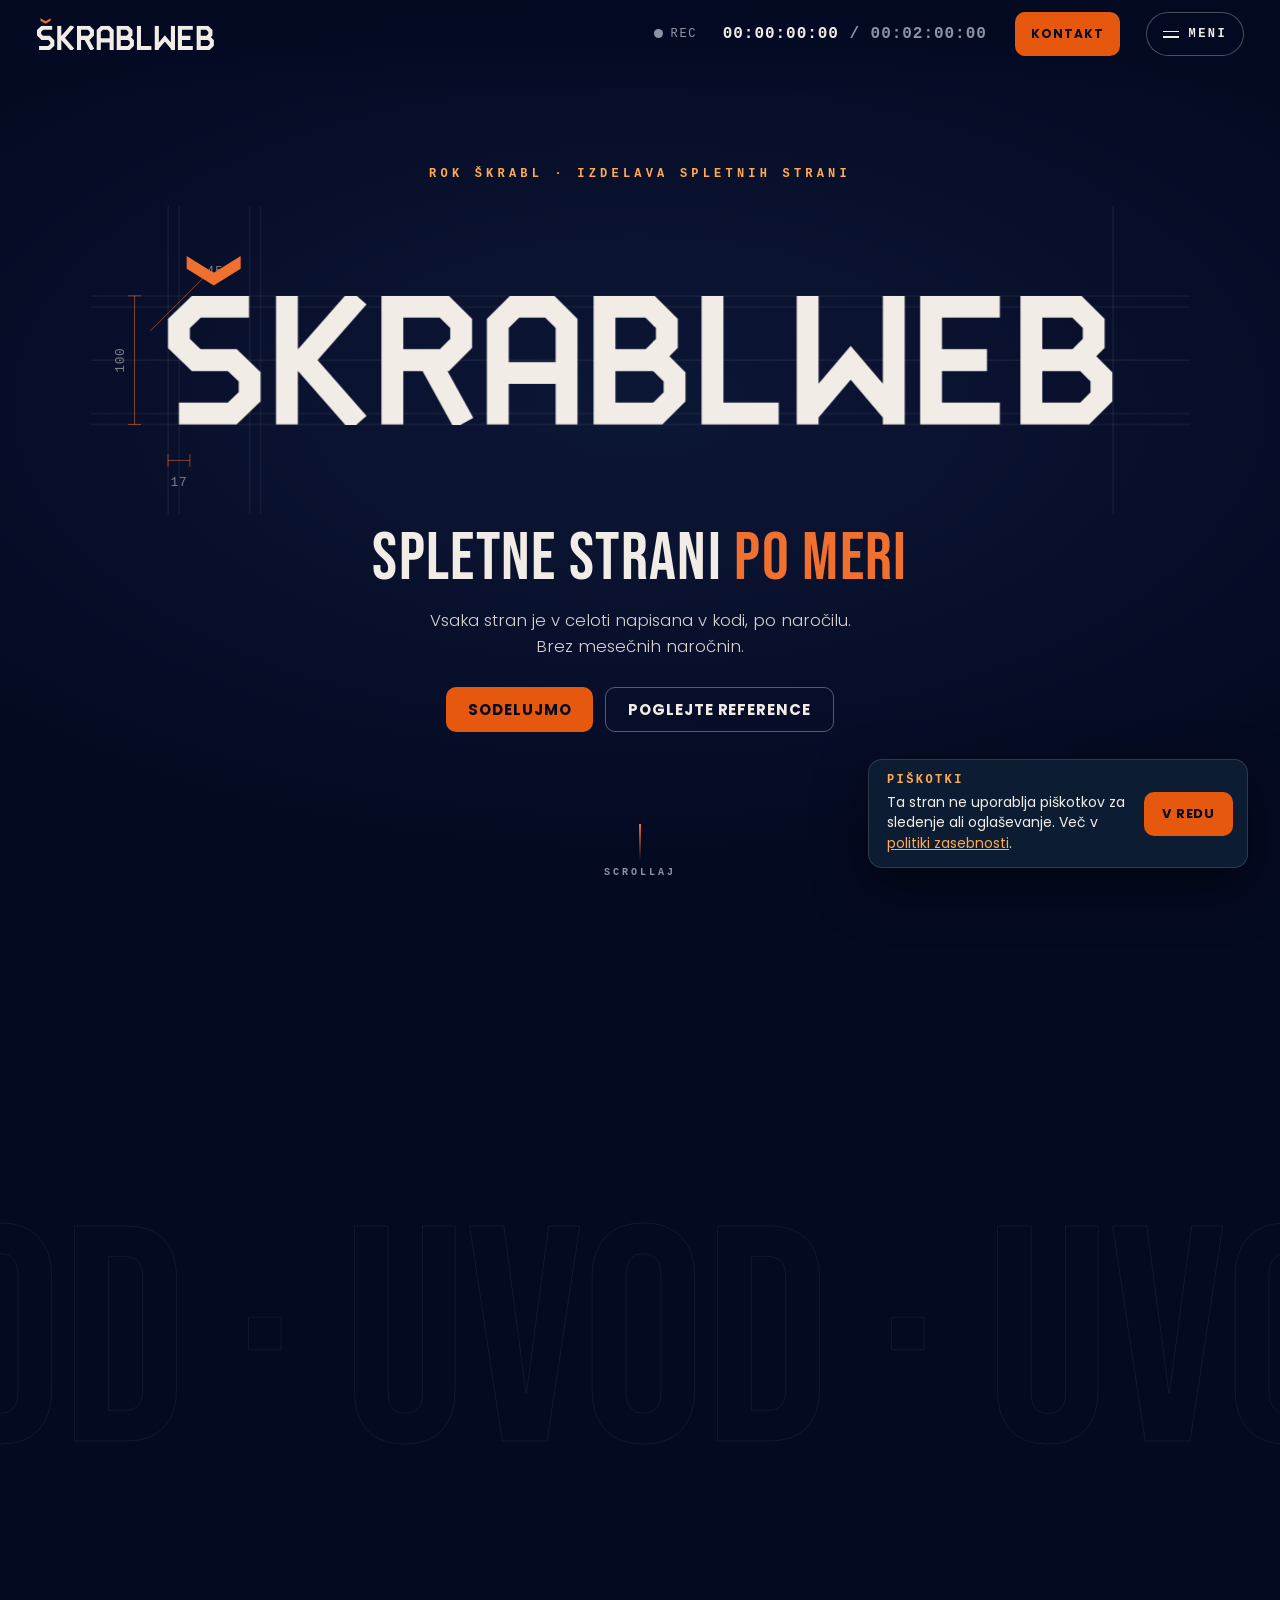
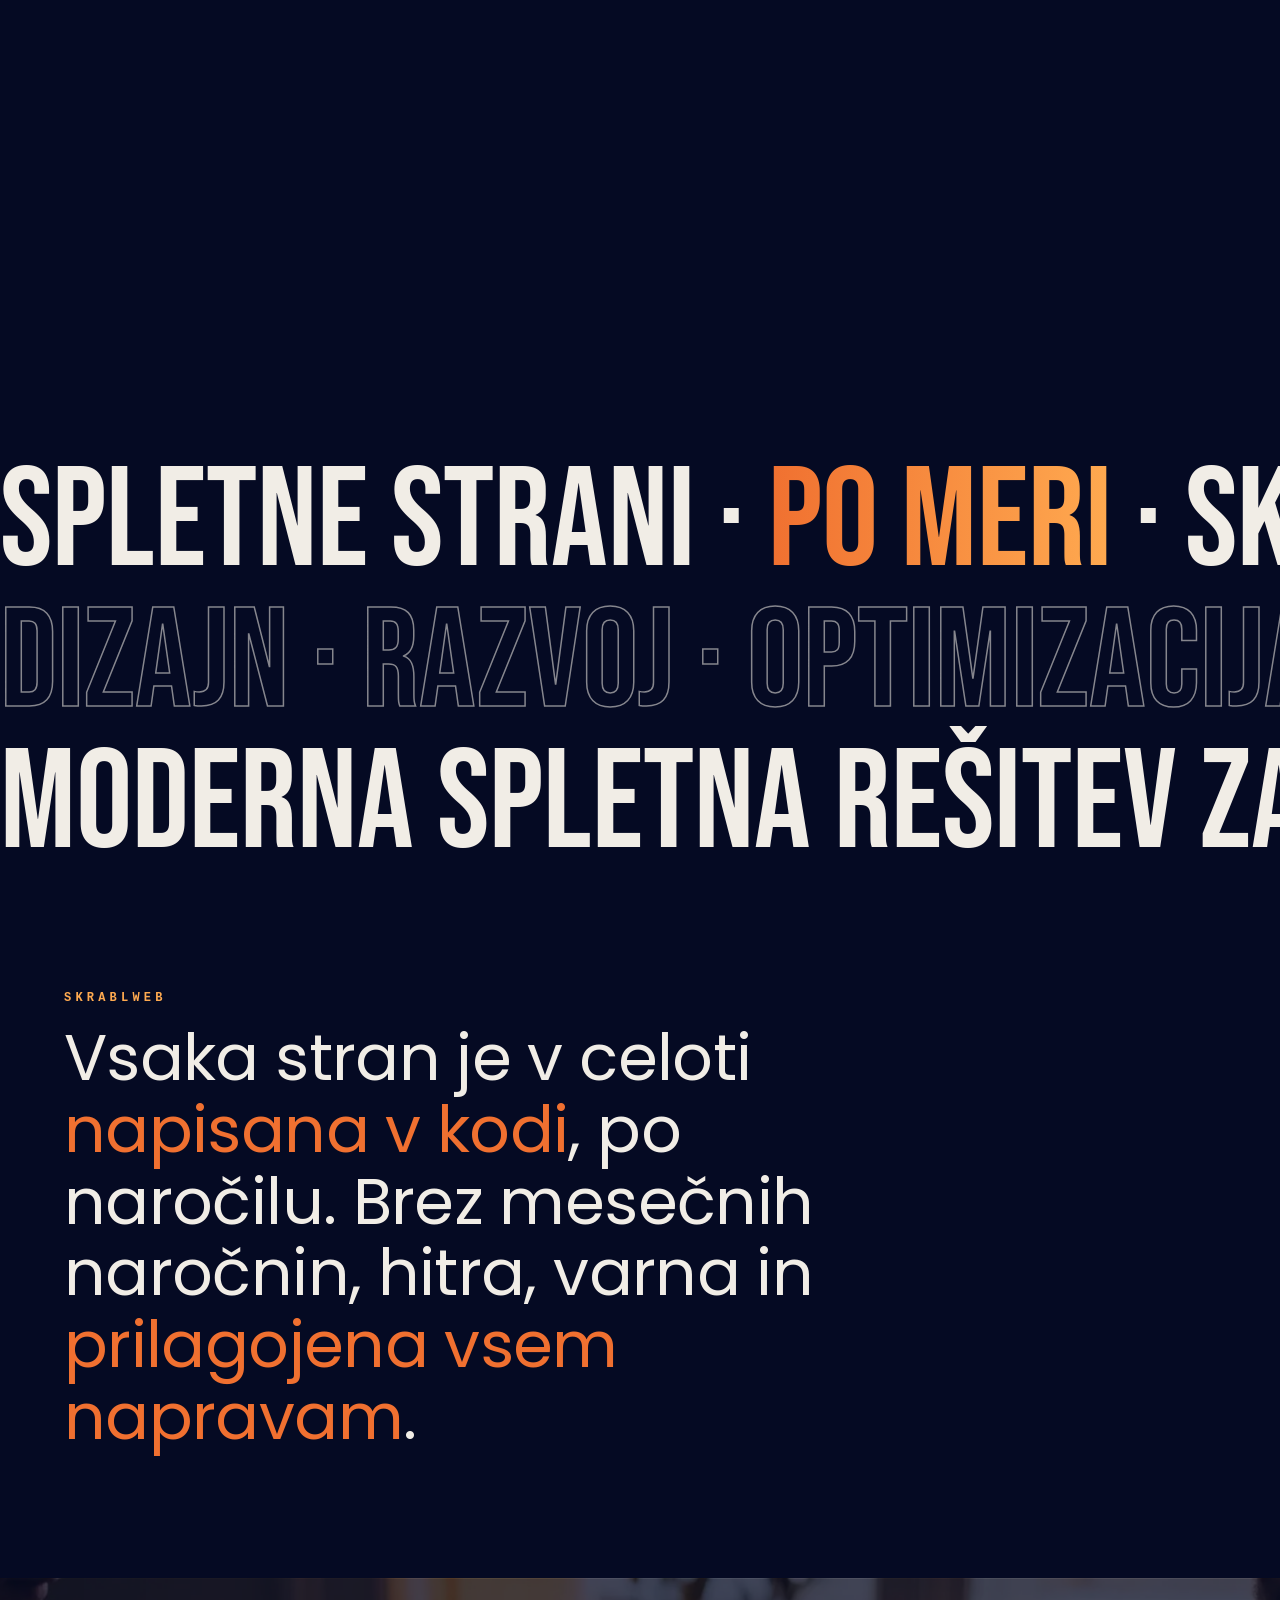
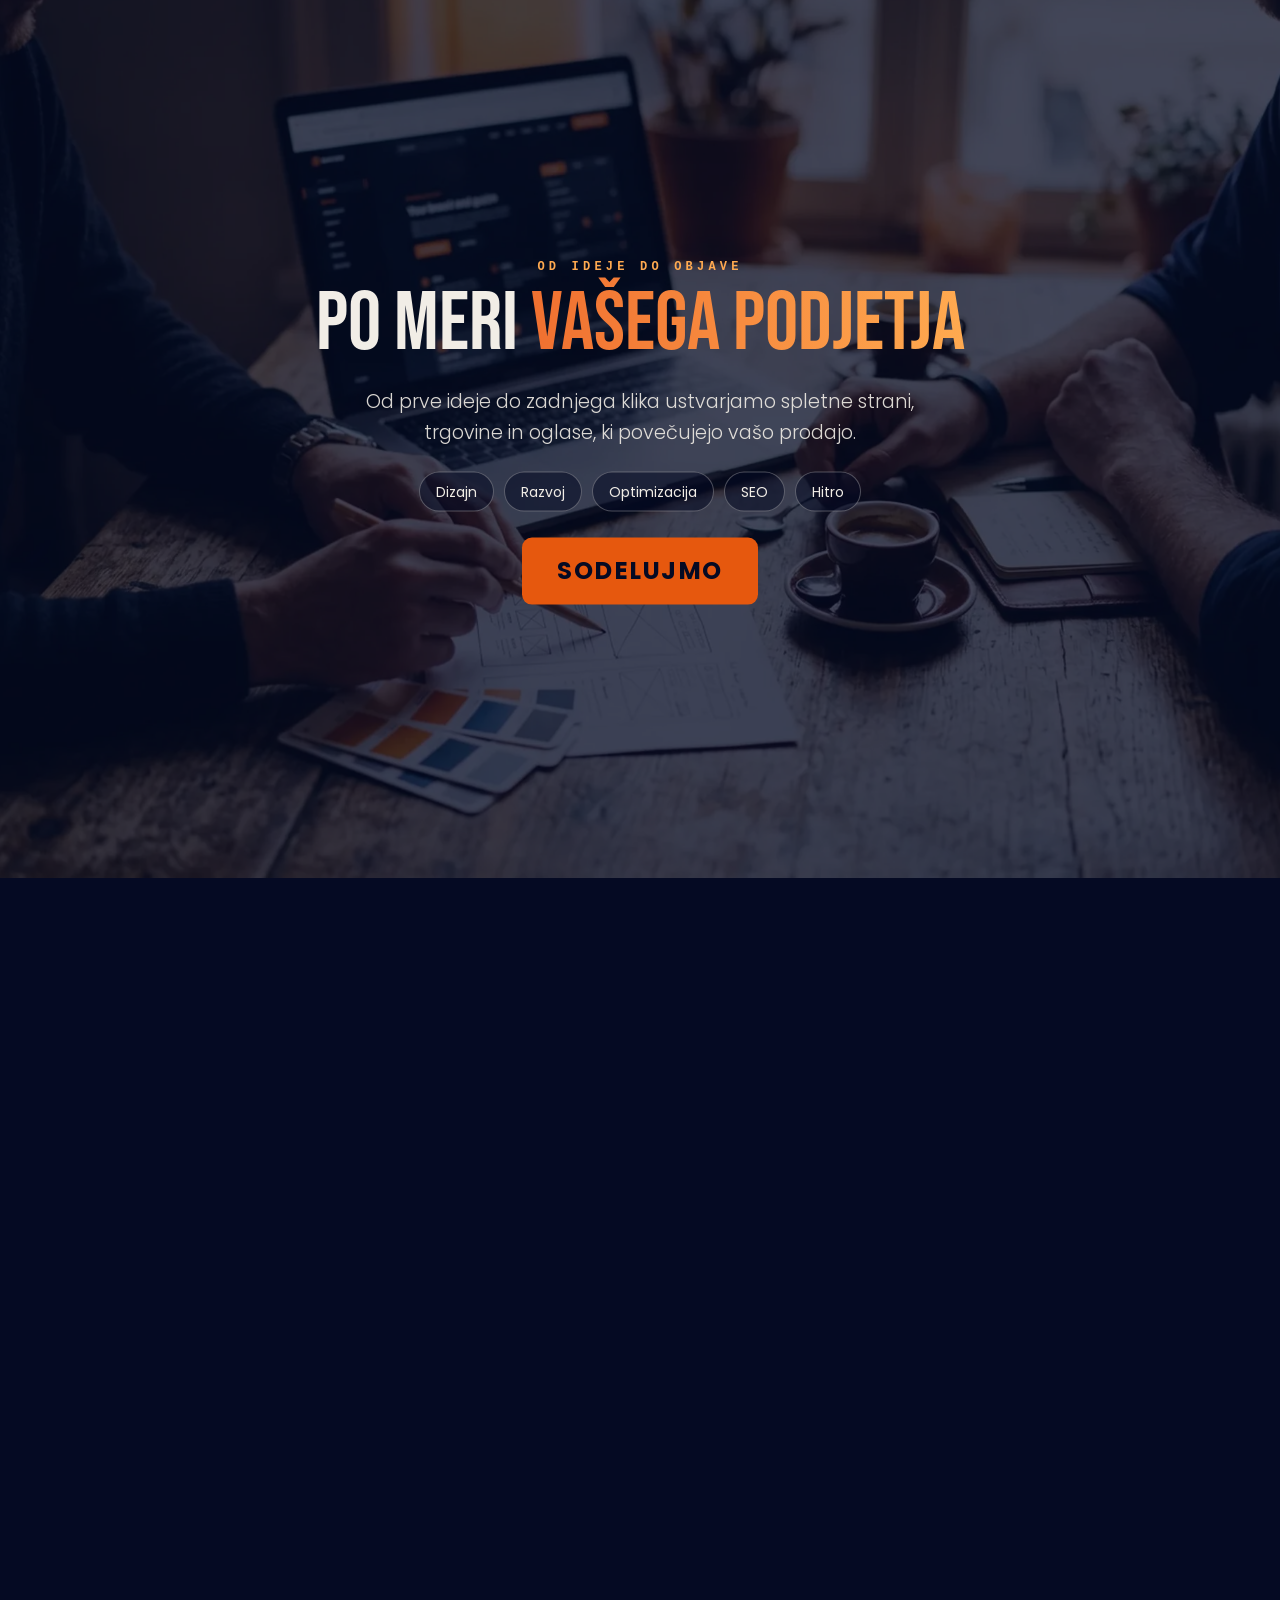
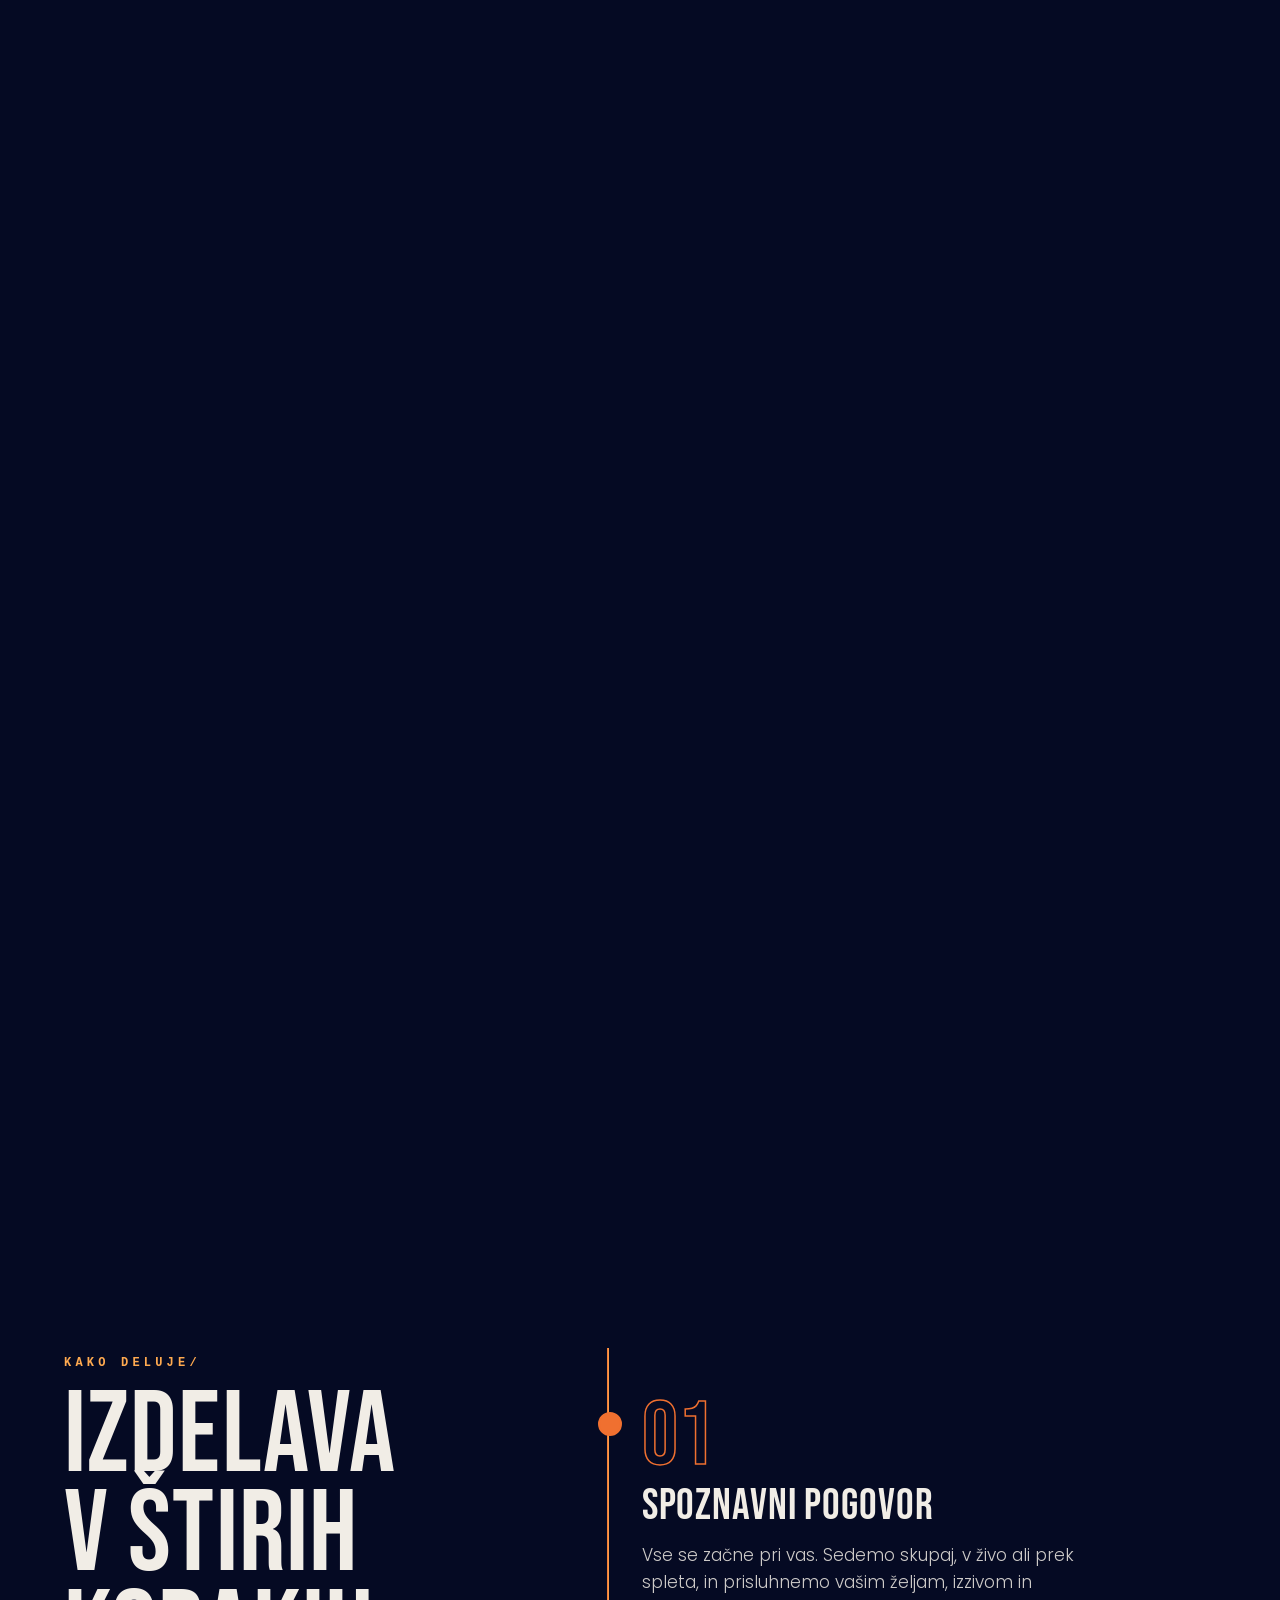
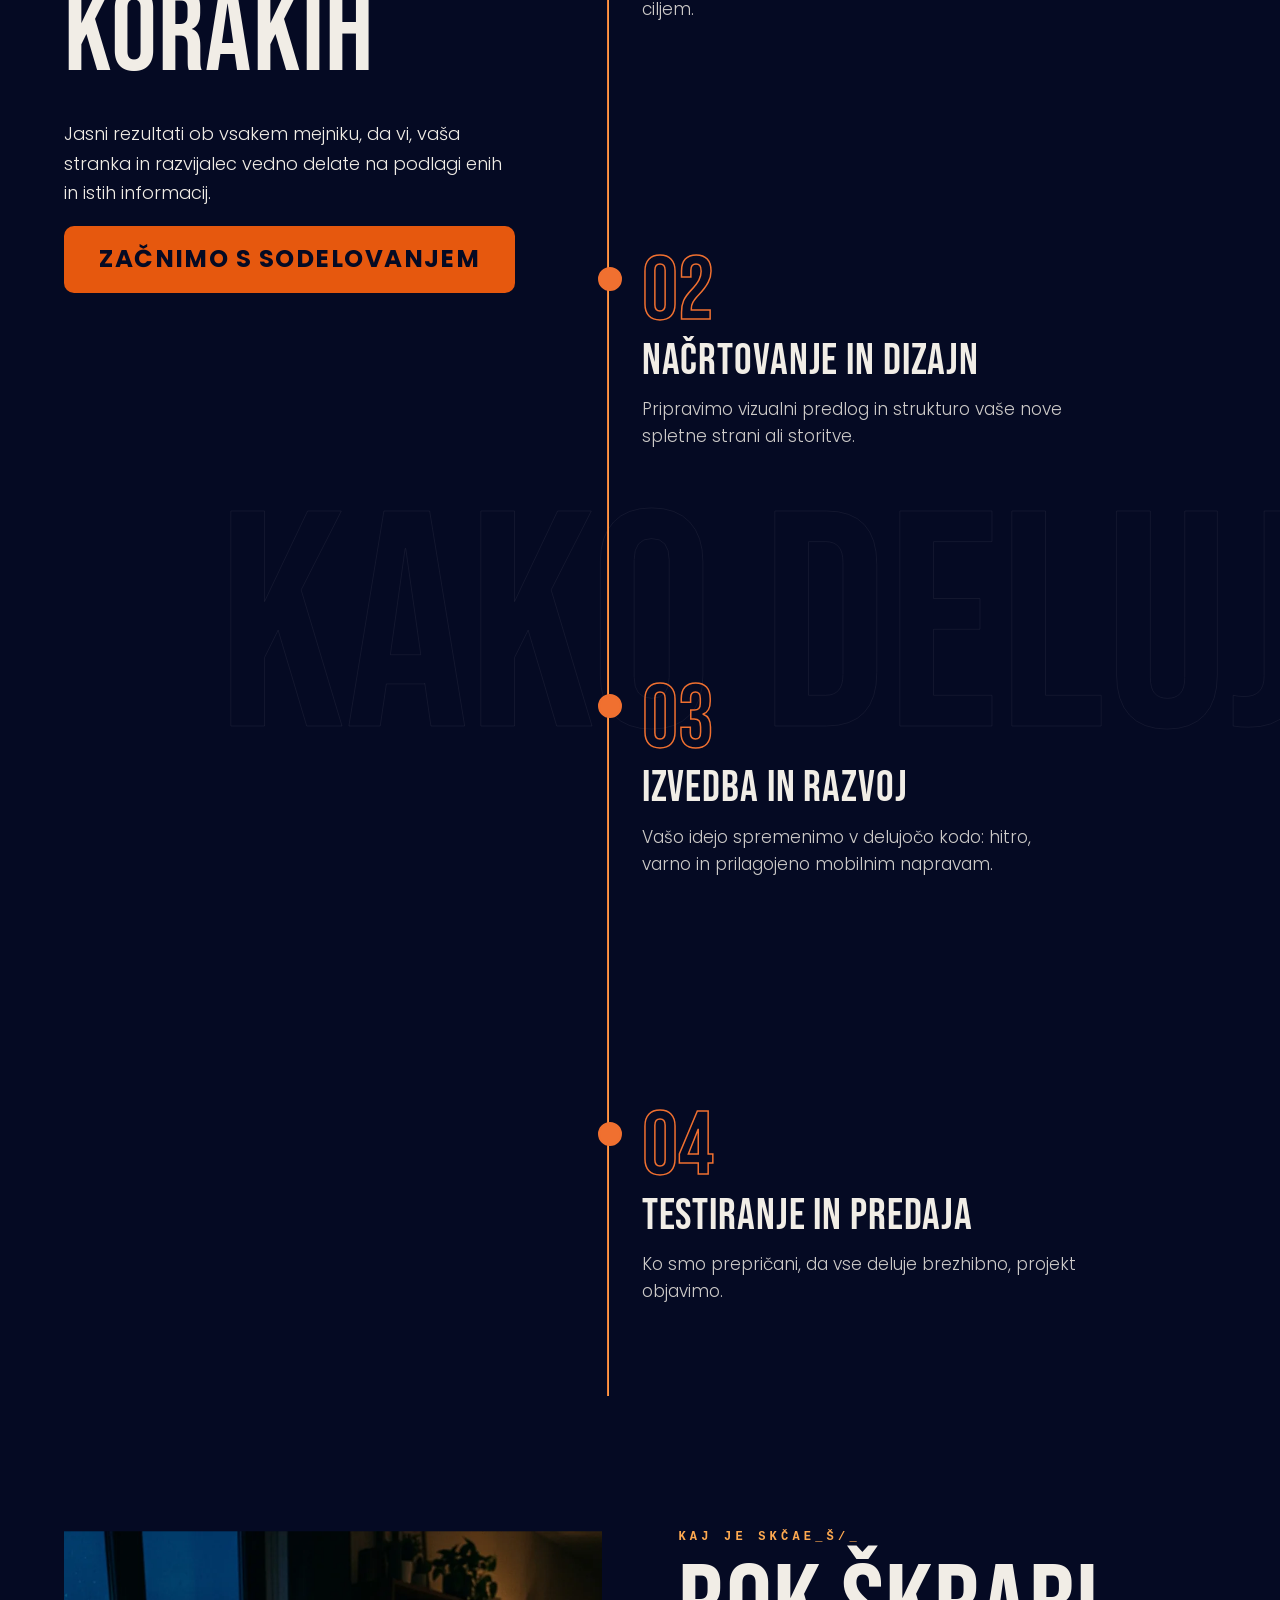
<file: index.html>
<!DOCTYPE html>
<html lang="sl">
<head>
<meta charset="UTF-8">
<meta name="viewport" content="width=device-width, initial-scale=1, viewport-fit=cover">
<title>Izdelava spletnih strani Ljubljana | SKRABLWEB</title>
<meta name="description" content="Izdelava spletnih strani po meri v Ljubljani in po Sloveniji. Napisane v kodi, hitre, prilagojene mobilnim napravam in brez mesečnih naročnin. Od 150 €.">
<link rel="canonical" href="https://skrablweb.si/">
<meta property="og:type" content="website">
<meta property="og:locale" content="sl_SI">
<meta property="og:site_name" content="SKRABLWEB">
<meta property="og:title" content="Izdelava spletnih strani Ljubljana | SKRABLWEB">
<meta property="og:description" content="Izdelava spletnih strani po meri v Ljubljani in po Sloveniji. Napisane v kodi, hitre, prilagojene mobilnim napravam in brez mesečnih naročnin. Od 150 €.">
<meta property="og:url" content="https://skrablweb.si/">
<meta property="og:image" content="https://skrablweb.si/img/og.jpg">
<meta property="og:image:width" content="1200">
<meta property="og:image:height" content="630">
<meta name="twitter:card" content="summary_large_image">
<script type="application/ld+json">{"@context":"https://schema.org","@graph":[{"@type":"ProfessionalService","@id":"https://skrablweb.si/#business","name":"SKRABLWEB","url":"https://skrablweb.si/","description":"SKRABLWEB izdeluje spletne strani po meri, napisane v kodi, za podjetja v Ljubljani in po vsej Sloveniji. Brez mesečnih naročnin.","logo":"https://skrablweb.si/img/apple-touch-icon.png","image":"https://skrablweb.si/img/og.jpg","telephone":"+386 30 239 005","email":"skrablrok1@gmail.com","priceRange":"od 150 €","address":{"@type":"PostalAddress","addressLocality":"Ljubljana","addressCountry":"SI"},"areaServed":[{"@type":"City","name":"Ljubljana"},{"@type":"Country","name":"Slovenija"}],"knowsAbout":["izdelava spletnih strani","SEO optimizacija","spletne trgovine","UI/UX dizajn"],"founder":{"@id":"https://skrablweb.si/#founder"},"hasOfferCatalog":{"@type":"OfferCatalog","name":"Storitve","itemListElement":[{"@type":"Offer","itemOffered":{"@type":"Service","name":"Izdelava spletnih strani","url":"https://skrablweb.si/stran.html"}},{"@type":"Offer","itemOffered":{"@type":"Service","name":"Izdelava spletnih trgovin","url":"https://skrablweb.si/trgovina.html"}},{"@type":"Offer","itemOffered":{"@type":"Service","name":"SEO optimizacija","url":"https://skrablweb.si/seo.html"}},{"@type":"Offer","itemOffered":{"@type":"Service","name":"UI/UX dizajn","url":"https://skrablweb.si/dizajn.html"}},{"@type":"Offer","itemOffered":{"@type":"Service","name":"Katalogi in fotografiranje izdelkov","url":"https://skrablweb.si/katalogi.html"}},{"@type":"Offer","itemOffered":{"@type":"Service","name":"Digitalni marketing","url":"https://skrablweb.si/marketing.html"}}]},"sameAs":["https://www.google.com/maps?cid=17969179730212070153","https://www.instagram.com/skrablweb/","https://www.tiktok.com/@skrablweb"],"hasMap":"https://www.google.com/maps?cid=17969179730212070153"},{"@type":"Person","@id":"https://skrablweb.si/#founder","name":"Rok Škrabl","jobTitle":"Spletni razvijalec","url":"https://skrablweb.si/#o_nas","worksFor":{"@id":"https://skrablweb.si/#business"}},{"@type":"WebSite","@id":"https://skrablweb.si/#website","url":"https://skrablweb.si/","name":"SKRABLWEB","inLanguage":"sl-SI","publisher":{"@id":"https://skrablweb.si/#business"}}]}</script>
<link rel="icon" href="/favicon.ico?v=2" sizes="48x48">
<link rel="icon" type="image/svg+xml" href="/img/skrablweb-ikona.svg?v=2">
<link rel="icon" type="image/png" sizes="192x192" href="/img/favicon-192.png?v=2">
<link rel="apple-touch-icon" href="/img/apple-touch-icon.png?v=2">
<link rel="manifest" href="/site.webmanifest?v=2">
<meta name="theme-color" content="#050a23">
<link rel="stylesheet" href="reel.css?v=202610091200">
</head>
<body data-dur="120">
<div id="stage">
  <canvas id="bg" aria-hidden="true"></canvas>
  <div id="world">
<div class="obj hero" style="display:none" data-shot data-x="0" data-y="0" data-z="-500" data-d="500" data-md="420" data-chapter="Uvod"><div class="eyebrow">SKRABLWEB predstavlja</div><p class="ab">Spletne strani<span class="gt">po meri</span></p><div class="hint">Scrollaj za predvajanje ↓</div></div>
<div class="obj tag ab" data-shot data-x="0" data-y="0" data-z="-2300" data-d="650" data-md="500">Dizajn <span class="dot">·</span> Razvoj <span class="dot">·</span> Optimizacija <span class="dot">·</span> SEO <span class="dot">·</span> Hitro<br><span class="gt">Moderna spletna rešitev za vaše podjetje</span></div>
<i class="fx" data-type="ico" data-z="-3100" data-r="460" data-mr="360"></i>
<div class="obj sect" data-shot data-x="0" data-y="-170" data-z="-4300" data-d="700" data-md="600" data-chapter="Reference" data-anchor="reference" data-my="-60" data-fy="0"><h2 class="ab">Reference</h2><p>Vsaka stran, ki je predstavljena, je v celoti narejena v kodi po naročilu. Brez potrebnega mesečnega plačila!</p></div>
<figure class="obj lap" data-shot data-x="420" data-y="0" data-z="-5900" data-ry="18" data-d="640" data-md="260" data-f="0.3" data-mx="30" data-mry="6" data-far="3200" data-mfar="1300"><img src="img/ref_manus.webp" alt="Manus Aurea — spletna stran" width="2100" height="1213" loading="lazy" decoding="async"><figcaption><span class=no>01</span><h3 class="ab">Manus Aurea</h3><p>Profesionalna stran za podjetje s področja športne terapije in masaž z elegantnimi barvami.</p><a class="btn ghost" href="https://manusaurea.com" target="_blank" rel="noopener">Ogled strani ↗</a><span class="dom">manusaurea.com</span></figcaption></figure>
<figure class="obj lap" data-shot data-x="-420" data-y="0" data-z="-7300" data-ry="-18" data-d="640" data-md="260" data-f="0.3" data-mx="-30" data-mry="-6" data-far="3200" data-mfar="1300"><img src="img/ref_matkom.webp" alt="Matkom — spletna stran" width="2100" height="1213" loading="lazy" decoding="async"><figcaption><span class=no>02</span><h3 class="ab">Matkom</h3><p>Čista in profesionalna spletna prezentacija z opisom storitev, mnenji strank in kontaktnim obrazcem.</p><a class="btn ghost" href="https://matkom.si" target="_blank" rel="noopener">Ogled strani ↗</a><span class="dom">matkom.si</span></figcaption></figure>
<figure class="obj lap" data-shot data-x="420" data-y="0" data-z="-8700" data-ry="18" data-d="640" data-md="260" data-f="0.3" data-mx="30" data-mry="6" data-far="3200" data-mfar="1300"><img src="img/ref_btinox.webp" alt="BTINOX — spletna stran" width="2100" height="1213" loading="lazy" decoding="async"><figcaption><span class=no>03</span><h3 class="ab">BTINOX</h3><p>Moderna predstavitvena stran za podjetje iz kovinske industrije s poudarkom na galeriji in storitvah.</p><a class="btn ghost" href="https://btinox.si" target="_blank" rel="noopener">Ogled strani ↗</a><span class="dom">btinox.si</span></figcaption></figure>
<figure class="obj lap" data-shot data-x="-420" data-y="0" data-z="-10100" data-ry="-18" data-d="640" data-md="260" data-f="0.3" data-mx="-30" data-mry="-6" data-far="3200" data-mfar="1300"><img src="img/ref_novak.webp" alt="Slikopleskarstvo Novak — spletna stran" width="2100" height="1213" loading="lazy" decoding="async"><figcaption><span class=no>04</span><h3 class="ab">Slikopleskarstvo Novak</h3><p>Spletna stran za pleskarsko podjetje s poudarkom na portfelju del in hitrim povpraševanjem.</p><a class="btn ghost" href="https://pleskarstvojozenovak.si" target="_blank" rel="noopener">Ogled strani ↗</a><span class="dom">pleskarstvojozenovak.si</span></figcaption></figure>
<figure class="obj lap" data-shot data-x="420" data-y="0" data-z="-11500" data-ry="18" data-d="640" data-md="260" data-f="0.3" data-mx="30" data-mry="6" data-far="3200" data-mfar="1300"><img src="img/ref_vipstroj.webp" alt="VIP STROJ — spletna stran" width="2100" height="1213" loading="lazy" decoding="async"><figcaption><span class=no>05</span><h3 class="ab">VIP STROJ</h3><p>Sodoben prikaz storitev podjetja z močnim, tehnično usmerjenim videzom in jasnim pozivom k dejanju.</p><a class="btn ghost" href="https://vipstroj.si" target="_blank" rel="noopener">Ogled strani ↗</a><span class="dom">vipstroj.si</span></figcaption></figure>
<div class="obj " data-shot data-x="0" data-y="0" data-z="-31200" data-d="2600" data-md="2200" data-f="0"></div>
<div class="obj endcard" data-shot data-x="0" data-y="-40" data-z="-31200" data-d="950" data-md="560" data-chapter="Kontakt"><h2 class="ab">Začnimo s <span class="gt">sodelovanjem</span></h2><p>Od prve ideje do zadnjega klika ustvarjamo spletne strani, trgovine in oglase, ki povečujejo vašo prodajo.</p><a class="btn" href="#kontakt-obr-vse">Sodelujmo</a><div class="hint">↓ Odjavna špica</div></div>
<i class="fx" data-type="floor" data-z="-31200" data-y="480"></i>
  </div>
</div>
<div class="vignette" aria-hidden="true"></div>

<header class="hud">
  <a class="logo" href="index.html" aria-label="SKRABLWEB domov"><img src="img/skrablweb-logo-temno-ozadje.svg" alt="SKRABLWEB" width="1486" height="280"></a>
  <div class="r">
    <span class="rec" aria-hidden="true">Rec</span>
    <span id="tc" aria-hidden="true">00:00:00:00 <span></span></span>
    <a class="kbtn" href="index.html#kontakt-obr-vse">Kontakt</a>
    <button class="mbtn" id="menuOpen" type="button" aria-expanded="false" aria-controls="menu"><i></i>Meni</button>
  </div>
</header>
<div class="lower" id="lower" aria-live="polite"><small id="lowerN">Poglavje 01</small><b id="lowerT">Uvod</b></div>
<div class="menu" id="menu" role="dialog" aria-modal="true" aria-label="Izbira scene" aria-hidden="true">
  <button class="mbtn close" id="menuClose" type="button">Zapri ✕</button>
  <div class="kicker">Izbira scene</div>
  <nav><a href="index.html" aria-current=page><span>00</span><b>Domov</b></a><a href="index.html#o_nas"><span>01</span><b>O meni</b></a><a href="stran.html"><span>02</span><b>Izdelava spletnih strani</b></a><a href="trgovina.html"><span>03</span><b>Izdelava spletne trgovine</b></a><a href="dizajn.html"><span>04</span><b>UI/UX dizajn</b></a><a href="katalogi.html"><span>05</span><b>Katalogi in fotografiranje</b></a><a href="seo.html"><span>06</span><b>SEO optimizacija</b></a><a href="marketing.html"><span>07</span><b>Digitalni marketing</b></a><a href="reference.html"><span>08</span><b>Reference</b></a><a href="index.html#cenik"><span>09</span><b>Cenik</b></a><a href="index.html#kontakt-obr-vse"><span>10</span><b>Kontakt</b></a></nav>
  <div class="contact"><a href="mailto:skrablrok1@gmail.com">skrablrok1@gmail.com</a> · <a href="tel:+38630239005">+386 30 239 005</a> · <a class="ig" href="https://www.instagram.com/skrablweb/" target="_blank" rel="noopener" aria-label="Instagram @skrablweb"><svg viewBox="0 0 24 24" fill="none" stroke="currentColor" stroke-width="2" stroke-linecap="round" aria-hidden="true"><rect x="3" y="3" width="18" height="18" rx="5"/><circle cx="12" cy="12" r="4"/><circle cx="17.5" cy="6.5" r=".6" fill="currentColor"/></svg></a> <a class="ig" href="https://www.tiktok.com/@skrablweb" target="_blank" rel="noopener" aria-label="TikTok @skrablweb"><svg viewBox="0 0 24 24" fill="currentColor" aria-hidden="true"><path d="M12.525.02c1.31-.02 2.61-.01 3.91-.02.08 1.53.63 3.09 1.75 4.17 1.12 1.11 2.7 1.62 4.24 1.79v4.03c-1.44-.05-2.89-.35-4.2-.97-.57-.26-1.1-.59-1.62-.93-.01 2.92.01 5.84-.02 8.75-.08 1.4-.54 2.79-1.35 3.94-1.31 1.92-3.58 3.17-5.91 3.21-1.43.08-2.86-.31-4.08-1.03-2.02-1.19-3.44-3.37-3.65-5.71-.02-.5-.03-1-.01-1.49.18-1.9 1.12-3.72 2.58-4.96 1.66-1.44 3.98-2.13 6.15-1.72.02 1.48-.04 2.96-.04 4.44-.99-.32-2.15-.23-3.02.37-.63.41-1.11 1.04-1.36 1.75-.21.51-.15 1.07-.14 1.61.24 1.64 1.82 3.02 3.5 2.87 1.12-.01 2.19-.66 2.77-1.61.19-.33.4-.67.41-1.06.1-1.79.06-3.57.07-5.36.01-4.03-.01-8.05.02-12.07z"/></svg></a></div>
</div>

<main id="main" aria-label="SKRABLWEB | Izdelava spletnih strani po meri">
<section class="flow hero-pin" id="uvod" data-chapter="Uvod">
  <div class="hstage" style="--hkmask:url(&quot;data:image/svg+xml;utf8,%3Csvg xmlns='http://www.w3.org/2000/svg' viewBox='-21 -31 42 23'%3E%3Cpath d='M-21,-31 L0,-18 L21,-31 L21,-21 L0,-8 L-21,-21 Z'/%3E%3C/svg%3E&quot;)">
    <h1 class="sr">SKRABLWEB · spletne strani po meri</h1>
    <div class="hwrap">
      <span class="kick hk-in">Rok Škrabl · izdelava spletnih strani</span>
      <svg class="hlogo" viewBox="-70 -80 875 250" aria-hidden="true">
  <defs><clipPath id="hclip"><rect x="-20" y="0" width="775" height="100"/></clipPath></defs>
  <g class="hgrid"><path d="M-60,0 H795"/><path d="M-60,8.5 H795"/><path d="M-60,50 H795"/><path d="M-60,91.5 H795"/><path d="M-60,100 H795"/><path d="M0,-70 V170"/><path d="M8.5,-70 V170"/><path d="M63.5,-70 V170"/><path d="M72,-70 V170"/><path d="M735,-70 V170"/></g><g class="hdims"><path d="M-26,0 V100 M-31,0 H-21 M-31,100 H-21"/><path d="M0,128 H17 M0,123 V133 M17,123 V133"/><path d="M-14,27.5 L27.5,-14"/><text x="-34" y="50" transform="rotate(-90 -34 50)" text-anchor="middle">100</text><text x="8.5" y="148" text-anchor="middle">17</text><text x="30" y="-16">45°</text></g>
  <g class="hletters" clip-path="url(#hclip)"><g class="hl" style="--i:0;--dx:-3.60"><path d="M63,8.5 H22 L8.5,21.5 V37 L22,50 H50 L63.5,63 V78.5 L50,91.5 H8.5" transform="translate(0.0,0)" pathLength="1"/></g><g class="hl" style="--i:1;--dx:-2.70"><path d="M8.5,0 V100 M64,1 L21,50 L64,99" transform="translate(84.0,0)" pathLength="1"/></g><g class="hl" style="--i:2;--dx:-1.80"><path d="M8.5,100 V8.5 H49 L62,21.5 V37 L49,50 H8.5 M37,50 L64,99" transform="translate(166.0,0)" pathLength="1"/></g><g class="hl" style="--i:3;--dx:-0.90"><path d="M8.5,100 V21.5 L21.5,8.5 H49 L62,21.5 V100 M8.5,60 H62" transform="translate(248.0,0)" pathLength="1"/></g><g class="hl" style="--i:4;--dx:0.00"><path d="M8.5,50 H50 L63,63 V78.5 L50,91.5 H8.5 V8.5 H44 L57,21.5 V37 L44,50" transform="translate(331.0,0)" pathLength="1"/></g><g class="hl" style="--i:5;--dx:0.90"><path d="M8.5,0 V91.5 H60" transform="translate(415.0,0)" pathLength="1"/></g><g class="hl" style="--i:6;--dx:1.80"><path d="M8.5,0 V100 M8.5,91.5 L42,52 L75.5,91.5 M75.5,100 V0" transform="translate(489.0,0)" pathLength="1"/></g><g class="hl" style="--i:7;--dx:2.70"><path d="M62,8.5 H8.5 V91.5 H62 M8.5,50 H52" transform="translate(585.0,0)" pathLength="1"/></g><g class="hl" style="--i:8;--dx:3.60"><path d="M8.5,50 H50 L63,63 V78.5 L50,91.5 H8.5 V8.5 H44 L57,21.5 V37 L44,50" transform="translate(663.0,0)" pathLength="1"/></g></g>
  <g class="hhk" style="--hx:35.50px"><path d="M-21,-31 L0,-18 L21,-31 L21,-21 L0,-8 L-21,-21 Z" transform="translate(35.50,0)"/></g>
</svg>
      <p class="hsub"><span class="w1">Spletne strani</span> <em>po meri</em></p>
      <p class="hlead">Vsaka stran je v celoti napisana v kodi, po naročilu. Brez mesečnih naročnin.</p>
      <div class="hcta"><a class="btn" href="#kontakt-obr-vse">Sodelujmo</a><a class="btn ghost" href="#reference">Poglejte reference</a></div>
    </div>
    <div class="hcue" aria-hidden="true"><i></i>Scrollaj</div>
    <div class="hbig" aria-hidden="true"></div>
  </div>
</section>
<div class="reel" data-a="1" data-b="7" aria-hidden="true"></div>
<section class="flow marquee" aria-hidden="true"><div class="mrow " data-dir="-1">Spletne strani · <span class="g">po meri</span> · SKRABLWEB · Spletne strani · <span class="g">po meri</span> · SKRABLWEB · Spletne strani · <span class="g">po meri</span> · SKRABLWEB · Spletne strani · <span class="g">po meri</span> · SKRABLWEB · </div><div class="mrow o" data-dir="1">Dizajn · Razvoj · Optimizacija · SEO · Hitro · Dizajn · Razvoj · Optimizacija · SEO · Hitro · Dizajn · Razvoj · Optimizacija · SEO · Hitro · Dizajn · Razvoj · Optimizacija · SEO · Hitro · </div><div class="mrow " data-dir="-1">Moderna spletna rešitev za <span class="g">vaše podjetje</span> · Moderna spletna rešitev za <span class="g">vaše podjetje</span> · Moderna spletna rešitev za <span class="g">vaše podjetje</span> · Moderna spletna rešitev za <span class="g">vaše podjetje</span> · </div></section>
<section class="flow statement">
  <div class="fwrap"><span class="kick">SKRABLWEB</span><p class="fillwords">Vsaka stran je v celoti <em>napisana v kodi</em>, po naročilu. Brez mesečnih naročnin, hitra, varna in <em>prilagojena vsem napravam</em>.</p></div>
</section>
<section class="flow zoom">
  <div class="zpin">
    <div class="zframe"><img src="img/sodelovanje.webp?v=2" alt="" width="1536" height="1024" loading="lazy" decoding="async"></div>
    <div class="ztext" aria-hidden="true"><span class="zl">Spletne</span><span class="zr">strani</span></div>
    <div class="zreveal"><span class="kick">Od ideje do objave</span><h2>Po meri <span class="gt">vašega podjetja</span></h2><p>Od prve ideje do zadnjega klika ustvarjamo spletne strani, trgovine in oglase, ki povečujejo vašo prodajo.</p><ul class="zl2"><li>Dizajn</li><li>Razvoj</li><li>Optimizacija</li><li>SEO</li><li>Hitro</li></ul><a class="btn" href="#kontakt-obr-vse">Sodelujmo</a></div>
  </div>
</section>
<section class="flow" id="proces" data-chapter="Kako delujem">
  <div class="fwrap pgrid">
    <div class="side"><span class="kick rv">Kako delujem</span><h2 class="fh rv" style="--d:.1s">Izdelava v štirih korakih</h2>
      <p class="fp rv" style="--d:.2s">Jasni rezultati ob vsakem mejniku, da vi, vaša stranka in razvijalec vedno delate na podlagi enih in istih informacij.</p>
      <a class="btn rv" style="--d:.3s" href="#kontakt-obr-vse">Začnimo s sodelovanjem</a></div>
    <div class="ptrack"><div class="pstep"><div class="n" data-n="01" aria-hidden="true"></div><h3>Spoznavni pogovor</h3><p>Vse se začne pri vas. Sedemo skupaj, v živo ali prek spleta, in prisluhnemo vašim željam, izzivom in ciljem.</p></div><div class="pstep"><div class="n" data-n="02" aria-hidden="true"></div><h3>Načrtovanje in dizajn</h3><p>Pripravimo vizualni predlog in strukturo vaše nove spletne strani ali storitve.</p></div><div class="pstep"><div class="n" data-n="03" aria-hidden="true"></div><h3>Izvedba in razvoj</h3><p>Vašo idejo spremenimo v delujočo kodo: hitro, varno in prilagojeno mobilnim napravam.</p></div><div class="pstep"><div class="n" data-n="04" aria-hidden="true"></div><h3>Testiranje in predaja</h3><p>Ko smo prepričani, da vse deluje brezhibno, projekt objavimo.</p></div></div>
  </div>
</section>
<section class="flow" id="o_nas" data-chapter="O meni">
  <div class="fwrap split">
    <div class="fimg" data-par=".12"><img class="rv" src="img/onas.webp?v=2" alt="Delovni prostor SKRABLWEB: prenosnik in monitor s spletnimi stranmi" width="928" height="1113" loading="lazy" decoding="async"></div>
    <div>
      <span class="kick rv">Kaj je SKRABLWEB</span>
      <h2 class="fh rv" style="--d:.1s">Rok Škrabl</h2>
      <p class="fp rv" style="--d:.15s">Sem dijak Srednje šole tehniških strok Šiška in se že približno eno leto ukvarjam z izdelovanjem spletnih strani.</p>
      <p class="fp rv" style="--d:.2s">Od mene lahko pričakujete natančnost, prilagodljivost in komunikativnost. Vsaka stran je narejena po naročilu in željah, prilagojena vsem zaslonom in osnovno optimizirana za iskalnike.</p>
      <div class="price-row rv" style="--d:.25s">
        <div><b><span data-count="150">150</span><sup>€</sup></b><span>začetna cena spletne strani</span></div>
        <div><b>0<sup>€</sup></b><span>mesečnih naročnin</span></div>
        <div><b><span data-count="100">100</span><sup>%</sup></b><span>napisano v kodi po naročilu</span></div>
      </div>
      <p class="fp rv" style="--d:.3s">Najprej se s stranko slišim po telefonu ali v živo, da mi pove svoje želje za izgled strani. Ko je stranki dizajn všeč, začnem programirati.</p>
      <span class="pill rv" style="--d:.35s">Delam izključno preko študentskega servisa</span>
    </div>
  </div>
</section>
<section class="flow" id="storitve" data-chapter="Storitve">
  <div class="fwrap">
    <span class="kick rv">Storitve</span><h2 class="fh rv" style="--d:.1s">Vse za vašo spletno prisotnost</h2>
    <div class="sgrid"><a class="scard rv" style="--d:0.00s" href="stran.html"><span class="ic">01 / 06</span><h3>Spletne strani</h3><p>Tehnično optimizirane, varne in prilagojene mobilnim napravam.</p><span class="more">Več →</span></a><a class="scard rv" style="--d:0.12s" href="trgovina.html"><span class="ic">02 / 06</span><h3>Spletne trgovine</h3><p>Od prvega klika do zaključenega nakupa, brez zapletov.</p><span class="more">Več →</span></a><a class="scard rv" style="--d:0.24s" href="dizajn.html"><span class="ic">03 / 06</span><h3>UI/UX dizajn</h3><p>Vizualna podoba, ki temelji na psihologiji barv in tipografiji.</p><span class="more">Več →</span></a><a class="scard rv" style="--d:0.00s" href="katalogi.html"><span class="ic">04 / 06</span><h3>Katalogi in fotografiranje</h3><p>Od pritiska na sprožilec do oddaje datotek v tiskarno.</p><span class="more">Več →</span></a><a class="scard rv" style="--d:0.12s" href="seo.html"><span class="ic">05 / 06</span><h3>SEO optimizacija</h3><p>Višje v Googlu in več organskega obiska brez plačanih klikov.</p><span class="more">Več →</span></a><a class="scard rv" style="--d:0.24s" href="marketing.html"><span class="ic">06 / 06</span><h3>Digitalni marketing</h3><p>Vaša ponudba pred ljudmi, ki jo v tem trenutku iščejo.</p><span class="more">Več →</span></a></div>
  </div>
</section>
<section class="flow" id="cenik" data-chapter="Cenik">
  <div class="fwrap">
    <span class="kick rv">Cenik</span><h2 class="fh rv" style="--d:.1s">Izberite paket</h2>
    <p class="fp rv" style="--d:.15s">Enkratno plačilo, brez mesečnih naročnin. Vsaka stran je napisana v kodi in prilagojena vsem napravam.</p>
    <div class="pgrid3">
      <article class="scard pcard rv" style="--d:0s">
        <span class="ic">01 / 03 · Ena stran</span>
        <h3>Vizitka</h3>
        <div class="pprice"><b><span data-count="150">150</span><sup>€</sup></b></div>
        <p>Ena stran z naslovno (hero) sekcijo: hitra in pregledna predstavitev vašega podjetja.</p>
        <ul class="plist"><li>1 stran, samo hero sekcija</li><li>Prilagojena vsem napravam</li><li>Osnovna optimizacija za iskalnike</li><li>Brez mesečnih naročnin</li></ul>
        <a class="btn ghost" href="#kontakt-obr-vse" data-paket="Vizitka – ena stran (150 €)" data-sv="sv1">Izberi paket</a>
      </article>
      <article class="scard pcard rv" style="--d:.12s">
        <span class="ic">02 / 03 · Do 5 podstrani</span>
        <h3>Predstavitvena stran</h3>
        <div class="pprice"><small>od</small><b><span data-count="500">500</span><sup>€</sup></b></div>
        <p>Pregledna spletna stran z do petimi podstranmi in osnovnim, čistim dizajnom.</p>
        <ul class="plist"><li>Do 5 podstrani</li><li>Osnovni dizajn</li><li class="no">Brez scroll animacij in 3D objektov</li><li>Prilagojena vsem napravam</li><li>Osnovna optimizacija za iskalnike</li></ul>
        <a class="btn ghost" href="#kontakt-obr-vse" data-paket="Predstavitvena stran – do 5 podstrani (od 500 €)" data-sv="sv1">Izberi paket</a>
      </article>
      <article class="scard pcard hot rv" style="--d:.24s">
        <span class="ic">03 / 03 · Po meri</span>
        <h3>Stran ali trgovina po meri</h3>
        <div class="pprice"><b class="txt">Po dogovoru</b></div>
        <p>Personalizirana spletna stran ali spletna trgovina, oblikovana od začetka samo za vas.</p>
        <ul class="plist"><li>Spletna stran ali spletna trgovina</li><li>Dizajn po meri in osebni pristop</li><li>Scroll animacije in 3D, kot na tej strani</li><li>Število podstrani po dogovoru</li></ul>
        <a class="btn" href="#kontakt-obr-vse" data-paket="Stran ali trgovina po meri (po dogovoru)">Pošlji povpraševanje</a>
      </article>
    </div>
    <p class="pnote rv"><b>+</b><span><strong>Dodatno po dogovoru:</strong> vse, kar želite dodati izbranemu paketu (na primer več podstrani, dodatne slike in fotografije, dodatne funkcije), se zaračuna dodatno.</span></p>
  </div>
</section>
<div class="reel" data-a="8" data-b="9" aria-hidden="true"></div>
</main>

<section id="credits">
  <div class="cwrap">
    <div>
      <div class="kicker">Odjavna špica</div>
      <h2>Posnemiva vašo spletno stran.</h2>
    </div>
    <dl class="roll">
      <div><dt>Režija, dizajn in koda</dt><i></i><dd>Rok Škrabl</dd></div>
      <div><dt>Produkcija</dt><i></i><dd>SKRABLWEB</dd></div>
      <div><dt>E-pošta</dt><i></i><dd><a href="mailto:skrablrok1@gmail.com">skrablrok1@gmail.com</a></dd></div><div><dt>Telefon</dt><i></i><dd><a href="tel:+38630239005">+386 30 239 005</a></dd></div><div><dt>Instagram</dt><i></i><dd><a class="ig" href="https://www.instagram.com/skrablweb/" target="_blank" rel="noopener" aria-label="Instagram @skrablweb"><svg viewBox="0 0 24 24" fill="none" stroke="currentColor" stroke-width="2" stroke-linecap="round" aria-hidden="true"><rect x="3" y="3" width="18" height="18" rx="5"/><circle cx="12" cy="12" r="4"/><circle cx="17.5" cy="6.5" r=".6" fill="currentColor"/></svg></a></dd></div><div><dt>TikTok</dt><i></i><dd><a class="ig" href="https://www.tiktok.com/@skrablweb" target="_blank" rel="noopener" aria-label="TikTok @skrablweb"><svg viewBox="0 0 24 24" fill="currentColor" aria-hidden="true"><path d="M12.525.02c1.31-.02 2.61-.01 3.91-.02.08 1.53.63 3.09 1.75 4.17 1.12 1.11 2.7 1.62 4.24 1.79v4.03c-1.44-.05-2.89-.35-4.2-.97-.57-.26-1.1-.59-1.62-.93-.01 2.92.01 5.84-.02 8.75-.08 1.4-.54 2.79-1.35 3.94-1.31 1.92-3.58 3.17-5.91 3.21-1.43.08-2.86-.31-4.08-1.03-2.02-1.19-3.44-3.37-3.65-5.71-.02-.5-.03-1-.01-1.49.18-1.9 1.12-3.72 2.58-4.96 1.66-1.44 3.98-2.13 6.15-1.72.02 1.48-.04 2.96-.04 4.44-.99-.32-2.15-.23-3.02.37-.63.41-1.11 1.04-1.36 1.75-.21.51-.15 1.07-.14 1.61.24 1.64 1.82 3.02 3.5 2.87 1.12-.01 2.19-.66 2.77-1.61.19-.33.4-.67.41-1.06.1-1.79.06-3.57.07-5.36.01-4.03-.01-8.05.02-12.07z"/></svg></a></dd></div>
      <div><dt>Cena</dt><i></i><dd>Od 150 € naprej</dd></div>
      <div><dt>Sodelovanje</dt><i></i><dd>Preko študentskega servisa</dd></div>
    </dl>
    <div id="kontakt-obr-vse">
    <form action="https://script.google.com/macros/s/AKfycbxkbk6hV0FhECJ8jDZBWPV7NgUFUKklgz_weyBZQnxbq4j377aw5rvHMhEBGLHhSULS/exec" method="POST" id="form">
      <input type="checkbox" name="botcheck" class="hp" tabindex="-1" autocomplete="off" aria-hidden="true">
      <h3>Kontakt</h3>
      <div class="fld"><label for="ime">Ime</label><input id="ime" name="ime" type="text" placeholder="Vaše ime" autocomplete="given-name" required></div>
      <div class="fld"><label for="priimek">Priimek</label><input id="priimek" name="priimek" type="text" placeholder="Vaš priimek" autocomplete="family-name" required></div>
      <div class="fld"><label for="email">E-pošta</label><input id="email" name="email" type="email" placeholder="vas@email.com" autocomplete="email" required></div>
      <div class="fld"><label for="telefon">Telefon</label><input id="telefon" name="telefon" type="tel" placeholder="041 000 000" autocomplete="tel"></div>
      <fieldset><legend class="lg">Storitve</legend><label class="chk"><input id="sv0" type="checkbox" name="storitve" value="Grafično oblikovanje"><span>Grafično oblikovanje</span></label><label class="chk"><input id="sv1" type="checkbox" name="storitve" value="Izdelava spletne strani"><span>Spletna stran</span></label><label class="chk"><input id="sv2" type="checkbox" name="storitve" value="Izdelava spletne trgovine"><span>Spletna trgovina</span></label><label class="chk"><input id="sv3" type="checkbox" name="storitve" value="SEO optimizacija"><span>SEO optimizacija</span></label><label class="chk"><input id="sv4" type="checkbox" name="storitve" value="Oglaševanje"><span>Oglaševanje</span></label><label class="chk"><input id="sv5" type="checkbox" name="storitve" value="Brošura s fotografiranjem"><span>Brošura s fotografiranjem</span></label></fieldset>
      <fieldset class="pak" id="paket"><legend class="lg">Izbrani paket</legend><label class="chk"><input id="pk0" type="radio" name="paket" value="" checked><span>Še ne vem</span></label><label class="chk"><input id="pk1" type="radio" name="paket" value="Vizitka – ena stran (150 €)"><span>Vizitka · 150 €</span></label><label class="chk"><input id="pk2" type="radio" name="paket" value="Predstavitvena stran – do 5 podstrani (od 500 €)"><span>Predstavitvena · od 500 €</span></label><label class="chk"><input id="pk3" type="radio" name="paket" value="Stran ali trgovina po meri (po dogovoru)"><span>Po meri · po dogovoru</span></label></fieldset>
      <div class="fld w"><label for="sporocilo">Sporočilo</label><textarea id="sporocilo" name="sporocilo" rows="5" placeholder="Opišite vaše želje..." required></textarea></div>
      <div class="send"><button class="btn" type="submit">Pošlji povpraševanje</button><span id="fmsg" role="status"></span></div>
      <p class="fnote">Vaše podatke uporabim samo za odgovor na povpraševanje. Več v <a href="zasebnost.html">politiki zasebnosti</a>.</p>
    </form>
    </div>
    <footer><img src="img/skrablweb-logo-temno-ozadje.svg" alt="SKRABLWEB" width="1486" height="280" loading="lazy"><nav><a href="index.html#o_nas">O meni</a> <a href="index.html#storitve">Storitve</a> <a href="index.html#cenik">Cenik</a> <a href="reference.html">Reference</a> <a href="index.html#kontakt-obr-vse">Kontakt</a> <a href="zasebnost.html">Zasebnost</a> <a class="ig" href="https://www.instagram.com/skrablweb/" target="_blank" rel="noopener" aria-label="Instagram @skrablweb"><svg viewBox="0 0 24 24" fill="none" stroke="currentColor" stroke-width="2" stroke-linecap="round" aria-hidden="true"><rect x="3" y="3" width="18" height="18" rx="5"/><circle cx="12" cy="12" r="4"/><circle cx="17.5" cy="6.5" r=".6" fill="currentColor"/></svg></a> <a class="ig" href="https://www.tiktok.com/@skrablweb" target="_blank" rel="noopener" aria-label="TikTok @skrablweb"><svg viewBox="0 0 24 24" fill="currentColor" aria-hidden="true"><path d="M12.525.02c1.31-.02 2.61-.01 3.91-.02.08 1.53.63 3.09 1.75 4.17 1.12 1.11 2.7 1.62 4.24 1.79v4.03c-1.44-.05-2.89-.35-4.2-.97-.57-.26-1.1-.59-1.62-.93-.01 2.92.01 5.84-.02 8.75-.08 1.4-.54 2.79-1.35 3.94-1.31 1.92-3.58 3.17-5.91 3.21-1.43.08-2.86-.31-4.08-1.03-2.02-1.19-3.44-3.37-3.65-5.71-.02-.5-.03-1-.01-1.49.18-1.9 1.12-3.72 2.58-4.96 1.66-1.44 3.98-2.13 6.15-1.72.02 1.48-.04 2.96-.04 4.44-.99-.32-2.15-.23-3.02.37-.63.41-1.11 1.04-1.36 1.75-.21.51-.15 1.07-.14 1.61.24 1.64 1.82 3.02 3.5 2.87 1.12-.01 2.19-.66 2.77-1.61.19-.33.4-.67.41-1.06.1-1.79.06-3.57.07-5.36.01-4.03-.01-8.05.02-12.07z"/></svg></a></nav><span>© 2026 SKRABLWEB · Internetne storitve</span></footer>
  </div>
</section>
<script src="reel.js?v=202610070300"></script>
</body>
</html>
</file>
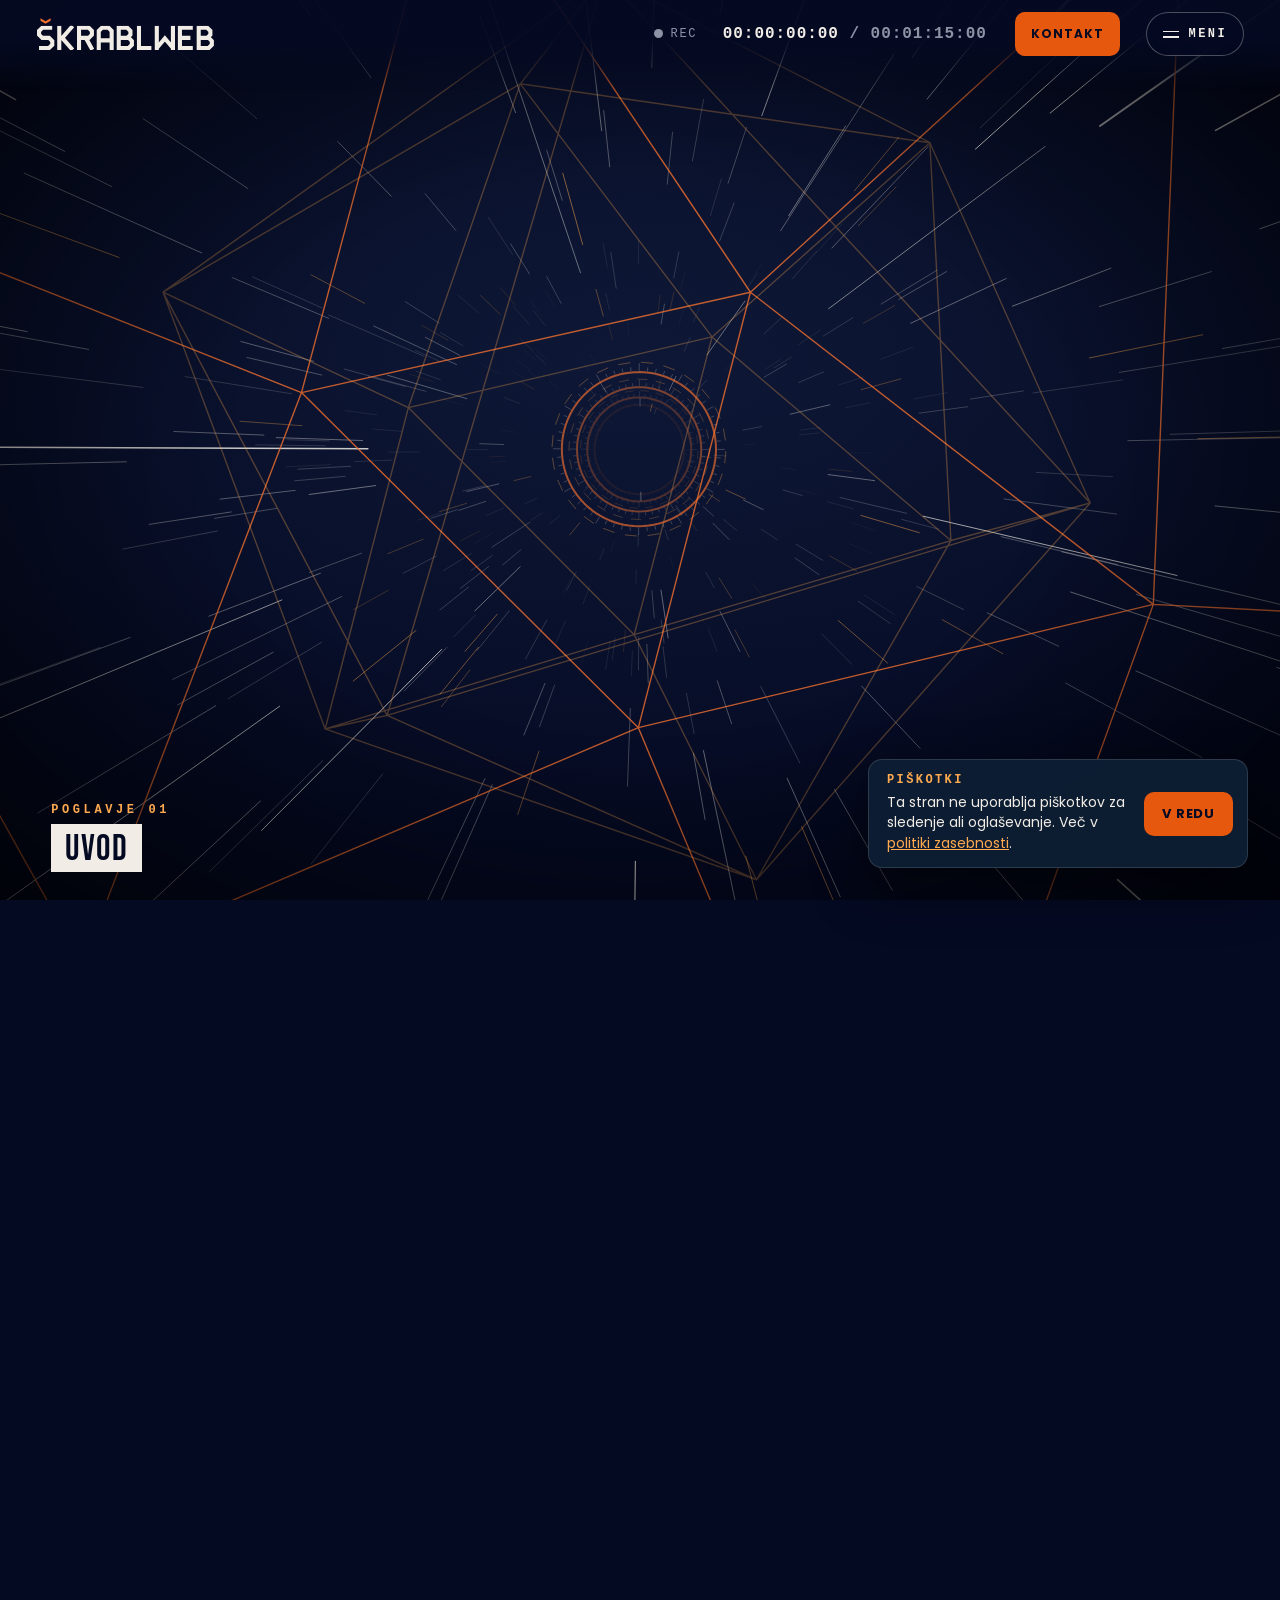
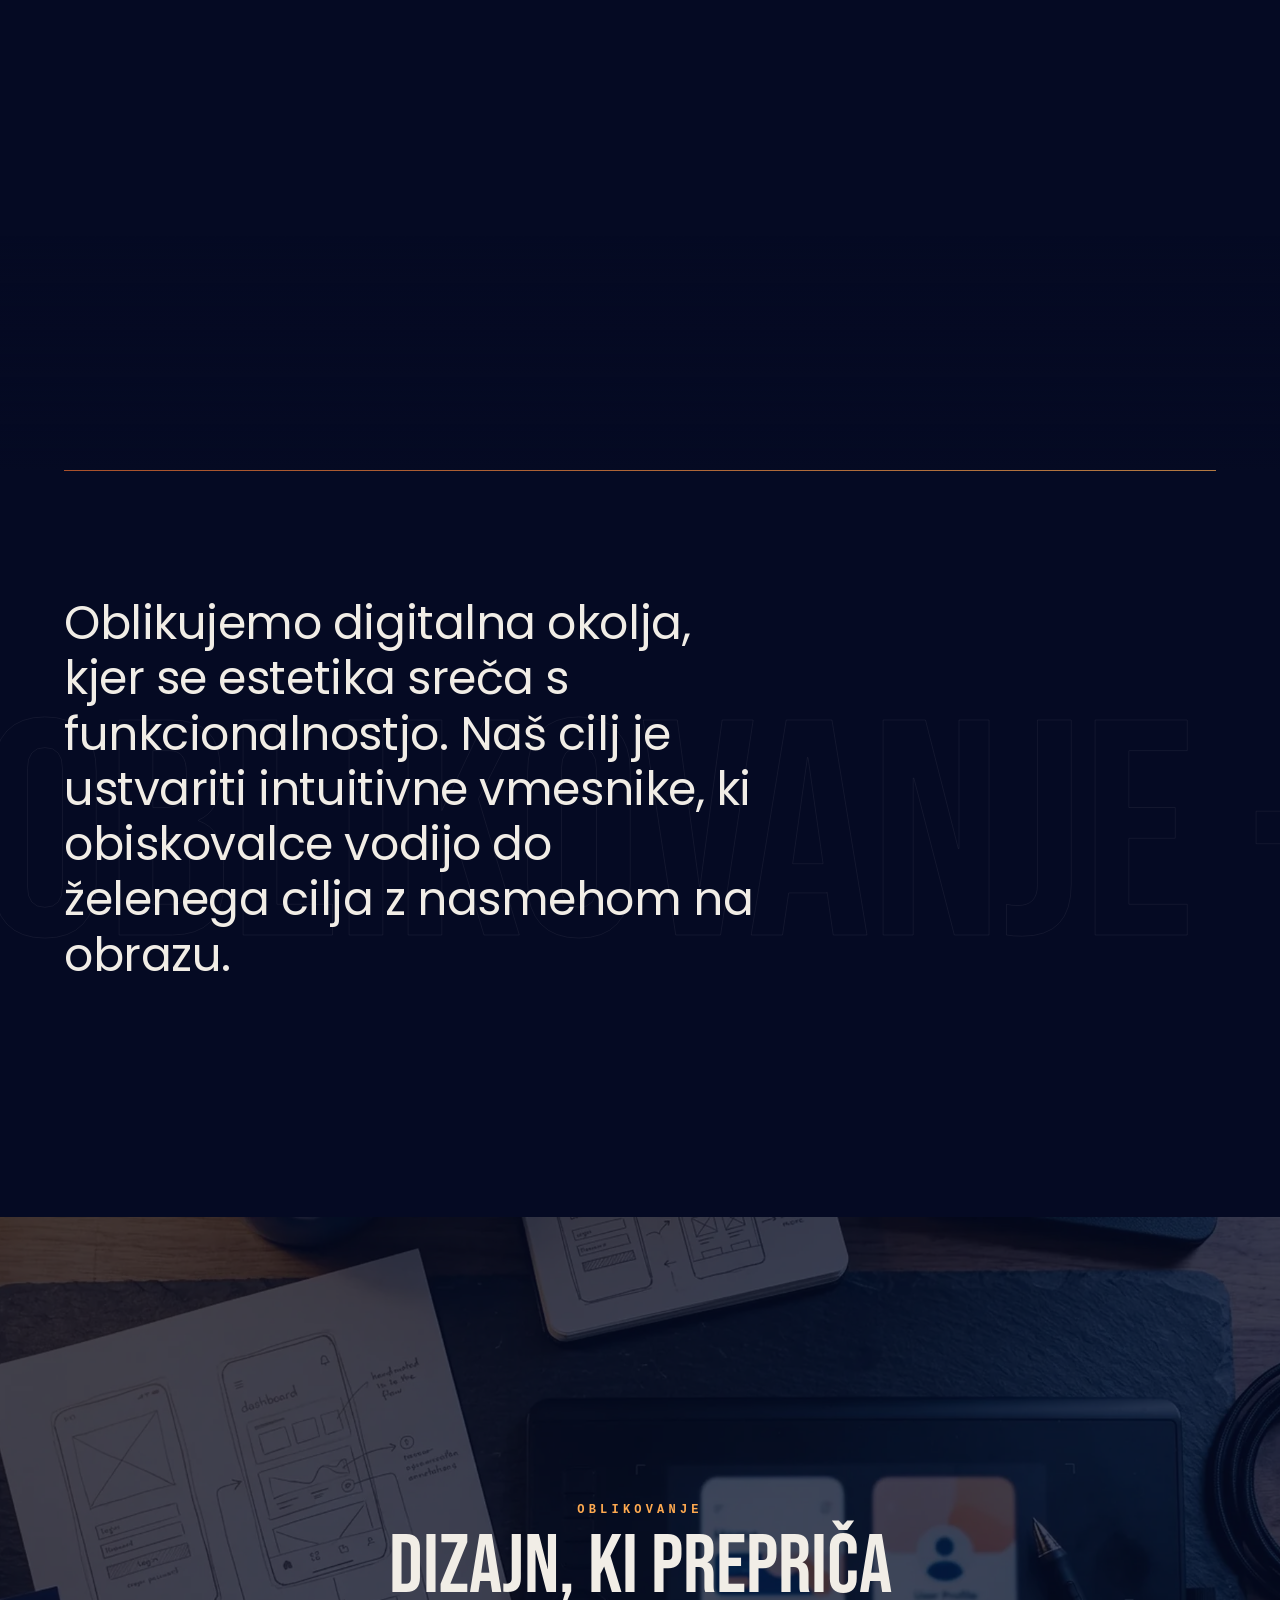
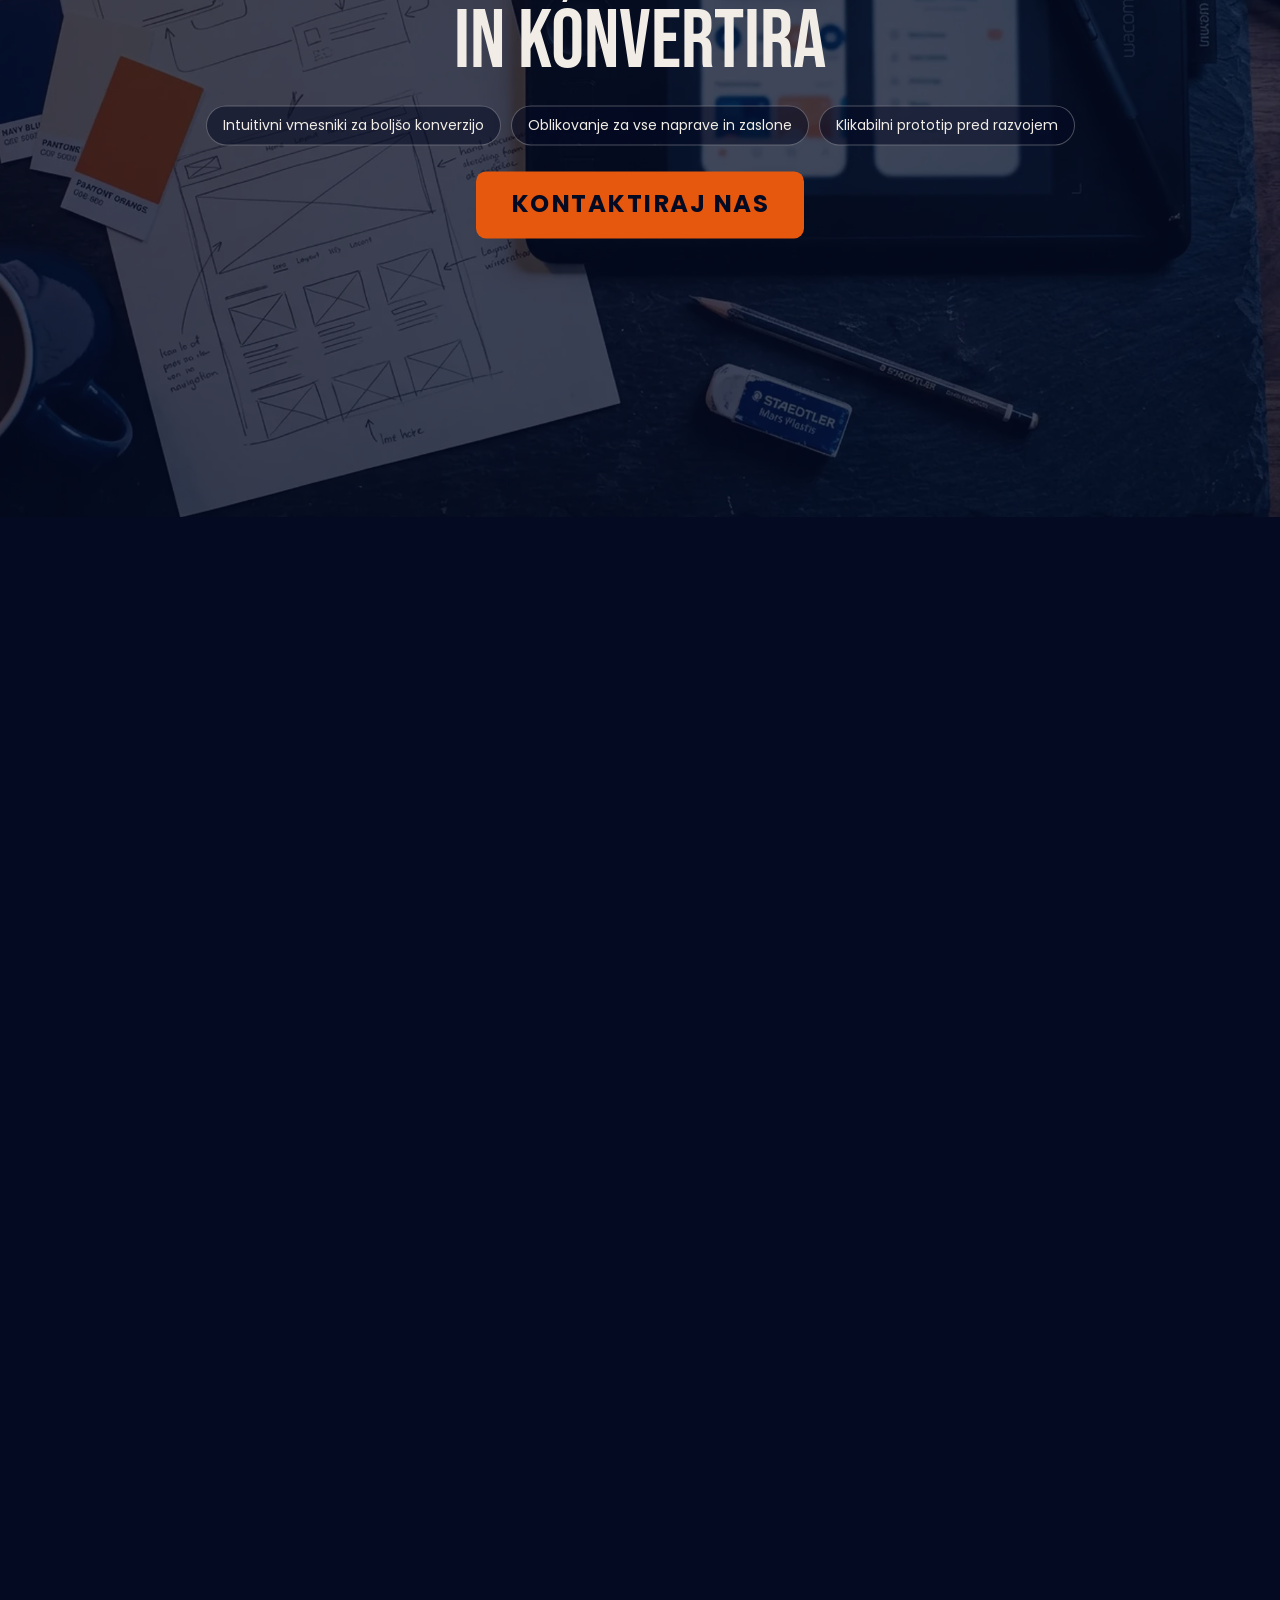
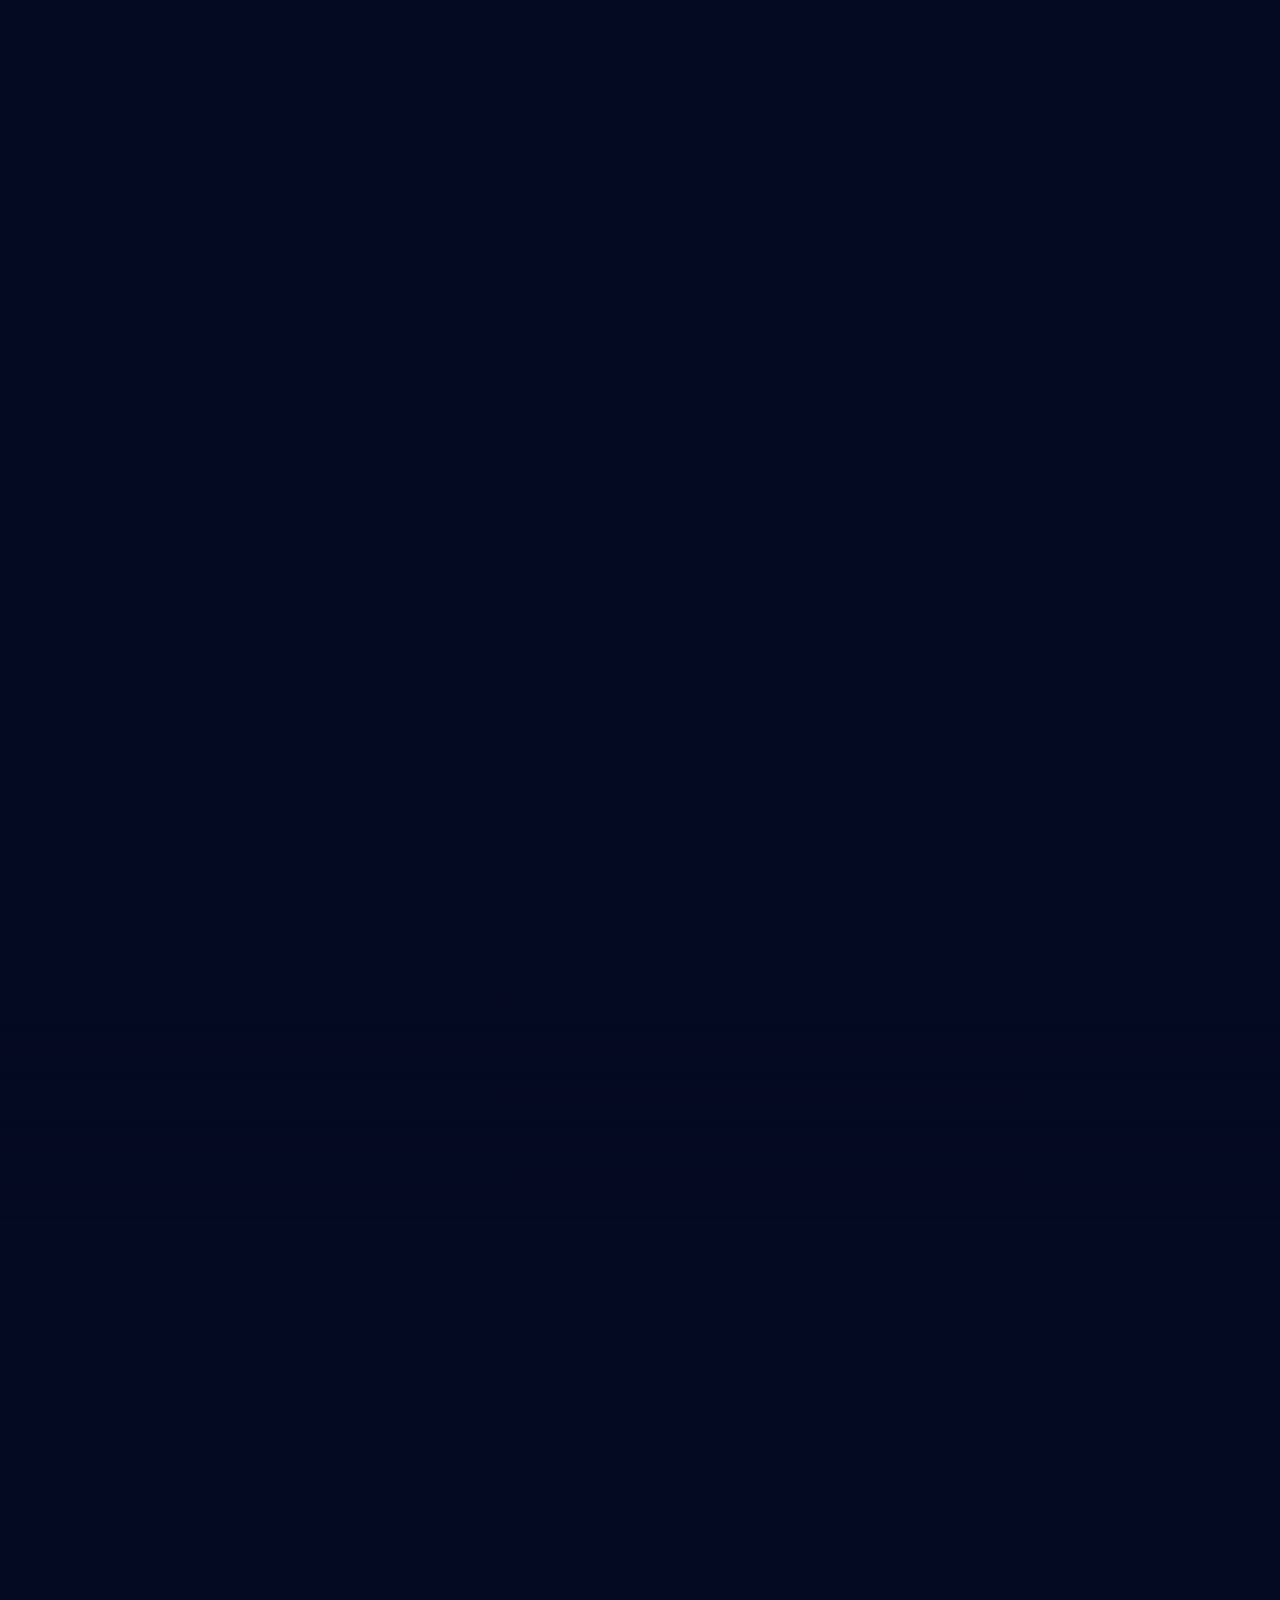
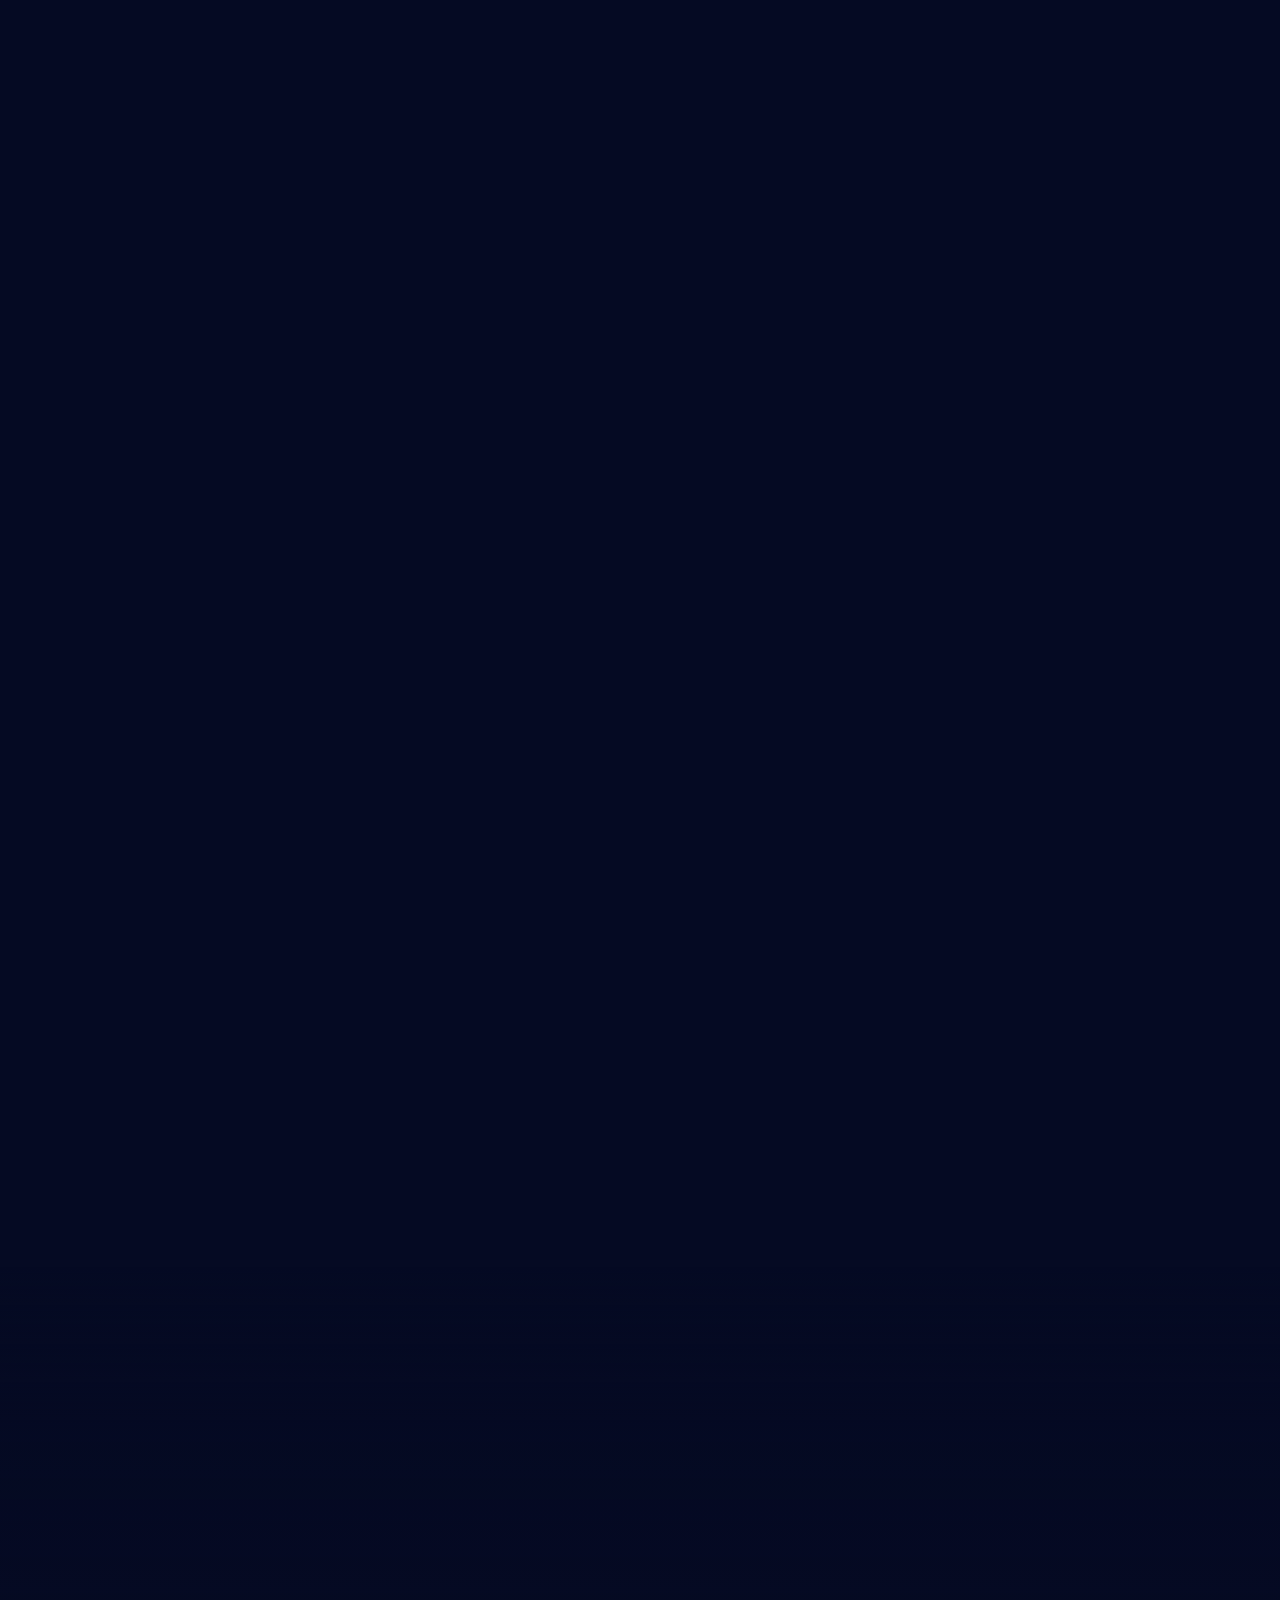
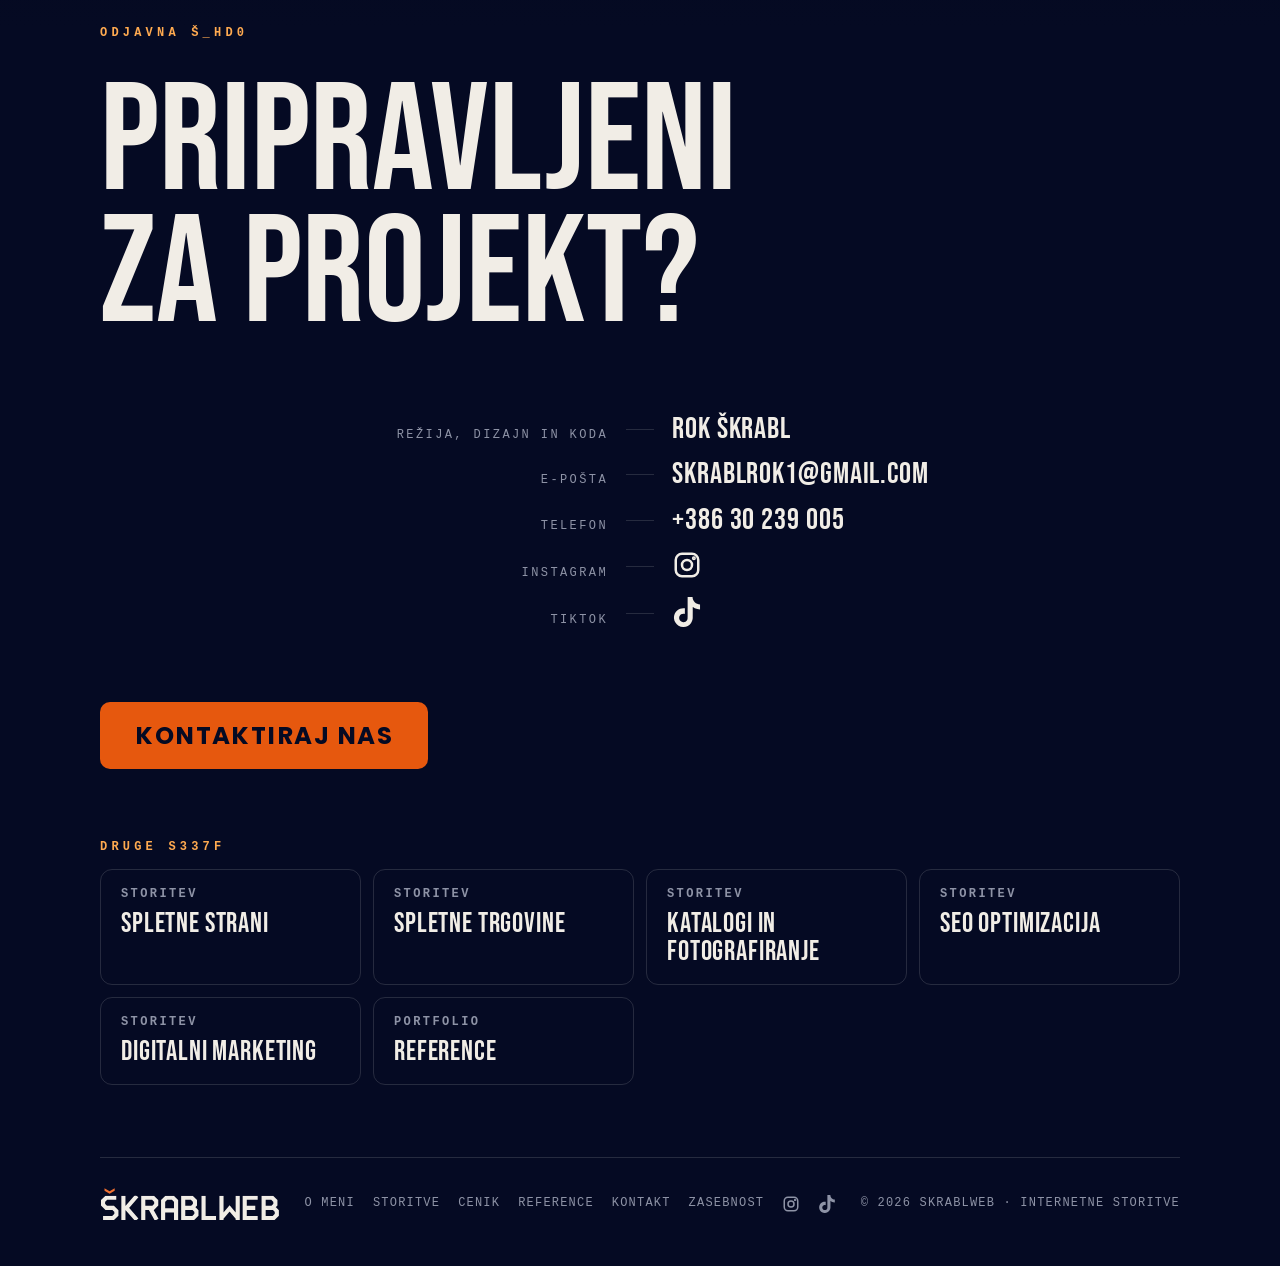
<file: dizajn.html>
<!DOCTYPE html>
<html lang="sl">
<head>
<meta charset="UTF-8">
<meta name="viewport" content="width=device-width, initial-scale=1, viewport-fit=cover">
<title>UI/UX dizajn spletnih strani | SKRABLWEB</title>
<meta name="description" content="UI/UX dizajn spletnih strani: pregledni vmesniki, barve in tipografija po meri, ki obiskovalce vodijo do povpraševanja ali nakupa.">
<link rel="canonical" href="https://skrablweb.si/dizajn.html">
<meta property="og:type" content="website">
<meta property="og:locale" content="sl_SI">
<meta property="og:site_name" content="SKRABLWEB">
<meta property="og:title" content="UI/UX dizajn spletnih strani | SKRABLWEB">
<meta property="og:description" content="UI/UX dizajn spletnih strani: pregledni vmesniki, barve in tipografija po meri, ki obiskovalce vodijo do povpraševanja ali nakupa.">
<meta property="og:url" content="https://skrablweb.si/dizajn.html">
<meta property="og:image" content="https://skrablweb.si/img/og.jpg">
<meta property="og:image:width" content="1200">
<meta property="og:image:height" content="630">
<meta name="twitter:card" content="summary_large_image">
<script type="application/ld+json">{"@context":"https://schema.org","@type":"Service","name":"UI/UX dizajn","serviceType":"UI/UX dizajn","description":"UI/UX dizajn spletnih strani: pregledni vmesniki, barve in tipografija po meri, ki obiskovalce vodijo do povpraševanja ali nakupa.","url":"https://skrablweb.si/dizajn.html","provider":{"@type":"ProfessionalService","@id":"https://skrablweb.si/#business","name":"SKRABLWEB","url":"https://skrablweb.si/"},"areaServed":[{"@type":"City","name":"Ljubljana"},{"@type":"Country","name":"Slovenija"}]}</script>
<link rel="icon" href="/favicon.ico?v=2" sizes="48x48">
<link rel="icon" type="image/svg+xml" href="/img/skrablweb-ikona.svg?v=2">
<link rel="icon" type="image/png" sizes="192x192" href="/img/favicon-192.png?v=2">
<link rel="apple-touch-icon" href="/img/apple-touch-icon.png?v=2">
<link rel="manifest" href="/site.webmanifest?v=2">
<meta name="theme-color" content="#050a23">
<link rel="stylesheet" href="reel.css?v=202610091200">
</head>
<body data-dur="75">
<div id="stage">
  <canvas id="bg" aria-hidden="true"></canvas>
  <div id="world">
<div class="obj hero" data-shot data-x="0" data-y="0" data-z="-500" data-d="500" data-md="420" data-chapter="Uvod"><div class="eyebrow">Storitev 03 / 06</div><h1 class="ab">UI/UX<span class="gt">dizajn</span></h1><div class="hint">Scrollaj za predvajanje ↓</div></div>
<i class="fx" data-type="ico" data-z="-2000" data-r="380" data-mr="300"></i>
<div class="obj " data-shot data-x="0" data-y="0" data-z="-2000" data-d="260" data-md="220" data-f="0"></div>
<div class="obj " data-shot data-x="0" data-y="0" data-z="-5400" data-d="2400" data-md="2000" data-f="0"></div>
<div class="obj sect" data-shot data-x="0" data-y="0" data-z="-5400" data-d="700" data-md="560" data-chapter="Potek dela"><h2 class="ab">Potek dela</h2><p>Od raziskave do preizkušenega dizajna v petih korakih</p></div>
<i class="fx" data-type="ring" data-z="-7000" data-r="520" data-mr="330" data-i="0"></i>
<div class="obj step" data-shot data-x="0" data-y="0" data-z="-7000" data-d="700" data-md="380"><div class="n" data-n="01" aria-hidden="true"></div><h3 class="ab">Raziskava uporabnika</h3><p>Razumevanje navad kupcev in analiza poti od vstopa do nakupa.</p></div>
<i class="fx" data-type="ring" data-z="-8300" data-r="520" data-mr="330" data-i="1"></i>
<div class="obj step" data-shot data-x="0" data-y="0" data-z="-8300" data-d="700" data-md="380"><div class="n" data-n="02" aria-hidden="true"></div><h3 class="ab">Žični modeli (Wireframing)</h3><p>Izdelava črno-belih skic postavitve elementov brez motenj barv in slik.</p></div>
<i class="fx" data-type="ring" data-z="-9600" data-r="520" data-mr="330" data-i="2"></i>
<div class="obj step" data-shot data-x="0" data-y="0" data-z="-9600" data-d="700" data-md="380"><div class="n" data-n="03" aria-hidden="true"></div><h3 class="ab">Vizualna identiteta (UI)</h3><p>Oblikovanje končnega izgleda – barvna paleta, tipografija in slog gumbov.</p></div>
<i class="fx" data-type="ring" data-z="-10900" data-r="520" data-mr="330" data-i="3"></i>
<div class="obj step" data-shot data-x="0" data-y="0" data-z="-10900" data-d="700" data-md="380"><div class="n" data-n="04" aria-hidden="true"></div><h3 class="ab">Interaktivni prototip</h3><p>Klikabilni model, ki simulira delovanje končne strani pred programiranjem.</p></div>
<i class="fx" data-type="ring" data-z="-12200" data-r="520" data-mr="330" data-i="4"></i>
<div class="obj step" data-shot data-x="0" data-y="0" data-z="-12200" data-d="700" data-md="380"><div class="n" data-n="05" aria-hidden="true"></div><h3 class="ab">Testiranje uporabnosti</h3><p>Preverjanje dizajna z realnimi uporabniki in odpravljanje nejasnosti.</p></div>
<div class="obj endcard" data-shot data-x="0" data-y="-40" data-z="-14400" data-d="950" data-md="560" data-chapter="Kontakt"><h2 class="ab">Pripravljeni za <span class="gt">projekt?</span></h2><p>Kontaktirajte nas in skupaj ustvarimo spletno stran, ki bo delovala za vaše podjetje.</p><a class="btn" href="index.html#kontakt-obr-vse">Kontaktiraj nas</a><div class="hint">↓ Odjavna špica</div></div>
<i class="fx" data-type="floor" data-z="-14400" data-y="480"></i>
  </div>
</div>
<div class="vignette" aria-hidden="true"></div>

<header class="hud">
  <a class="logo" href="index.html" aria-label="SKRABLWEB domov"><img src="img/skrablweb-logo-temno-ozadje.svg" alt="SKRABLWEB" width="1486" height="280"></a>
  <div class="r">
    <span class="rec" aria-hidden="true">Rec</span>
    <span id="tc" aria-hidden="true">00:00:00:00 <span></span></span>
    <a class="kbtn" href="index.html#kontakt-obr-vse">Kontakt</a>
    <button class="mbtn" id="menuOpen" type="button" aria-expanded="false" aria-controls="menu"><i></i>Meni</button>
  </div>
</header>
<div class="lower" id="lower" aria-live="polite"><small id="lowerN">Poglavje 01</small><b id="lowerT">Uvod</b></div>
<div class="menu" id="menu" role="dialog" aria-modal="true" aria-label="Izbira scene" aria-hidden="true">
  <button class="mbtn close" id="menuClose" type="button">Zapri ✕</button>
  <div class="kicker">Izbira scene</div>
  <nav><a href="index.html"><span>00</span><b>Domov</b></a><a href="index.html#o_nas"><span>01</span><b>O meni</b></a><a href="stran.html"><span>02</span><b>Izdelava spletnih strani</b></a><a href="trgovina.html"><span>03</span><b>Izdelava spletne trgovine</b></a><a href="dizajn.html" aria-current=page><span>04</span><b>UI/UX dizajn</b></a><a href="katalogi.html"><span>05</span><b>Katalogi in fotografiranje</b></a><a href="seo.html"><span>06</span><b>SEO optimizacija</b></a><a href="marketing.html"><span>07</span><b>Digitalni marketing</b></a><a href="reference.html"><span>08</span><b>Reference</b></a><a href="index.html#cenik"><span>09</span><b>Cenik</b></a><a href="index.html#kontakt-obr-vse"><span>10</span><b>Kontakt</b></a></nav>
  <div class="contact"><a href="mailto:skrablrok1@gmail.com">skrablrok1@gmail.com</a> · <a href="tel:+38630239005">+386 30 239 005</a> · <a class="ig" href="https://www.instagram.com/skrablweb/" target="_blank" rel="noopener" aria-label="Instagram @skrablweb"><svg viewBox="0 0 24 24" fill="none" stroke="currentColor" stroke-width="2" stroke-linecap="round" aria-hidden="true"><rect x="3" y="3" width="18" height="18" rx="5"/><circle cx="12" cy="12" r="4"/><circle cx="17.5" cy="6.5" r=".6" fill="currentColor"/></svg></a> <a class="ig" href="https://www.tiktok.com/@skrablweb" target="_blank" rel="noopener" aria-label="TikTok @skrablweb"><svg viewBox="0 0 24 24" fill="currentColor" aria-hidden="true"><path d="M12.525.02c1.31-.02 2.61-.01 3.91-.02.08 1.53.63 3.09 1.75 4.17 1.12 1.11 2.7 1.62 4.24 1.79v4.03c-1.44-.05-2.89-.35-4.2-.97-.57-.26-1.1-.59-1.62-.93-.01 2.92.01 5.84-.02 8.75-.08 1.4-.54 2.79-1.35 3.94-1.31 1.92-3.58 3.17-5.91 3.21-1.43.08-2.86-.31-4.08-1.03-2.02-1.19-3.44-3.37-3.65-5.71-.02-.5-.03-1-.01-1.49.18-1.9 1.12-3.72 2.58-4.96 1.66-1.44 3.98-2.13 6.15-1.72.02 1.48-.04 2.96-.04 4.44-.99-.32-2.15-.23-3.02.37-.63.41-1.11 1.04-1.36 1.75-.21.51-.15 1.07-.14 1.61.24 1.64 1.82 3.02 3.5 2.87 1.12-.01 2.19-.66 2.77-1.61.19-.33.4-.67.41-1.06.1-1.79.06-3.57.07-5.36.01-4.03-.01-8.05.02-12.07z"/></svg></a></div>
</div>

<main id="main" aria-label="UI/UX dizajn | SKRABLWEB">
<div class="reel" data-a="0" data-b="1" aria-hidden="true"></div>
<section class="flow feat" id="prednosti" data-chapter="Oblikovanje">
  <div class="fwrap">
    <p class="fillwords">Oblikujemo digitalna okolja, kjer se estetika sreča s funkcionalnostjo. Naš cilj je ustvariti intuitivne vmesnike, ki obiskovalce vodijo do želenega cilja z nasmehom na obrazu.</p>
  </div>
</section>
<section class="flow zoom">
  <div class="zpin">
    <div class="zframe"><img src="img/foto-dizajn.webp" alt="Skice uporabniškega vmesnika in barvna paleta na delovni mizi" width="1536" height="1024" loading="lazy" decoding="async"></div>
    <div class="ztext" aria-hidden="true"><span class="zl">UI/UX</span><span class="zr">dizajn</span></div>
    <div class="zreveal"><span class="kick">Oblikovanje</span><h2>Dizajn, ki prepriča in konvertira</h2><ul class="zl2"><li>Intuitivni vmesniki za boljšo konverzijo</li><li>Oblikovanje za vse naprave in zaslone</li><li>Klikabilni prototip pred razvojem</li></ul><a class="btn" href="index.html#kontakt-obr-vse">Kontaktiraj nas</a></div>
  </div>
</section>
<div class="reel" data-a="2" data-b="9" aria-hidden="true"></div>
</main>

<section id="credits">
  <div class="cwrap">
    <div>
      <div class="kicker">Odjavna špica</div>
      <h2>Pripravljeni za projekt?</h2>
    </div>
    <dl class="roll">
      <div><dt>Režija, dizajn in koda</dt><i></i><dd>Rok Škrabl</dd></div>
      <div><dt>E-pošta</dt><i></i><dd><a href="mailto:skrablrok1@gmail.com">skrablrok1@gmail.com</a></dd></div><div><dt>Telefon</dt><i></i><dd><a href="tel:+38630239005">+386 30 239 005</a></dd></div><div><dt>Instagram</dt><i></i><dd><a class="ig" href="https://www.instagram.com/skrablweb/" target="_blank" rel="noopener" aria-label="Instagram @skrablweb"><svg viewBox="0 0 24 24" fill="none" stroke="currentColor" stroke-width="2" stroke-linecap="round" aria-hidden="true"><rect x="3" y="3" width="18" height="18" rx="5"/><circle cx="12" cy="12" r="4"/><circle cx="17.5" cy="6.5" r=".6" fill="currentColor"/></svg></a></dd></div><div><dt>TikTok</dt><i></i><dd><a class="ig" href="https://www.tiktok.com/@skrablweb" target="_blank" rel="noopener" aria-label="TikTok @skrablweb"><svg viewBox="0 0 24 24" fill="currentColor" aria-hidden="true"><path d="M12.525.02c1.31-.02 2.61-.01 3.91-.02.08 1.53.63 3.09 1.75 4.17 1.12 1.11 2.7 1.62 4.24 1.79v4.03c-1.44-.05-2.89-.35-4.2-.97-.57-.26-1.1-.59-1.62-.93-.01 2.92.01 5.84-.02 8.75-.08 1.4-.54 2.79-1.35 3.94-1.31 1.92-3.58 3.17-5.91 3.21-1.43.08-2.86-.31-4.08-1.03-2.02-1.19-3.44-3.37-3.65-5.71-.02-.5-.03-1-.01-1.49.18-1.9 1.12-3.72 2.58-4.96 1.66-1.44 3.98-2.13 6.15-1.72.02 1.48-.04 2.96-.04 4.44-.99-.32-2.15-.23-3.02.37-.63.41-1.11 1.04-1.36 1.75-.21.51-.15 1.07-.14 1.61.24 1.64 1.82 3.02 3.5 2.87 1.12-.01 2.19-.66 2.77-1.61.19-.33.4-.67.41-1.06.1-1.79.06-3.57.07-5.36.01-4.03-.01-8.05.02-12.07z"/></svg></a></dd></div>
    </dl>
    <div><a class="btn" href="index.html#kontakt-obr-vse">Kontaktiraj nas</a></div>
    <div>
      <div class="kicker" style="margin-bottom:16px">Druge scene</div>
      <div class="links"><a href="stran.html"><small>Storitev</small>Spletne strani</a><a href="trgovina.html"><small>Storitev</small>Spletne trgovine</a><a href="katalogi.html"><small>Storitev</small>Katalogi in fotografiranje</a><a href="seo.html"><small>Storitev</small>SEO optimizacija</a><a href="marketing.html"><small>Storitev</small>Digitalni marketing</a><a href="reference.html"><small>Portfolio</small>Reference</a></div>
    </div>
    <footer><img src="img/skrablweb-logo-temno-ozadje.svg" alt="SKRABLWEB" width="1486" height="280" loading="lazy"><nav><a href="index.html#o_nas">O meni</a> <a href="index.html#storitve">Storitve</a> <a href="index.html#cenik">Cenik</a> <a href="reference.html">Reference</a> <a href="index.html#kontakt-obr-vse">Kontakt</a> <a href="zasebnost.html">Zasebnost</a> <a class="ig" href="https://www.instagram.com/skrablweb/" target="_blank" rel="noopener" aria-label="Instagram @skrablweb"><svg viewBox="0 0 24 24" fill="none" stroke="currentColor" stroke-width="2" stroke-linecap="round" aria-hidden="true"><rect x="3" y="3" width="18" height="18" rx="5"/><circle cx="12" cy="12" r="4"/><circle cx="17.5" cy="6.5" r=".6" fill="currentColor"/></svg></a> <a class="ig" href="https://www.tiktok.com/@skrablweb" target="_blank" rel="noopener" aria-label="TikTok @skrablweb"><svg viewBox="0 0 24 24" fill="currentColor" aria-hidden="true"><path d="M12.525.02c1.31-.02 2.61-.01 3.91-.02.08 1.53.63 3.09 1.75 4.17 1.12 1.11 2.7 1.62 4.24 1.79v4.03c-1.44-.05-2.89-.35-4.2-.97-.57-.26-1.1-.59-1.62-.93-.01 2.92.01 5.84-.02 8.75-.08 1.4-.54 2.79-1.35 3.94-1.31 1.92-3.58 3.17-5.91 3.21-1.43.08-2.86-.31-4.08-1.03-2.02-1.19-3.44-3.37-3.65-5.71-.02-.5-.03-1-.01-1.49.18-1.9 1.12-3.72 2.58-4.96 1.66-1.44 3.98-2.13 6.15-1.72.02 1.48-.04 2.96-.04 4.44-.99-.32-2.15-.23-3.02.37-.63.41-1.11 1.04-1.36 1.75-.21.51-.15 1.07-.14 1.61.24 1.64 1.82 3.02 3.5 2.87 1.12-.01 2.19-.66 2.77-1.61.19-.33.4-.67.41-1.06.1-1.79.06-3.57.07-5.36.01-4.03-.01-8.05.02-12.07z"/></svg></a></nav><span>© 2026 SKRABLWEB · Internetne storitve</span></footer>
  </div>
</section>
<script src="reel.js?v=202610070300"></script>
</body>
</html>
</file>
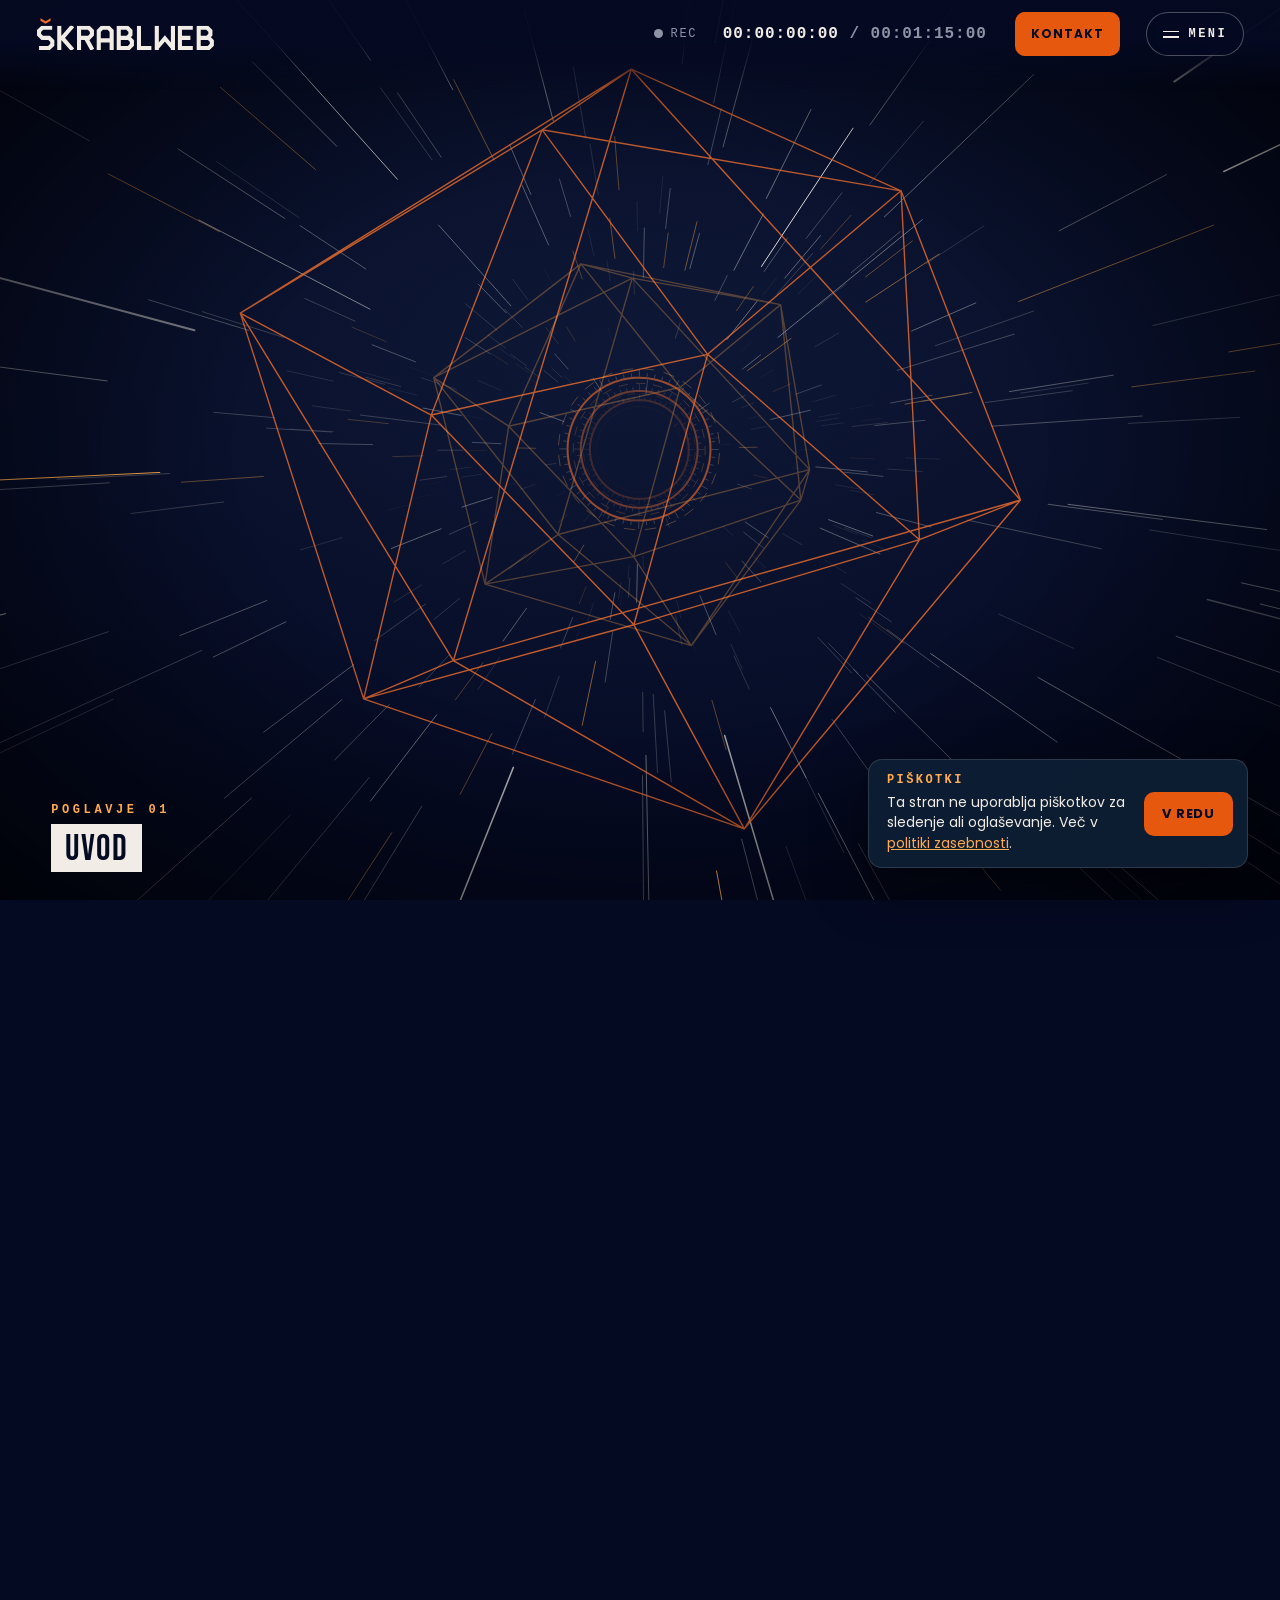
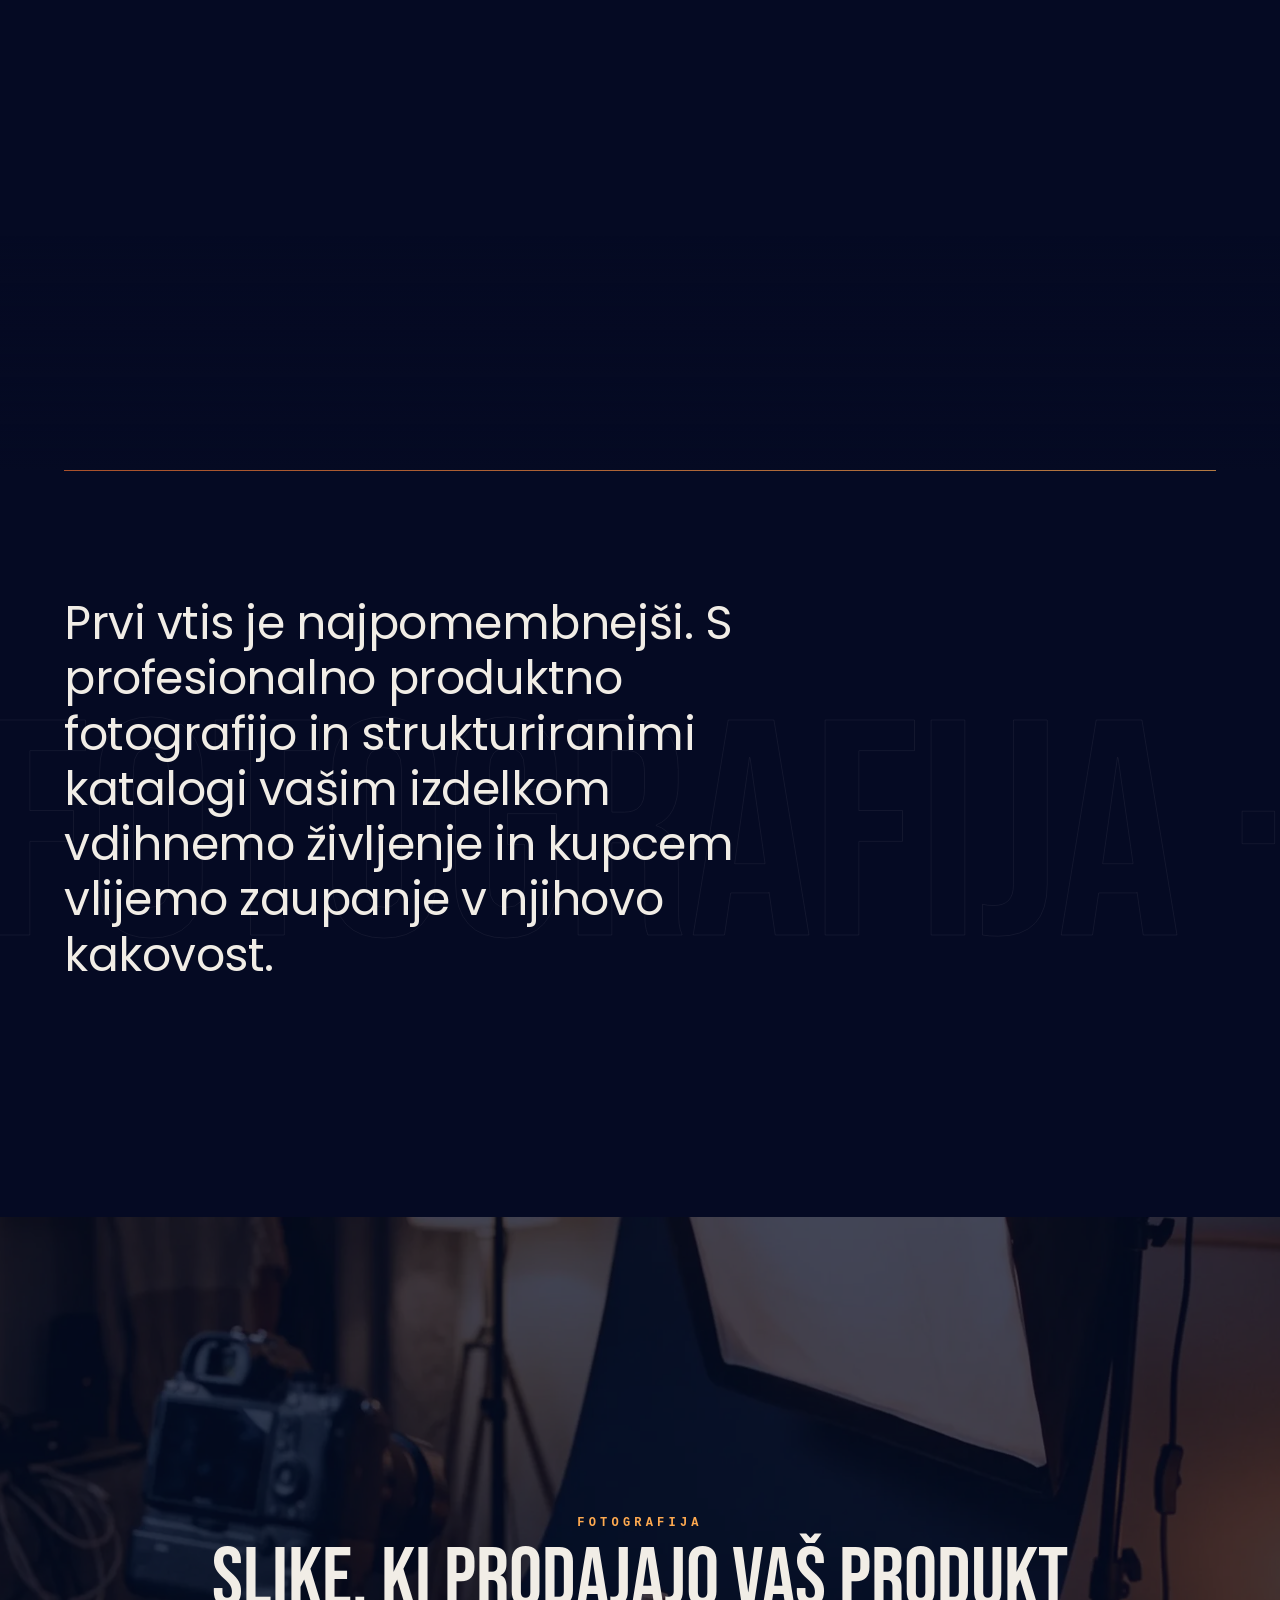
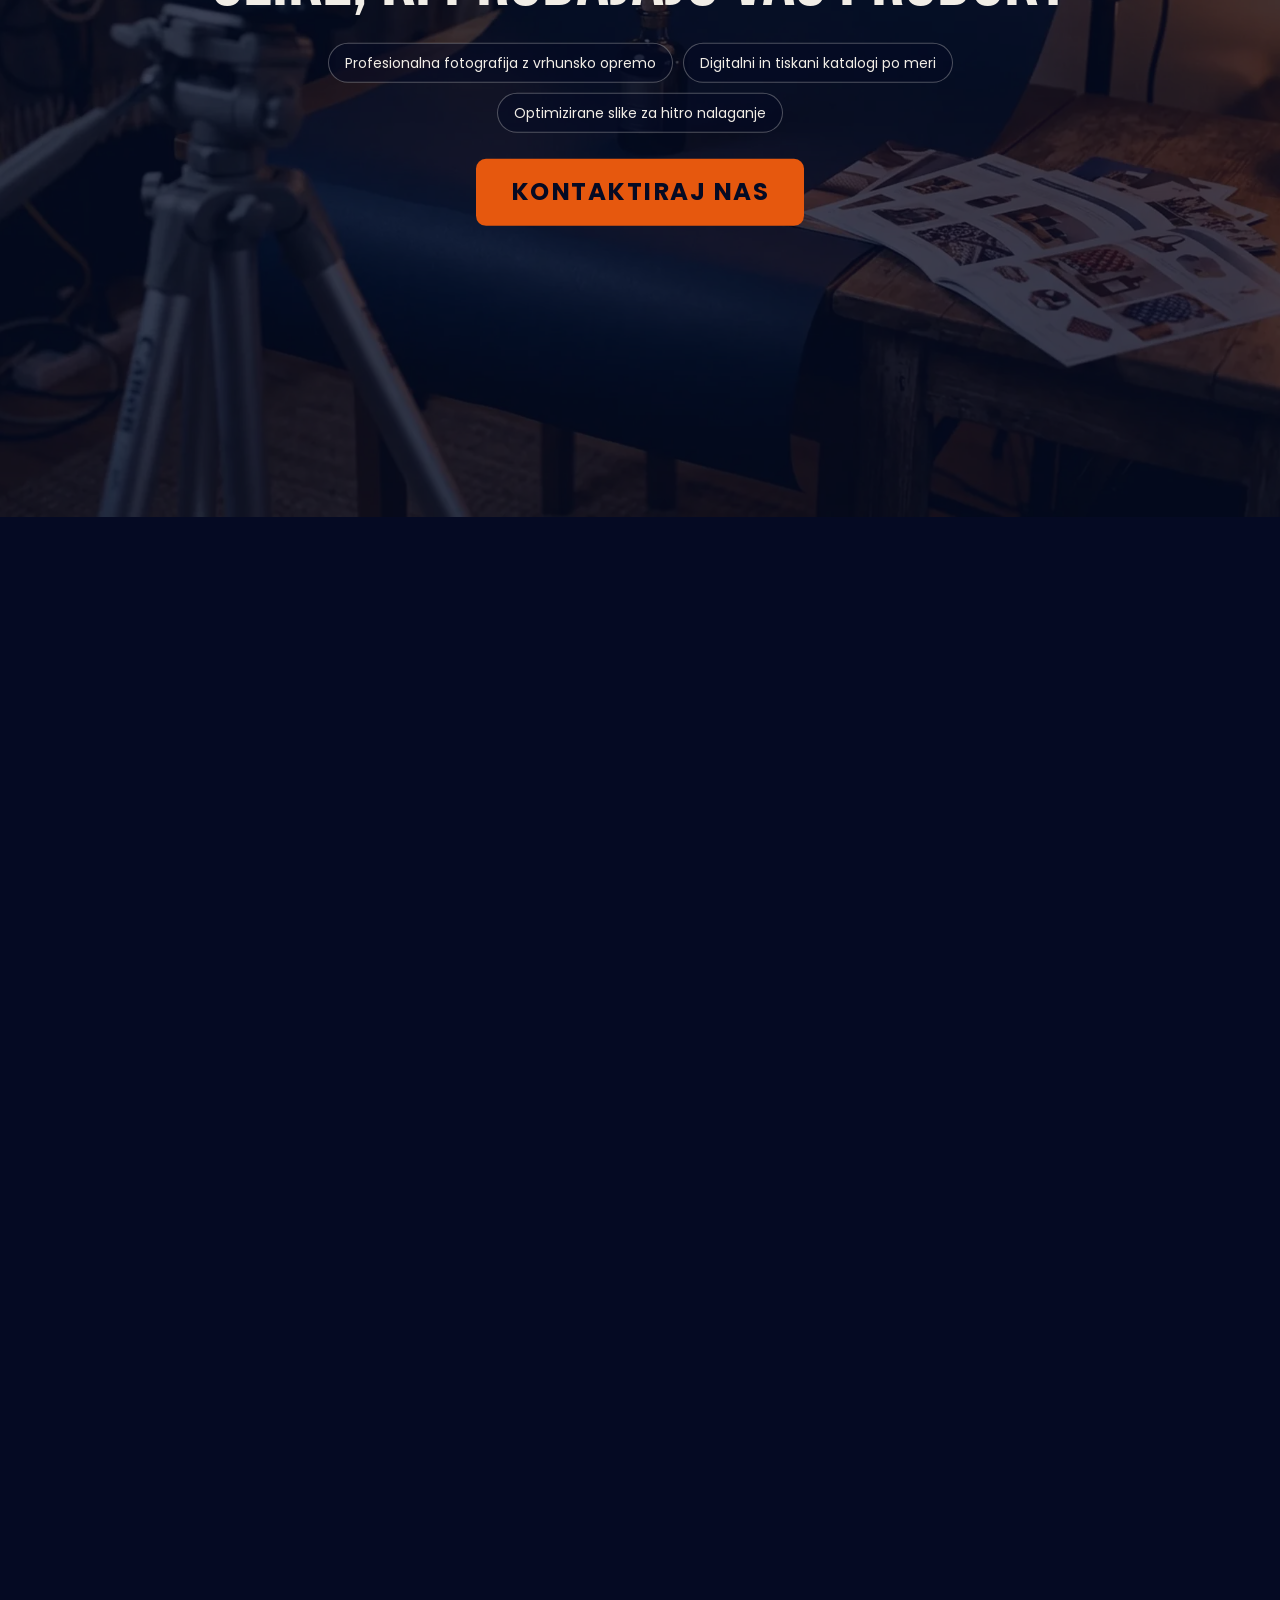
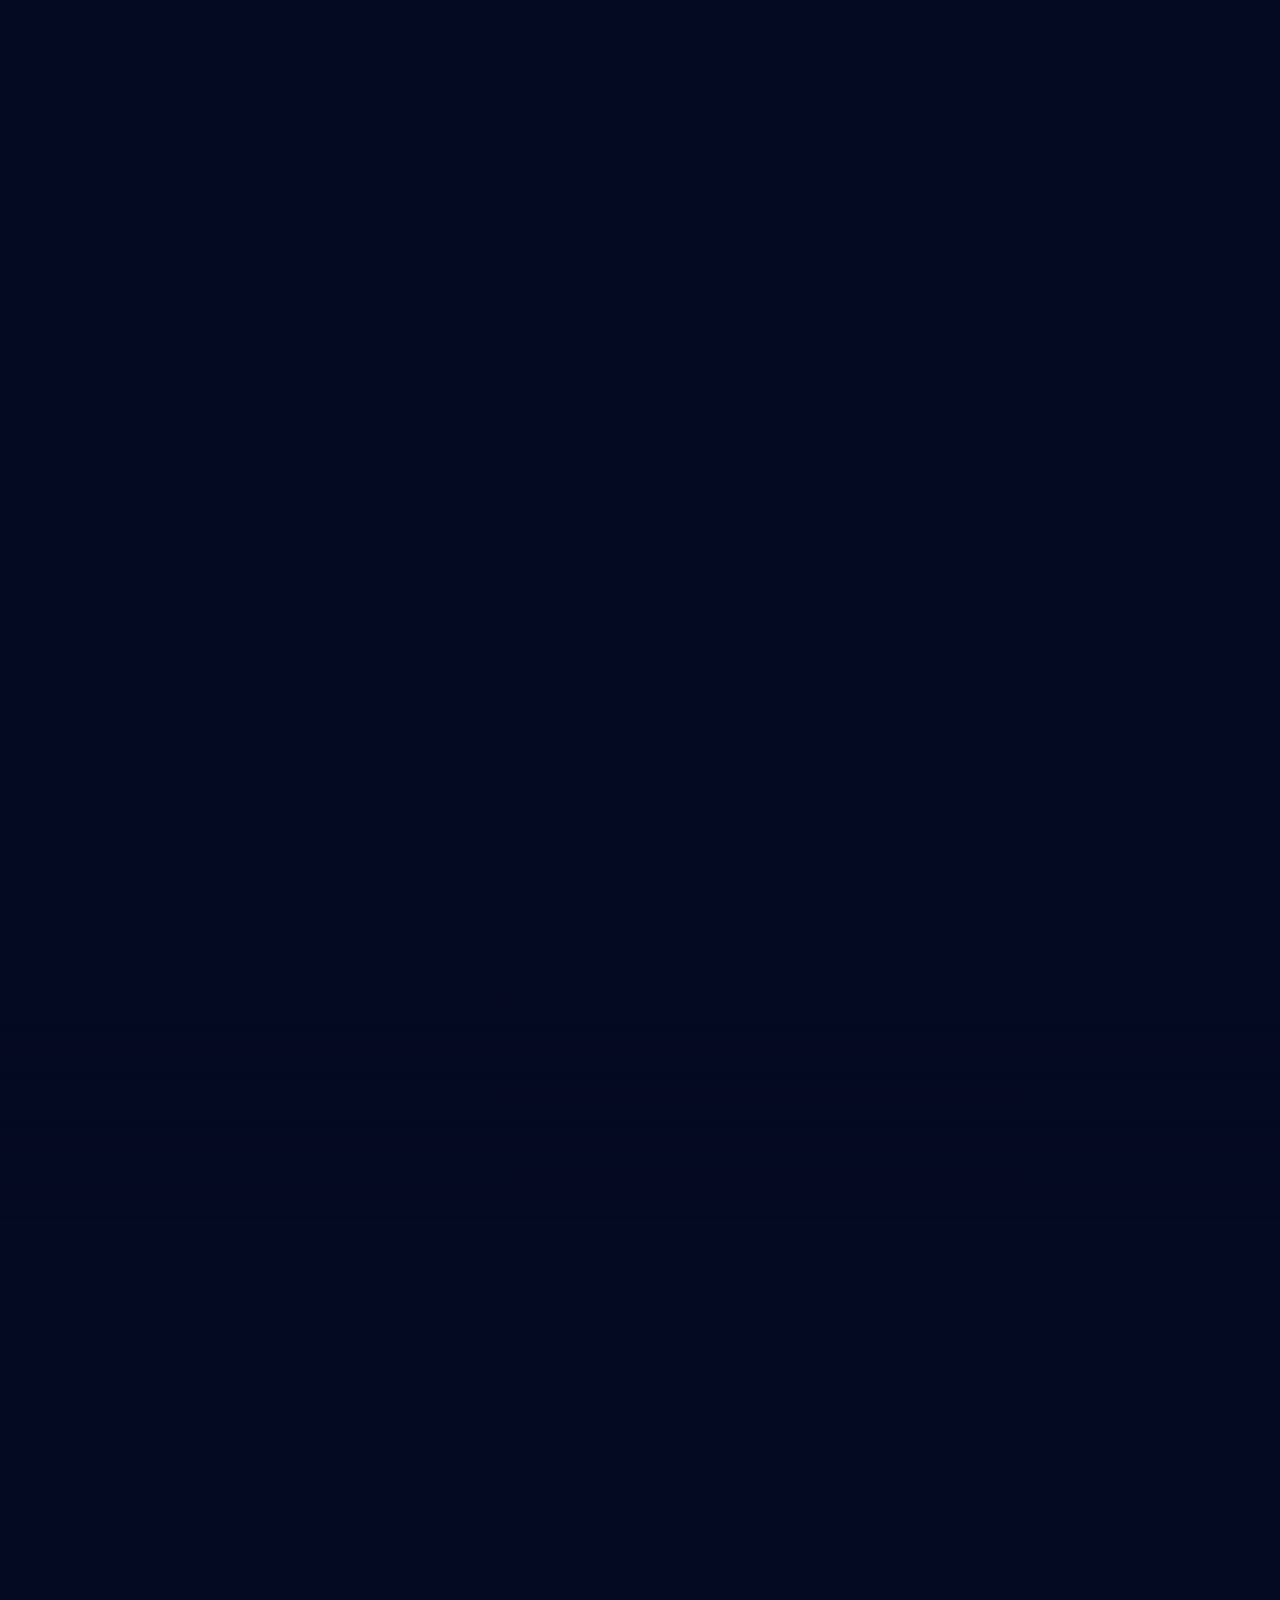
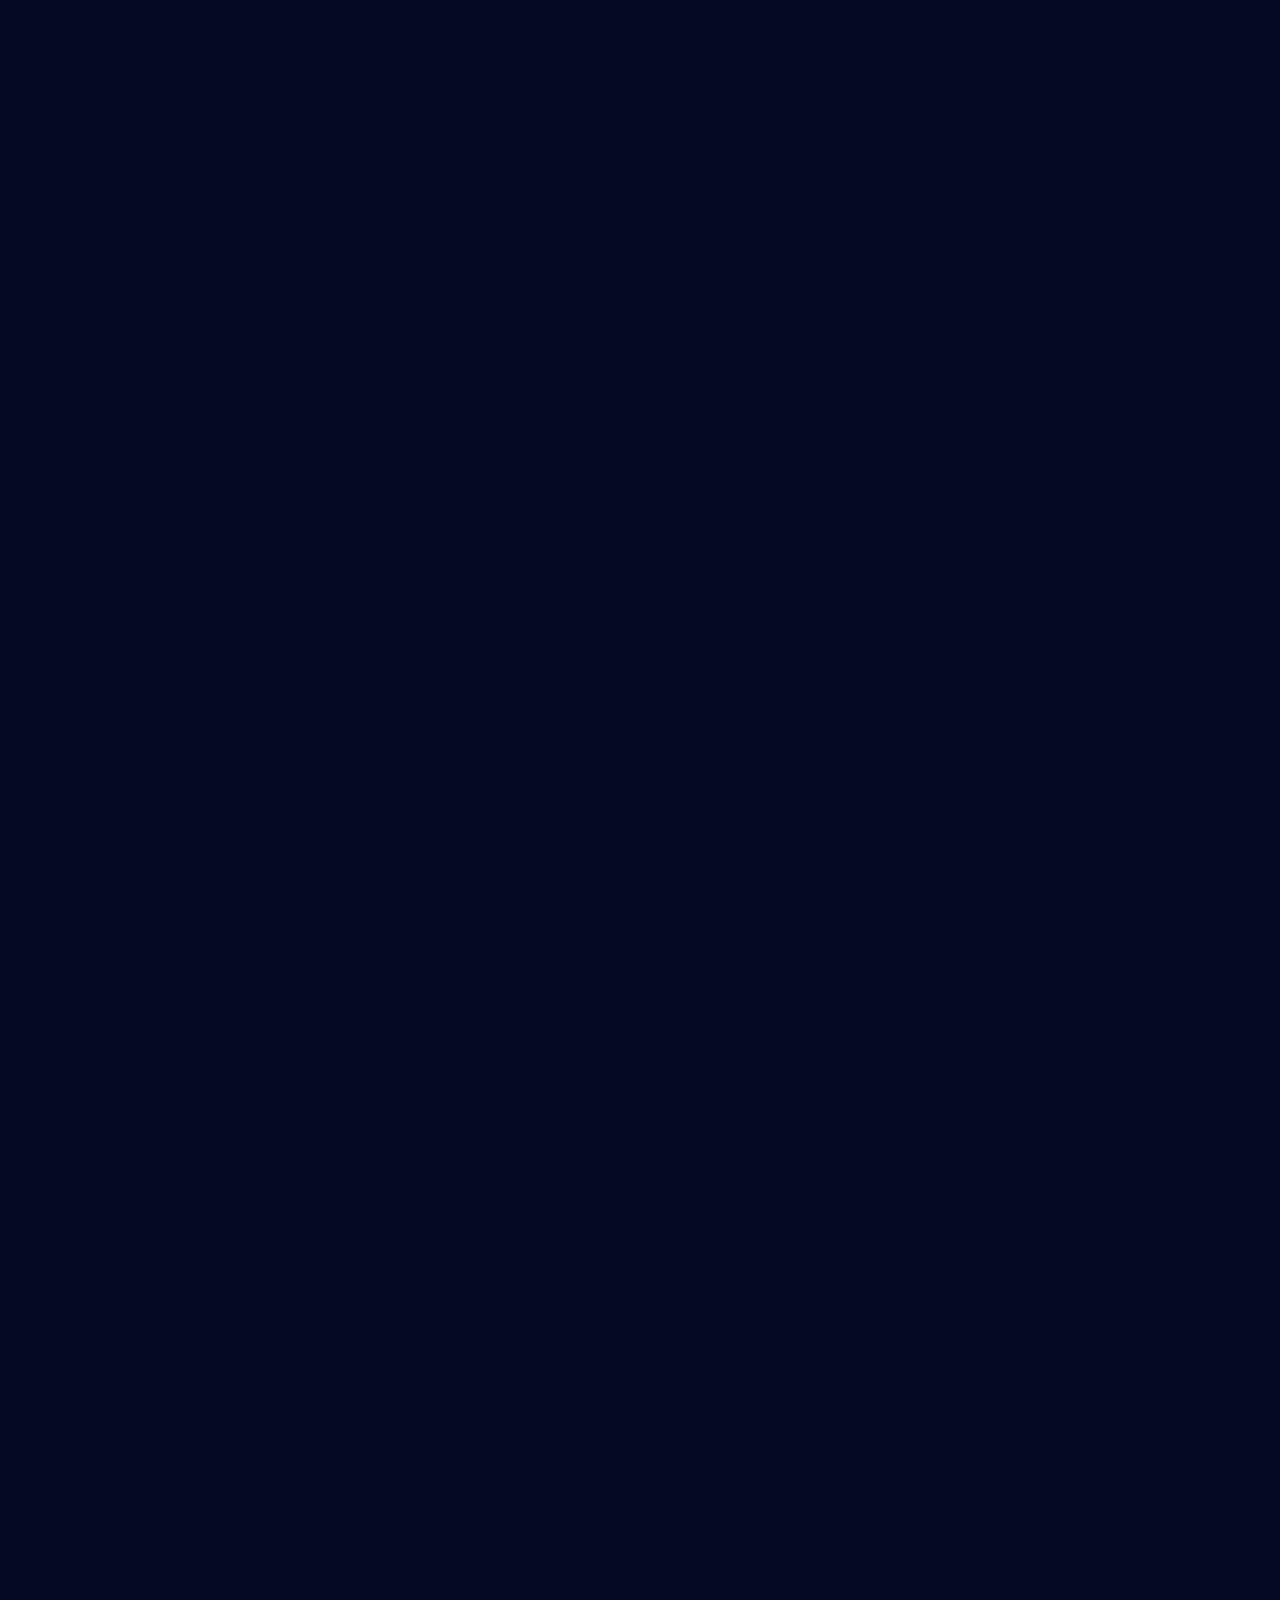
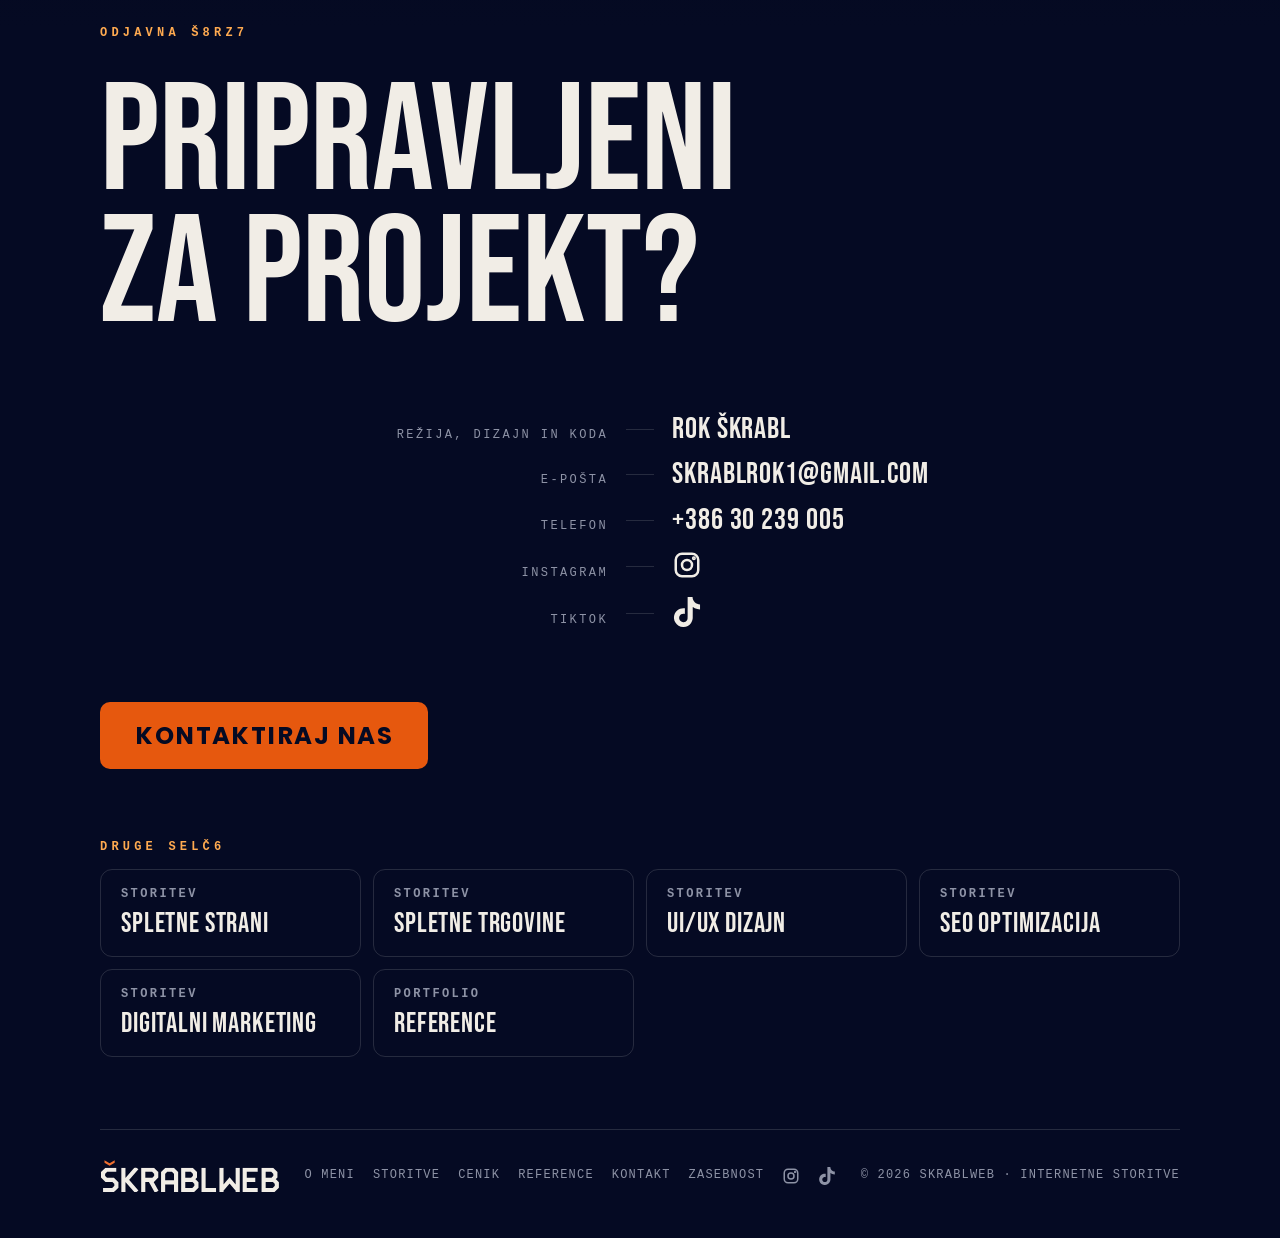
<file: katalogi.html>
<!DOCTYPE html>
<html lang="sl">
<head>
<meta charset="UTF-8">
<meta name="viewport" content="width=device-width, initial-scale=1, viewport-fit=cover">
<title>Katalogi in fotografiranje izdelkov | SKRABLWEB</title>
<meta name="description" content="Produktna fotografija in oblikovanje katalogov ter brošur: od fotografiranja izdelkov do datotek, pripravljenih za tisk.">
<link rel="canonical" href="https://skrablweb.si/katalogi.html">
<meta property="og:type" content="website">
<meta property="og:locale" content="sl_SI">
<meta property="og:site_name" content="SKRABLWEB">
<meta property="og:title" content="Katalogi in fotografiranje izdelkov | SKRABLWEB">
<meta property="og:description" content="Produktna fotografija in oblikovanje katalogov ter brošur: od fotografiranja izdelkov do datotek, pripravljenih za tisk.">
<meta property="og:url" content="https://skrablweb.si/katalogi.html">
<meta property="og:image" content="https://skrablweb.si/img/og.jpg">
<meta property="og:image:width" content="1200">
<meta property="og:image:height" content="630">
<meta name="twitter:card" content="summary_large_image">
<script type="application/ld+json">{"@context":"https://schema.org","@type":"Service","name":"Katalogi in fotografiranje izdelkov","serviceType":"Katalogi in fotografiranje izdelkov","description":"Produktna fotografija in oblikovanje katalogov ter brošur: od fotografiranja izdelkov do datotek, pripravljenih za tisk.","url":"https://skrablweb.si/katalogi.html","provider":{"@type":"ProfessionalService","@id":"https://skrablweb.si/#business","name":"SKRABLWEB","url":"https://skrablweb.si/"},"areaServed":[{"@type":"City","name":"Ljubljana"},{"@type":"Country","name":"Slovenija"}]}</script>
<link rel="icon" href="/favicon.ico?v=2" sizes="48x48">
<link rel="icon" type="image/svg+xml" href="/img/skrablweb-ikona.svg?v=2">
<link rel="icon" type="image/png" sizes="192x192" href="/img/favicon-192.png?v=2">
<link rel="apple-touch-icon" href="/img/apple-touch-icon.png?v=2">
<link rel="manifest" href="/site.webmanifest?v=2">
<meta name="theme-color" content="#050a23">
<link rel="stylesheet" href="reel.css?v=202610091200">
</head>
<body data-dur="75">
<div id="stage">
  <canvas id="bg" aria-hidden="true"></canvas>
  <div id="world">
<div class="obj hero" data-shot data-x="0" data-y="0" data-z="-500" data-d="500" data-md="420" data-chapter="Uvod"><div class="eyebrow">Storitev 04 / 06</div><h1 class="ab" style="--fit:5.3">Katalogi<span class="gt">in fotografiranje</span></h1><div class="hint">Scrollaj za predvajanje ↓</div></div>
<i class="fx" data-type="ico" data-z="-2000" data-r="380" data-mr="300"></i>
<div class="obj " data-shot data-x="0" data-y="0" data-z="-2000" data-d="260" data-md="220" data-f="0"></div>
<div class="obj " data-shot data-x="0" data-y="0" data-z="-5400" data-d="2400" data-md="2000" data-f="0"></div>
<div class="obj sect" data-shot data-x="0" data-y="0" data-z="-5400" data-d="700" data-md="560" data-chapter="Potek dela"><h2 class="ab">Potek dela</h2><p>Od koncepta do končnega kataloga v petih korakih</p></div>
<i class="fx" data-type="ring" data-z="-7000" data-r="520" data-mr="330" data-i="0"></i>
<div class="obj step" data-shot data-x="0" data-y="0" data-z="-7000" data-d="700" data-md="380"><div class="n" data-n="01" aria-hidden="true"></div><h3 class="ab">Konceptualna priprava</h3><p>Določitev sloga fotografij – studijske na belem ozadju ali lifestyle v naravnem okolju.</p></div>
<i class="fx" data-type="ring" data-z="-8300" data-r="520" data-mr="330" data-i="1"></i>
<div class="obj step" data-shot data-x="0" data-y="0" data-z="-8300" data-d="700" data-md="380"><div class="n" data-n="02" aria-hidden="true"></div><h3 class="ab">Profesionalno fotografiranje</h3><p>Izvedba snemanja z ustrezno osvetlitvijo, ki poudari detajle in kakovost izdelkov.</p></div>
<i class="fx" data-type="ring" data-z="-9600" data-r="520" data-mr="330" data-i="2"></i>
<div class="obj step" data-shot data-x="0" data-y="0" data-z="-9600" data-d="700" data-md="380"><div class="n" data-n="03" aria-hidden="true"></div><h3 class="ab">Postprodukcija</h3><p>Retuširanje slik, barvna korekcija in optimizacija velikosti datotek.</p></div>
<i class="fx" data-type="ring" data-z="-10900" data-r="520" data-mr="330" data-i="3"></i>
<div class="obj step" data-shot data-x="0" data-y="0" data-z="-10900" data-d="700" data-md="380"><div class="n" data-n="04" aria-hidden="true"></div><h3 class="ab">Priprava opisov</h3><p>Pisanje tehničnih specifikacij in privlačnih prodajnih besedil za vsak izdelek.</p></div>
<i class="fx" data-type="ring" data-z="-12200" data-r="520" data-mr="330" data-i="4"></i>
<div class="obj step" data-shot data-x="0" data-y="0" data-z="-12200" data-d="700" data-md="380"><div class="n" data-n="05" aria-hidden="true"></div><h3 class="ab">Vnos v sistem</h3><p>Uvoz slik in podatkov v spletno trgovino ter razvrščanje v kategorije.</p></div>
<div class="obj endcard" data-shot data-x="0" data-y="-40" data-z="-14400" data-d="950" data-md="560" data-chapter="Kontakt"><h2 class="ab">Pripravljeni za <span class="gt">projekt?</span></h2><p>Kontaktirajte nas in skupaj ustvarimo spletno stran, ki bo delovala za vaše podjetje.</p><a class="btn" href="index.html#kontakt-obr-vse">Kontaktiraj nas</a><div class="hint">↓ Odjavna špica</div></div>
<i class="fx" data-type="floor" data-z="-14400" data-y="480"></i>
  </div>
</div>
<div class="vignette" aria-hidden="true"></div>

<header class="hud">
  <a class="logo" href="index.html" aria-label="SKRABLWEB domov"><img src="img/skrablweb-logo-temno-ozadje.svg" alt="SKRABLWEB" width="1486" height="280"></a>
  <div class="r">
    <span class="rec" aria-hidden="true">Rec</span>
    <span id="tc" aria-hidden="true">00:00:00:00 <span></span></span>
    <a class="kbtn" href="index.html#kontakt-obr-vse">Kontakt</a>
    <button class="mbtn" id="menuOpen" type="button" aria-expanded="false" aria-controls="menu"><i></i>Meni</button>
  </div>
</header>
<div class="lower" id="lower" aria-live="polite"><small id="lowerN">Poglavje 01</small><b id="lowerT">Uvod</b></div>
<div class="menu" id="menu" role="dialog" aria-modal="true" aria-label="Izbira scene" aria-hidden="true">
  <button class="mbtn close" id="menuClose" type="button">Zapri ✕</button>
  <div class="kicker">Izbira scene</div>
  <nav><a href="index.html"><span>00</span><b>Domov</b></a><a href="index.html#o_nas"><span>01</span><b>O meni</b></a><a href="stran.html"><span>02</span><b>Izdelava spletnih strani</b></a><a href="trgovina.html"><span>03</span><b>Izdelava spletne trgovine</b></a><a href="dizajn.html"><span>04</span><b>UI/UX dizajn</b></a><a href="katalogi.html" aria-current=page><span>05</span><b>Katalogi in fotografiranje</b></a><a href="seo.html"><span>06</span><b>SEO optimizacija</b></a><a href="marketing.html"><span>07</span><b>Digitalni marketing</b></a><a href="reference.html"><span>08</span><b>Reference</b></a><a href="index.html#cenik"><span>09</span><b>Cenik</b></a><a href="index.html#kontakt-obr-vse"><span>10</span><b>Kontakt</b></a></nav>
  <div class="contact"><a href="mailto:skrablrok1@gmail.com">skrablrok1@gmail.com</a> · <a href="tel:+38630239005">+386 30 239 005</a> · <a class="ig" href="https://www.instagram.com/skrablweb/" target="_blank" rel="noopener" aria-label="Instagram @skrablweb"><svg viewBox="0 0 24 24" fill="none" stroke="currentColor" stroke-width="2" stroke-linecap="round" aria-hidden="true"><rect x="3" y="3" width="18" height="18" rx="5"/><circle cx="12" cy="12" r="4"/><circle cx="17.5" cy="6.5" r=".6" fill="currentColor"/></svg></a> <a class="ig" href="https://www.tiktok.com/@skrablweb" target="_blank" rel="noopener" aria-label="TikTok @skrablweb"><svg viewBox="0 0 24 24" fill="currentColor" aria-hidden="true"><path d="M12.525.02c1.31-.02 2.61-.01 3.91-.02.08 1.53.63 3.09 1.75 4.17 1.12 1.11 2.7 1.62 4.24 1.79v4.03c-1.44-.05-2.89-.35-4.2-.97-.57-.26-1.1-.59-1.62-.93-.01 2.92.01 5.84-.02 8.75-.08 1.4-.54 2.79-1.35 3.94-1.31 1.92-3.58 3.17-5.91 3.21-1.43.08-2.86-.31-4.08-1.03-2.02-1.19-3.44-3.37-3.65-5.71-.02-.5-.03-1-.01-1.49.18-1.9 1.12-3.72 2.58-4.96 1.66-1.44 3.98-2.13 6.15-1.72.02 1.48-.04 2.96-.04 4.44-.99-.32-2.15-.23-3.02.37-.63.41-1.11 1.04-1.36 1.75-.21.51-.15 1.07-.14 1.61.24 1.64 1.82 3.02 3.5 2.87 1.12-.01 2.19-.66 2.77-1.61.19-.33.4-.67.41-1.06.1-1.79.06-3.57.07-5.36.01-4.03-.01-8.05.02-12.07z"/></svg></a></div>
</div>

<main id="main" aria-label="Katalogi in fotografiranje | SKRABLWEB">
<div class="reel" data-a="0" data-b="1" aria-hidden="true"></div>
<section class="flow feat" id="prednosti" data-chapter="Fotografija">
  <div class="fwrap">
    <p class="fillwords">Prvi vtis je najpomembnejši. S profesionalno produktno fotografijo in strukturiranimi katalogi vašim izdelkom vdihnemo življenje in kupcem vlijemo zaupanje v njihovo kakovost.</p>
  </div>
</section>
<section class="flow zoom">
  <div class="zpin">
    <div class="zframe"><img src="img/foto-katalogi.webp" alt="Produktno fotografiranje in tiskani katalogi" width="1536" height="1024" loading="lazy" decoding="async"></div>
    <div class="ztext" aria-hidden="true" style="--zfit:5.3"><span class="zl">Katalogi</span><span class="zr">in fotografiranje</span></div>
    <div class="zreveal"><span class="kick">Fotografija</span><h2>Slike, ki prodajajo vaš produkt</h2><ul class="zl2"><li>Profesionalna fotografija z vrhunsko opremo</li><li>Digitalni in tiskani katalogi po meri</li><li>Optimizirane slike za hitro nalaganje</li></ul><a class="btn" href="index.html#kontakt-obr-vse">Kontaktiraj nas</a></div>
  </div>
</section>
<div class="reel" data-a="2" data-b="9" aria-hidden="true"></div>
</main>

<section id="credits">
  <div class="cwrap">
    <div>
      <div class="kicker">Odjavna špica</div>
      <h2>Pripravljeni za projekt?</h2>
    </div>
    <dl class="roll">
      <div><dt>Režija, dizajn in koda</dt><i></i><dd>Rok Škrabl</dd></div>
      <div><dt>E-pošta</dt><i></i><dd><a href="mailto:skrablrok1@gmail.com">skrablrok1@gmail.com</a></dd></div><div><dt>Telefon</dt><i></i><dd><a href="tel:+38630239005">+386 30 239 005</a></dd></div><div><dt>Instagram</dt><i></i><dd><a class="ig" href="https://www.instagram.com/skrablweb/" target="_blank" rel="noopener" aria-label="Instagram @skrablweb"><svg viewBox="0 0 24 24" fill="none" stroke="currentColor" stroke-width="2" stroke-linecap="round" aria-hidden="true"><rect x="3" y="3" width="18" height="18" rx="5"/><circle cx="12" cy="12" r="4"/><circle cx="17.5" cy="6.5" r=".6" fill="currentColor"/></svg></a></dd></div><div><dt>TikTok</dt><i></i><dd><a class="ig" href="https://www.tiktok.com/@skrablweb" target="_blank" rel="noopener" aria-label="TikTok @skrablweb"><svg viewBox="0 0 24 24" fill="currentColor" aria-hidden="true"><path d="M12.525.02c1.31-.02 2.61-.01 3.91-.02.08 1.53.63 3.09 1.75 4.17 1.12 1.11 2.7 1.62 4.24 1.79v4.03c-1.44-.05-2.89-.35-4.2-.97-.57-.26-1.1-.59-1.62-.93-.01 2.92.01 5.84-.02 8.75-.08 1.4-.54 2.79-1.35 3.94-1.31 1.92-3.58 3.17-5.91 3.21-1.43.08-2.86-.31-4.08-1.03-2.02-1.19-3.44-3.37-3.65-5.71-.02-.5-.03-1-.01-1.49.18-1.9 1.12-3.72 2.58-4.96 1.66-1.44 3.98-2.13 6.15-1.72.02 1.48-.04 2.96-.04 4.44-.99-.32-2.15-.23-3.02.37-.63.41-1.11 1.04-1.36 1.75-.21.51-.15 1.07-.14 1.61.24 1.64 1.82 3.02 3.5 2.87 1.12-.01 2.19-.66 2.77-1.61.19-.33.4-.67.41-1.06.1-1.79.06-3.57.07-5.36.01-4.03-.01-8.05.02-12.07z"/></svg></a></dd></div>
    </dl>
    <div><a class="btn" href="index.html#kontakt-obr-vse">Kontaktiraj nas</a></div>
    <div>
      <div class="kicker" style="margin-bottom:16px">Druge scene</div>
      <div class="links"><a href="stran.html"><small>Storitev</small>Spletne strani</a><a href="trgovina.html"><small>Storitev</small>Spletne trgovine</a><a href="dizajn.html"><small>Storitev</small>UI/UX dizajn</a><a href="seo.html"><small>Storitev</small>SEO optimizacija</a><a href="marketing.html"><small>Storitev</small>Digitalni marketing</a><a href="reference.html"><small>Portfolio</small>Reference</a></div>
    </div>
    <footer><img src="img/skrablweb-logo-temno-ozadje.svg" alt="SKRABLWEB" width="1486" height="280" loading="lazy"><nav><a href="index.html#o_nas">O meni</a> <a href="index.html#storitve">Storitve</a> <a href="index.html#cenik">Cenik</a> <a href="reference.html">Reference</a> <a href="index.html#kontakt-obr-vse">Kontakt</a> <a href="zasebnost.html">Zasebnost</a> <a class="ig" href="https://www.instagram.com/skrablweb/" target="_blank" rel="noopener" aria-label="Instagram @skrablweb"><svg viewBox="0 0 24 24" fill="none" stroke="currentColor" stroke-width="2" stroke-linecap="round" aria-hidden="true"><rect x="3" y="3" width="18" height="18" rx="5"/><circle cx="12" cy="12" r="4"/><circle cx="17.5" cy="6.5" r=".6" fill="currentColor"/></svg></a> <a class="ig" href="https://www.tiktok.com/@skrablweb" target="_blank" rel="noopener" aria-label="TikTok @skrablweb"><svg viewBox="0 0 24 24" fill="currentColor" aria-hidden="true"><path d="M12.525.02c1.31-.02 2.61-.01 3.91-.02.08 1.53.63 3.09 1.75 4.17 1.12 1.11 2.7 1.62 4.24 1.79v4.03c-1.44-.05-2.89-.35-4.2-.97-.57-.26-1.1-.59-1.62-.93-.01 2.92.01 5.84-.02 8.75-.08 1.4-.54 2.79-1.35 3.94-1.31 1.92-3.58 3.17-5.91 3.21-1.43.08-2.86-.31-4.08-1.03-2.02-1.19-3.44-3.37-3.65-5.71-.02-.5-.03-1-.01-1.49.18-1.9 1.12-3.72 2.58-4.96 1.66-1.44 3.98-2.13 6.15-1.72.02 1.48-.04 2.96-.04 4.44-.99-.32-2.15-.23-3.02.37-.63.41-1.11 1.04-1.36 1.75-.21.51-.15 1.07-.14 1.61.24 1.64 1.82 3.02 3.5 2.87 1.12-.01 2.19-.66 2.77-1.61.19-.33.4-.67.41-1.06.1-1.79.06-3.57.07-5.36.01-4.03-.01-8.05.02-12.07z"/></svg></a></nav><span>© 2026 SKRABLWEB · Internetne storitve</span></footer>
  </div>
</section>
<script src="reel.js?v=202610070300"></script>
</body>
</html>
</file>
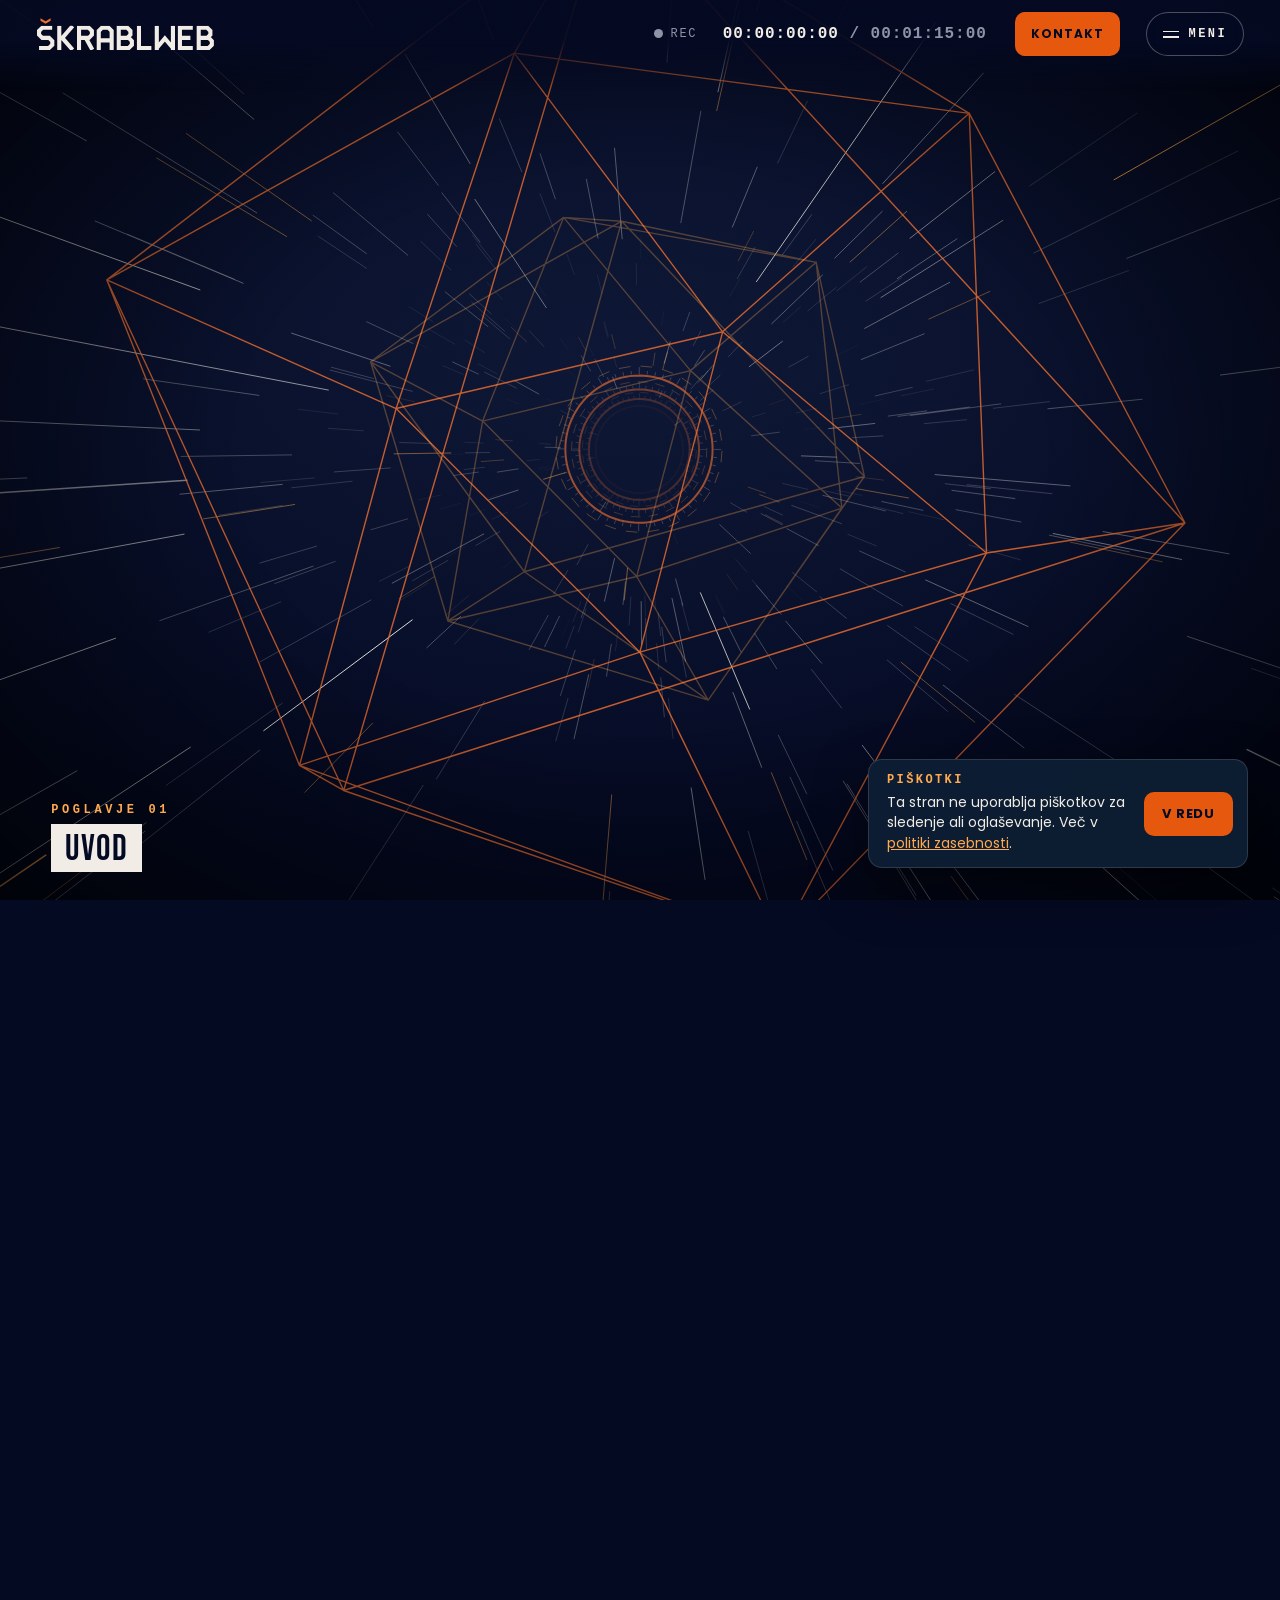
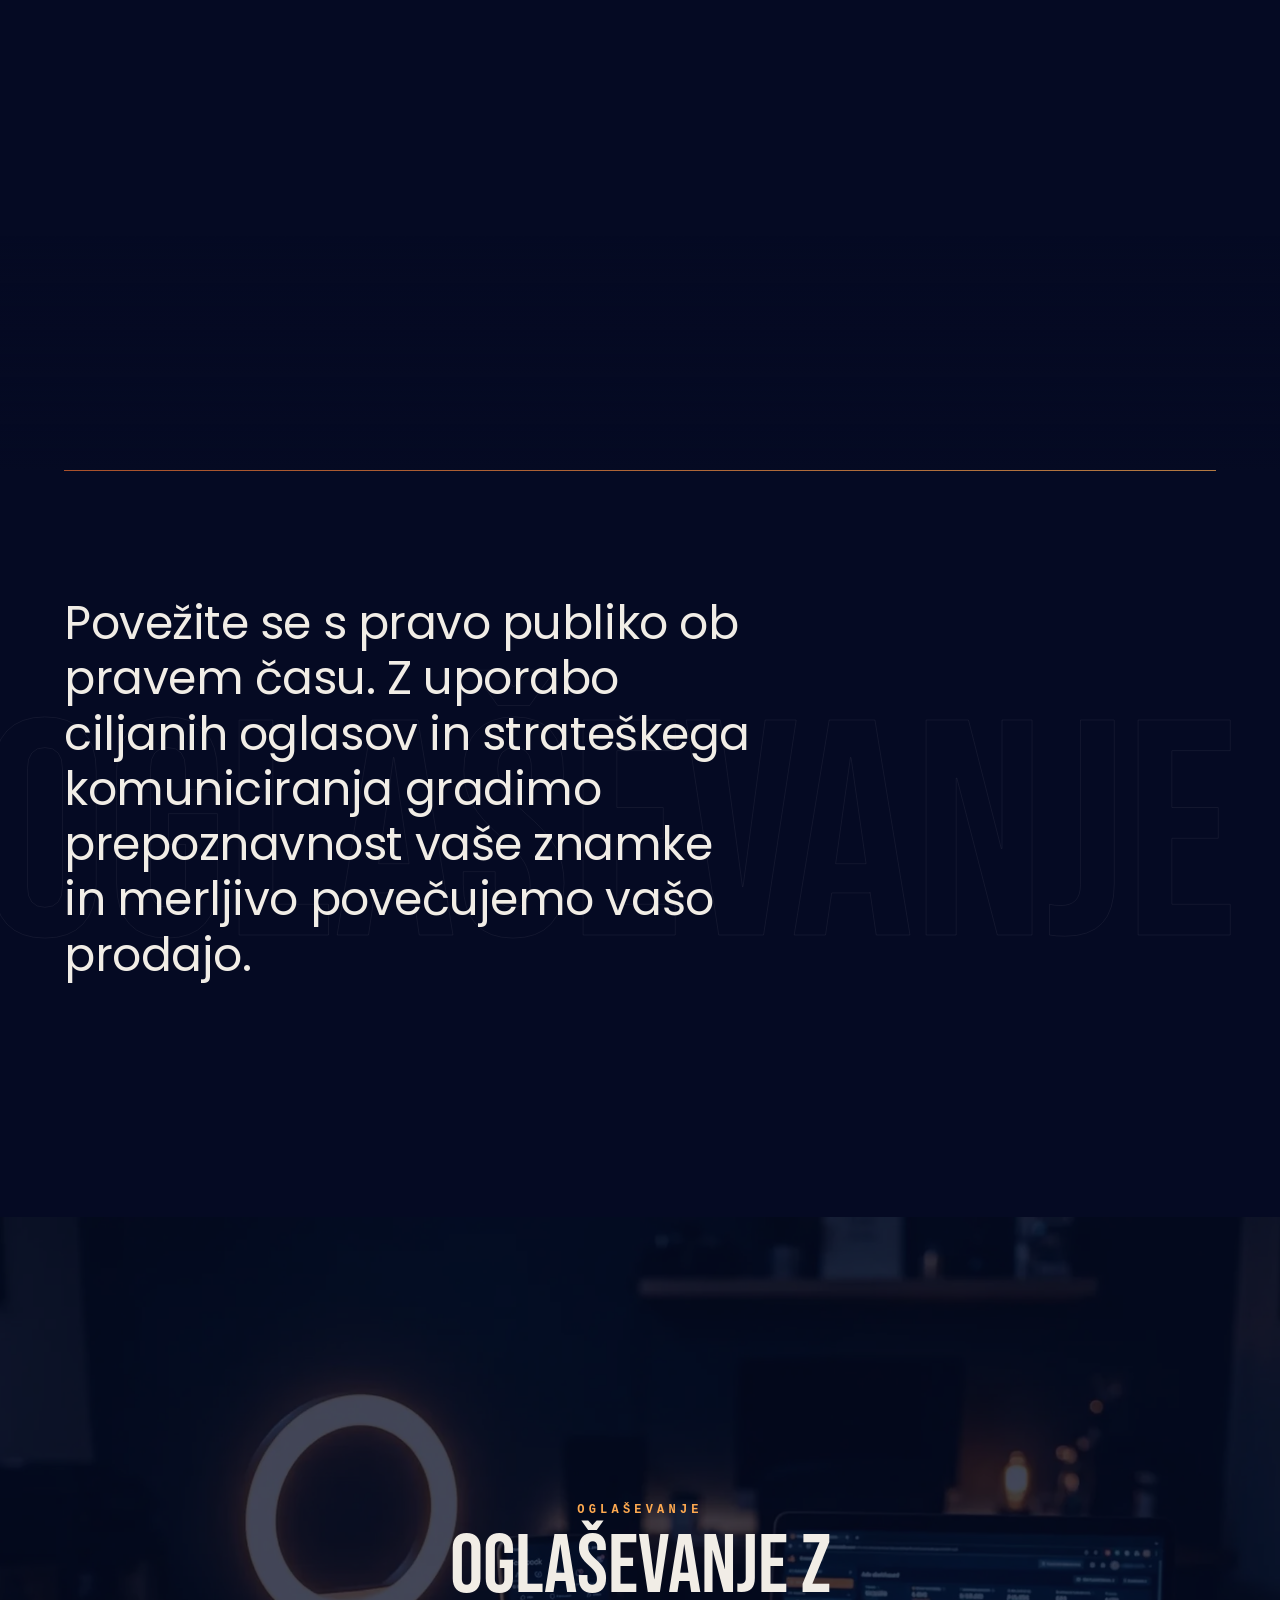
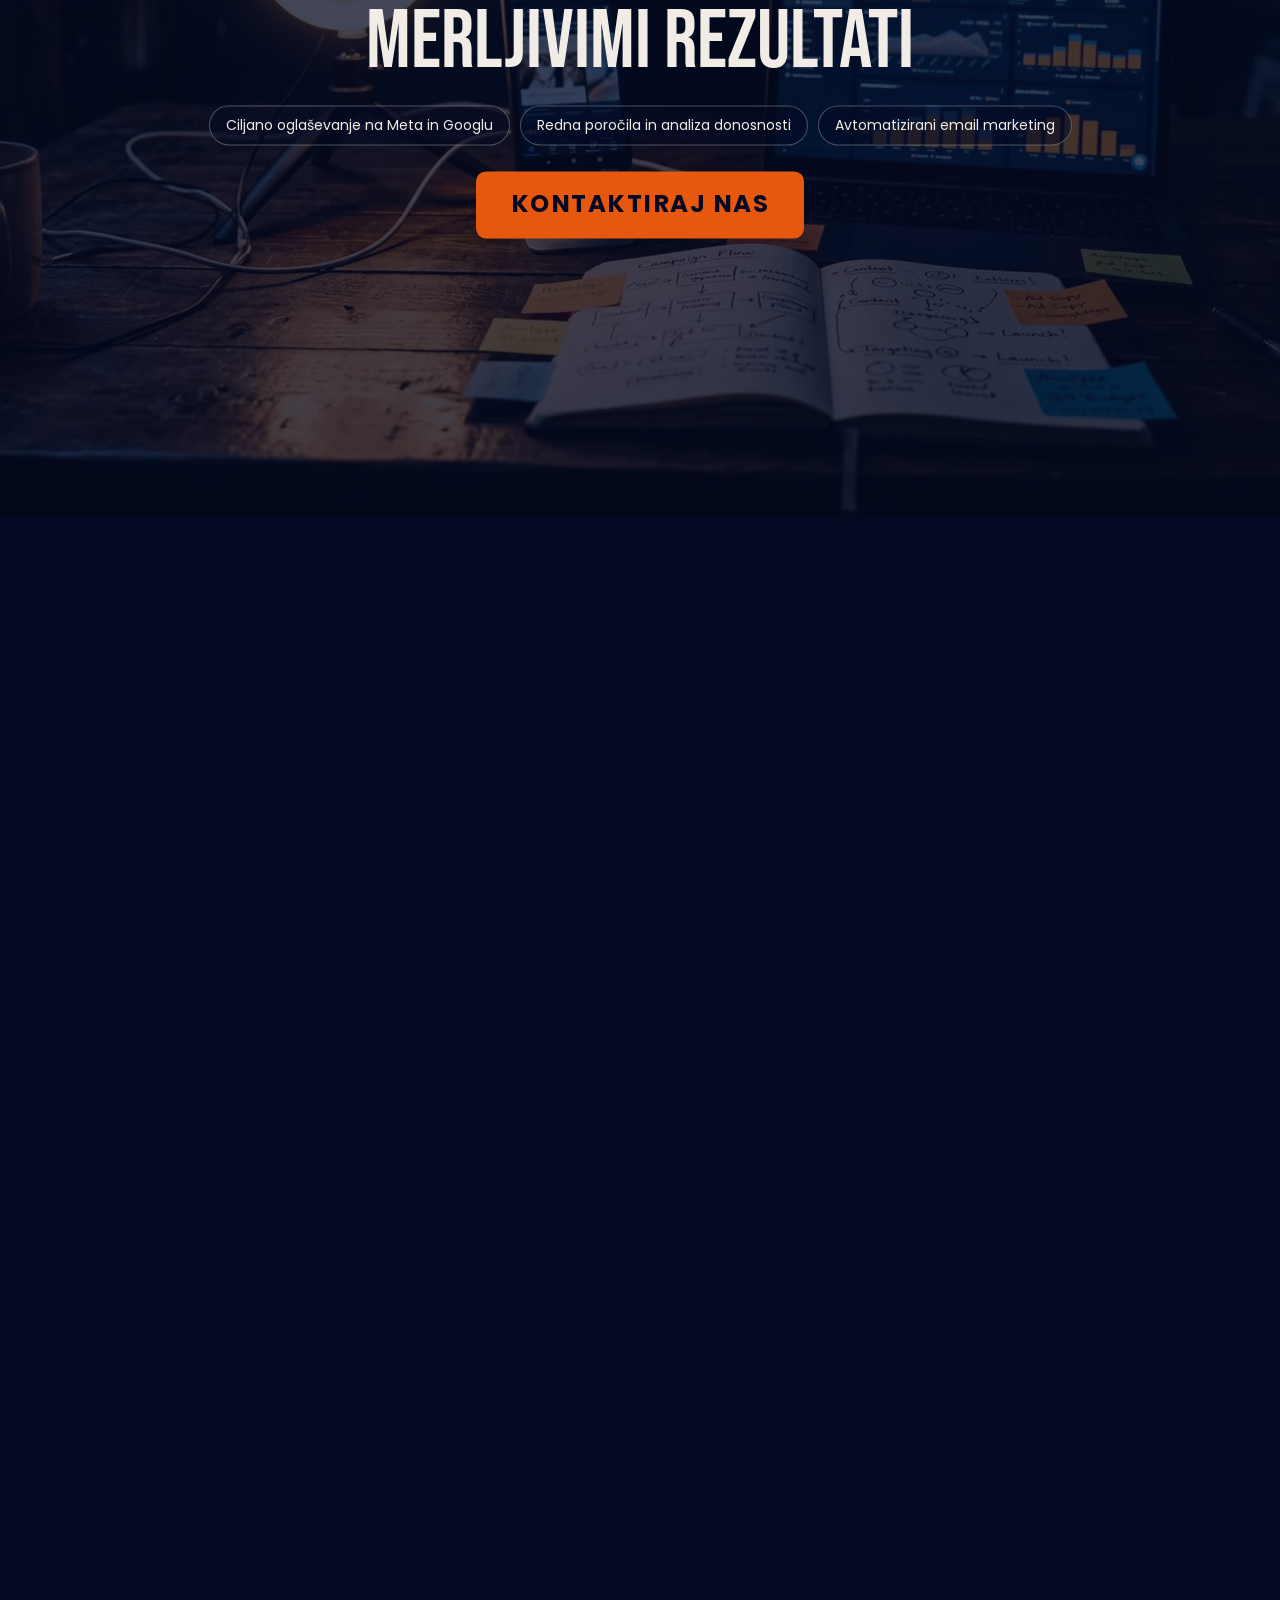
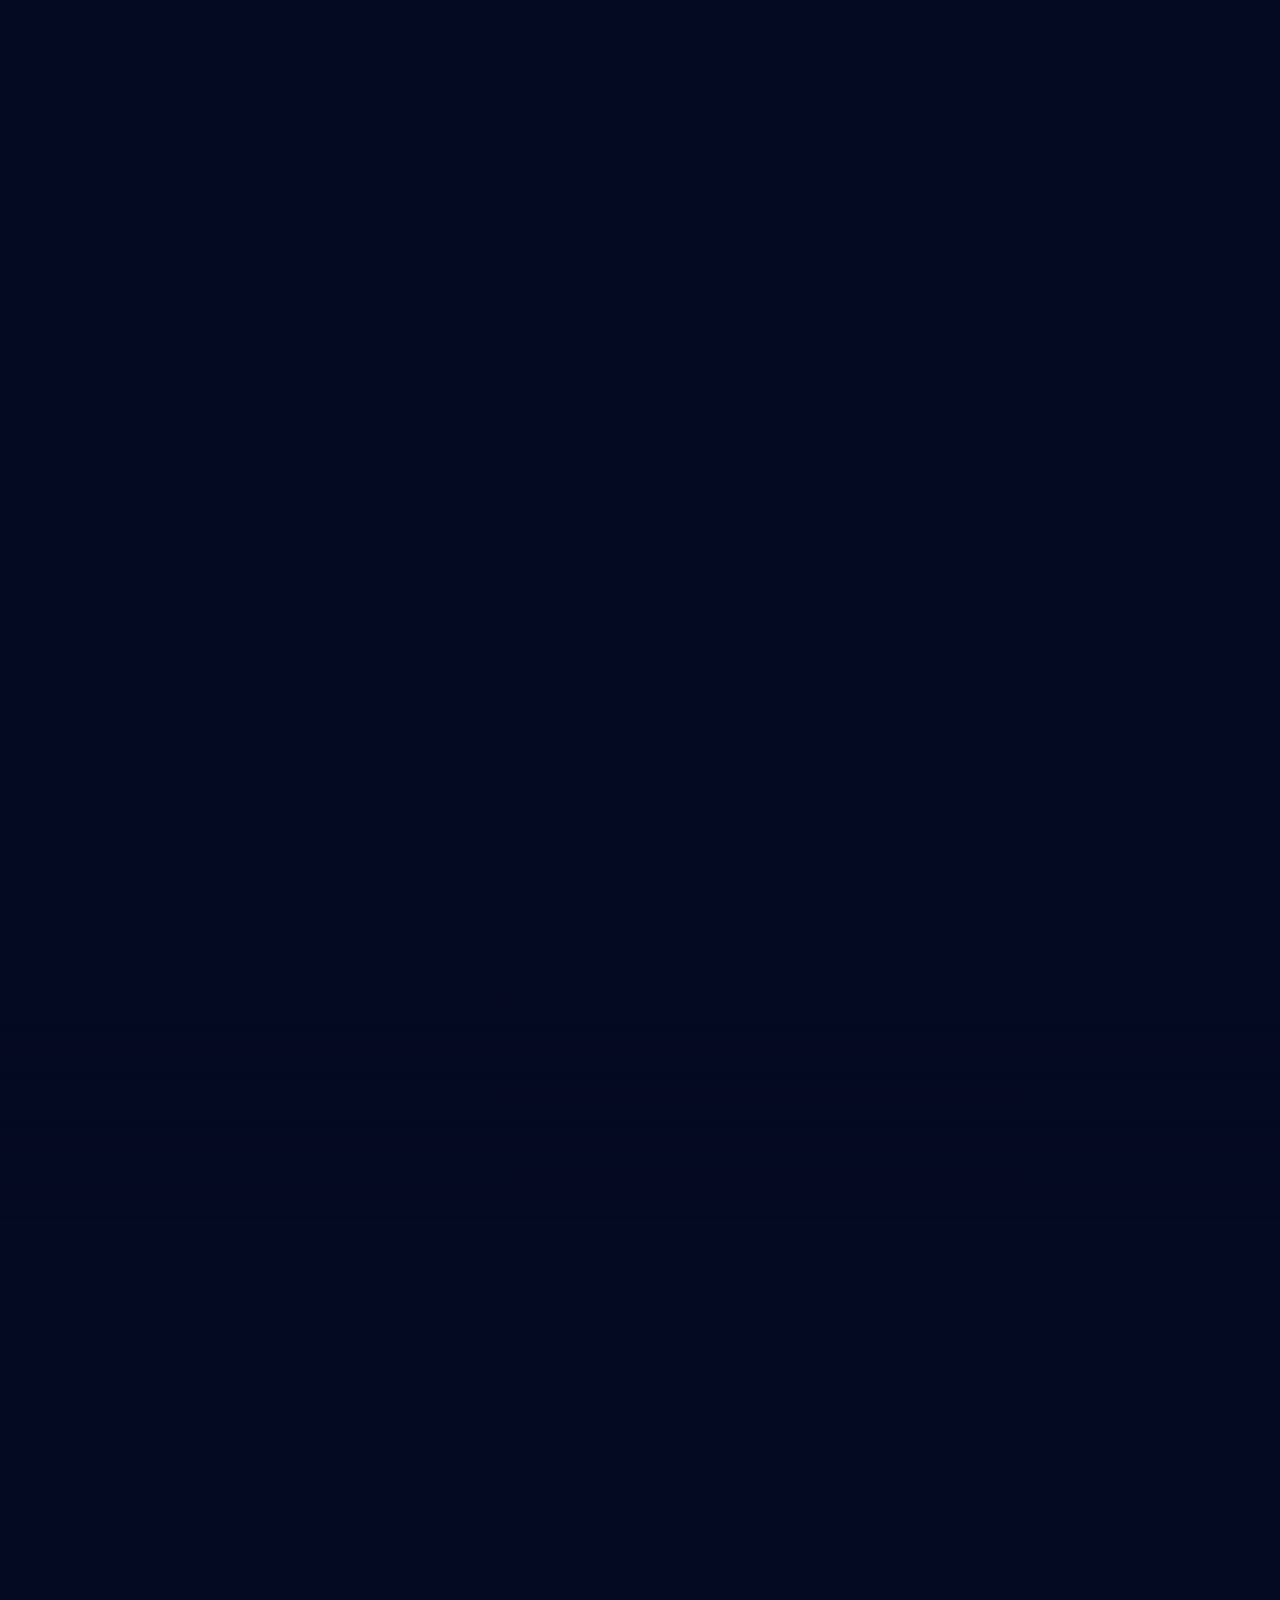
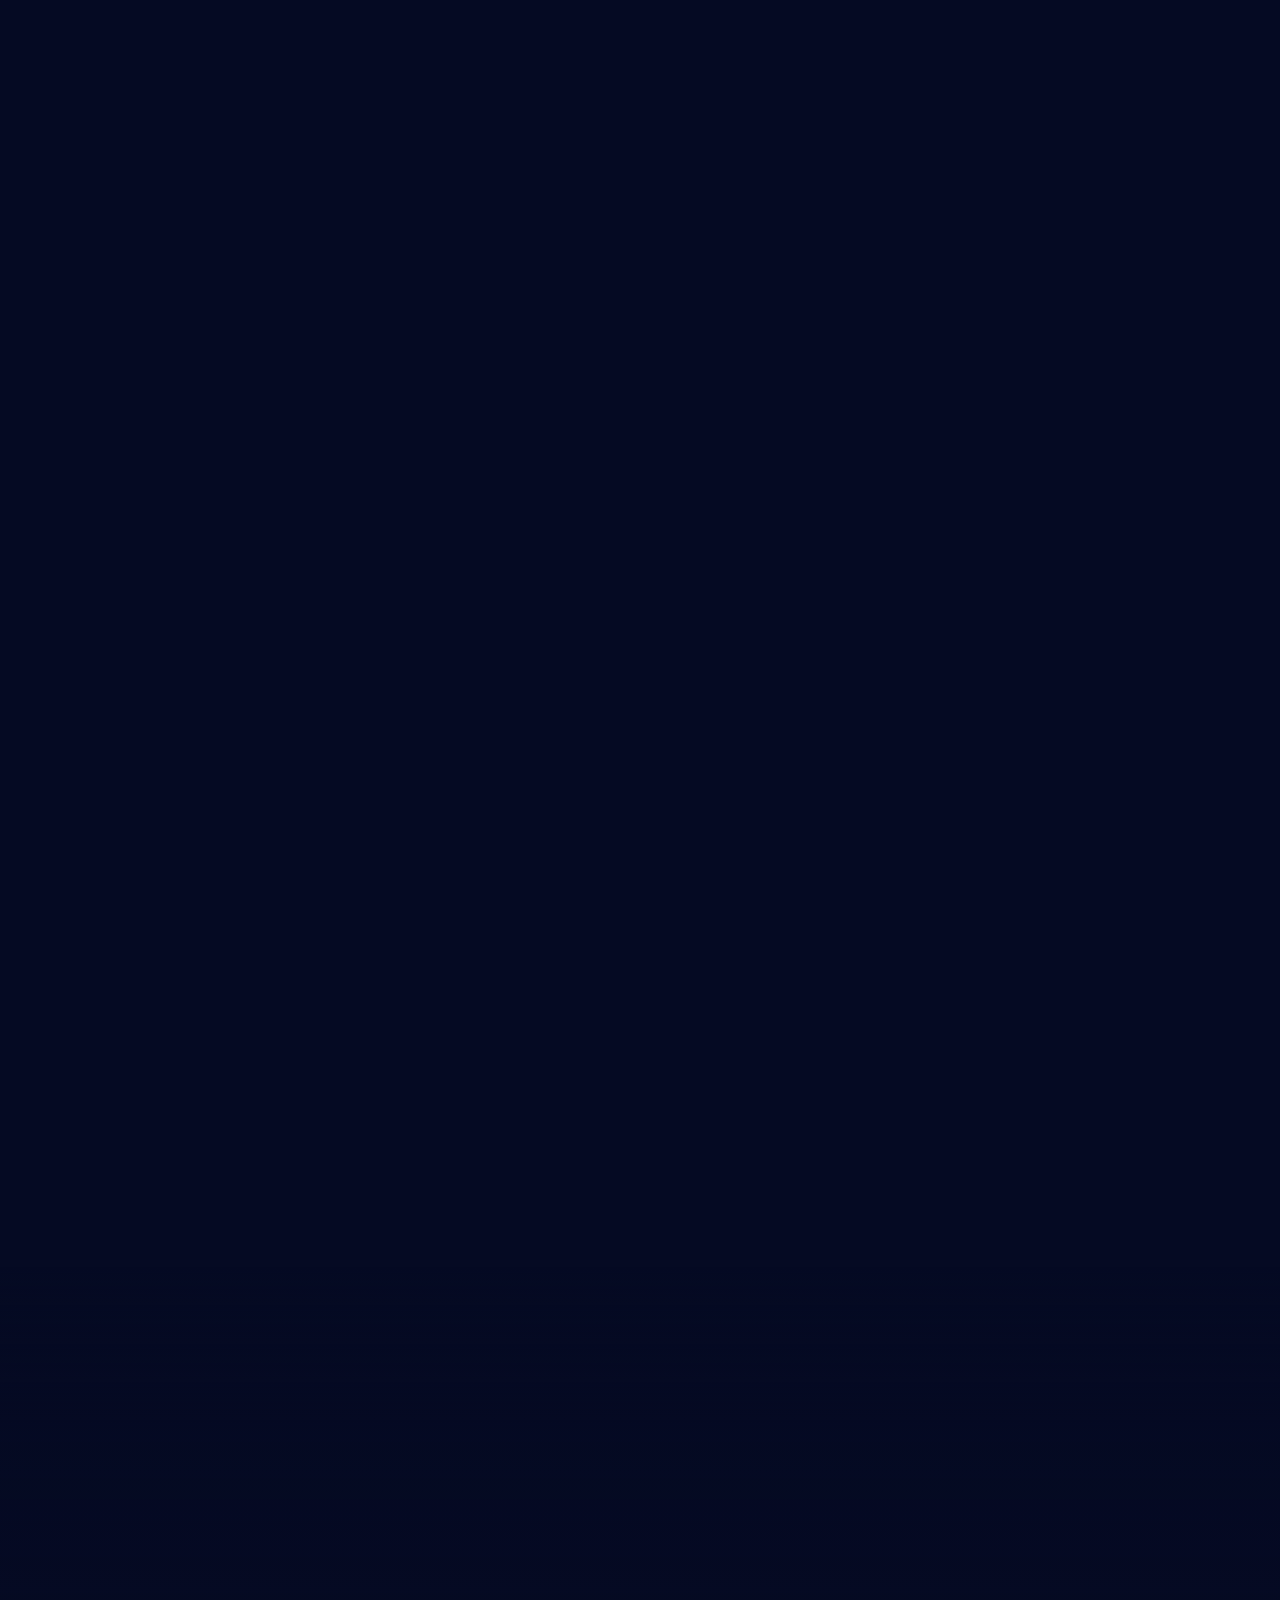
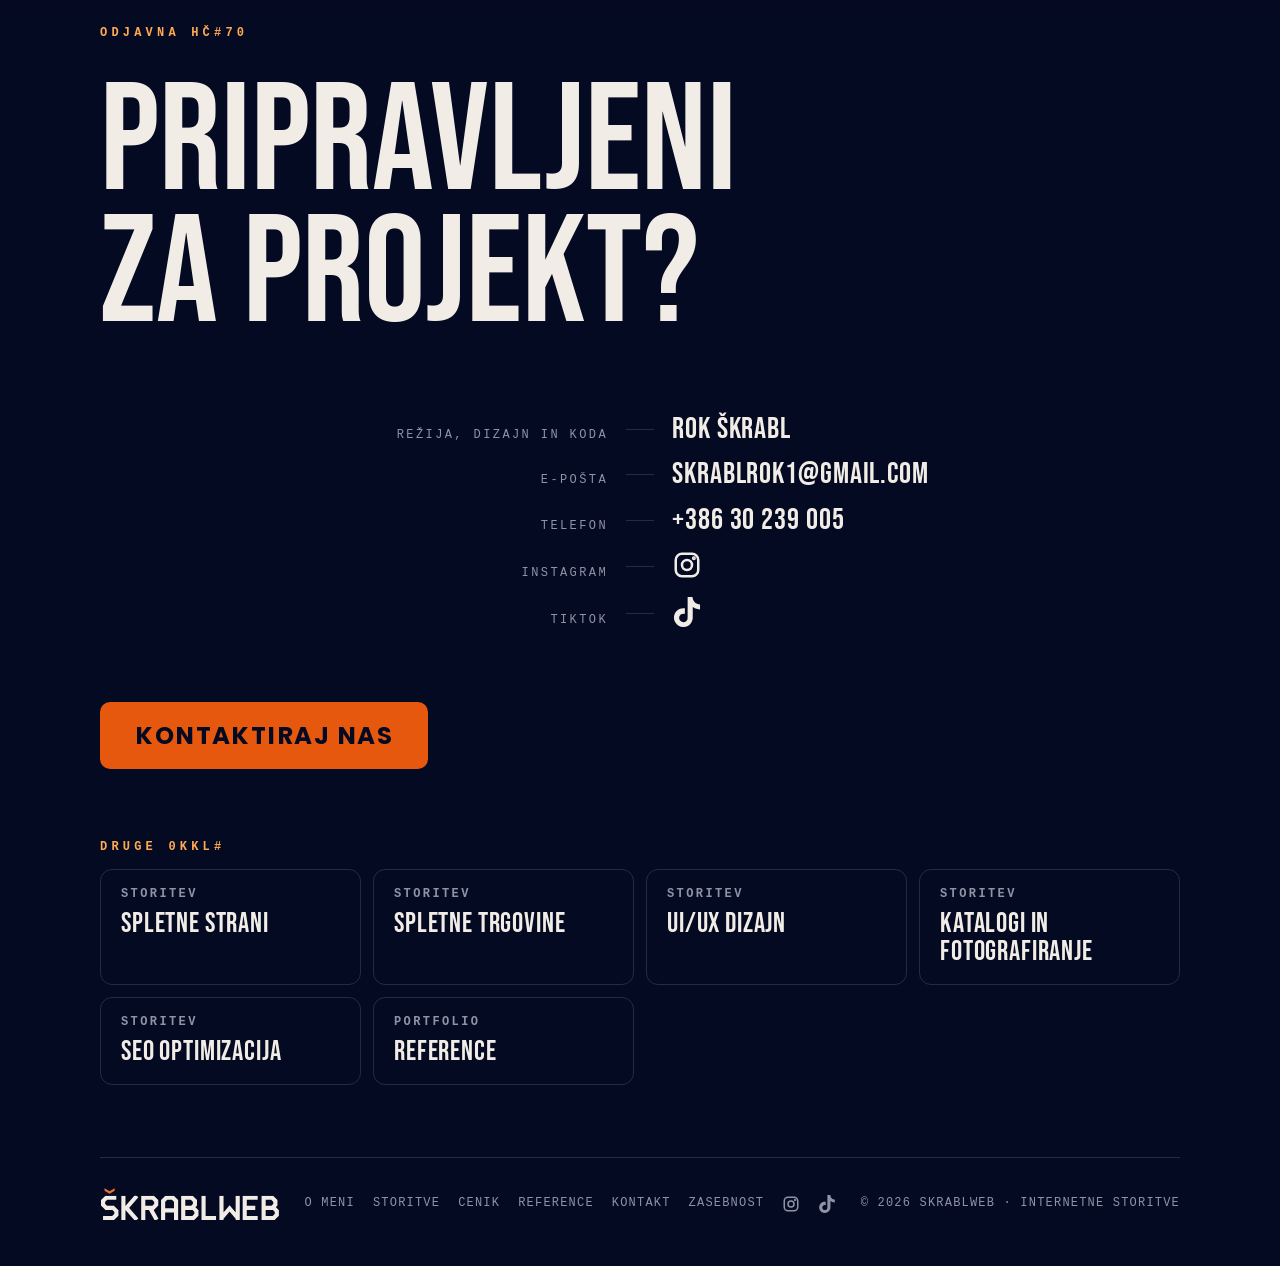
<file: marketing.html>
<!DOCTYPE html>
<html lang="sl">
<head>
<meta charset="UTF-8">
<meta name="viewport" content="width=device-width, initial-scale=1, viewport-fit=cover">
<title>Digitalni marketing in spletno oglaševanje | SKRABLWEB</title>
<meta name="description" content="Digitalni marketing in spletno oglaševanje: ciljani oglasi in vsebine, ki vašo ponudbo pokažejo ljudem, ki jo iščejo. Za mala podjetja.">
<link rel="canonical" href="https://skrablweb.si/marketing.html">
<meta property="og:type" content="website">
<meta property="og:locale" content="sl_SI">
<meta property="og:site_name" content="SKRABLWEB">
<meta property="og:title" content="Digitalni marketing in spletno oglaševanje | SKRABLWEB">
<meta property="og:description" content="Digitalni marketing in spletno oglaševanje: ciljani oglasi in vsebine, ki vašo ponudbo pokažejo ljudem, ki jo iščejo. Za mala podjetja.">
<meta property="og:url" content="https://skrablweb.si/marketing.html">
<meta property="og:image" content="https://skrablweb.si/img/og.jpg">
<meta property="og:image:width" content="1200">
<meta property="og:image:height" content="630">
<meta name="twitter:card" content="summary_large_image">
<script type="application/ld+json">{"@context":"https://schema.org","@type":"Service","name":"Digitalni marketing","serviceType":"Digitalni marketing","description":"Digitalni marketing in spletno oglaševanje: ciljani oglasi in vsebine, ki vašo ponudbo pokažejo ljudem, ki jo iščejo. Za mala podjetja.","url":"https://skrablweb.si/marketing.html","provider":{"@type":"ProfessionalService","@id":"https://skrablweb.si/#business","name":"SKRABLWEB","url":"https://skrablweb.si/"},"areaServed":[{"@type":"City","name":"Ljubljana"},{"@type":"Country","name":"Slovenija"}]}</script>
<link rel="icon" href="/favicon.ico?v=2" sizes="48x48">
<link rel="icon" type="image/svg+xml" href="/img/skrablweb-ikona.svg?v=2">
<link rel="icon" type="image/png" sizes="192x192" href="/img/favicon-192.png?v=2">
<link rel="apple-touch-icon" href="/img/apple-touch-icon.png?v=2">
<link rel="manifest" href="/site.webmanifest?v=2">
<meta name="theme-color" content="#050a23">
<link rel="stylesheet" href="reel.css?v=202610091200">
</head>
<body data-dur="75">
<div id="stage">
  <canvas id="bg" aria-hidden="true"></canvas>
  <div id="world">
<div class="obj hero" data-shot data-x="0" data-y="0" data-z="-500" data-d="500" data-md="420" data-chapter="Uvod"><div class="eyebrow">Storitev 06 / 06</div><h1 class="ab" style="--fit:3.65">Digitalni<span class="gt">marketing</span></h1><div class="hint">Scrollaj za predvajanje ↓</div></div>
<i class="fx" data-type="ico" data-z="-2000" data-r="380" data-mr="300"></i>
<div class="obj " data-shot data-x="0" data-y="0" data-z="-2000" data-d="260" data-md="220" data-f="0"></div>
<div class="obj " data-shot data-x="0" data-y="0" data-z="-5400" data-d="2400" data-md="2000" data-f="0"></div>
<div class="obj sect" data-shot data-x="0" data-y="0" data-z="-5400" data-d="700" data-md="560" data-chapter="Potek dela"><h2 class="ab">Potek dela</h2><p>Od strategije do merljivih rezultatov v petih korakih</p></div>
<i class="fx" data-type="ring" data-z="-7000" data-r="520" data-mr="330" data-i="0"></i>
<div class="obj step" data-shot data-x="0" data-y="0" data-z="-7000" data-d="700" data-md="380"><div class="n" data-n="01" aria-hidden="true"></div><h3 class="ab">Strategija nastopa</h3><p>Določitev kanalov (Meta, Google, Email) in ciljne publike za oglaševanje.</p></div>
<i class="fx" data-type="ring" data-z="-8300" data-r="520" data-mr="330" data-i="1"></i>
<div class="obj step" data-shot data-x="0" data-y="0" data-z="-8300" data-d="700" data-md="380"><div class="n" data-n="02" aria-hidden="true"></div><h3 class="ab">Plačani oglasi (PPC)</h3><p>Nastavitev kampanj na Googlu in družbenih omrežjih za takojšen doseg kupcev.</p></div>
<i class="fx" data-type="ring" data-z="-9600" data-r="520" data-mr="330" data-i="2"></i>
<div class="obj step" data-shot data-x="0" data-y="0" data-z="-9600" data-d="700" data-md="380"><div class="n" data-n="03" aria-hidden="true"></div><h3 class="ab">Email marketing</h3><p>Avtomatizacije za nove naročnike, opomnike za košarice in poprodajne sekvence.</p></div>
<i class="fx" data-type="ring" data-z="-10900" data-r="520" data-mr="330" data-i="3"></i>
<div class="obj step" data-shot data-x="0" data-y="0" data-z="-10900" data-d="700" data-md="380"><div class="n" data-n="04" aria-hidden="true"></div><h3 class="ab">Vodenje družbenih omrežij</h3><p>Redna objava vsebin, ki gradijo zaupanje in interakcijo s skupnostjo.</p></div>
<i class="fx" data-type="ring" data-z="-12200" data-r="520" data-mr="330" data-i="4"></i>
<div class="obj step" data-shot data-x="0" data-y="0" data-z="-12200" data-d="700" data-md="380"><div class="n" data-n="05" aria-hidden="true"></div><h3 class="ab">Merjenje in optimizacija</h3><p>Redna analiza donosnosti (ROAS) in prilagajanje oglasov za nižji strošek nakupa.</p></div>
<div class="obj endcard" data-shot data-x="0" data-y="-40" data-z="-14400" data-d="950" data-md="560" data-chapter="Kontakt"><h2 class="ab">Pripravljeni za <span class="gt">projekt?</span></h2><p>Kontaktirajte nas in skupaj ustvarimo spletno stran, ki bo delovala za vaše podjetje.</p><a class="btn" href="index.html#kontakt-obr-vse">Kontaktiraj nas</a><div class="hint">↓ Odjavna špica</div></div>
<i class="fx" data-type="floor" data-z="-14400" data-y="480"></i>
  </div>
</div>
<div class="vignette" aria-hidden="true"></div>

<header class="hud">
  <a class="logo" href="index.html" aria-label="SKRABLWEB domov"><img src="img/skrablweb-logo-temno-ozadje.svg" alt="SKRABLWEB" width="1486" height="280"></a>
  <div class="r">
    <span class="rec" aria-hidden="true">Rec</span>
    <span id="tc" aria-hidden="true">00:00:00:00 <span></span></span>
    <a class="kbtn" href="index.html#kontakt-obr-vse">Kontakt</a>
    <button class="mbtn" id="menuOpen" type="button" aria-expanded="false" aria-controls="menu"><i></i>Meni</button>
  </div>
</header>
<div class="lower" id="lower" aria-live="polite"><small id="lowerN">Poglavje 01</small><b id="lowerT">Uvod</b></div>
<div class="menu" id="menu" role="dialog" aria-modal="true" aria-label="Izbira scene" aria-hidden="true">
  <button class="mbtn close" id="menuClose" type="button">Zapri ✕</button>
  <div class="kicker">Izbira scene</div>
  <nav><a href="index.html"><span>00</span><b>Domov</b></a><a href="index.html#o_nas"><span>01</span><b>O meni</b></a><a href="stran.html"><span>02</span><b>Izdelava spletnih strani</b></a><a href="trgovina.html"><span>03</span><b>Izdelava spletne trgovine</b></a><a href="dizajn.html"><span>04</span><b>UI/UX dizajn</b></a><a href="katalogi.html"><span>05</span><b>Katalogi in fotografiranje</b></a><a href="seo.html"><span>06</span><b>SEO optimizacija</b></a><a href="marketing.html" aria-current=page><span>07</span><b>Digitalni marketing</b></a><a href="reference.html"><span>08</span><b>Reference</b></a><a href="index.html#cenik"><span>09</span><b>Cenik</b></a><a href="index.html#kontakt-obr-vse"><span>10</span><b>Kontakt</b></a></nav>
  <div class="contact"><a href="mailto:skrablrok1@gmail.com">skrablrok1@gmail.com</a> · <a href="tel:+38630239005">+386 30 239 005</a> · <a class="ig" href="https://www.instagram.com/skrablweb/" target="_blank" rel="noopener" aria-label="Instagram @skrablweb"><svg viewBox="0 0 24 24" fill="none" stroke="currentColor" stroke-width="2" stroke-linecap="round" aria-hidden="true"><rect x="3" y="3" width="18" height="18" rx="5"/><circle cx="12" cy="12" r="4"/><circle cx="17.5" cy="6.5" r=".6" fill="currentColor"/></svg></a> <a class="ig" href="https://www.tiktok.com/@skrablweb" target="_blank" rel="noopener" aria-label="TikTok @skrablweb"><svg viewBox="0 0 24 24" fill="currentColor" aria-hidden="true"><path d="M12.525.02c1.31-.02 2.61-.01 3.91-.02.08 1.53.63 3.09 1.75 4.17 1.12 1.11 2.7 1.62 4.24 1.79v4.03c-1.44-.05-2.89-.35-4.2-.97-.57-.26-1.1-.59-1.62-.93-.01 2.92.01 5.84-.02 8.75-.08 1.4-.54 2.79-1.35 3.94-1.31 1.92-3.58 3.17-5.91 3.21-1.43.08-2.86-.31-4.08-1.03-2.02-1.19-3.44-3.37-3.65-5.71-.02-.5-.03-1-.01-1.49.18-1.9 1.12-3.72 2.58-4.96 1.66-1.44 3.98-2.13 6.15-1.72.02 1.48-.04 2.96-.04 4.44-.99-.32-2.15-.23-3.02.37-.63.41-1.11 1.04-1.36 1.75-.21.51-.15 1.07-.14 1.61.24 1.64 1.82 3.02 3.5 2.87 1.12-.01 2.19-.66 2.77-1.61.19-.33.4-.67.41-1.06.1-1.79.06-3.57.07-5.36.01-4.03-.01-8.05.02-12.07z"/></svg></a></div>
</div>

<main id="main" aria-label="Digitalni marketing | SKRABLWEB">
<div class="reel" data-a="0" data-b="1" aria-hidden="true"></div>
<section class="flow feat" id="prednosti" data-chapter="Oglaševanje">
  <div class="fwrap">
    <p class="fillwords">Povežite se s pravo publiko ob pravem času. Z uporabo ciljanih oglasov in strateškega komuniciranja gradimo prepoznavnost vaše znamke in merljivo povečujemo vašo prodajo.</p>
  </div>
</section>
<section class="flow zoom">
  <div class="zpin">
    <div class="zframe"><img src="img/foto-marketing.webp" alt="Digitalni marketing: oglasi na družbenih omrežjih in nadzorna plošča oglasov" width="1536" height="1024" loading="lazy" decoding="async"></div>
    <div class="ztext" aria-hidden="true" style="--zfit:3.55"><span class="zl">Digitalni</span><span class="zr">marketing</span></div>
    <div class="zreveal"><span class="kick">Oglaševanje</span><h2>Oglaševanje z merljivimi rezultati</h2><ul class="zl2"><li>Ciljano oglaševanje na Meta in Googlu</li><li>Redna poročila in analiza donosnosti</li><li>Avtomatizirani email marketing</li></ul><a class="btn" href="index.html#kontakt-obr-vse">Kontaktiraj nas</a></div>
  </div>
</section>
<div class="reel" data-a="2" data-b="9" aria-hidden="true"></div>
</main>

<section id="credits">
  <div class="cwrap">
    <div>
      <div class="kicker">Odjavna špica</div>
      <h2>Pripravljeni za projekt?</h2>
    </div>
    <dl class="roll">
      <div><dt>Režija, dizajn in koda</dt><i></i><dd>Rok Škrabl</dd></div>
      <div><dt>E-pošta</dt><i></i><dd><a href="mailto:skrablrok1@gmail.com">skrablrok1@gmail.com</a></dd></div><div><dt>Telefon</dt><i></i><dd><a href="tel:+38630239005">+386 30 239 005</a></dd></div><div><dt>Instagram</dt><i></i><dd><a class="ig" href="https://www.instagram.com/skrablweb/" target="_blank" rel="noopener" aria-label="Instagram @skrablweb"><svg viewBox="0 0 24 24" fill="none" stroke="currentColor" stroke-width="2" stroke-linecap="round" aria-hidden="true"><rect x="3" y="3" width="18" height="18" rx="5"/><circle cx="12" cy="12" r="4"/><circle cx="17.5" cy="6.5" r=".6" fill="currentColor"/></svg></a></dd></div><div><dt>TikTok</dt><i></i><dd><a class="ig" href="https://www.tiktok.com/@skrablweb" target="_blank" rel="noopener" aria-label="TikTok @skrablweb"><svg viewBox="0 0 24 24" fill="currentColor" aria-hidden="true"><path d="M12.525.02c1.31-.02 2.61-.01 3.91-.02.08 1.53.63 3.09 1.75 4.17 1.12 1.11 2.7 1.62 4.24 1.79v4.03c-1.44-.05-2.89-.35-4.2-.97-.57-.26-1.1-.59-1.62-.93-.01 2.92.01 5.84-.02 8.75-.08 1.4-.54 2.79-1.35 3.94-1.31 1.92-3.58 3.17-5.91 3.21-1.43.08-2.86-.31-4.08-1.03-2.02-1.19-3.44-3.37-3.65-5.71-.02-.5-.03-1-.01-1.49.18-1.9 1.12-3.72 2.58-4.96 1.66-1.44 3.98-2.13 6.15-1.72.02 1.48-.04 2.96-.04 4.44-.99-.32-2.15-.23-3.02.37-.63.41-1.11 1.04-1.36 1.75-.21.51-.15 1.07-.14 1.61.24 1.64 1.82 3.02 3.5 2.87 1.12-.01 2.19-.66 2.77-1.61.19-.33.4-.67.41-1.06.1-1.79.06-3.57.07-5.36.01-4.03-.01-8.05.02-12.07z"/></svg></a></dd></div>
    </dl>
    <div><a class="btn" href="index.html#kontakt-obr-vse">Kontaktiraj nas</a></div>
    <div>
      <div class="kicker" style="margin-bottom:16px">Druge scene</div>
      <div class="links"><a href="stran.html"><small>Storitev</small>Spletne strani</a><a href="trgovina.html"><small>Storitev</small>Spletne trgovine</a><a href="dizajn.html"><small>Storitev</small>UI/UX dizajn</a><a href="katalogi.html"><small>Storitev</small>Katalogi in fotografiranje</a><a href="seo.html"><small>Storitev</small>SEO optimizacija</a><a href="reference.html"><small>Portfolio</small>Reference</a></div>
    </div>
    <footer><img src="img/skrablweb-logo-temno-ozadje.svg" alt="SKRABLWEB" width="1486" height="280" loading="lazy"><nav><a href="index.html#o_nas">O meni</a> <a href="index.html#storitve">Storitve</a> <a href="index.html#cenik">Cenik</a> <a href="reference.html">Reference</a> <a href="index.html#kontakt-obr-vse">Kontakt</a> <a href="zasebnost.html">Zasebnost</a> <a class="ig" href="https://www.instagram.com/skrablweb/" target="_blank" rel="noopener" aria-label="Instagram @skrablweb"><svg viewBox="0 0 24 24" fill="none" stroke="currentColor" stroke-width="2" stroke-linecap="round" aria-hidden="true"><rect x="3" y="3" width="18" height="18" rx="5"/><circle cx="12" cy="12" r="4"/><circle cx="17.5" cy="6.5" r=".6" fill="currentColor"/></svg></a> <a class="ig" href="https://www.tiktok.com/@skrablweb" target="_blank" rel="noopener" aria-label="TikTok @skrablweb"><svg viewBox="0 0 24 24" fill="currentColor" aria-hidden="true"><path d="M12.525.02c1.31-.02 2.61-.01 3.91-.02.08 1.53.63 3.09 1.75 4.17 1.12 1.11 2.7 1.62 4.24 1.79v4.03c-1.44-.05-2.89-.35-4.2-.97-.57-.26-1.1-.59-1.62-.93-.01 2.92.01 5.84-.02 8.75-.08 1.4-.54 2.79-1.35 3.94-1.31 1.92-3.58 3.17-5.91 3.21-1.43.08-2.86-.31-4.08-1.03-2.02-1.19-3.44-3.37-3.65-5.71-.02-.5-.03-1-.01-1.49.18-1.9 1.12-3.72 2.58-4.96 1.66-1.44 3.98-2.13 6.15-1.72.02 1.48-.04 2.96-.04 4.44-.99-.32-2.15-.23-3.02.37-.63.41-1.11 1.04-1.36 1.75-.21.51-.15 1.07-.14 1.61.24 1.64 1.82 3.02 3.5 2.87 1.12-.01 2.19-.66 2.77-1.61.19-.33.4-.67.41-1.06.1-1.79.06-3.57.07-5.36.01-4.03-.01-8.05.02-12.07z"/></svg></a></nav><span>© 2026 SKRABLWEB · Internetne storitve</span></footer>
  </div>
</section>
<script src="reel.js?v=202610070300"></script>
</body>
</html>
</file>
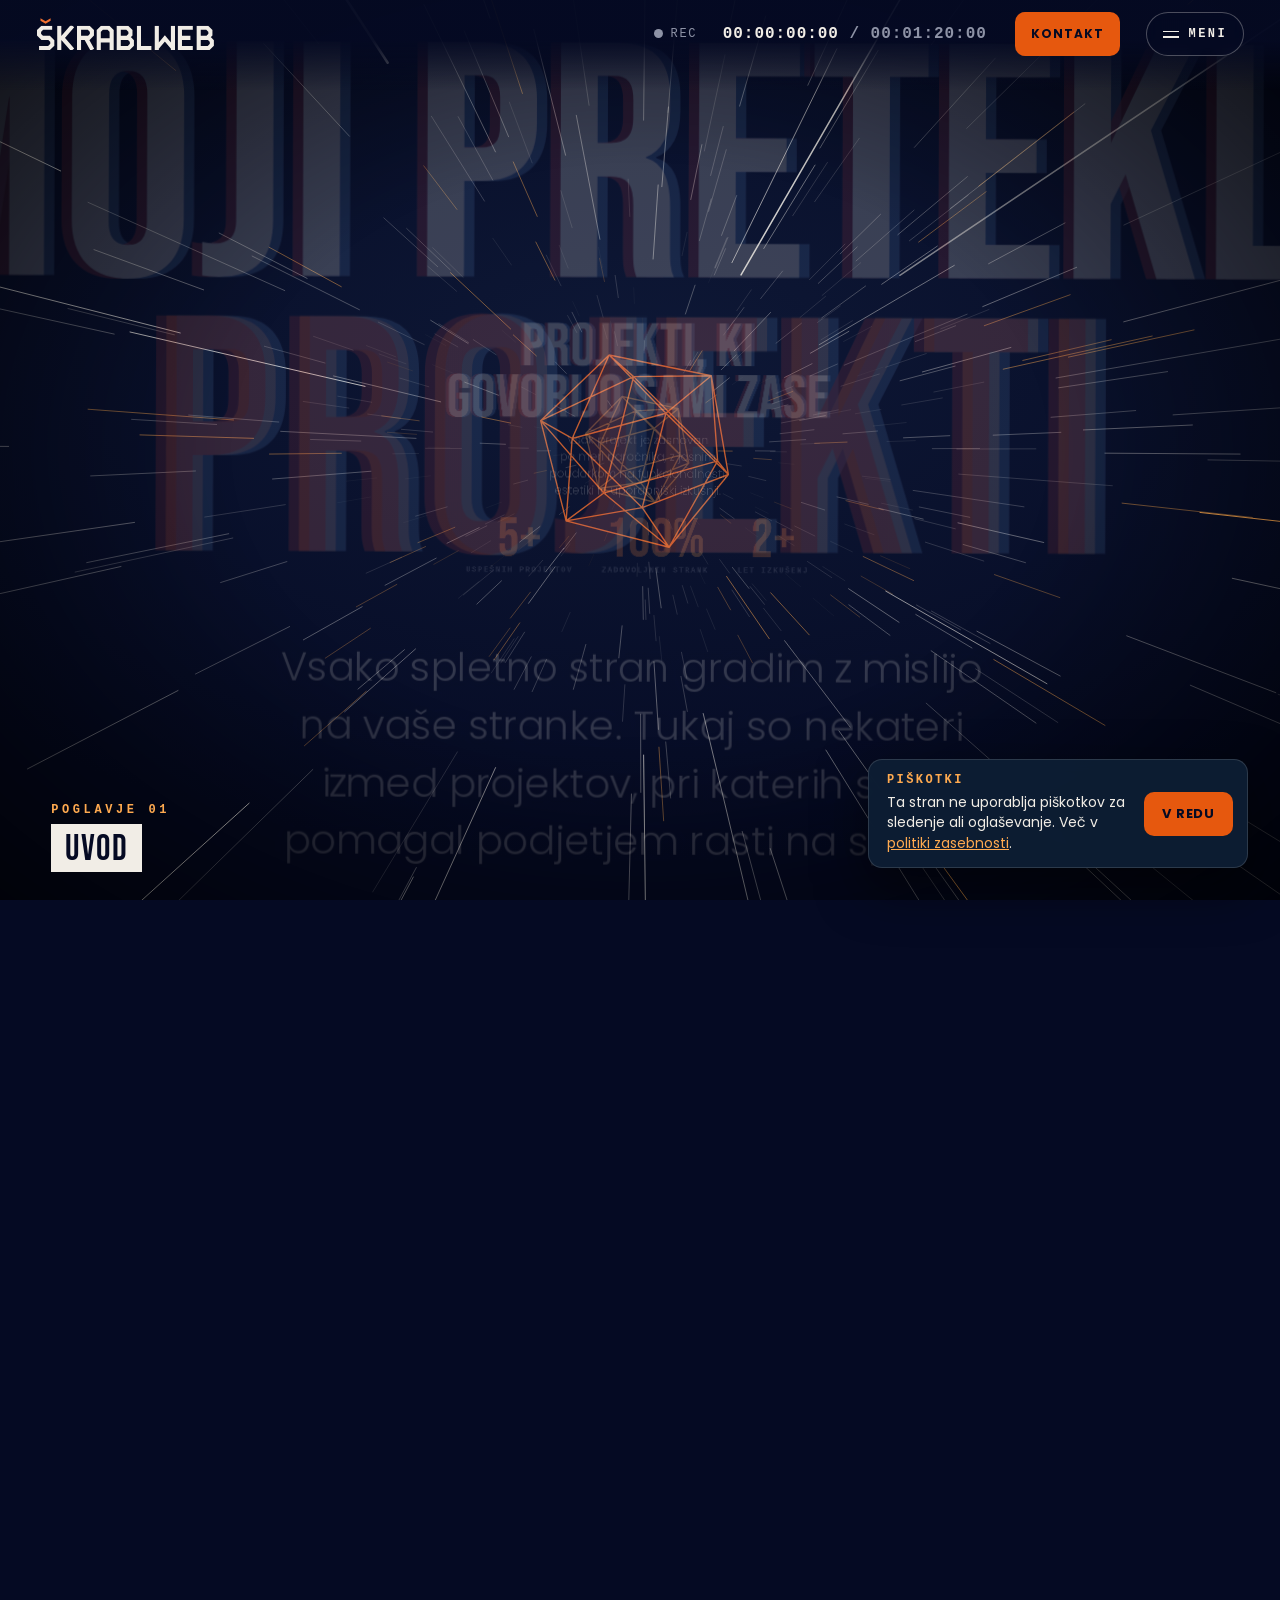
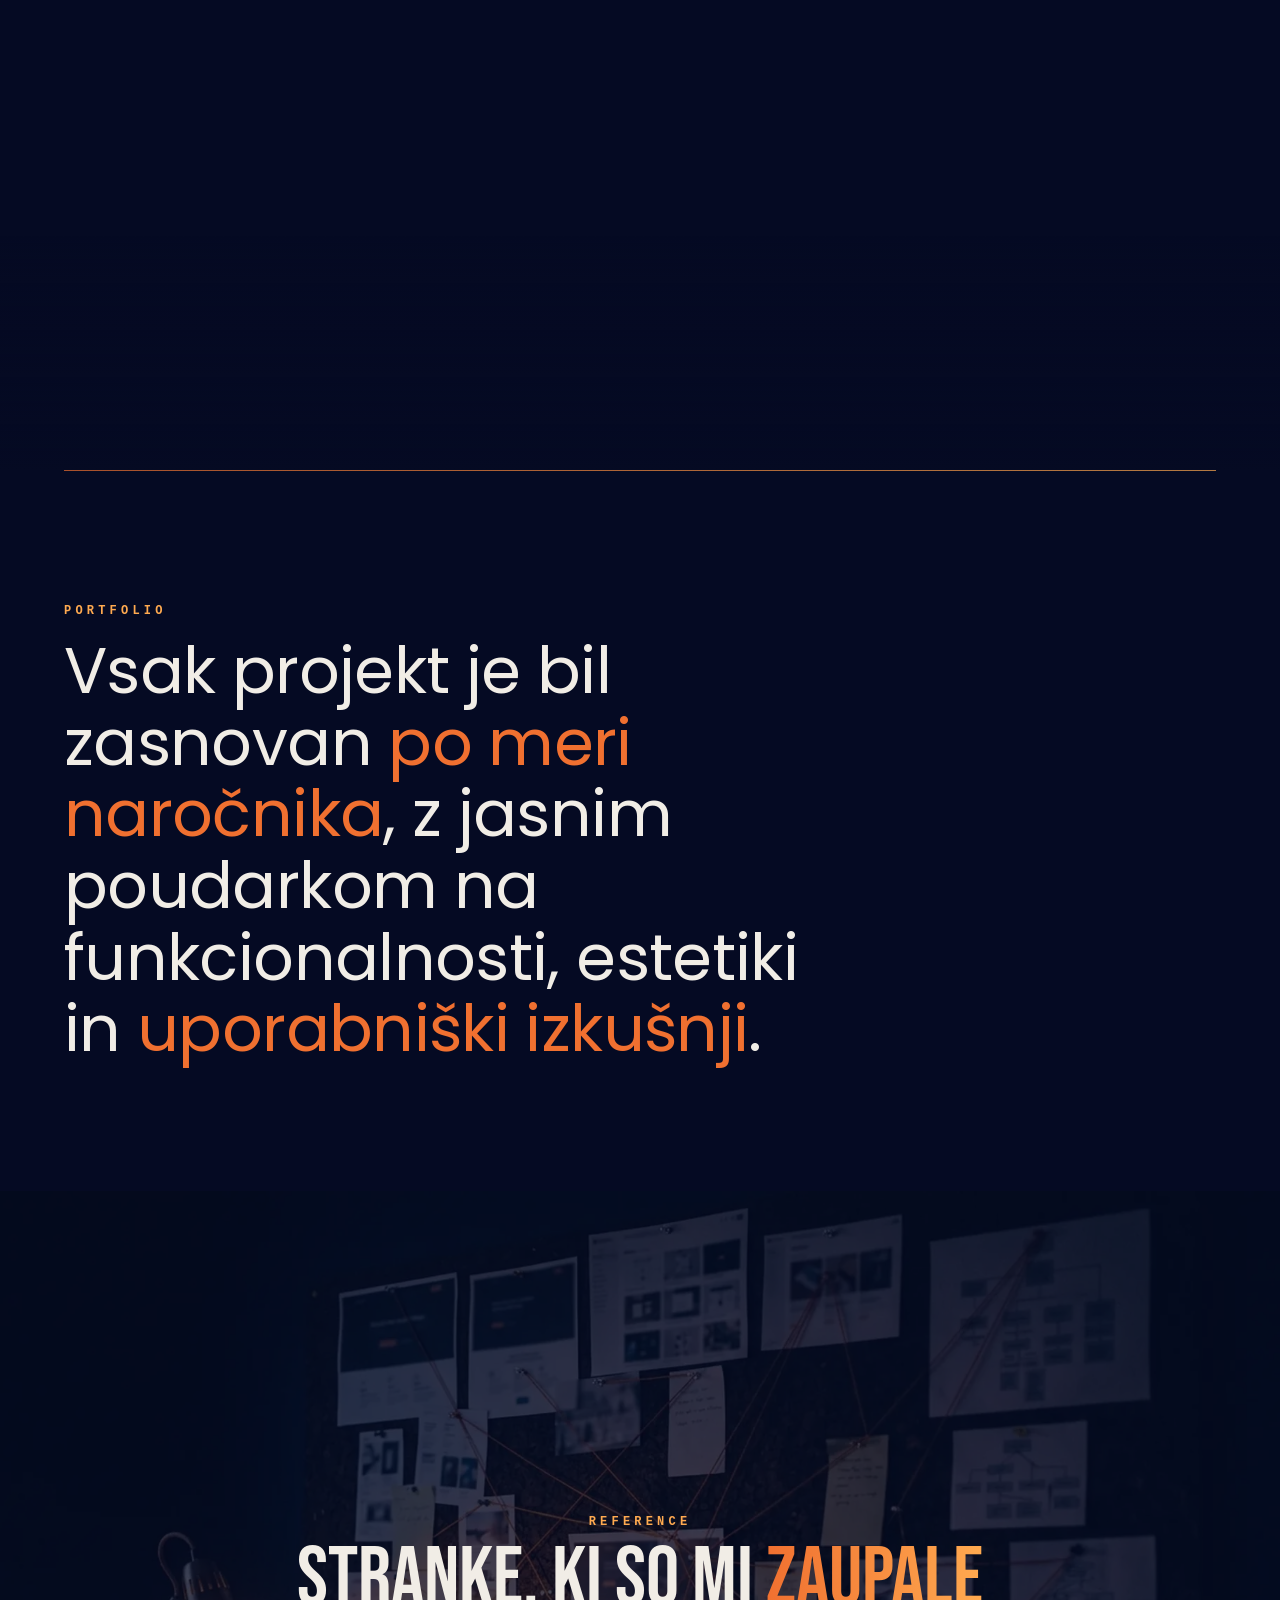
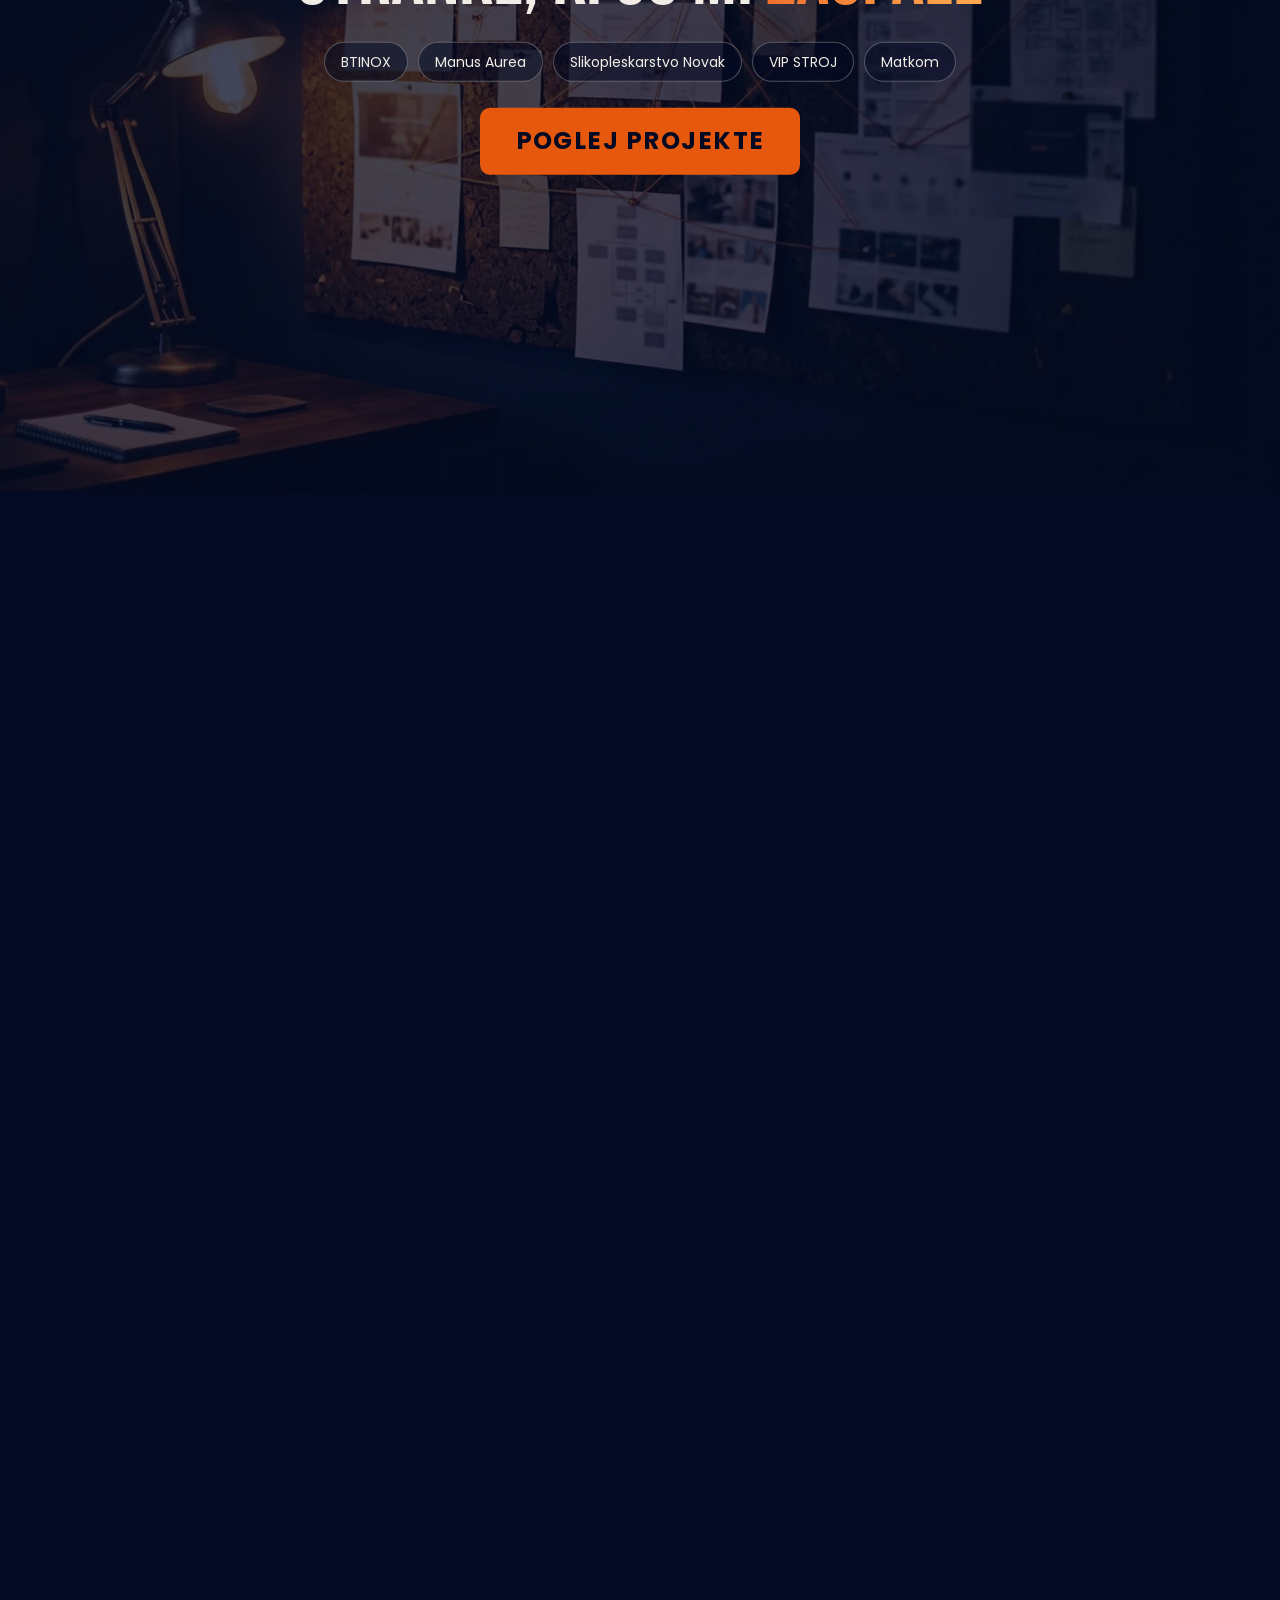
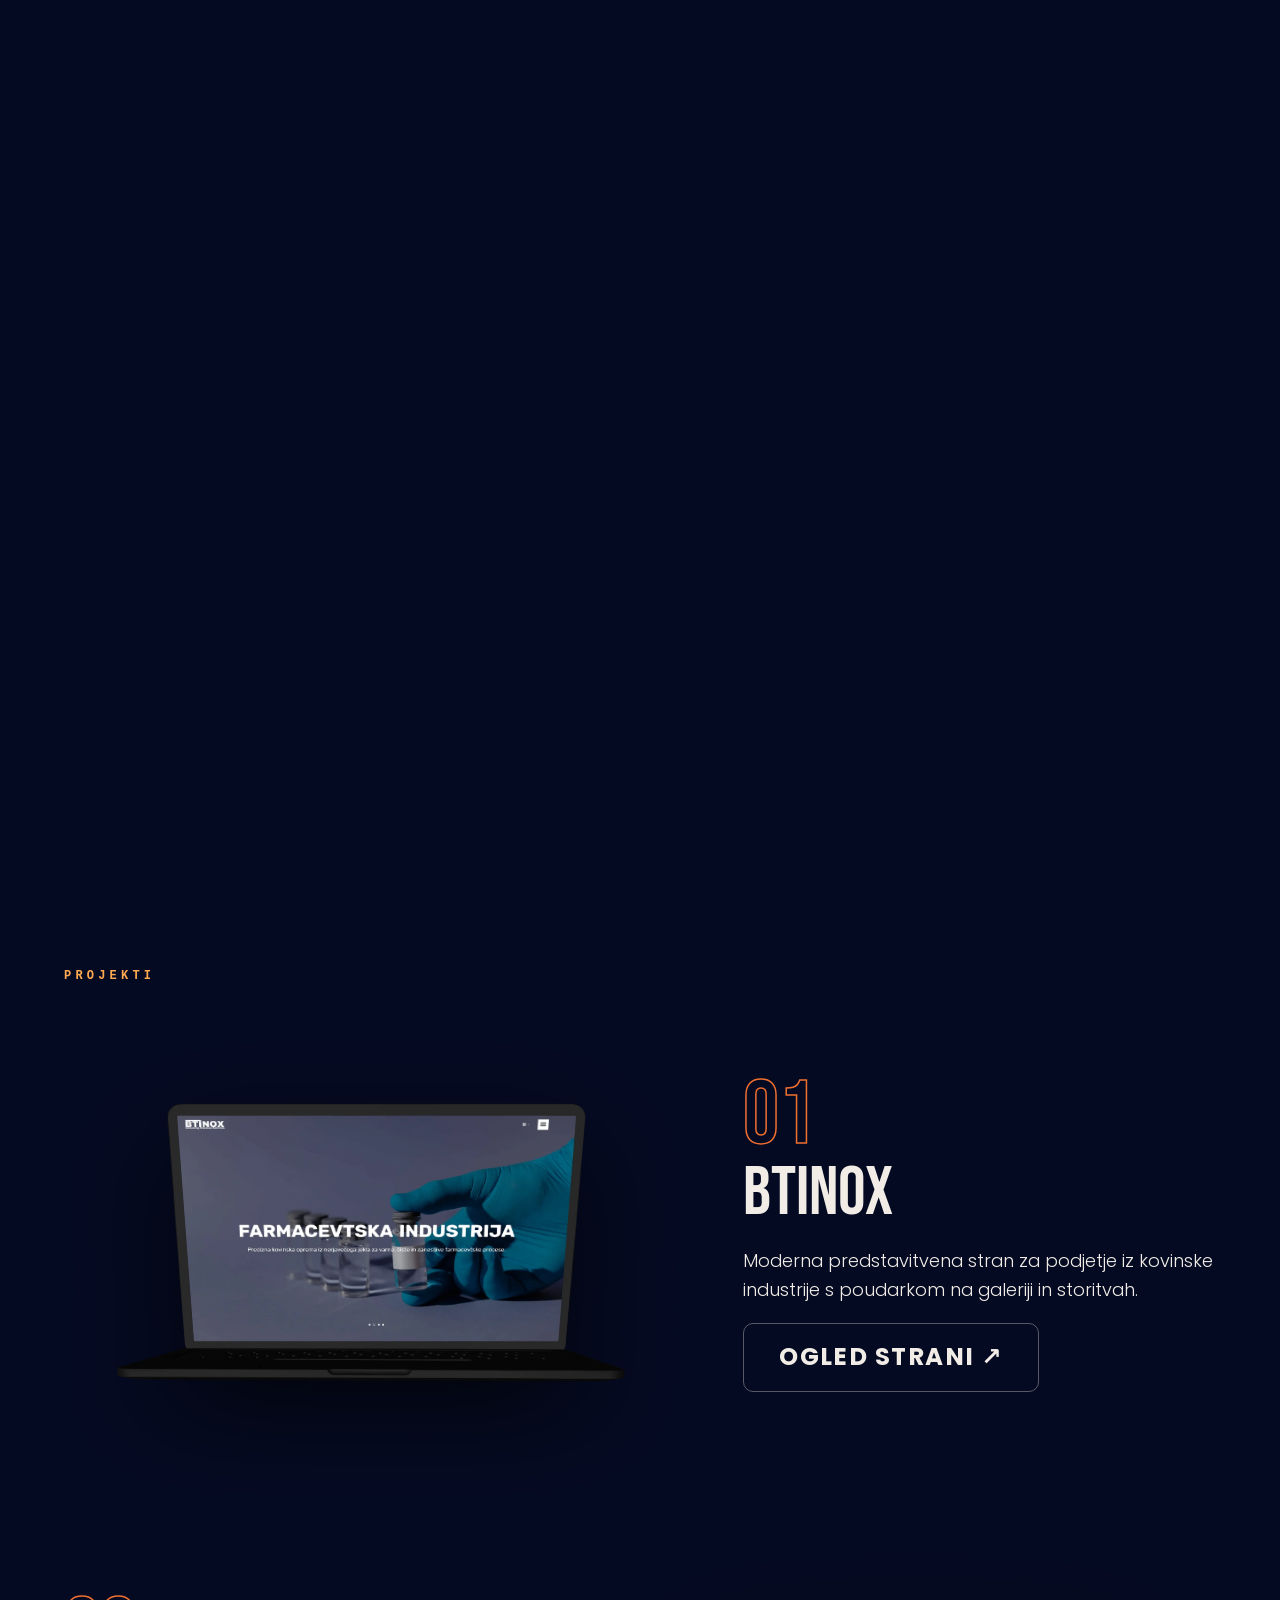
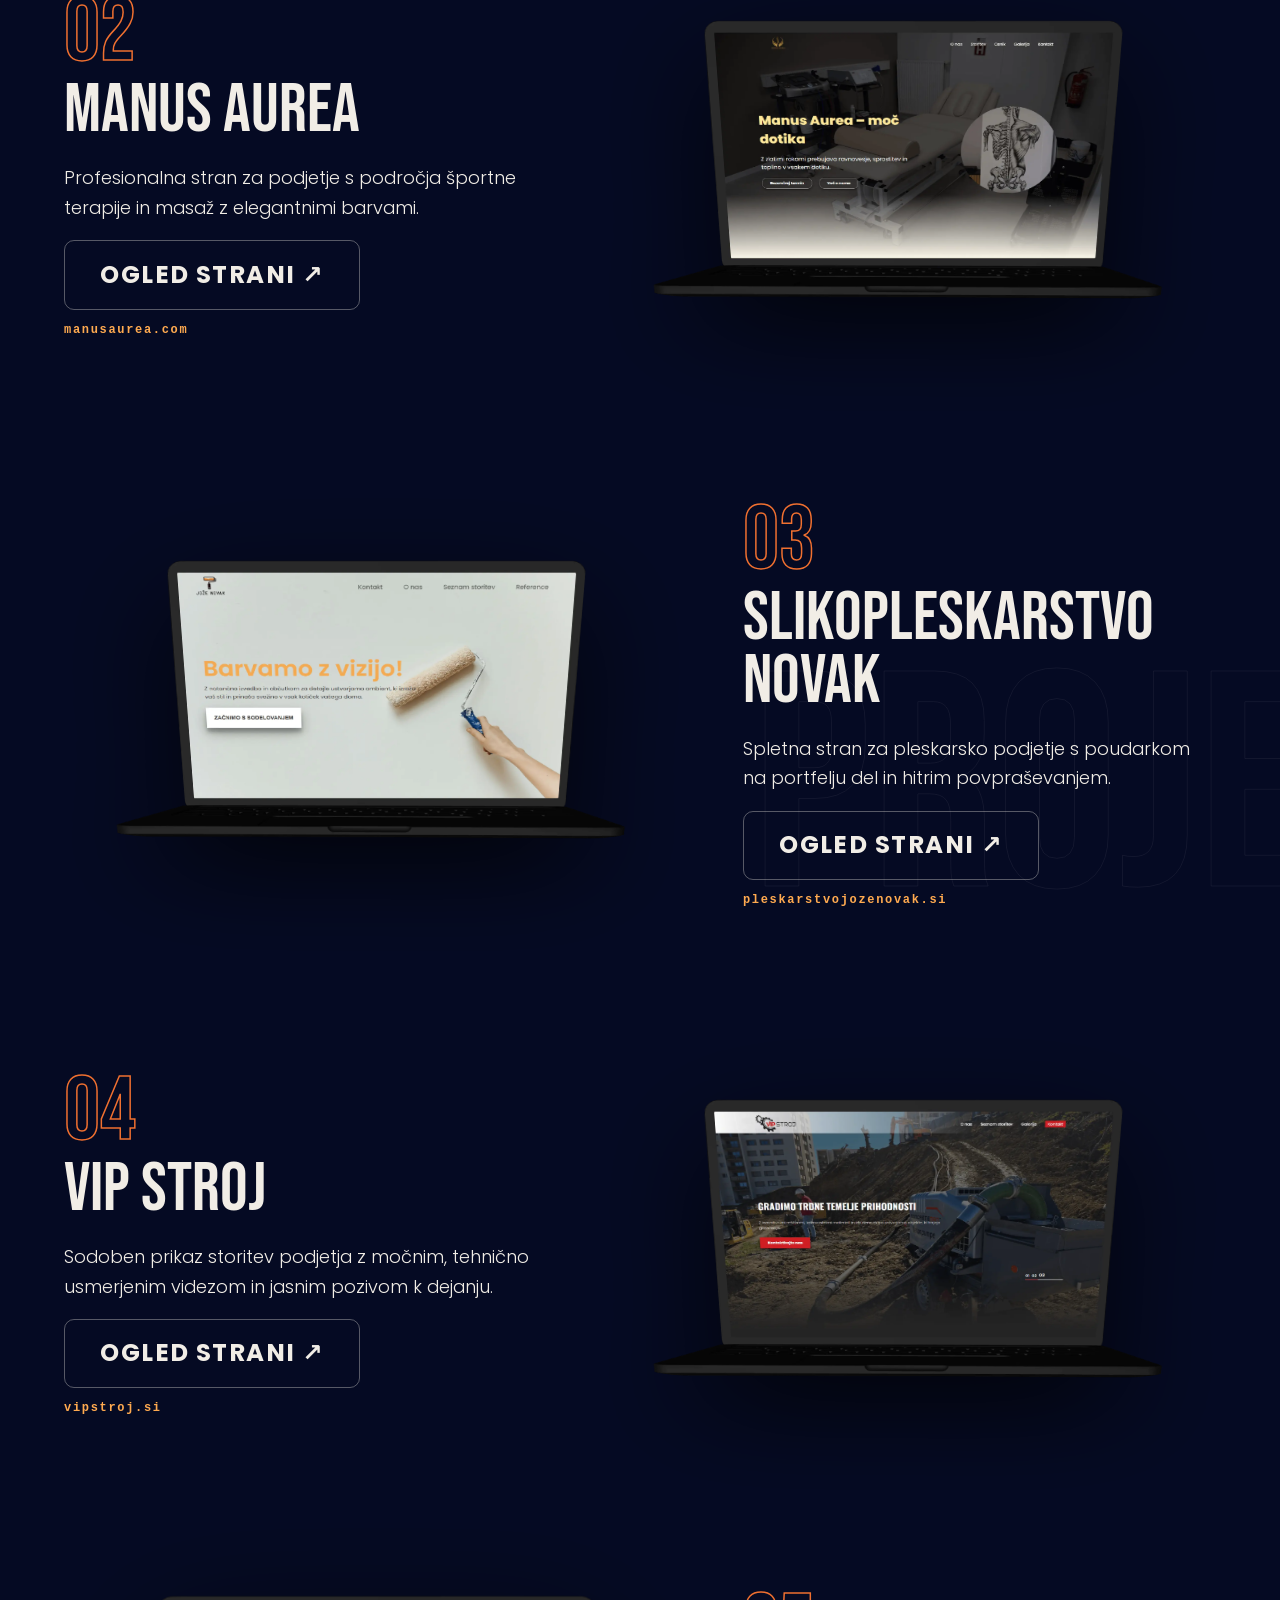
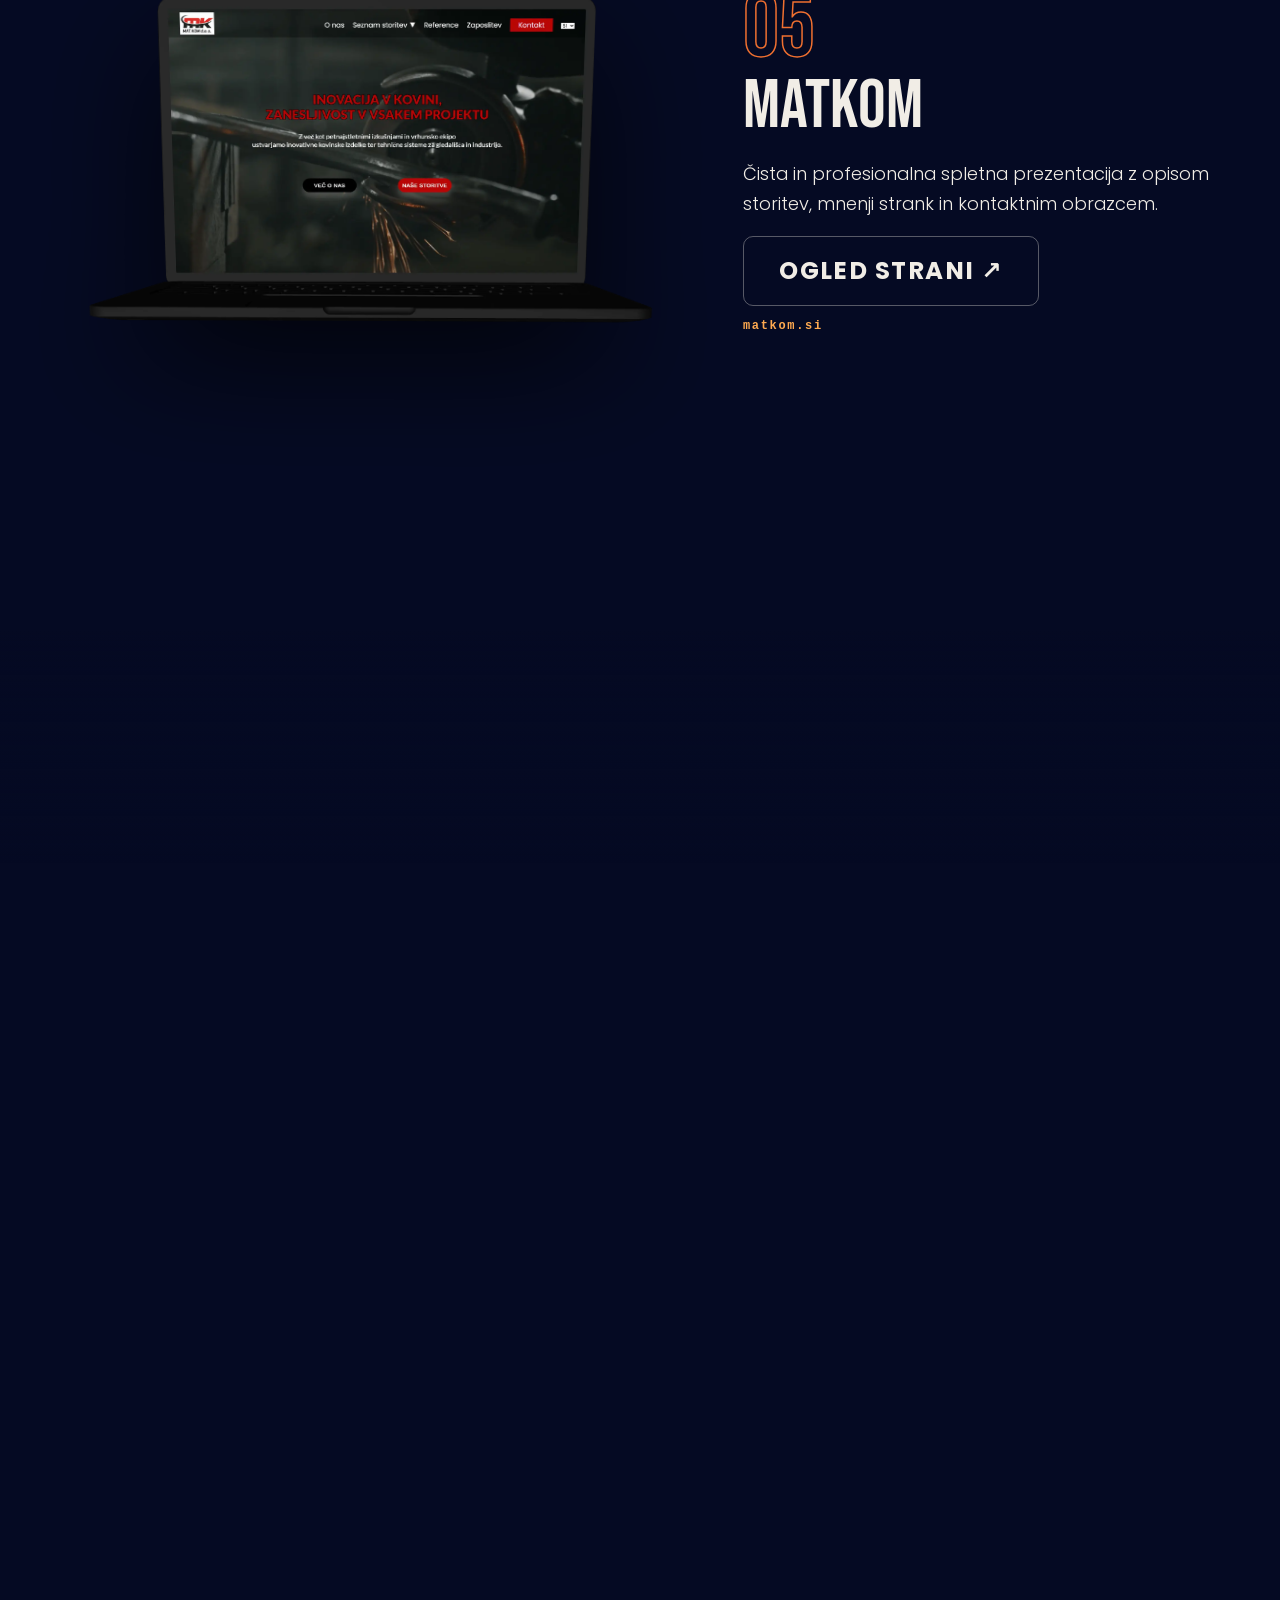
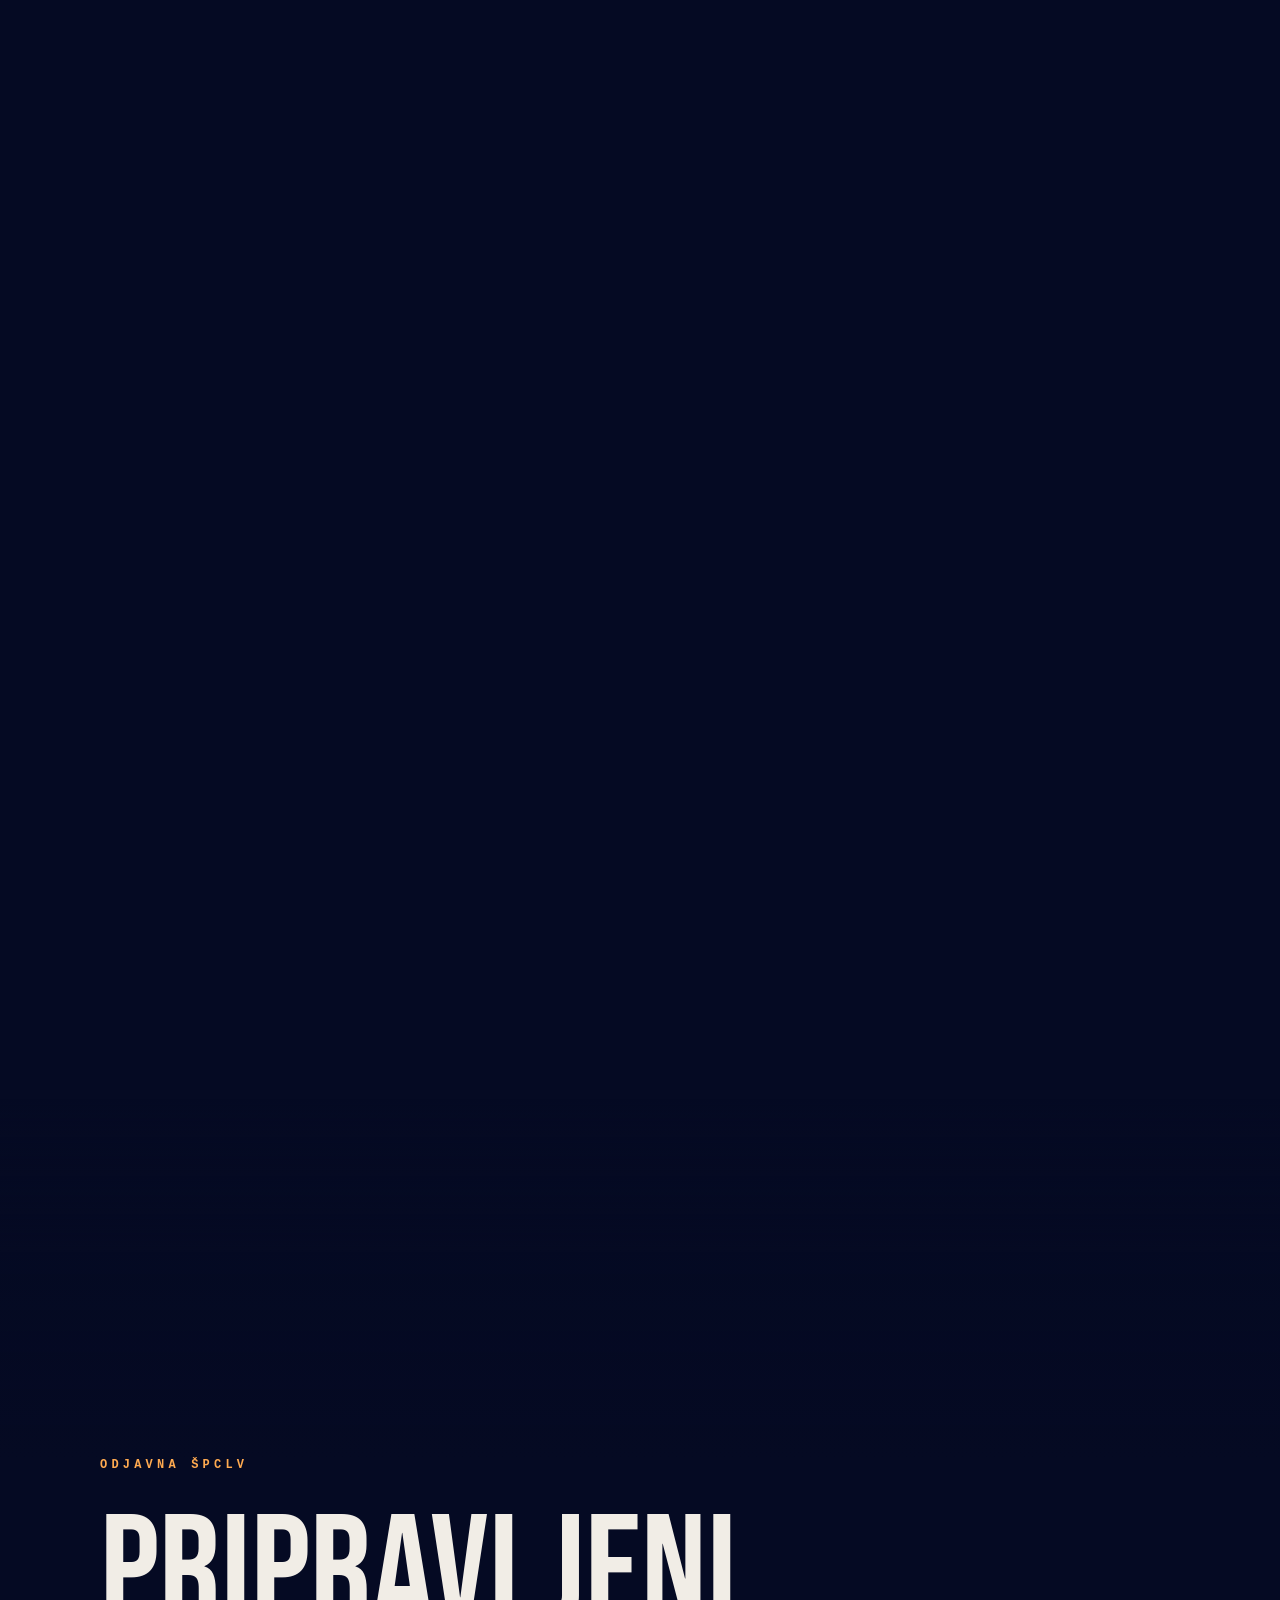
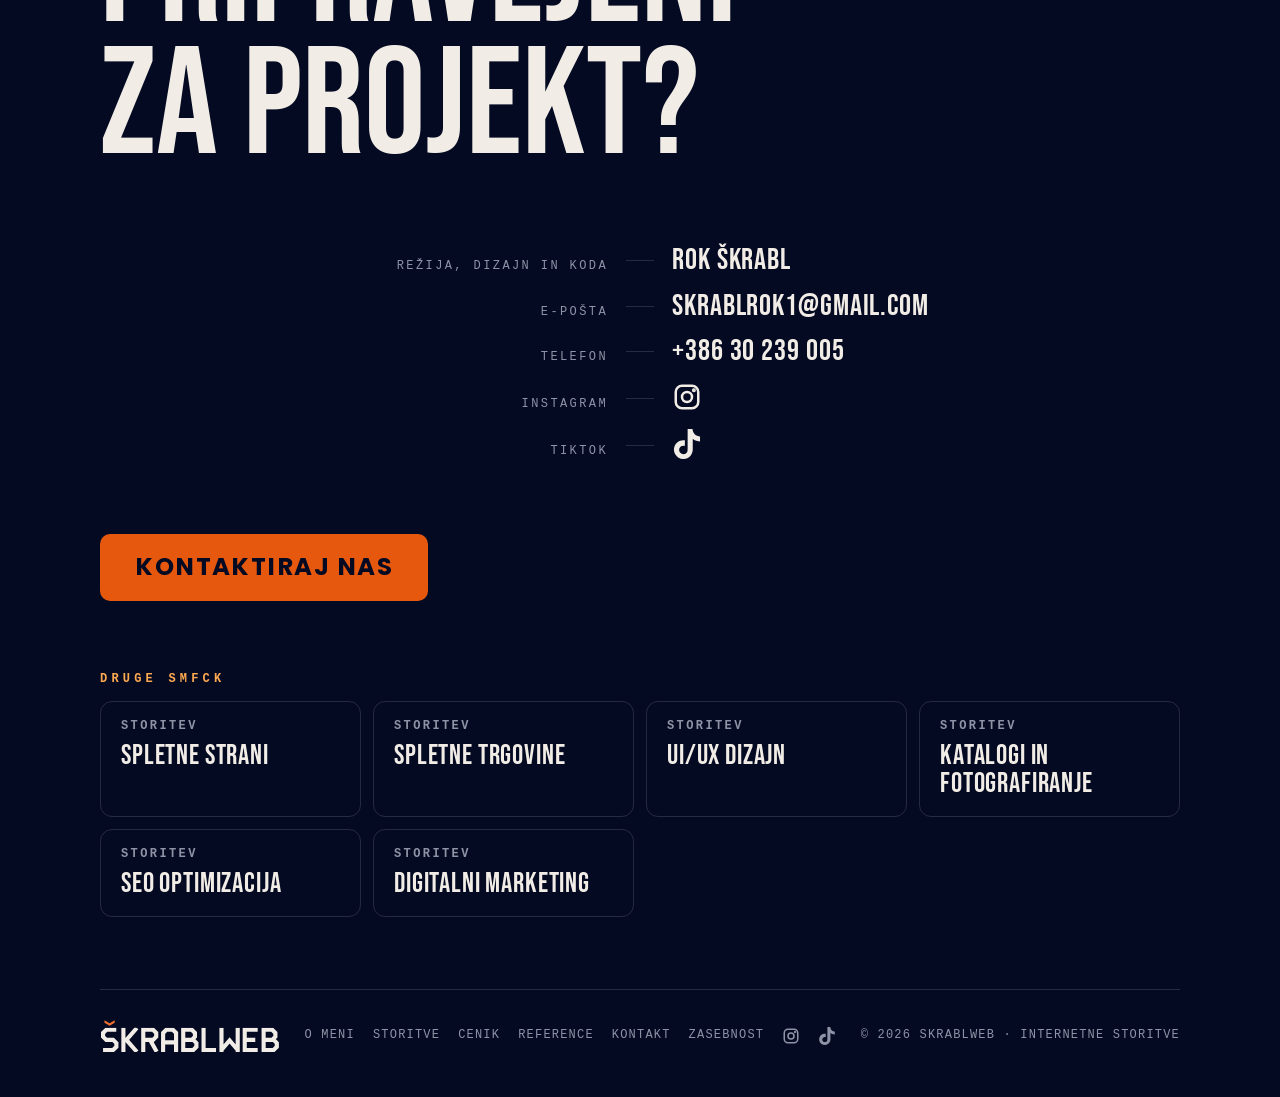
<file: reference.html>
<!DOCTYPE html>
<html lang="sl">
<head>
<meta charset="UTF-8">
<meta name="viewport" content="width=device-width, initial-scale=1, viewport-fit=cover">
<title>Reference – izdelane spletne strani | SKRABLWEB</title>
<meta name="description" content="Izdelane spletne strani: BTINOX, Manus Aurea, Slikopleskarstvo Novak, VIP STROJ in Matkom. Oglejte si projekte, napisane v kodi po meri.">
<link rel="canonical" href="https://skrablweb.si/reference.html">
<meta property="og:type" content="website">
<meta property="og:locale" content="sl_SI">
<meta property="og:site_name" content="SKRABLWEB">
<meta property="og:title" content="Reference – izdelane spletne strani | SKRABLWEB">
<meta property="og:description" content="Izdelane spletne strani: BTINOX, Manus Aurea, Slikopleskarstvo Novak, VIP STROJ in Matkom. Oglejte si projekte, napisane v kodi po meri.">
<meta property="og:url" content="https://skrablweb.si/reference.html">
<meta property="og:image" content="https://skrablweb.si/img/og.jpg">
<meta property="og:image:width" content="1200">
<meta property="og:image:height" content="630">
<meta name="twitter:card" content="summary_large_image">
<script type="application/ld+json">{"@context":"https://schema.org","@type":"CollectionPage","name":"Reference – izdelane spletne strani","url":"https://skrablweb.si/reference.html","about":{"@id":"https://skrablweb.si/#business"},"mainEntity":{"@type":"ItemList","itemListElement":[{"@type":"ListItem","position":1,"item":{"@type":"WebSite","name":"BTINOX","url":"https://btinox.si","creator":{"@type":"ProfessionalService","@id":"https://skrablweb.si/#business","name":"SKRABLWEB"}}},{"@type":"ListItem","position":2,"item":{"@type":"WebSite","name":"Manus Aurea","url":"https://manusaurea.com","creator":{"@type":"ProfessionalService","@id":"https://skrablweb.si/#business","name":"SKRABLWEB"}}},{"@type":"ListItem","position":3,"item":{"@type":"WebSite","name":"Slikopleskarstvo Novak","url":"https://pleskarstvojozenovak.si","creator":{"@type":"ProfessionalService","@id":"https://skrablweb.si/#business","name":"SKRABLWEB"}}},{"@type":"ListItem","position":4,"item":{"@type":"WebSite","name":"VIP STROJ","url":"https://vipstroj.si","creator":{"@type":"ProfessionalService","@id":"https://skrablweb.si/#business","name":"SKRABLWEB"}}},{"@type":"ListItem","position":5,"item":{"@type":"WebSite","name":"Matkom","url":"https://matkom.si","creator":{"@type":"ProfessionalService","@id":"https://skrablweb.si/#business","name":"SKRABLWEB"}}}]}}</script>
<link rel="icon" href="/favicon.ico?v=2" sizes="48x48">
<link rel="icon" type="image/svg+xml" href="/img/skrablweb-ikona.svg?v=2">
<link rel="icon" type="image/png" sizes="192x192" href="/img/favicon-192.png?v=2">
<link rel="apple-touch-icon" href="/img/apple-touch-icon.png?v=2">
<link rel="manifest" href="/site.webmanifest?v=2">
<meta name="theme-color" content="#050a23">
<link rel="stylesheet" href="reel.css?v=202610091200">
</head>
<body data-dur="80">
<div id="stage">
  <canvas id="bg" aria-hidden="true"></canvas>
  <div id="world">
<div class="obj hero" data-shot data-x="0" data-y="0" data-z="-500" data-d="500" data-md="420" data-chapter="Uvod"><div class="eyebrow">Portfolio</div><h1 class="ab" style="--fit:3.8">Moji pretekli<span class="gt">projekti</span></h1><p class="lead">Vsako spletno stran gradim z mislijo na vaše stranke. Tukaj so nekateri izmed projektov, pri katerih sem pomagal podjetjem rasti na spletu.</p><div class="hint">Scrollaj za predvajanje ↓</div></div>
<div class="obj sect" data-shot data-x="0" data-y="0" data-z="-2400" data-d="760" data-md="620" data-chapter="Portfolio"><h2 class="ab" style="font-size:calc(170px*var(--k) + 40px)">Projekti, ki govorijo sami zase</h2><p>Vsak projekt je zasnovan po meri naročnika, z jasnim poudarkom na funkcionalnosti, estetiki in uporabniški izkušnji.</p><div class="stats"><div><b class="gt">5+</b><span>uspešnih projektov</span></div><div><b class="gt">100%</b><span>zadovoljnih strank</span></div><div><b class="gt">2+</b><span>let izkušenj</span></div></div></div>
<i class="fx" data-type="ico" data-z="-3300" data-r="460" data-mr="360"></i>
<div class="obj " data-shot data-x="0" data-y="0" data-z="-9000" data-d="2600" data-md="2200" data-f="0"></div>
<div class="obj endcard" data-shot data-x="0" data-y="-40" data-z="-9000" data-d="950" data-md="560" data-chapter="Kontakt"><h2 class="ab">Ste <span class="gt">naslednji?</span></h2><p>Kontaktirajte nas in skupaj ustvarimo spletno stran, ki bo vaše podjetje popeljala na višji nivo.</p><a class="btn" href="index.html#kontakt-obr-vse">Kontaktiraj nas</a><div class="hint">↓ Odjavna špica</div></div>
<i class="fx" data-type="floor" data-z="-9000" data-y="480"></i>
  </div>
</div>
<div class="vignette" aria-hidden="true"></div>

<header class="hud">
  <a class="logo" href="index.html" aria-label="SKRABLWEB domov"><img src="img/skrablweb-logo-temno-ozadje.svg" alt="SKRABLWEB" width="1486" height="280"></a>
  <div class="r">
    <span class="rec" aria-hidden="true">Rec</span>
    <span id="tc" aria-hidden="true">00:00:00:00 <span></span></span>
    <a class="kbtn" href="index.html#kontakt-obr-vse">Kontakt</a>
    <button class="mbtn" id="menuOpen" type="button" aria-expanded="false" aria-controls="menu"><i></i>Meni</button>
  </div>
</header>
<div class="lower" id="lower" aria-live="polite"><small id="lowerN">Poglavje 01</small><b id="lowerT">Uvod</b></div>
<div class="menu" id="menu" role="dialog" aria-modal="true" aria-label="Izbira scene" aria-hidden="true">
  <button class="mbtn close" id="menuClose" type="button">Zapri ✕</button>
  <div class="kicker">Izbira scene</div>
  <nav><a href="index.html"><span>00</span><b>Domov</b></a><a href="index.html#o_nas"><span>01</span><b>O meni</b></a><a href="stran.html"><span>02</span><b>Izdelava spletnih strani</b></a><a href="trgovina.html"><span>03</span><b>Izdelava spletne trgovine</b></a><a href="dizajn.html"><span>04</span><b>UI/UX dizajn</b></a><a href="katalogi.html"><span>05</span><b>Katalogi in fotografiranje</b></a><a href="seo.html"><span>06</span><b>SEO optimizacija</b></a><a href="marketing.html"><span>07</span><b>Digitalni marketing</b></a><a href="reference.html" aria-current=page><span>08</span><b>Reference</b></a><a href="index.html#cenik"><span>09</span><b>Cenik</b></a><a href="index.html#kontakt-obr-vse"><span>10</span><b>Kontakt</b></a></nav>
  <div class="contact"><a href="mailto:skrablrok1@gmail.com">skrablrok1@gmail.com</a> · <a href="tel:+38630239005">+386 30 239 005</a> · <a class="ig" href="https://www.instagram.com/skrablweb/" target="_blank" rel="noopener" aria-label="Instagram @skrablweb"><svg viewBox="0 0 24 24" fill="none" stroke="currentColor" stroke-width="2" stroke-linecap="round" aria-hidden="true"><rect x="3" y="3" width="18" height="18" rx="5"/><circle cx="12" cy="12" r="4"/><circle cx="17.5" cy="6.5" r=".6" fill="currentColor"/></svg></a> <a class="ig" href="https://www.tiktok.com/@skrablweb" target="_blank" rel="noopener" aria-label="TikTok @skrablweb"><svg viewBox="0 0 24 24" fill="currentColor" aria-hidden="true"><path d="M12.525.02c1.31-.02 2.61-.01 3.91-.02.08 1.53.63 3.09 1.75 4.17 1.12 1.11 2.7 1.62 4.24 1.79v4.03c-1.44-.05-2.89-.35-4.2-.97-.57-.26-1.1-.59-1.62-.93-.01 2.92.01 5.84-.02 8.75-.08 1.4-.54 2.79-1.35 3.94-1.31 1.92-3.58 3.17-5.91 3.21-1.43.08-2.86-.31-4.08-1.03-2.02-1.19-3.44-3.37-3.65-5.71-.02-.5-.03-1-.01-1.49.18-1.9 1.12-3.72 2.58-4.96 1.66-1.44 3.98-2.13 6.15-1.72.02 1.48-.04 2.96-.04 4.44-.99-.32-2.15-.23-3.02.37-.63.41-1.11 1.04-1.36 1.75-.21.51-.15 1.07-.14 1.61.24 1.64 1.82 3.02 3.5 2.87 1.12-.01 2.19-.66 2.77-1.61.19-.33.4-.67.41-1.06.1-1.79.06-3.57.07-5.36.01-4.03-.01-8.05.02-12.07z"/></svg></a></div>
</div>

<main id="main" aria-label="Reference | SKRABLWEB">
<div class="reel" data-a="0" data-b="1" aria-hidden="true"></div>
<section class="flow statement">
  <div class="fwrap"><span class="kick">Portfolio</span><p class="fillwords">Vsak projekt je bil zasnovan <em>po meri naročnika</em>, z jasnim poudarkom na funkcionalnosti, estetiki in <em>uporabniški izkušnji</em>.</p></div>
</section>
<section class="flow zoom">
  <div class="zpin">
    <div class="zframe"><img src="img/foto-reference.webp" alt="" width="1536" height="1024" loading="lazy" decoding="async"></div>
    <div class="ztext" aria-hidden="true" style="--zfit:3.45"><span class="zl">Pet</span><span class="zr">projektov</span></div>
    <div class="zreveal"><span class="kick">Reference</span><h2>Stranke, ki so mi <span class="gt">zaupale</span></h2><ul class="zl2"><li>BTINOX</li><li>Manus Aurea</li><li>Slikopleskarstvo Novak</li><li>VIP STROJ</li><li>Matkom</li></ul><a class="btn" href="#projekti">Poglej projekte</a></div>
  </div>
</section>
<section class="flow" id="projekti" data-chapter="Projekti">
  <div class="fwrap">
    <span class="kick rv" style="margin-bottom:10vh">Projekti</span>
<article class="proj">
      <div class="shot-img tilt"><img src="img/ref_btinox.webp" alt="BTINOX, spletna stran" width="2100" height="1213" loading="lazy" decoding="async"></div>
      <div><span class="no rv">01</span><h3 class="rv" style="--d:.1s">BTINOX</h3><p class="fp rv" style="--d:.2s">Moderna predstavitvena stran za podjetje iz kovinske industrije s poudarkom na galeriji in storitvah.</p>
        <a class="btn ghost rv" style="--d:.3s" href="https://btinox.si" target="_blank" rel="noopener">Ogled strani ↗</a><span class="dom rv" style="--d:.35s">btinox.si</span></div>
    </article>
<article class="proj flip">
      <div class="shot-img tilt"><img src="img/ref_manus.webp" alt="Manus Aurea, spletna stran" width="2100" height="1213" loading="lazy" decoding="async"></div>
      <div><span class="no rv">02</span><h3 class="rv" style="--d:.1s">Manus Aurea</h3><p class="fp rv" style="--d:.2s">Profesionalna stran za podjetje s področja športne terapije in masaž z elegantnimi barvami.</p>
        <a class="btn ghost rv" style="--d:.3s" href="https://manusaurea.com" target="_blank" rel="noopener">Ogled strani ↗</a><span class="dom rv" style="--d:.35s">manusaurea.com</span></div>
    </article>
<article class="proj">
      <div class="shot-img tilt"><img src="img/ref_novak.webp" alt="Slikopleskarstvo Novak, spletna stran" width="2100" height="1213" loading="lazy" decoding="async"></div>
      <div><span class="no rv">03</span><h3 class="rv" style="--d:.1s">Slikopleskarstvo Novak</h3><p class="fp rv" style="--d:.2s">Spletna stran za pleskarsko podjetje s poudarkom na portfelju del in hitrim povpraševanjem.</p>
        <a class="btn ghost rv" style="--d:.3s" href="https://pleskarstvojozenovak.si" target="_blank" rel="noopener">Ogled strani ↗</a><span class="dom rv" style="--d:.35s">pleskarstvojozenovak.si</span></div>
    </article>
<article class="proj flip">
      <div class="shot-img tilt"><img src="img/ref_vipstroj.webp" alt="VIP STROJ, spletna stran" width="2100" height="1213" loading="lazy" decoding="async"></div>
      <div><span class="no rv">04</span><h3 class="rv" style="--d:.1s">VIP STROJ</h3><p class="fp rv" style="--d:.2s">Sodoben prikaz storitev podjetja z močnim, tehnično usmerjenim videzom in jasnim pozivom k dejanju.</p>
        <a class="btn ghost rv" style="--d:.3s" href="https://vipstroj.si" target="_blank" rel="noopener">Ogled strani ↗</a><span class="dom rv" style="--d:.35s">vipstroj.si</span></div>
    </article>
<article class="proj">
      <div class="shot-img tilt"><img src="img/ref_matkom.webp" alt="Matkom, spletna stran" width="2100" height="1213" loading="lazy" decoding="async"></div>
      <div><span class="no rv">05</span><h3 class="rv" style="--d:.1s">Matkom</h3><p class="fp rv" style="--d:.2s">Čista in profesionalna spletna prezentacija z opisom storitev, mnenji strank in kontaktnim obrazcem.</p>
        <a class="btn ghost rv" style="--d:.3s" href="https://matkom.si" target="_blank" rel="noopener">Ogled strani ↗</a><span class="dom rv" style="--d:.35s">matkom.si</span></div>
    </article>
  </div>
</section>
<div class="reel" data-a="2" data-b="3" aria-hidden="true"></div>
</main>

<section id="credits">
  <div class="cwrap">
    <div>
      <div class="kicker">Odjavna špica</div>
      <h2>Pripravljeni za projekt?</h2>
    </div>
    <dl class="roll">
      <div><dt>Režija, dizajn in koda</dt><i></i><dd>Rok Škrabl</dd></div>
      <div><dt>E-pošta</dt><i></i><dd><a href="mailto:skrablrok1@gmail.com">skrablrok1@gmail.com</a></dd></div><div><dt>Telefon</dt><i></i><dd><a href="tel:+38630239005">+386 30 239 005</a></dd></div><div><dt>Instagram</dt><i></i><dd><a class="ig" href="https://www.instagram.com/skrablweb/" target="_blank" rel="noopener" aria-label="Instagram @skrablweb"><svg viewBox="0 0 24 24" fill="none" stroke="currentColor" stroke-width="2" stroke-linecap="round" aria-hidden="true"><rect x="3" y="3" width="18" height="18" rx="5"/><circle cx="12" cy="12" r="4"/><circle cx="17.5" cy="6.5" r=".6" fill="currentColor"/></svg></a></dd></div><div><dt>TikTok</dt><i></i><dd><a class="ig" href="https://www.tiktok.com/@skrablweb" target="_blank" rel="noopener" aria-label="TikTok @skrablweb"><svg viewBox="0 0 24 24" fill="currentColor" aria-hidden="true"><path d="M12.525.02c1.31-.02 2.61-.01 3.91-.02.08 1.53.63 3.09 1.75 4.17 1.12 1.11 2.7 1.62 4.24 1.79v4.03c-1.44-.05-2.89-.35-4.2-.97-.57-.26-1.1-.59-1.62-.93-.01 2.92.01 5.84-.02 8.75-.08 1.4-.54 2.79-1.35 3.94-1.31 1.92-3.58 3.17-5.91 3.21-1.43.08-2.86-.31-4.08-1.03-2.02-1.19-3.44-3.37-3.65-5.71-.02-.5-.03-1-.01-1.49.18-1.9 1.12-3.72 2.58-4.96 1.66-1.44 3.98-2.13 6.15-1.72.02 1.48-.04 2.96-.04 4.44-.99-.32-2.15-.23-3.02.37-.63.41-1.11 1.04-1.36 1.75-.21.51-.15 1.07-.14 1.61.24 1.64 1.82 3.02 3.5 2.87 1.12-.01 2.19-.66 2.77-1.61.19-.33.4-.67.41-1.06.1-1.79.06-3.57.07-5.36.01-4.03-.01-8.05.02-12.07z"/></svg></a></dd></div>
    </dl>
    <div><a class="btn" href="index.html#kontakt-obr-vse">Kontaktiraj nas</a></div>
    <div>
      <div class="kicker" style="margin-bottom:16px">Druge scene</div>
      <div class="links"><a href="stran.html"><small>Storitev</small>Spletne strani</a><a href="trgovina.html"><small>Storitev</small>Spletne trgovine</a><a href="dizajn.html"><small>Storitev</small>UI/UX dizajn</a><a href="katalogi.html"><small>Storitev</small>Katalogi in fotografiranje</a><a href="seo.html"><small>Storitev</small>SEO optimizacija</a><a href="marketing.html"><small>Storitev</small>Digitalni marketing</a></div>
    </div>
    <footer><img src="img/skrablweb-logo-temno-ozadje.svg" alt="SKRABLWEB" width="1486" height="280" loading="lazy"><nav><a href="index.html#o_nas">O meni</a> <a href="index.html#storitve">Storitve</a> <a href="index.html#cenik">Cenik</a> <a href="reference.html">Reference</a> <a href="index.html#kontakt-obr-vse">Kontakt</a> <a href="zasebnost.html">Zasebnost</a> <a class="ig" href="https://www.instagram.com/skrablweb/" target="_blank" rel="noopener" aria-label="Instagram @skrablweb"><svg viewBox="0 0 24 24" fill="none" stroke="currentColor" stroke-width="2" stroke-linecap="round" aria-hidden="true"><rect x="3" y="3" width="18" height="18" rx="5"/><circle cx="12" cy="12" r="4"/><circle cx="17.5" cy="6.5" r=".6" fill="currentColor"/></svg></a> <a class="ig" href="https://www.tiktok.com/@skrablweb" target="_blank" rel="noopener" aria-label="TikTok @skrablweb"><svg viewBox="0 0 24 24" fill="currentColor" aria-hidden="true"><path d="M12.525.02c1.31-.02 2.61-.01 3.91-.02.08 1.53.63 3.09 1.75 4.17 1.12 1.11 2.7 1.62 4.24 1.79v4.03c-1.44-.05-2.89-.35-4.2-.97-.57-.26-1.1-.59-1.62-.93-.01 2.92.01 5.84-.02 8.75-.08 1.4-.54 2.79-1.35 3.94-1.31 1.92-3.58 3.17-5.91 3.21-1.43.08-2.86-.31-4.08-1.03-2.02-1.19-3.44-3.37-3.65-5.71-.02-.5-.03-1-.01-1.49.18-1.9 1.12-3.72 2.58-4.96 1.66-1.44 3.98-2.13 6.15-1.72.02 1.48-.04 2.96-.04 4.44-.99-.32-2.15-.23-3.02.37-.63.41-1.11 1.04-1.36 1.75-.21.51-.15 1.07-.14 1.61.24 1.64 1.82 3.02 3.5 2.87 1.12-.01 2.19-.66 2.77-1.61.19-.33.4-.67.41-1.06.1-1.79.06-3.57.07-5.36.01-4.03-.01-8.05.02-12.07z"/></svg></a></nav><span>© 2026 SKRABLWEB · Internetne storitve</span></footer>
  </div>
</section>
<script src="reel.js?v=202610070300"></script>
</body>
</html>
</file>
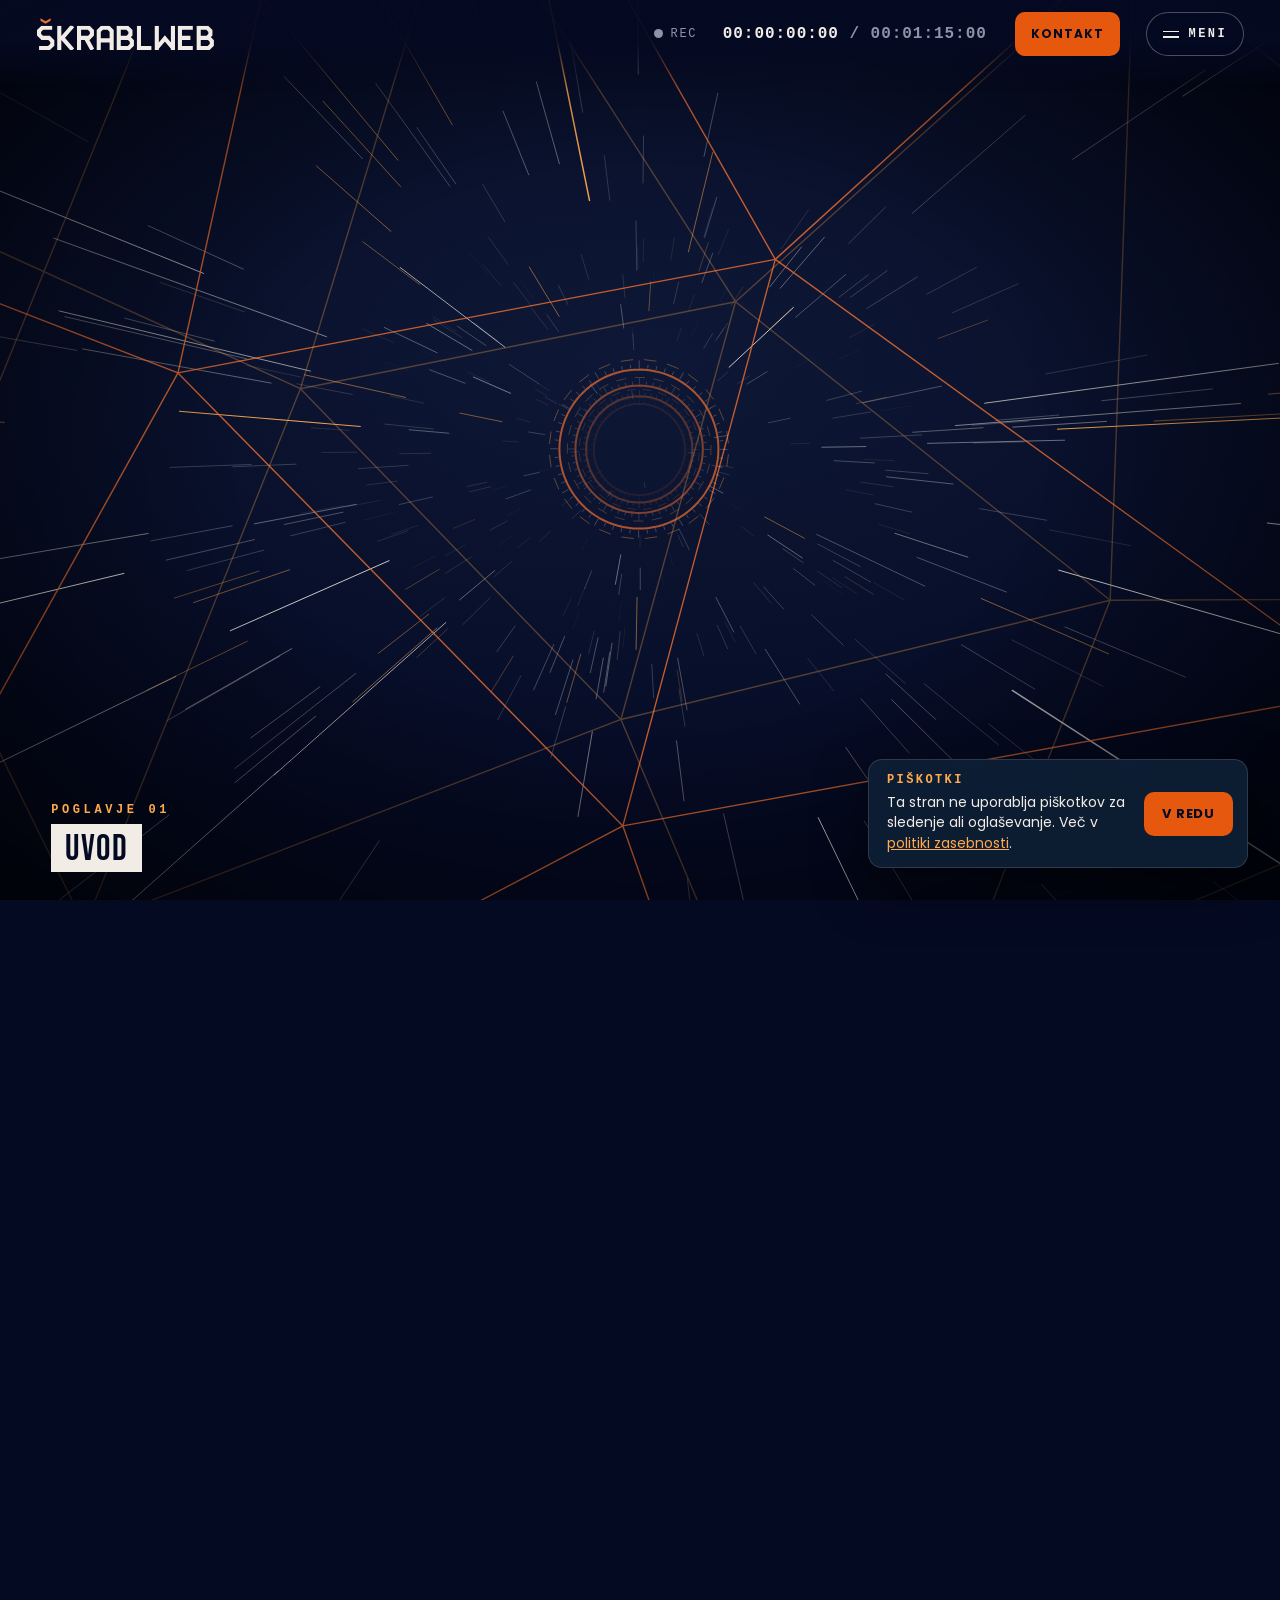
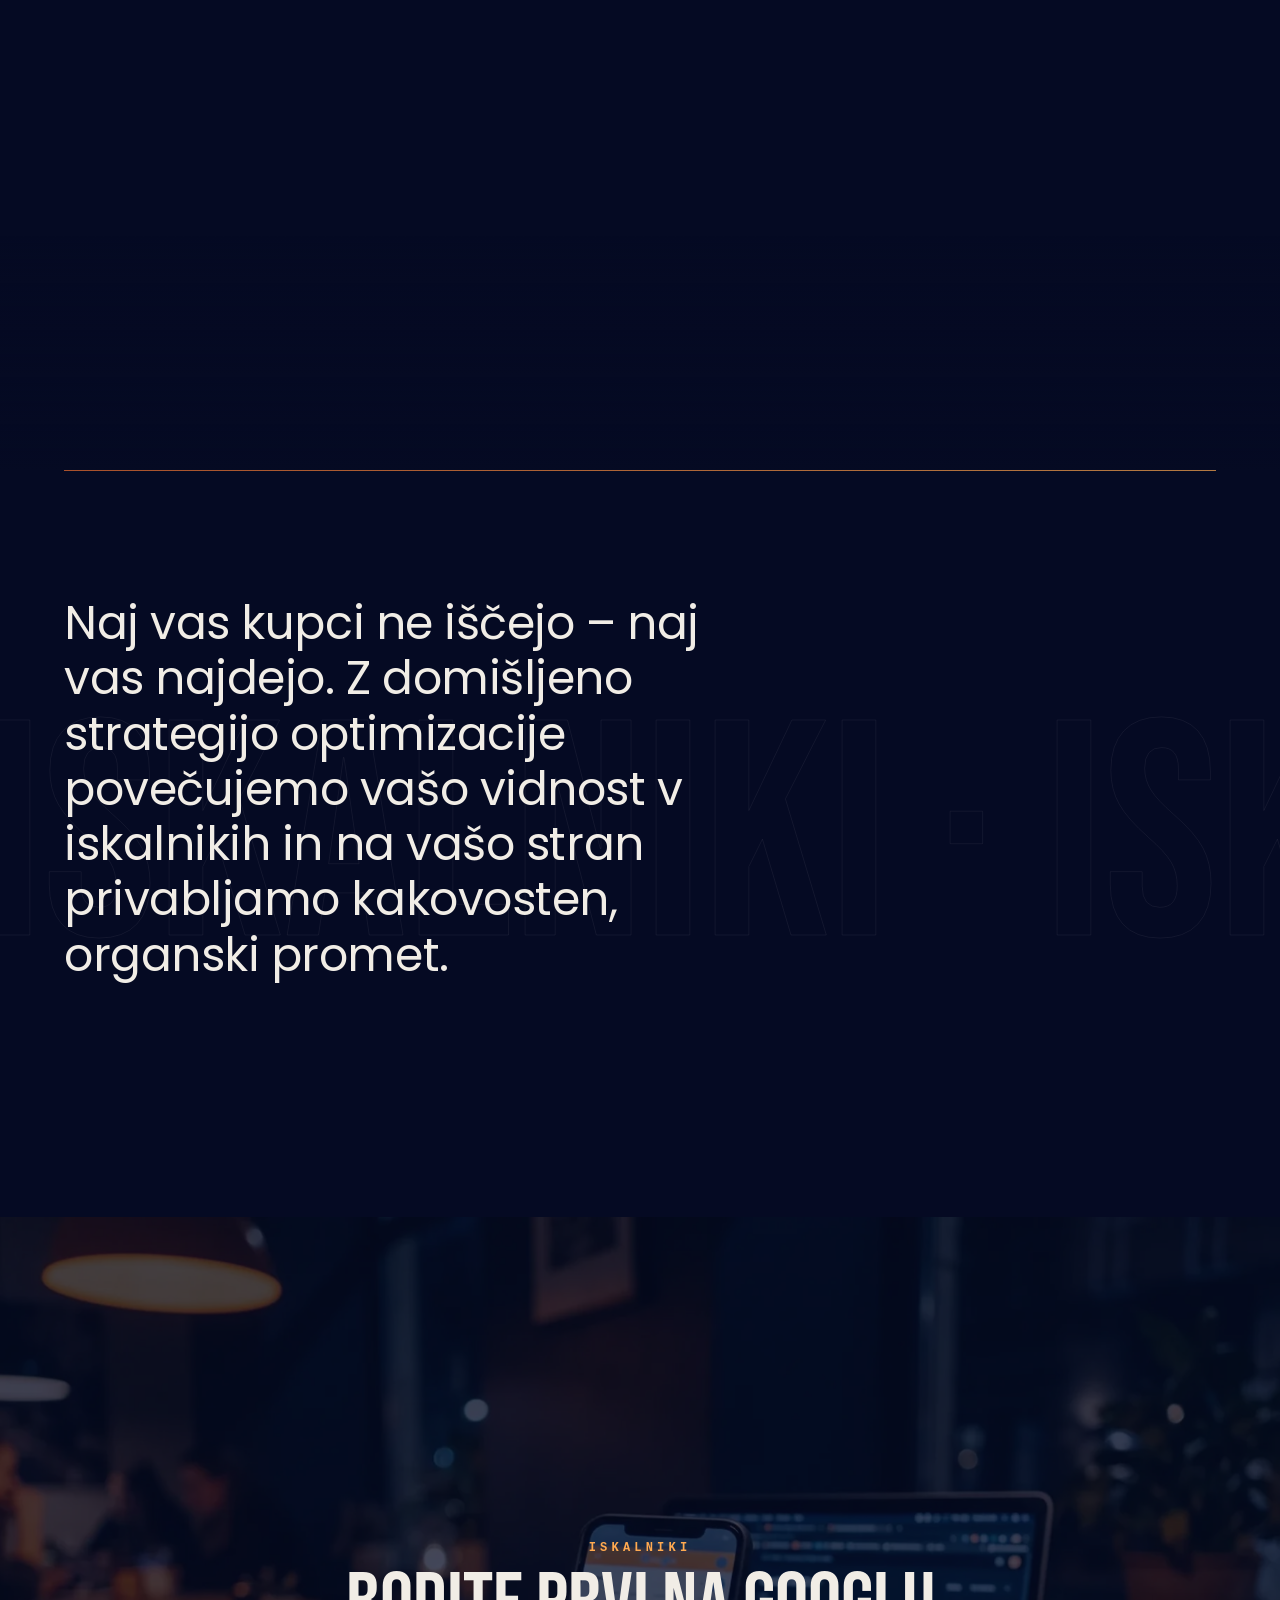
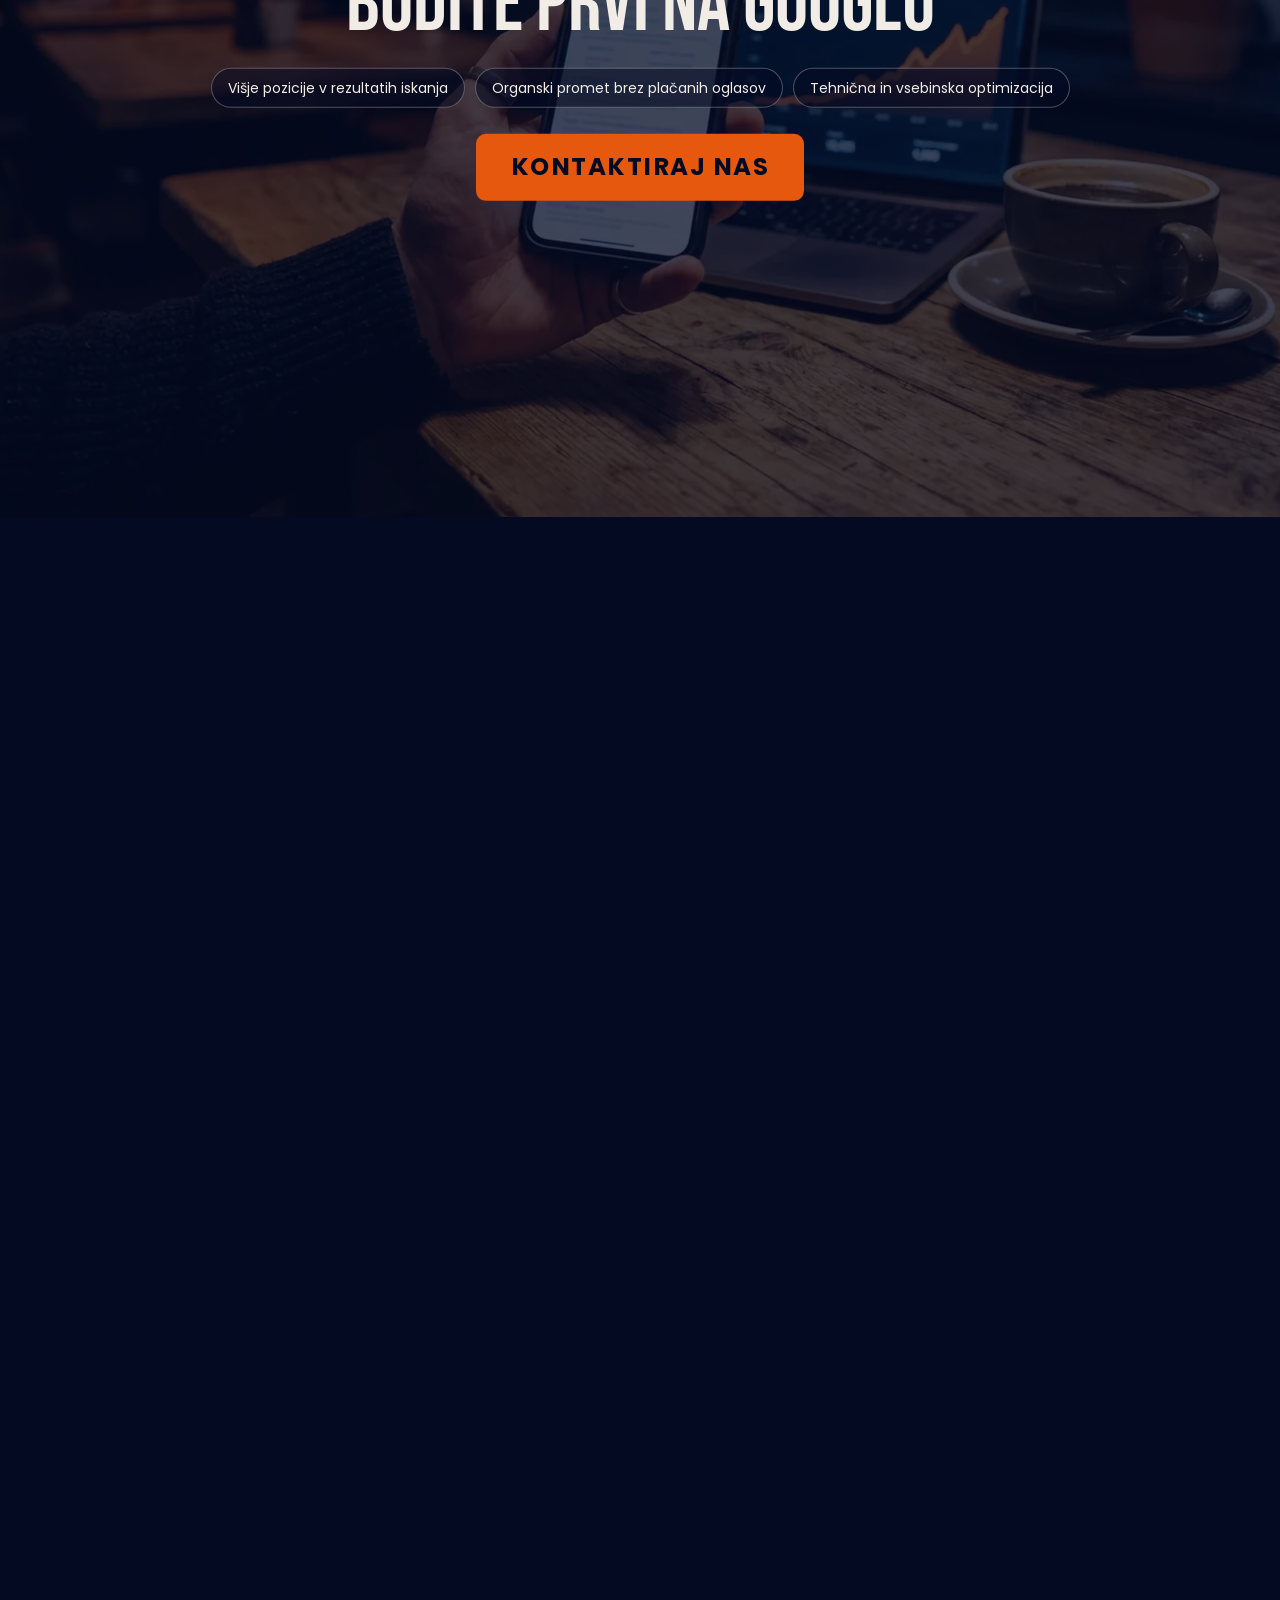
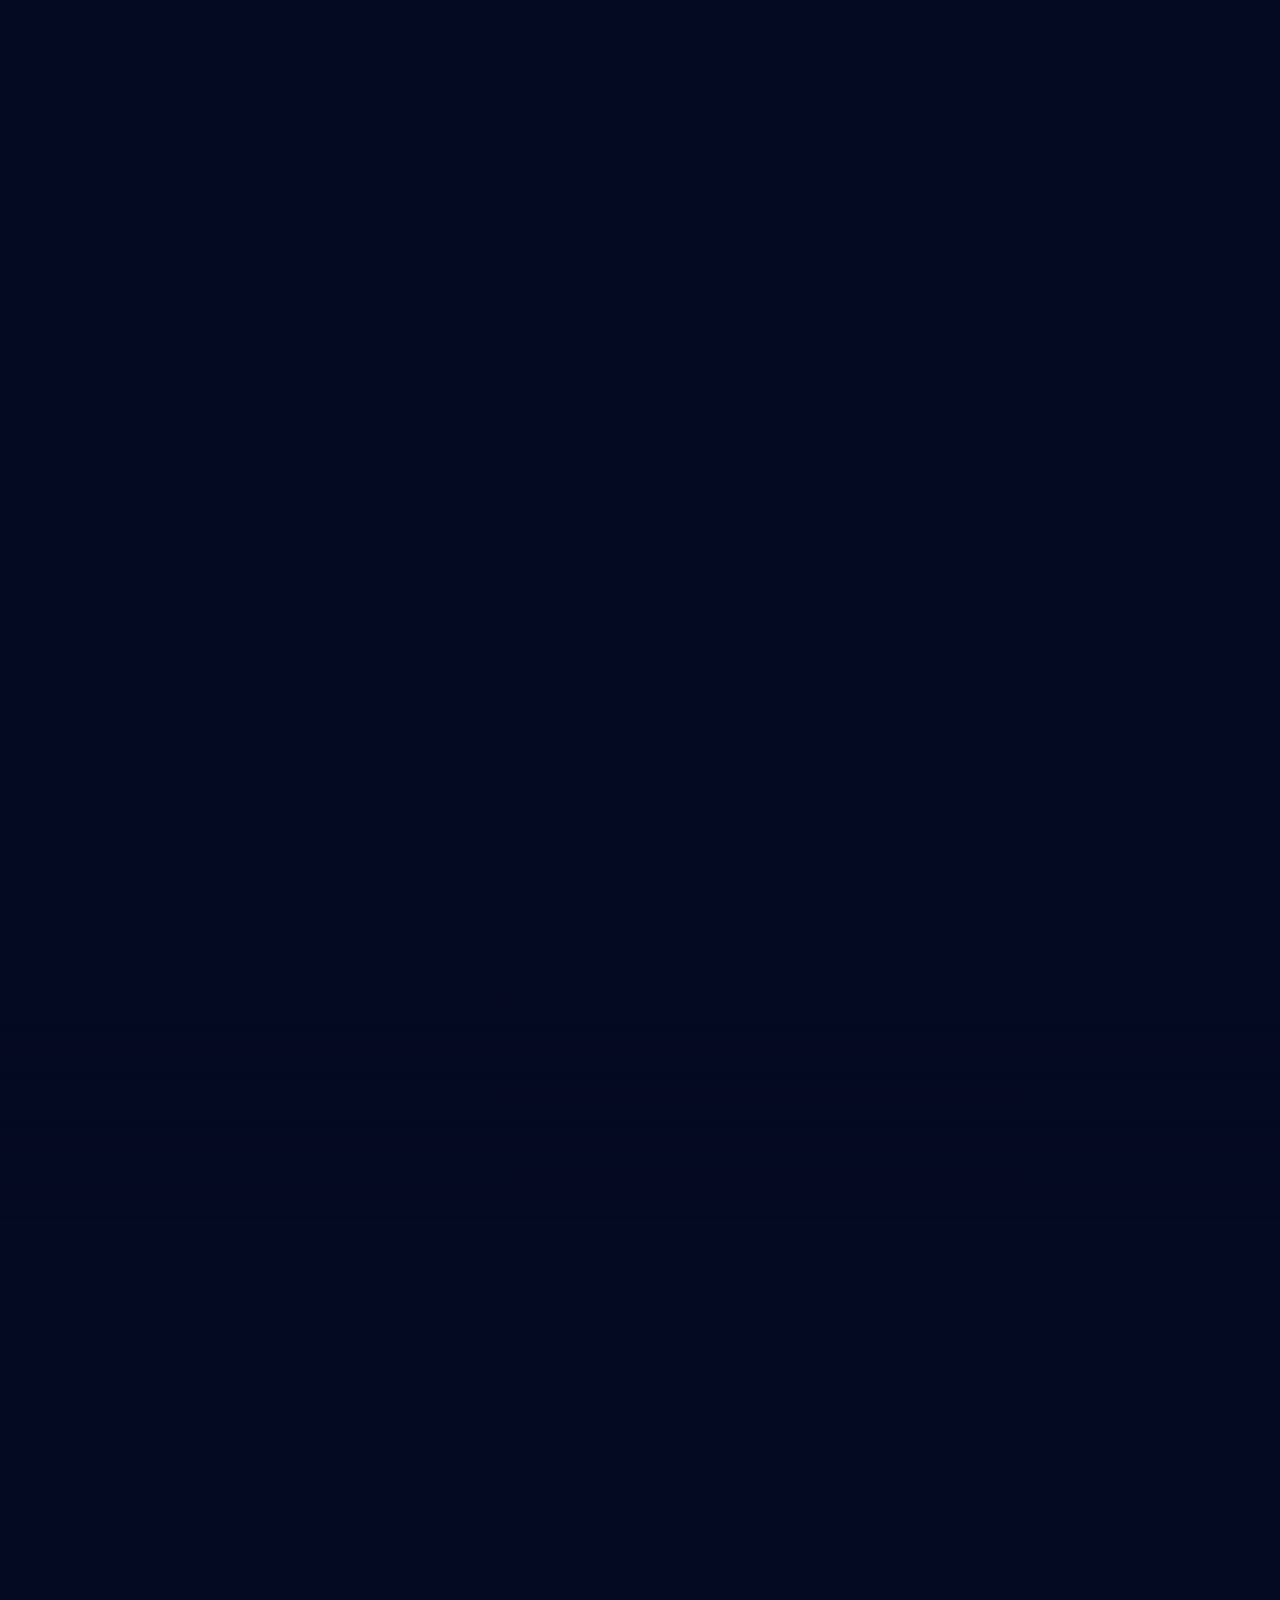
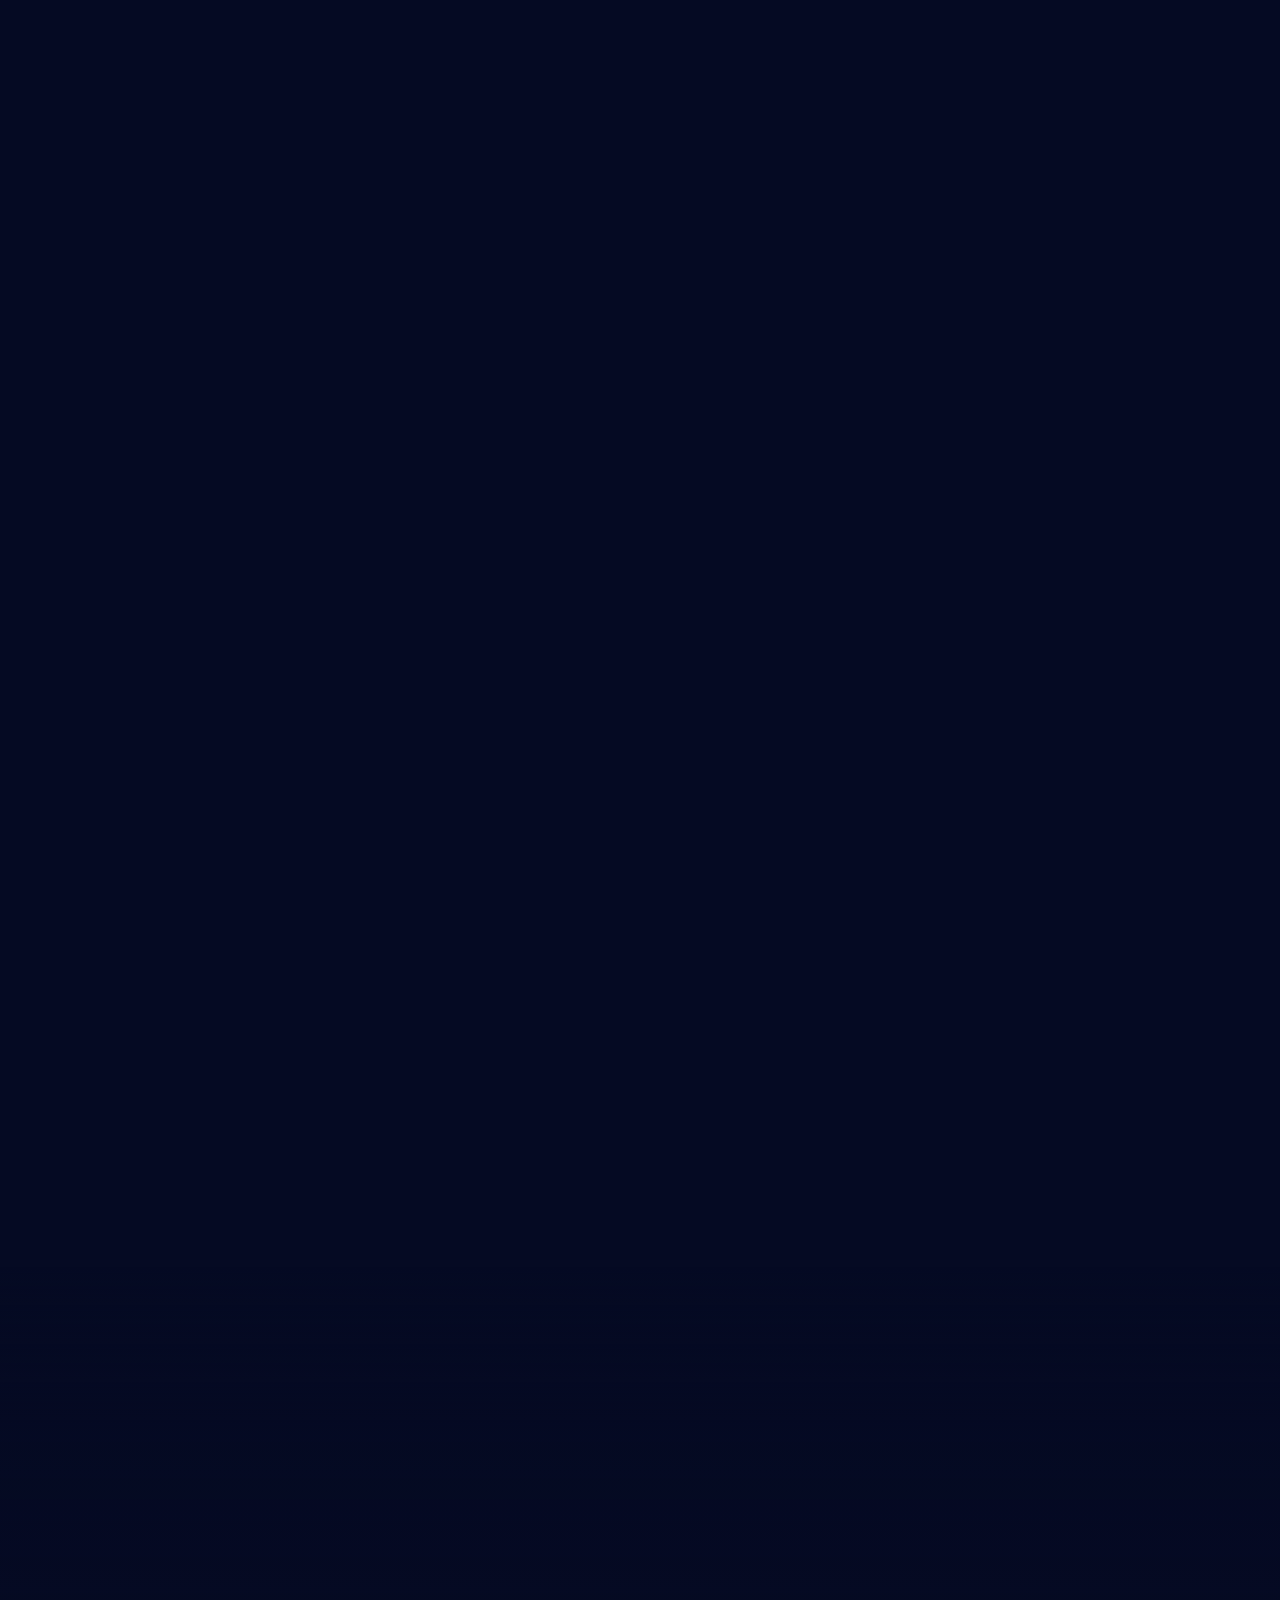
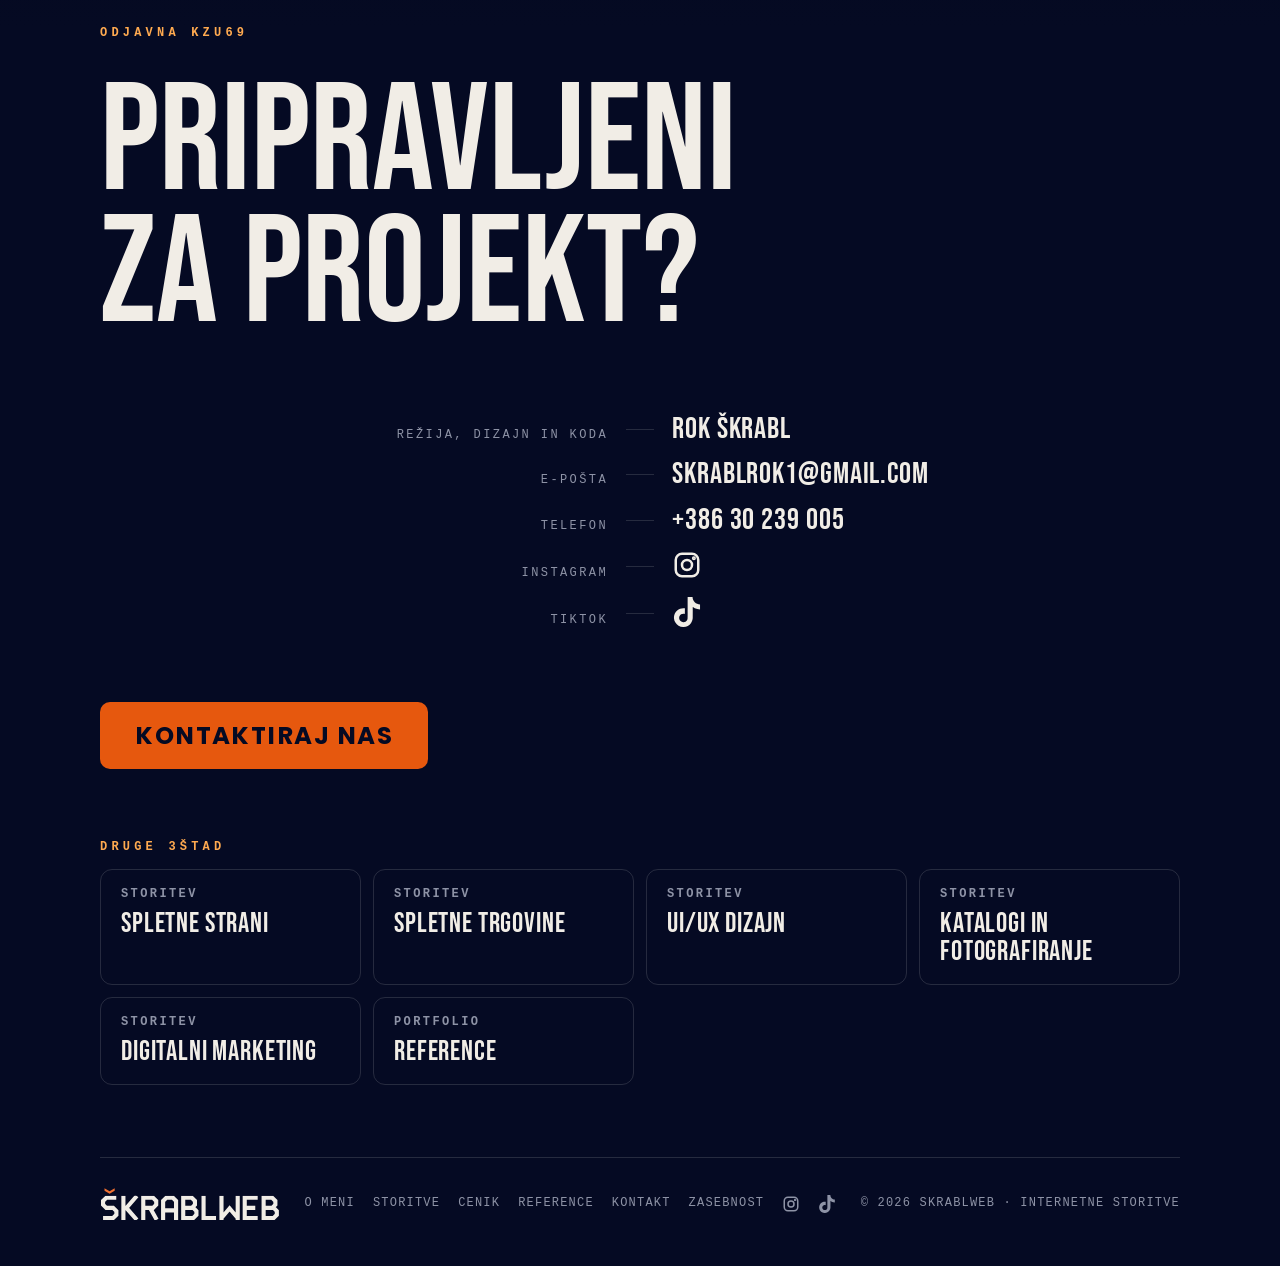
<file: seo.html>
<!DOCTYPE html>
<html lang="sl">
<head>
<meta charset="UTF-8">
<meta name="viewport" content="width=device-width, initial-scale=1, viewport-fit=cover">
<title>SEO optimizacija spletnih strani Ljubljana | SKRABLWEB</title>
<meta name="description" content="SEO optimizacija za mala podjetja v Ljubljani in po Sloveniji: tehnični SEO, ključne besede in vsebina, da vas stranke najdejo na Googlu.">
<link rel="canonical" href="https://skrablweb.si/seo.html">
<meta property="og:type" content="website">
<meta property="og:locale" content="sl_SI">
<meta property="og:site_name" content="SKRABLWEB">
<meta property="og:title" content="SEO optimizacija spletnih strani Ljubljana | SKRABLWEB">
<meta property="og:description" content="SEO optimizacija za mala podjetja v Ljubljani in po Sloveniji: tehnični SEO, ključne besede in vsebina, da vas stranke najdejo na Googlu.">
<meta property="og:url" content="https://skrablweb.si/seo.html">
<meta property="og:image" content="https://skrablweb.si/img/og.jpg">
<meta property="og:image:width" content="1200">
<meta property="og:image:height" content="630">
<meta name="twitter:card" content="summary_large_image">
<script type="application/ld+json">{"@context":"https://schema.org","@type":"Service","name":"SEO optimizacija","serviceType":"SEO optimizacija","description":"SEO optimizacija za mala podjetja v Ljubljani in po Sloveniji: tehnični SEO, ključne besede in vsebina, da vas stranke najdejo na Googlu.","url":"https://skrablweb.si/seo.html","provider":{"@type":"ProfessionalService","@id":"https://skrablweb.si/#business","name":"SKRABLWEB","url":"https://skrablweb.si/"},"areaServed":[{"@type":"City","name":"Ljubljana"},{"@type":"Country","name":"Slovenija"}]}</script>
<link rel="icon" href="/favicon.ico?v=2" sizes="48x48">
<link rel="icon" type="image/svg+xml" href="/img/skrablweb-ikona.svg?v=2">
<link rel="icon" type="image/png" sizes="192x192" href="/img/favicon-192.png?v=2">
<link rel="apple-touch-icon" href="/img/apple-touch-icon.png?v=2">
<link rel="manifest" href="/site.webmanifest?v=2">
<meta name="theme-color" content="#050a23">
<link rel="stylesheet" href="reel.css?v=202610091200">
</head>
<body data-dur="75">
<div id="stage">
  <canvas id="bg" aria-hidden="true"></canvas>
  <div id="world">
<div class="obj hero" data-shot data-x="0" data-y="0" data-z="-500" data-d="500" data-md="420" data-chapter="Uvod"><div class="eyebrow">Storitev 05 / 06</div><h1 class="ab" style="--fit:4.25">SEO<span class="gt">optimizacija</span></h1><div class="hint">Scrollaj za predvajanje ↓</div></div>
<i class="fx" data-type="ico" data-z="-2000" data-r="380" data-mr="300"></i>
<div class="obj " data-shot data-x="0" data-y="0" data-z="-2000" data-d="260" data-md="220" data-f="0"></div>
<div class="obj " data-shot data-x="0" data-y="0" data-z="-5400" data-d="2400" data-md="2000" data-f="0"></div>
<div class="obj sect" data-shot data-x="0" data-y="0" data-z="-5400" data-d="700" data-md="560" data-chapter="Potek dela"><h2 class="ab">Potek dela</h2><p>Od analize do prvih pozicij v petih korakih</p></div>
<i class="fx" data-type="ring" data-z="-7000" data-r="520" data-mr="330" data-i="0"></i>
<div class="obj step" data-shot data-x="0" data-y="0" data-z="-7000" data-d="700" data-md="380"><div class="n" data-n="01" aria-hidden="true"></div><h3 class="ab">Analiza ključnih besed</h3><p>Iskanje izrazov, ki jih vaši potencialni kupci dejansko vpisujejo v Google.</p></div>
<i class="fx" data-type="ring" data-z="-8300" data-r="520" data-mr="330" data-i="1"></i>
<div class="obj step" data-shot data-x="0" data-y="0" data-z="-8300" data-d="700" data-md="380"><div class="n" data-n="02" aria-hidden="true"></div><h3 class="ab">Tehnični SEO</h3><p>Optimizacija hitrosti nalaganja, popravljanje napak in mobilna odzivnost.</p></div>
<i class="fx" data-type="ring" data-z="-9600" data-r="520" data-mr="330" data-i="2"></i>
<div class="obj step" data-shot data-x="0" data-y="0" data-z="-9600" data-d="700" data-md="380"><div class="n" data-n="03" aria-hidden="true"></div><h3 class="ab">On-Page optimizacija</h3><p>Urejanje naslovov, meta opisov in vsebine za vsak posamezen izdelek ali stran.</p></div>
<i class="fx" data-type="ring" data-z="-10900" data-r="520" data-mr="330" data-i="3"></i>
<div class="obj step" data-shot data-x="0" data-y="0" data-z="-10900" data-d="700" data-md="380"><div class="n" data-n="04" aria-hidden="true"></div><h3 class="ab">Vsebinski marketing</h3><p>Priprava koristnih blog zapisov in vodičev, ki privabljajo organski obisk.</p></div>
<i class="fx" data-type="ring" data-z="-12200" data-r="520" data-mr="330" data-i="4"></i>
<div class="obj step" data-shot data-x="0" data-y="0" data-z="-12200" data-d="700" data-md="380"><div class="n" data-n="05" aria-hidden="true"></div><h3 class="ab">Gradnja povezav</h3><p>Pridobivanje kakovostnih zunanjih povezav, ki povečujejo avtoriteto vaše strani.</p></div>
<div class="obj endcard" data-shot data-x="0" data-y="-40" data-z="-14400" data-d="950" data-md="560" data-chapter="Kontakt"><h2 class="ab">Pripravljeni za <span class="gt">projekt?</span></h2><p>Kontaktirajte nas in skupaj ustvarimo spletno stran, ki bo delovala za vaše podjetje.</p><a class="btn" href="index.html#kontakt-obr-vse">Kontaktiraj nas</a><div class="hint">↓ Odjavna špica</div></div>
<i class="fx" data-type="floor" data-z="-14400" data-y="480"></i>
  </div>
</div>
<div class="vignette" aria-hidden="true"></div>

<header class="hud">
  <a class="logo" href="index.html" aria-label="SKRABLWEB domov"><img src="img/skrablweb-logo-temno-ozadje.svg" alt="SKRABLWEB" width="1486" height="280"></a>
  <div class="r">
    <span class="rec" aria-hidden="true">Rec</span>
    <span id="tc" aria-hidden="true">00:00:00:00 <span></span></span>
    <a class="kbtn" href="index.html#kontakt-obr-vse">Kontakt</a>
    <button class="mbtn" id="menuOpen" type="button" aria-expanded="false" aria-controls="menu"><i></i>Meni</button>
  </div>
</header>
<div class="lower" id="lower" aria-live="polite"><small id="lowerN">Poglavje 01</small><b id="lowerT">Uvod</b></div>
<div class="menu" id="menu" role="dialog" aria-modal="true" aria-label="Izbira scene" aria-hidden="true">
  <button class="mbtn close" id="menuClose" type="button">Zapri ✕</button>
  <div class="kicker">Izbira scene</div>
  <nav><a href="index.html"><span>00</span><b>Domov</b></a><a href="index.html#o_nas"><span>01</span><b>O meni</b></a><a href="stran.html"><span>02</span><b>Izdelava spletnih strani</b></a><a href="trgovina.html"><span>03</span><b>Izdelava spletne trgovine</b></a><a href="dizajn.html"><span>04</span><b>UI/UX dizajn</b></a><a href="katalogi.html"><span>05</span><b>Katalogi in fotografiranje</b></a><a href="seo.html" aria-current=page><span>06</span><b>SEO optimizacija</b></a><a href="marketing.html"><span>07</span><b>Digitalni marketing</b></a><a href="reference.html"><span>08</span><b>Reference</b></a><a href="index.html#cenik"><span>09</span><b>Cenik</b></a><a href="index.html#kontakt-obr-vse"><span>10</span><b>Kontakt</b></a></nav>
  <div class="contact"><a href="mailto:skrablrok1@gmail.com">skrablrok1@gmail.com</a> · <a href="tel:+38630239005">+386 30 239 005</a> · <a class="ig" href="https://www.instagram.com/skrablweb/" target="_blank" rel="noopener" aria-label="Instagram @skrablweb"><svg viewBox="0 0 24 24" fill="none" stroke="currentColor" stroke-width="2" stroke-linecap="round" aria-hidden="true"><rect x="3" y="3" width="18" height="18" rx="5"/><circle cx="12" cy="12" r="4"/><circle cx="17.5" cy="6.5" r=".6" fill="currentColor"/></svg></a> <a class="ig" href="https://www.tiktok.com/@skrablweb" target="_blank" rel="noopener" aria-label="TikTok @skrablweb"><svg viewBox="0 0 24 24" fill="currentColor" aria-hidden="true"><path d="M12.525.02c1.31-.02 2.61-.01 3.91-.02.08 1.53.63 3.09 1.75 4.17 1.12 1.11 2.7 1.62 4.24 1.79v4.03c-1.44-.05-2.89-.35-4.2-.97-.57-.26-1.1-.59-1.62-.93-.01 2.92.01 5.84-.02 8.75-.08 1.4-.54 2.79-1.35 3.94-1.31 1.92-3.58 3.17-5.91 3.21-1.43.08-2.86-.31-4.08-1.03-2.02-1.19-3.44-3.37-3.65-5.71-.02-.5-.03-1-.01-1.49.18-1.9 1.12-3.72 2.58-4.96 1.66-1.44 3.98-2.13 6.15-1.72.02 1.48-.04 2.96-.04 4.44-.99-.32-2.15-.23-3.02.37-.63.41-1.11 1.04-1.36 1.75-.21.51-.15 1.07-.14 1.61.24 1.64 1.82 3.02 3.5 2.87 1.12-.01 2.19-.66 2.77-1.61.19-.33.4-.67.41-1.06.1-1.79.06-3.57.07-5.36.01-4.03-.01-8.05.02-12.07z"/></svg></a></div>
</div>

<main id="main" aria-label="SEO optimizacija | SKRABLWEB">
<div class="reel" data-a="0" data-b="1" aria-hidden="true"></div>
<section class="flow feat" id="prednosti" data-chapter="Iskalniki">
  <div class="fwrap">
    <p class="fillwords">Naj vas kupci ne iščejo – naj vas najdejo. Z domišljeno strategijo optimizacije povečujemo vašo vidnost v iskalnikih in na vašo stran privabljamo kakovosten, organski promet.</p>
  </div>
</section>
<section class="flow zoom">
  <div class="zpin">
    <div class="zframe"><img src="img/foto-seo.webp" alt="Iskanje na telefonu in graf naraščajočega obiska spletne strani" width="1536" height="1024" loading="lazy" decoding="async"></div>
    <div class="ztext" aria-hidden="true" style="--zfit:4.15"><span class="zl">SEO</span><span class="zr">optimizacija</span></div>
    <div class="zreveal"><span class="kick">Iskalniki</span><h2>Bodite prvi na Googlu</h2><ul class="zl2"><li>Višje pozicije v rezultatih iskanja</li><li>Organski promet brez plačanih oglasov</li><li>Tehnična in vsebinska optimizacija</li></ul><a class="btn" href="index.html#kontakt-obr-vse">Kontaktiraj nas</a></div>
  </div>
</section>
<div class="reel" data-a="2" data-b="9" aria-hidden="true"></div>
</main>

<section id="credits">
  <div class="cwrap">
    <div>
      <div class="kicker">Odjavna špica</div>
      <h2>Pripravljeni za projekt?</h2>
    </div>
    <dl class="roll">
      <div><dt>Režija, dizajn in koda</dt><i></i><dd>Rok Škrabl</dd></div>
      <div><dt>E-pošta</dt><i></i><dd><a href="mailto:skrablrok1@gmail.com">skrablrok1@gmail.com</a></dd></div><div><dt>Telefon</dt><i></i><dd><a href="tel:+38630239005">+386 30 239 005</a></dd></div><div><dt>Instagram</dt><i></i><dd><a class="ig" href="https://www.instagram.com/skrablweb/" target="_blank" rel="noopener" aria-label="Instagram @skrablweb"><svg viewBox="0 0 24 24" fill="none" stroke="currentColor" stroke-width="2" stroke-linecap="round" aria-hidden="true"><rect x="3" y="3" width="18" height="18" rx="5"/><circle cx="12" cy="12" r="4"/><circle cx="17.5" cy="6.5" r=".6" fill="currentColor"/></svg></a></dd></div><div><dt>TikTok</dt><i></i><dd><a class="ig" href="https://www.tiktok.com/@skrablweb" target="_blank" rel="noopener" aria-label="TikTok @skrablweb"><svg viewBox="0 0 24 24" fill="currentColor" aria-hidden="true"><path d="M12.525.02c1.31-.02 2.61-.01 3.91-.02.08 1.53.63 3.09 1.75 4.17 1.12 1.11 2.7 1.62 4.24 1.79v4.03c-1.44-.05-2.89-.35-4.2-.97-.57-.26-1.1-.59-1.62-.93-.01 2.92.01 5.84-.02 8.75-.08 1.4-.54 2.79-1.35 3.94-1.31 1.92-3.58 3.17-5.91 3.21-1.43.08-2.86-.31-4.08-1.03-2.02-1.19-3.44-3.37-3.65-5.71-.02-.5-.03-1-.01-1.49.18-1.9 1.12-3.72 2.58-4.96 1.66-1.44 3.98-2.13 6.15-1.72.02 1.48-.04 2.96-.04 4.44-.99-.32-2.15-.23-3.02.37-.63.41-1.11 1.04-1.36 1.75-.21.51-.15 1.07-.14 1.61.24 1.64 1.82 3.02 3.5 2.87 1.12-.01 2.19-.66 2.77-1.61.19-.33.4-.67.41-1.06.1-1.79.06-3.57.07-5.36.01-4.03-.01-8.05.02-12.07z"/></svg></a></dd></div>
    </dl>
    <div><a class="btn" href="index.html#kontakt-obr-vse">Kontaktiraj nas</a></div>
    <div>
      <div class="kicker" style="margin-bottom:16px">Druge scene</div>
      <div class="links"><a href="stran.html"><small>Storitev</small>Spletne strani</a><a href="trgovina.html"><small>Storitev</small>Spletne trgovine</a><a href="dizajn.html"><small>Storitev</small>UI/UX dizajn</a><a href="katalogi.html"><small>Storitev</small>Katalogi in fotografiranje</a><a href="marketing.html"><small>Storitev</small>Digitalni marketing</a><a href="reference.html"><small>Portfolio</small>Reference</a></div>
    </div>
    <footer><img src="img/skrablweb-logo-temno-ozadje.svg" alt="SKRABLWEB" width="1486" height="280" loading="lazy"><nav><a href="index.html#o_nas">O meni</a> <a href="index.html#storitve">Storitve</a> <a href="index.html#cenik">Cenik</a> <a href="reference.html">Reference</a> <a href="index.html#kontakt-obr-vse">Kontakt</a> <a href="zasebnost.html">Zasebnost</a> <a class="ig" href="https://www.instagram.com/skrablweb/" target="_blank" rel="noopener" aria-label="Instagram @skrablweb"><svg viewBox="0 0 24 24" fill="none" stroke="currentColor" stroke-width="2" stroke-linecap="round" aria-hidden="true"><rect x="3" y="3" width="18" height="18" rx="5"/><circle cx="12" cy="12" r="4"/><circle cx="17.5" cy="6.5" r=".6" fill="currentColor"/></svg></a> <a class="ig" href="https://www.tiktok.com/@skrablweb" target="_blank" rel="noopener" aria-label="TikTok @skrablweb"><svg viewBox="0 0 24 24" fill="currentColor" aria-hidden="true"><path d="M12.525.02c1.31-.02 2.61-.01 3.91-.02.08 1.53.63 3.09 1.75 4.17 1.12 1.11 2.7 1.62 4.24 1.79v4.03c-1.44-.05-2.89-.35-4.2-.97-.57-.26-1.1-.59-1.62-.93-.01 2.92.01 5.84-.02 8.75-.08 1.4-.54 2.79-1.35 3.94-1.31 1.92-3.58 3.17-5.91 3.21-1.43.08-2.86-.31-4.08-1.03-2.02-1.19-3.44-3.37-3.65-5.71-.02-.5-.03-1-.01-1.49.18-1.9 1.12-3.72 2.58-4.96 1.66-1.44 3.98-2.13 6.15-1.72.02 1.48-.04 2.96-.04 4.44-.99-.32-2.15-.23-3.02.37-.63.41-1.11 1.04-1.36 1.75-.21.51-.15 1.07-.14 1.61.24 1.64 1.82 3.02 3.5 2.87 1.12-.01 2.19-.66 2.77-1.61.19-.33.4-.67.41-1.06.1-1.79.06-3.57.07-5.36.01-4.03-.01-8.05.02-12.07z"/></svg></a></nav><span>© 2026 SKRABLWEB · Internetne storitve</span></footer>
  </div>
</section>
<script src="reel.js?v=202610070300"></script>
</body>
</html>
</file>
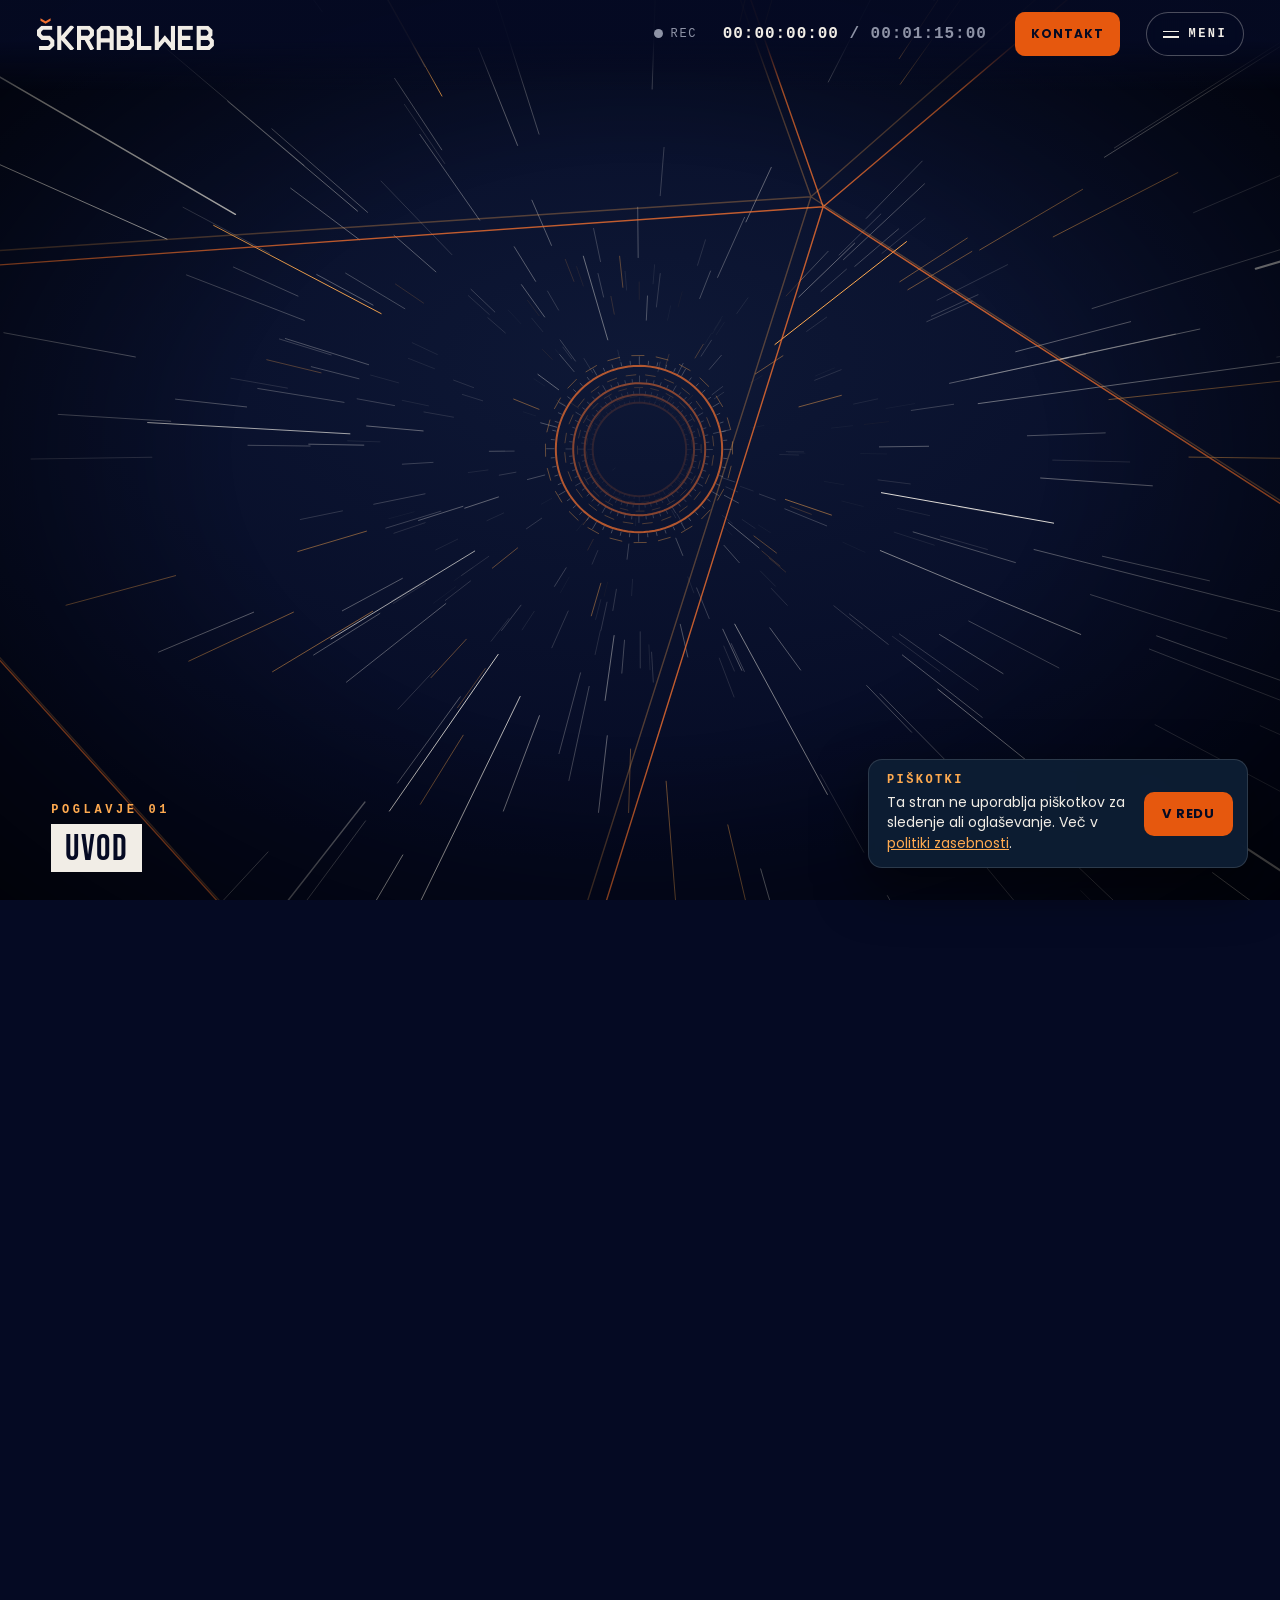
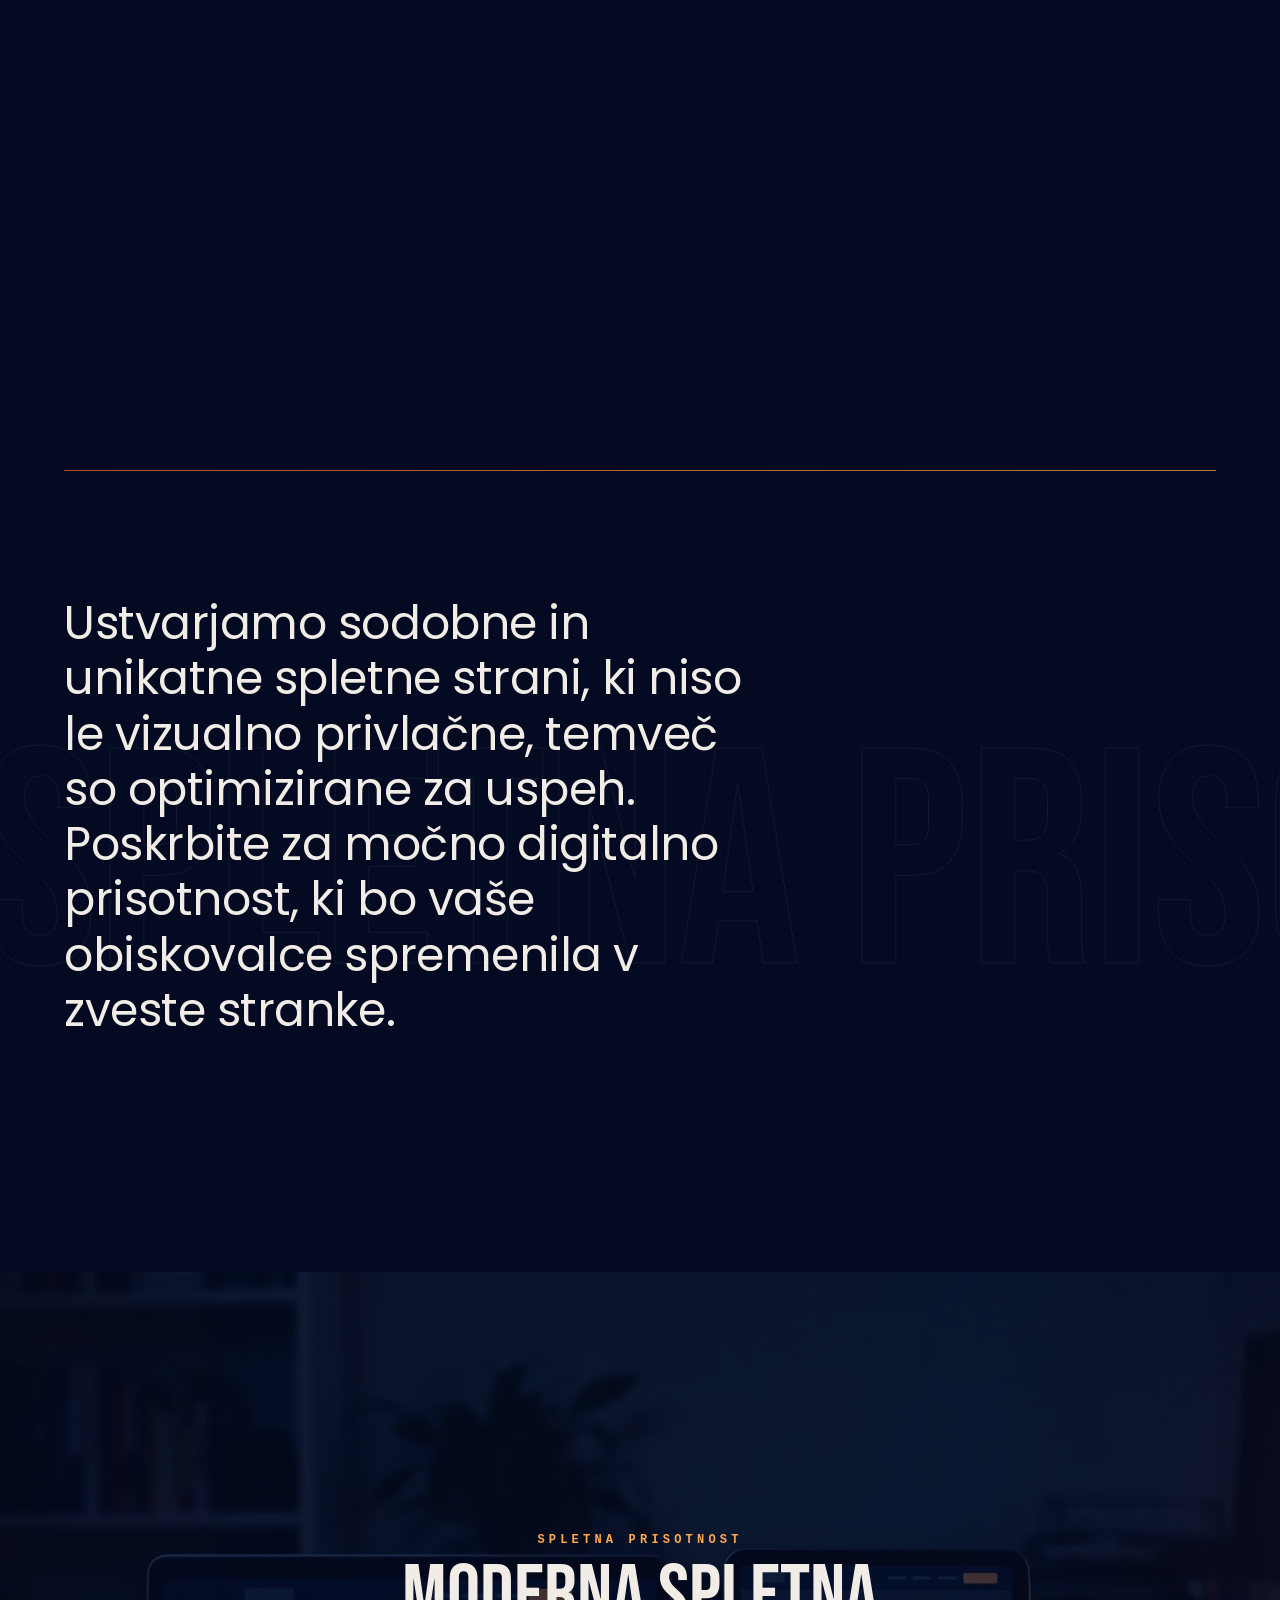
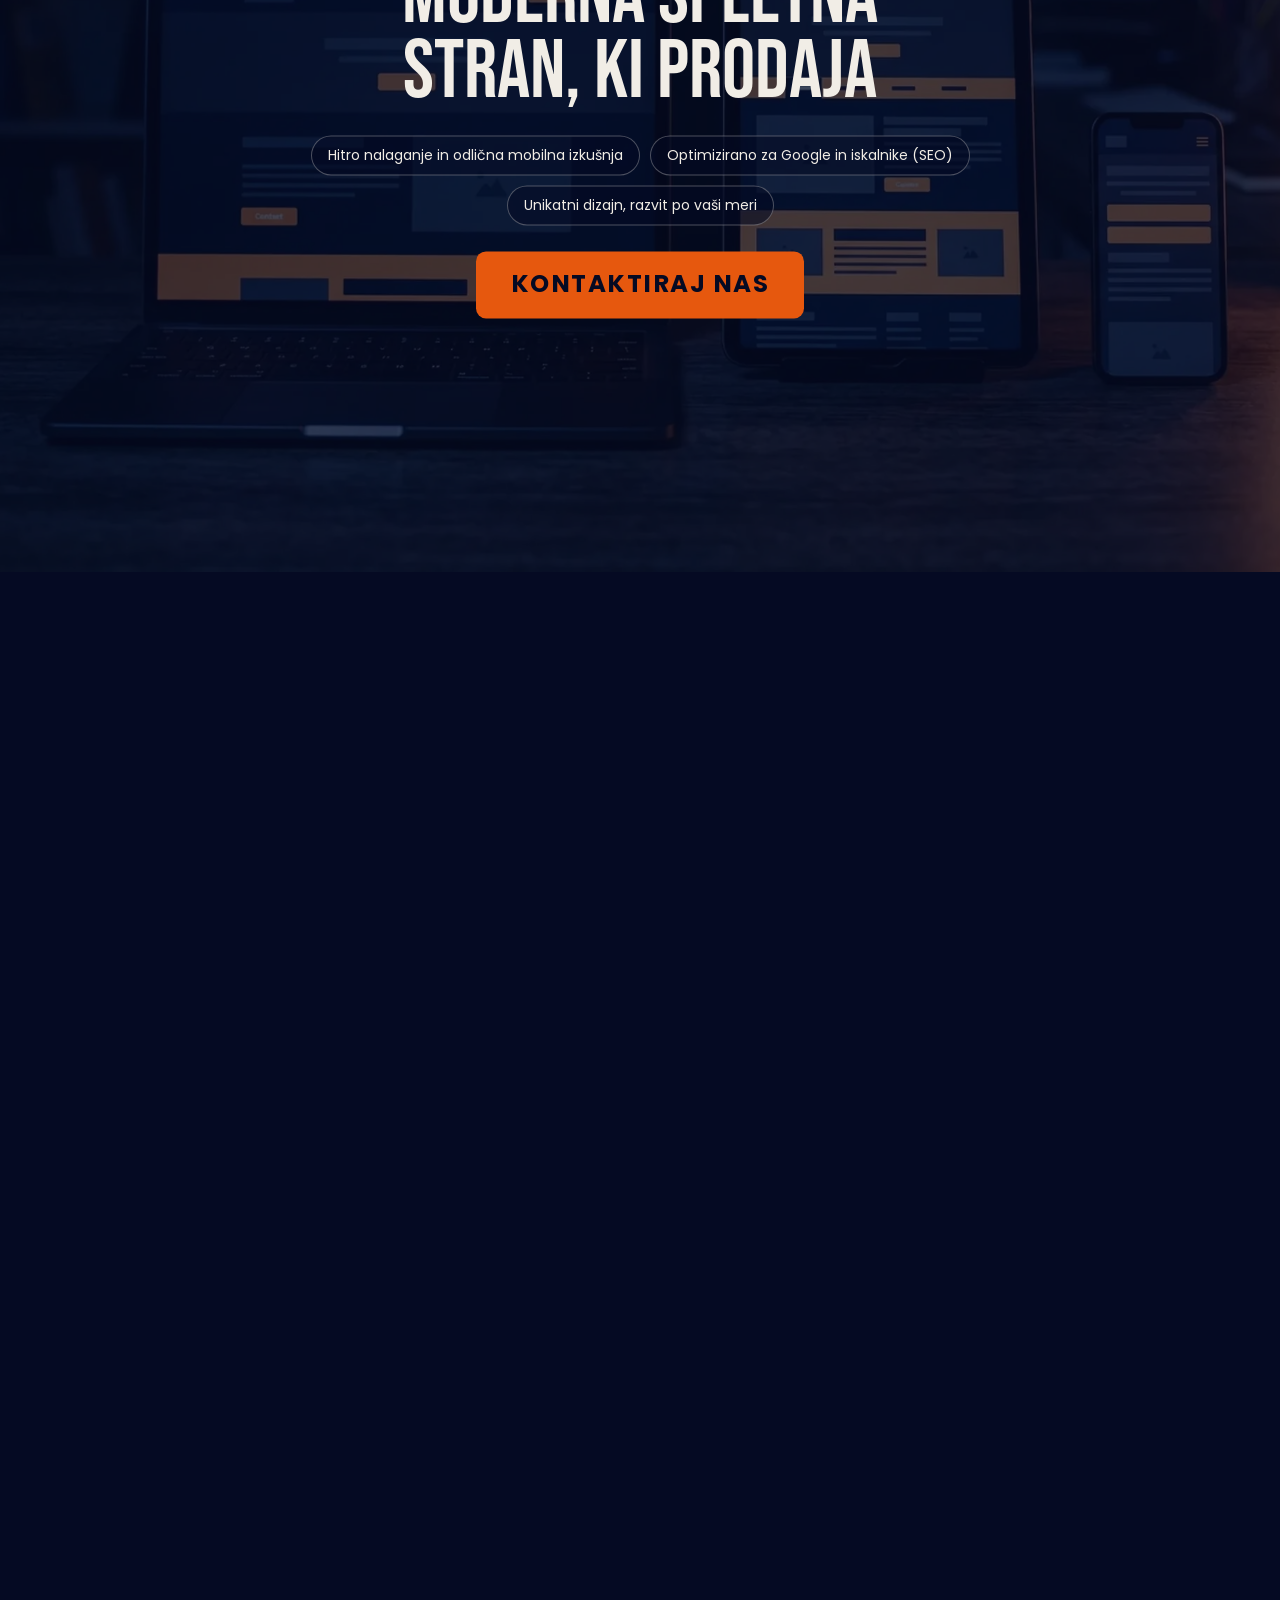
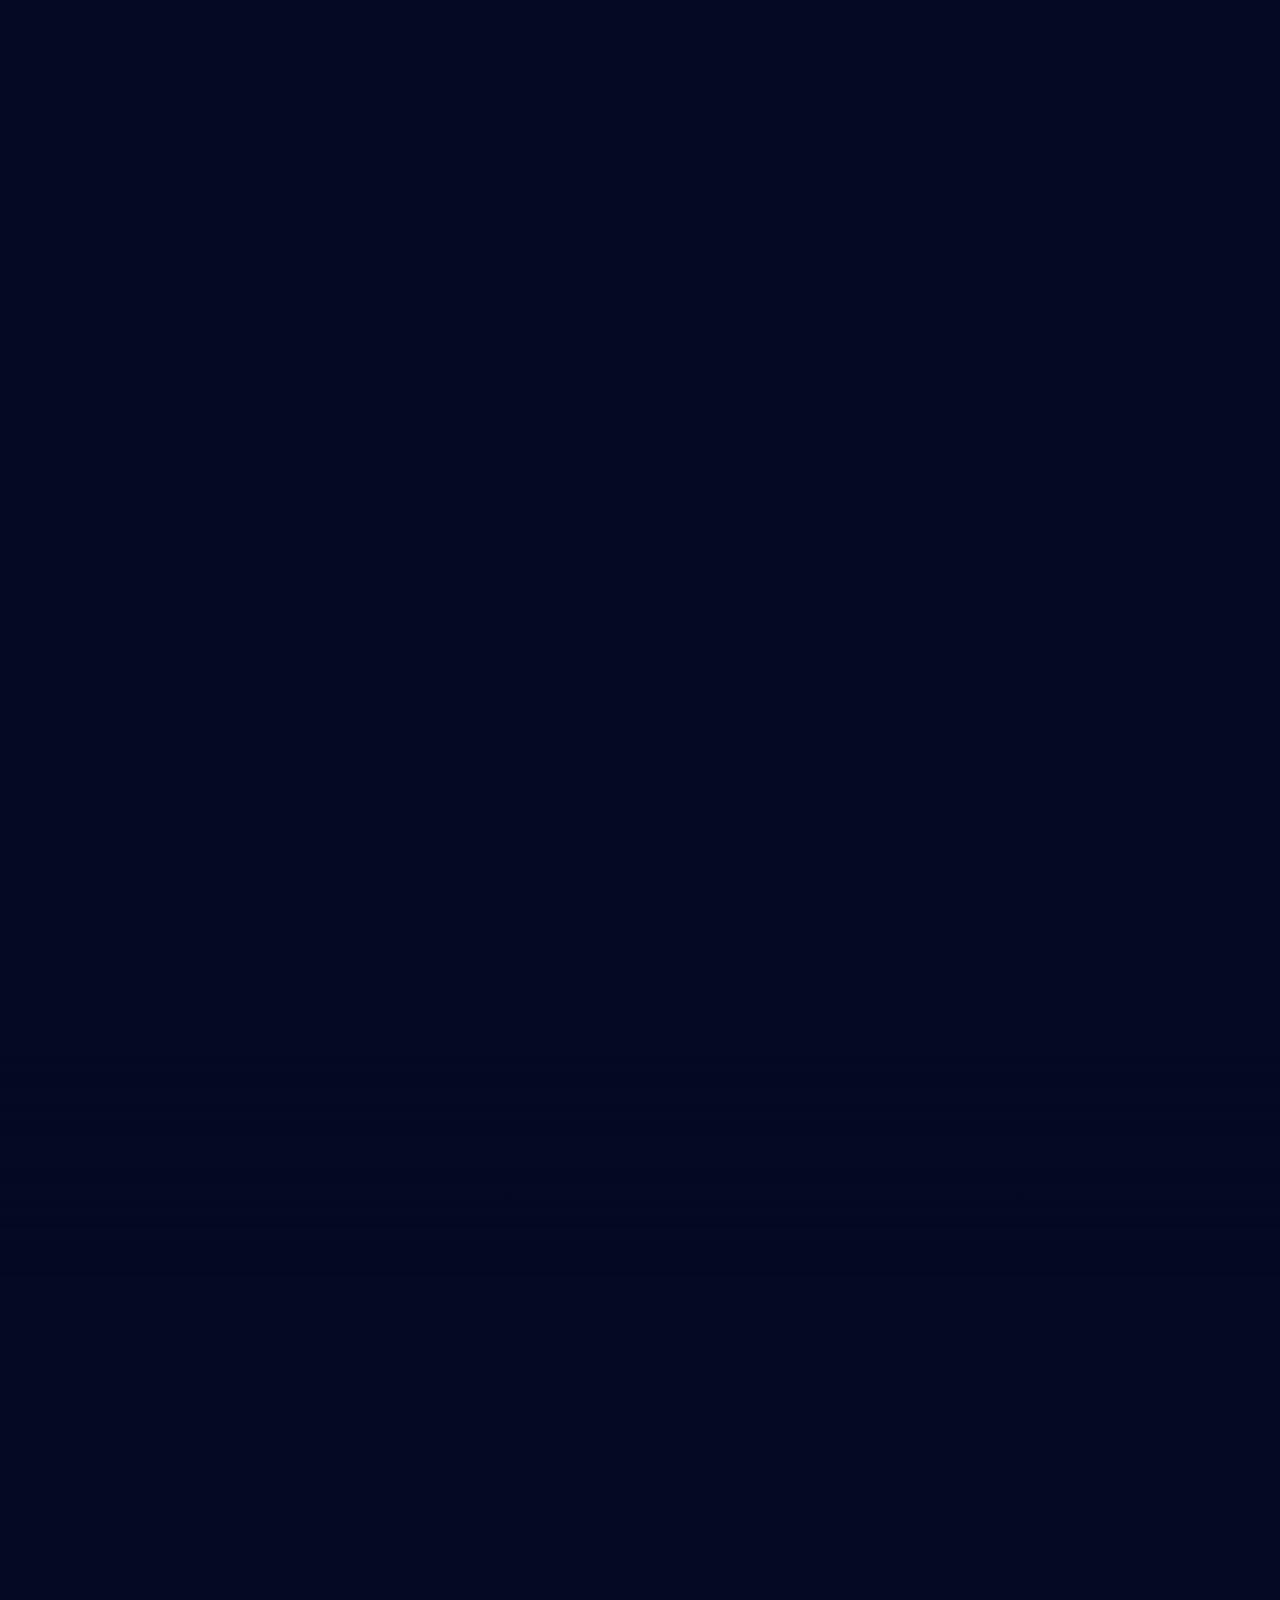
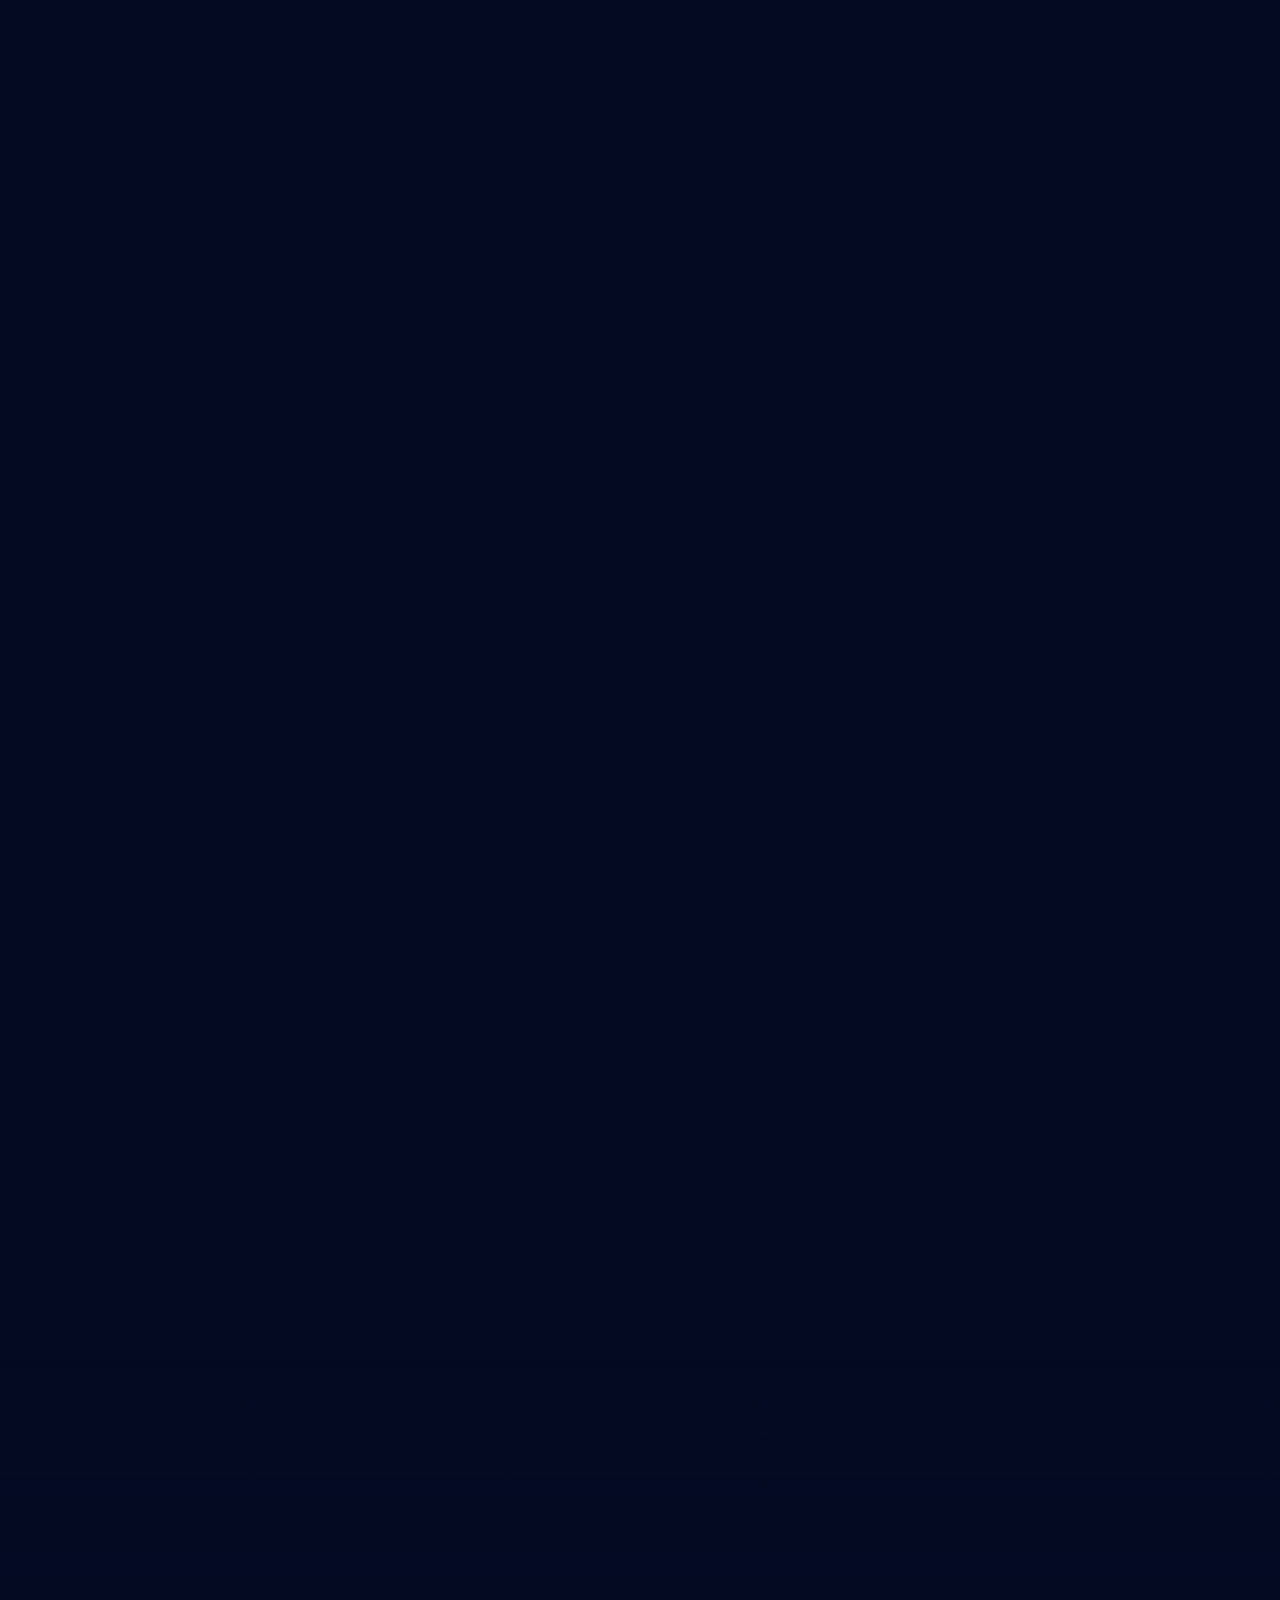
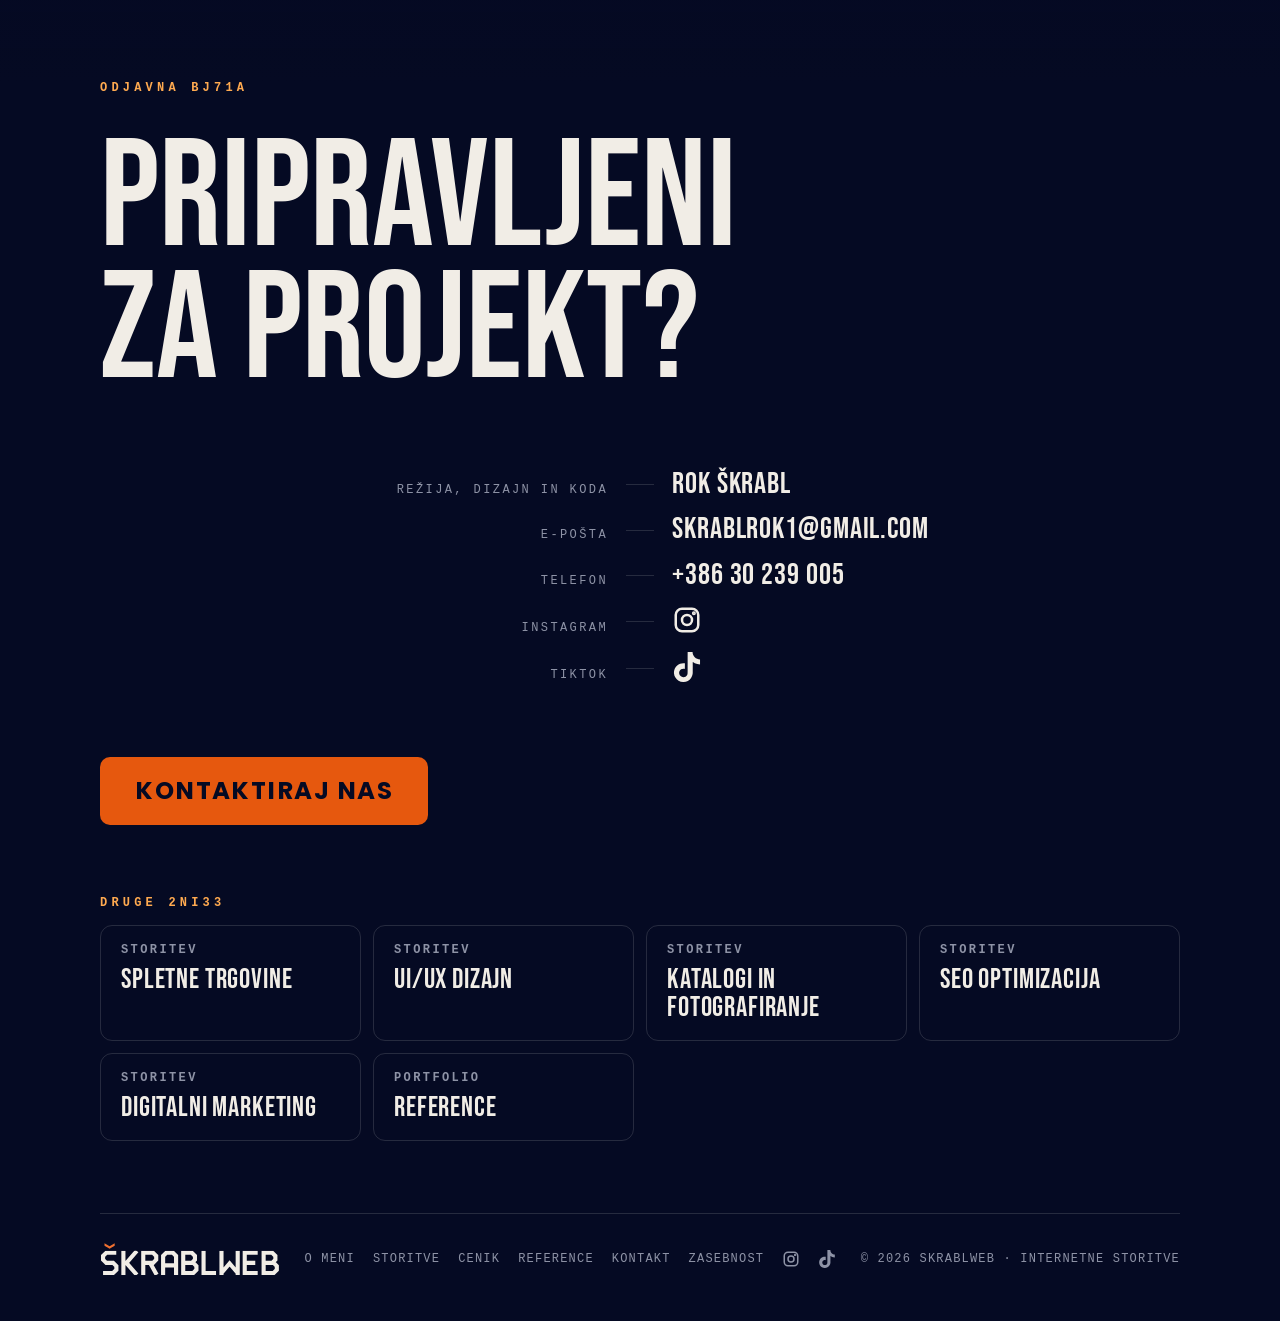
<file: stran.html>
<!DOCTYPE html>
<html lang="sl">
<head>
<meta charset="UTF-8">
<meta name="viewport" content="width=device-width, initial-scale=1, viewport-fit=cover">
<title>Izdelava spletne strani po meri – cena od 150 € | SKRABLWEB</title>
<meta name="description" content="Spletna stran po meri za vaše podjetje: hitra, varna, prilagojena mobilnim napravam in pripravljena za Google. Cena od 150 €, brez naročnin.">
<link rel="canonical" href="https://skrablweb.si/stran.html">
<meta property="og:type" content="website">
<meta property="og:locale" content="sl_SI">
<meta property="og:site_name" content="SKRABLWEB">
<meta property="og:title" content="Izdelava spletne strani po meri – cena od 150 € | SKRABLWEB">
<meta property="og:description" content="Spletna stran po meri za vaše podjetje: hitra, varna, prilagojena mobilnim napravam in pripravljena za Google. Cena od 150 €, brez naročnin.">
<meta property="og:url" content="https://skrablweb.si/stran.html">
<meta property="og:image" content="https://skrablweb.si/img/og.jpg">
<meta property="og:image:width" content="1200">
<meta property="og:image:height" content="630">
<meta name="twitter:card" content="summary_large_image">
<script type="application/ld+json">{"@context":"https://schema.org","@type":"Service","name":"Izdelava spletnih strani","serviceType":"Izdelava spletnih strani","description":"Spletna stran po meri za vaše podjetje: hitra, varna, prilagojena mobilnim napravam in pripravljena za Google. Cena od 150 €, brez naročnin.","url":"https://skrablweb.si/stran.html","provider":{"@type":"ProfessionalService","@id":"https://skrablweb.si/#business","name":"SKRABLWEB","url":"https://skrablweb.si/"},"areaServed":[{"@type":"City","name":"Ljubljana"},{"@type":"Country","name":"Slovenija"}],"offers":{"@type":"Offer","priceCurrency":"EUR","priceSpecification":{"@type":"PriceSpecification","minPrice":150,"priceCurrency":"EUR"}}}</script>
<link rel="icon" href="/favicon.ico?v=2" sizes="48x48">
<link rel="icon" type="image/svg+xml" href="/img/skrablweb-ikona.svg?v=2">
<link rel="icon" type="image/png" sizes="192x192" href="/img/favicon-192.png?v=2">
<link rel="apple-touch-icon" href="/img/apple-touch-icon.png?v=2">
<link rel="manifest" href="/site.webmanifest?v=2">
<meta name="theme-color" content="#050a23">
<link rel="stylesheet" href="reel.css?v=202610091200">
</head>
<body data-dur="75">
<div id="stage">
  <canvas id="bg" aria-hidden="true"></canvas>
  <div id="world">
<div class="obj hero" data-shot data-x="0" data-y="0" data-z="-500" data-d="500" data-md="420" data-chapter="Uvod"><div class="eyebrow">Storitev 01 / 06</div><h1 class="ab">Izdelava<span class="gt">spletnih strani</span></h1><div class="hint">Scrollaj za predvajanje ↓</div></div>
<i class="fx" data-type="ico" data-z="-2000" data-r="380" data-mr="300"></i>
<div class="obj " data-shot data-x="0" data-y="0" data-z="-2000" data-d="260" data-md="220" data-f="0"></div>
<div class="obj " data-shot data-x="0" data-y="0" data-z="-5400" data-d="2400" data-md="2000" data-f="0"></div>
<div class="obj sect" data-shot data-x="0" data-y="0" data-z="-5400" data-d="700" data-md="560" data-chapter="Potek dela"><h2 class="ab">Potek dela</h2><p>Od ideje do objavljene strani v petih korakih</p></div>
<i class="fx" data-type="ring" data-z="-7000" data-r="520" data-mr="330" data-i="0"></i>
<div class="obj step" data-shot data-x="0" data-y="0" data-z="-7000" data-d="700" data-md="380"><div class="n" data-n="01" aria-hidden="true"></div><h3 class="ab">Načrtovanje in strategija</h3><p>Določitev cilja strani, priprava strukture podstrani in registracija domene.</p></div>
<i class="fx" data-type="ring" data-z="-8300" data-r="520" data-mr="330" data-i="1"></i>
<div class="obj step" data-shot data-x="0" data-y="0" data-z="-8300" data-d="700" data-md="380"><div class="n" data-n="02" aria-hidden="true"></div><h3 class="ab">Oblikovanje (Dizajn)</h3><p>Izbira vizualnega sloga, barv in tipografije. Priprava skic, ki določajo postavitev elementov.</p></div>
<i class="fx" data-type="ring" data-z="-9600" data-r="520" data-mr="330" data-i="2"></i>
<div class="obj step" data-shot data-x="0" data-y="0" data-z="-9600" data-d="700" data-md="380"><div class="n" data-n="03" aria-hidden="true"></div><h3 class="ab">Tehnologija in postavitev</h3><p>Programiranje strani in postavitev na strežnik – dizajn se spremeni v delujočo stran.</p></div>
<i class="fx" data-type="ring" data-z="-10900" data-r="520" data-mr="330" data-i="3"></i>
<div class="obj step" data-shot data-x="0" data-y="0" data-z="-10900" data-d="700" data-md="380"><div class="n" data-n="04" aria-hidden="true"></div><h3 class="ab">Vsebina in SEO</h3><p>Vnos besedil in slik ter osnovna optimizacija za iskalnike, da vas bodo kupci našli.</p></div>
<i class="fx" data-type="ring" data-z="-12200" data-r="520" data-mr="330" data-i="4"></i>
<div class="obj step" data-shot data-x="0" data-y="0" data-z="-12200" data-d="700" data-md="380"><div class="n" data-n="05" aria-hidden="true"></div><h3 class="ab">Testiranje in objava</h3><p>Preizkus vseh povezav in obrazcev. Ko je vse brezhibno, stran objavimo.</p></div>
<div class="obj endcard" data-shot data-x="0" data-y="-40" data-z="-14400" data-d="950" data-md="560" data-chapter="Kontakt"><h2 class="ab">Pripravljeni za <span class="gt">projekt?</span></h2><p>Kontaktirajte nas in skupaj ustvarimo spletno stran, ki bo delovala za vaše podjetje.</p><a class="btn" href="index.html#kontakt-obr-vse">Kontaktiraj nas</a><div class="hint">↓ Odjavna špica</div></div>
<i class="fx" data-type="floor" data-z="-14400" data-y="480"></i>
  </div>
</div>
<div class="vignette" aria-hidden="true"></div>

<header class="hud">
  <a class="logo" href="index.html" aria-label="SKRABLWEB domov"><img src="img/skrablweb-logo-temno-ozadje.svg" alt="SKRABLWEB" width="1486" height="280"></a>
  <div class="r">
    <span class="rec" aria-hidden="true">Rec</span>
    <span id="tc" aria-hidden="true">00:00:00:00 <span></span></span>
    <a class="kbtn" href="index.html#kontakt-obr-vse">Kontakt</a>
    <button class="mbtn" id="menuOpen" type="button" aria-expanded="false" aria-controls="menu"><i></i>Meni</button>
  </div>
</header>
<div class="lower" id="lower" aria-live="polite"><small id="lowerN">Poglavje 01</small><b id="lowerT">Uvod</b></div>
<div class="menu" id="menu" role="dialog" aria-modal="true" aria-label="Izbira scene" aria-hidden="true">
  <button class="mbtn close" id="menuClose" type="button">Zapri ✕</button>
  <div class="kicker">Izbira scene</div>
  <nav><a href="index.html"><span>00</span><b>Domov</b></a><a href="index.html#o_nas"><span>01</span><b>O meni</b></a><a href="stran.html" aria-current=page><span>02</span><b>Izdelava spletnih strani</b></a><a href="trgovina.html"><span>03</span><b>Izdelava spletne trgovine</b></a><a href="dizajn.html"><span>04</span><b>UI/UX dizajn</b></a><a href="katalogi.html"><span>05</span><b>Katalogi in fotografiranje</b></a><a href="seo.html"><span>06</span><b>SEO optimizacija</b></a><a href="marketing.html"><span>07</span><b>Digitalni marketing</b></a><a href="reference.html"><span>08</span><b>Reference</b></a><a href="index.html#cenik"><span>09</span><b>Cenik</b></a><a href="index.html#kontakt-obr-vse"><span>10</span><b>Kontakt</b></a></nav>
  <div class="contact"><a href="mailto:skrablrok1@gmail.com">skrablrok1@gmail.com</a> · <a href="tel:+38630239005">+386 30 239 005</a> · <a class="ig" href="https://www.instagram.com/skrablweb/" target="_blank" rel="noopener" aria-label="Instagram @skrablweb"><svg viewBox="0 0 24 24" fill="none" stroke="currentColor" stroke-width="2" stroke-linecap="round" aria-hidden="true"><rect x="3" y="3" width="18" height="18" rx="5"/><circle cx="12" cy="12" r="4"/><circle cx="17.5" cy="6.5" r=".6" fill="currentColor"/></svg></a> <a class="ig" href="https://www.tiktok.com/@skrablweb" target="_blank" rel="noopener" aria-label="TikTok @skrablweb"><svg viewBox="0 0 24 24" fill="currentColor" aria-hidden="true"><path d="M12.525.02c1.31-.02 2.61-.01 3.91-.02.08 1.53.63 3.09 1.75 4.17 1.12 1.11 2.7 1.62 4.24 1.79v4.03c-1.44-.05-2.89-.35-4.2-.97-.57-.26-1.1-.59-1.62-.93-.01 2.92.01 5.84-.02 8.75-.08 1.4-.54 2.79-1.35 3.94-1.31 1.92-3.58 3.17-5.91 3.21-1.43.08-2.86-.31-4.08-1.03-2.02-1.19-3.44-3.37-3.65-5.71-.02-.5-.03-1-.01-1.49.18-1.9 1.12-3.72 2.58-4.96 1.66-1.44 3.98-2.13 6.15-1.72.02 1.48-.04 2.96-.04 4.44-.99-.32-2.15-.23-3.02.37-.63.41-1.11 1.04-1.36 1.75-.21.51-.15 1.07-.14 1.61.24 1.64 1.82 3.02 3.5 2.87 1.12-.01 2.19-.66 2.77-1.61.19-.33.4-.67.41-1.06.1-1.79.06-3.57.07-5.36.01-4.03-.01-8.05.02-12.07z"/></svg></a></div>
</div>

<main id="main" aria-label="Izdelava spletnih strani | SKRABLWEB">
<div class="reel" data-a="0" data-b="1" aria-hidden="true"></div>
<section class="flow feat" id="prednosti" data-chapter="Spletna prisotnost">
  <div class="fwrap">
    <p class="fillwords">Ustvarjamo sodobne in unikatne spletne strani, ki niso le vizualno privlačne, temveč so optimizirane za uspeh. Poskrbite za močno digitalno prisotnost, ki bo vaše obiskovalce spremenila v zveste stranke.</p>
  </div>
</section>
<section class="flow zoom">
  <div class="zpin">
    <div class="zframe"><img src="img/foto-stran.webp" alt="Spletna stran prilagojena prenosniku, tabličnemu računalniku in telefonu" width="1536" height="1024" loading="lazy" decoding="async"></div>
    <div class="ztext" aria-hidden="true"><span class="zl">Izdelava</span><span class="zr">spletnih strani</span></div>
    <div class="zreveal"><span class="kick">Spletna prisotnost</span><h2>Moderna spletna stran, ki prodaja</h2><ul class="zl2"><li>Hitro nalaganje in odlična mobilna izkušnja</li><li>Optimizirano za Google in iskalnike (SEO)</li><li>Unikatni dizajn, razvit po vaši meri</li></ul><a class="btn" href="index.html#kontakt-obr-vse">Kontaktiraj nas</a></div>
  </div>
</section>
<div class="reel" data-a="2" data-b="9" aria-hidden="true"></div>
</main>

<section id="credits">
  <div class="cwrap">
    <div>
      <div class="kicker">Odjavna špica</div>
      <h2>Pripravljeni za projekt?</h2>
    </div>
    <dl class="roll">
      <div><dt>Režija, dizajn in koda</dt><i></i><dd>Rok Škrabl</dd></div>
      <div><dt>E-pošta</dt><i></i><dd><a href="mailto:skrablrok1@gmail.com">skrablrok1@gmail.com</a></dd></div><div><dt>Telefon</dt><i></i><dd><a href="tel:+38630239005">+386 30 239 005</a></dd></div><div><dt>Instagram</dt><i></i><dd><a class="ig" href="https://www.instagram.com/skrablweb/" target="_blank" rel="noopener" aria-label="Instagram @skrablweb"><svg viewBox="0 0 24 24" fill="none" stroke="currentColor" stroke-width="2" stroke-linecap="round" aria-hidden="true"><rect x="3" y="3" width="18" height="18" rx="5"/><circle cx="12" cy="12" r="4"/><circle cx="17.5" cy="6.5" r=".6" fill="currentColor"/></svg></a></dd></div><div><dt>TikTok</dt><i></i><dd><a class="ig" href="https://www.tiktok.com/@skrablweb" target="_blank" rel="noopener" aria-label="TikTok @skrablweb"><svg viewBox="0 0 24 24" fill="currentColor" aria-hidden="true"><path d="M12.525.02c1.31-.02 2.61-.01 3.91-.02.08 1.53.63 3.09 1.75 4.17 1.12 1.11 2.7 1.62 4.24 1.79v4.03c-1.44-.05-2.89-.35-4.2-.97-.57-.26-1.1-.59-1.62-.93-.01 2.92.01 5.84-.02 8.75-.08 1.4-.54 2.79-1.35 3.94-1.31 1.92-3.58 3.17-5.91 3.21-1.43.08-2.86-.31-4.08-1.03-2.02-1.19-3.44-3.37-3.65-5.71-.02-.5-.03-1-.01-1.49.18-1.9 1.12-3.72 2.58-4.96 1.66-1.44 3.98-2.13 6.15-1.72.02 1.48-.04 2.96-.04 4.44-.99-.32-2.15-.23-3.02.37-.63.41-1.11 1.04-1.36 1.75-.21.51-.15 1.07-.14 1.61.24 1.64 1.82 3.02 3.5 2.87 1.12-.01 2.19-.66 2.77-1.61.19-.33.4-.67.41-1.06.1-1.79.06-3.57.07-5.36.01-4.03-.01-8.05.02-12.07z"/></svg></a></dd></div>
    </dl>
    <div><a class="btn" href="index.html#kontakt-obr-vse">Kontaktiraj nas</a></div>
    <div>
      <div class="kicker" style="margin-bottom:16px">Druge scene</div>
      <div class="links"><a href="trgovina.html"><small>Storitev</small>Spletne trgovine</a><a href="dizajn.html"><small>Storitev</small>UI/UX dizajn</a><a href="katalogi.html"><small>Storitev</small>Katalogi in fotografiranje</a><a href="seo.html"><small>Storitev</small>SEO optimizacija</a><a href="marketing.html"><small>Storitev</small>Digitalni marketing</a><a href="reference.html"><small>Portfolio</small>Reference</a></div>
    </div>
    <footer><img src="img/skrablweb-logo-temno-ozadje.svg" alt="SKRABLWEB" width="1486" height="280" loading="lazy"><nav><a href="index.html#o_nas">O meni</a> <a href="index.html#storitve">Storitve</a> <a href="index.html#cenik">Cenik</a> <a href="reference.html">Reference</a> <a href="index.html#kontakt-obr-vse">Kontakt</a> <a href="zasebnost.html">Zasebnost</a> <a class="ig" href="https://www.instagram.com/skrablweb/" target="_blank" rel="noopener" aria-label="Instagram @skrablweb"><svg viewBox="0 0 24 24" fill="none" stroke="currentColor" stroke-width="2" stroke-linecap="round" aria-hidden="true"><rect x="3" y="3" width="18" height="18" rx="5"/><circle cx="12" cy="12" r="4"/><circle cx="17.5" cy="6.5" r=".6" fill="currentColor"/></svg></a> <a class="ig" href="https://www.tiktok.com/@skrablweb" target="_blank" rel="noopener" aria-label="TikTok @skrablweb"><svg viewBox="0 0 24 24" fill="currentColor" aria-hidden="true"><path d="M12.525.02c1.31-.02 2.61-.01 3.91-.02.08 1.53.63 3.09 1.75 4.17 1.12 1.11 2.7 1.62 4.24 1.79v4.03c-1.44-.05-2.89-.35-4.2-.97-.57-.26-1.1-.59-1.62-.93-.01 2.92.01 5.84-.02 8.75-.08 1.4-.54 2.79-1.35 3.94-1.31 1.92-3.58 3.17-5.91 3.21-1.43.08-2.86-.31-4.08-1.03-2.02-1.19-3.44-3.37-3.65-5.71-.02-.5-.03-1-.01-1.49.18-1.9 1.12-3.72 2.58-4.96 1.66-1.44 3.98-2.13 6.15-1.72.02 1.48-.04 2.96-.04 4.44-.99-.32-2.15-.23-3.02.37-.63.41-1.11 1.04-1.36 1.75-.21.51-.15 1.07-.14 1.61.24 1.64 1.82 3.02 3.5 2.87 1.12-.01 2.19-.66 2.77-1.61.19-.33.4-.67.41-1.06.1-1.79.06-3.57.07-5.36.01-4.03-.01-8.05.02-12.07z"/></svg></a></nav><span>© 2026 SKRABLWEB · Internetne storitve</span></footer>
  </div>
</section>
<script src="reel.js?v=202610070300"></script>
</body>
</html>
</file>
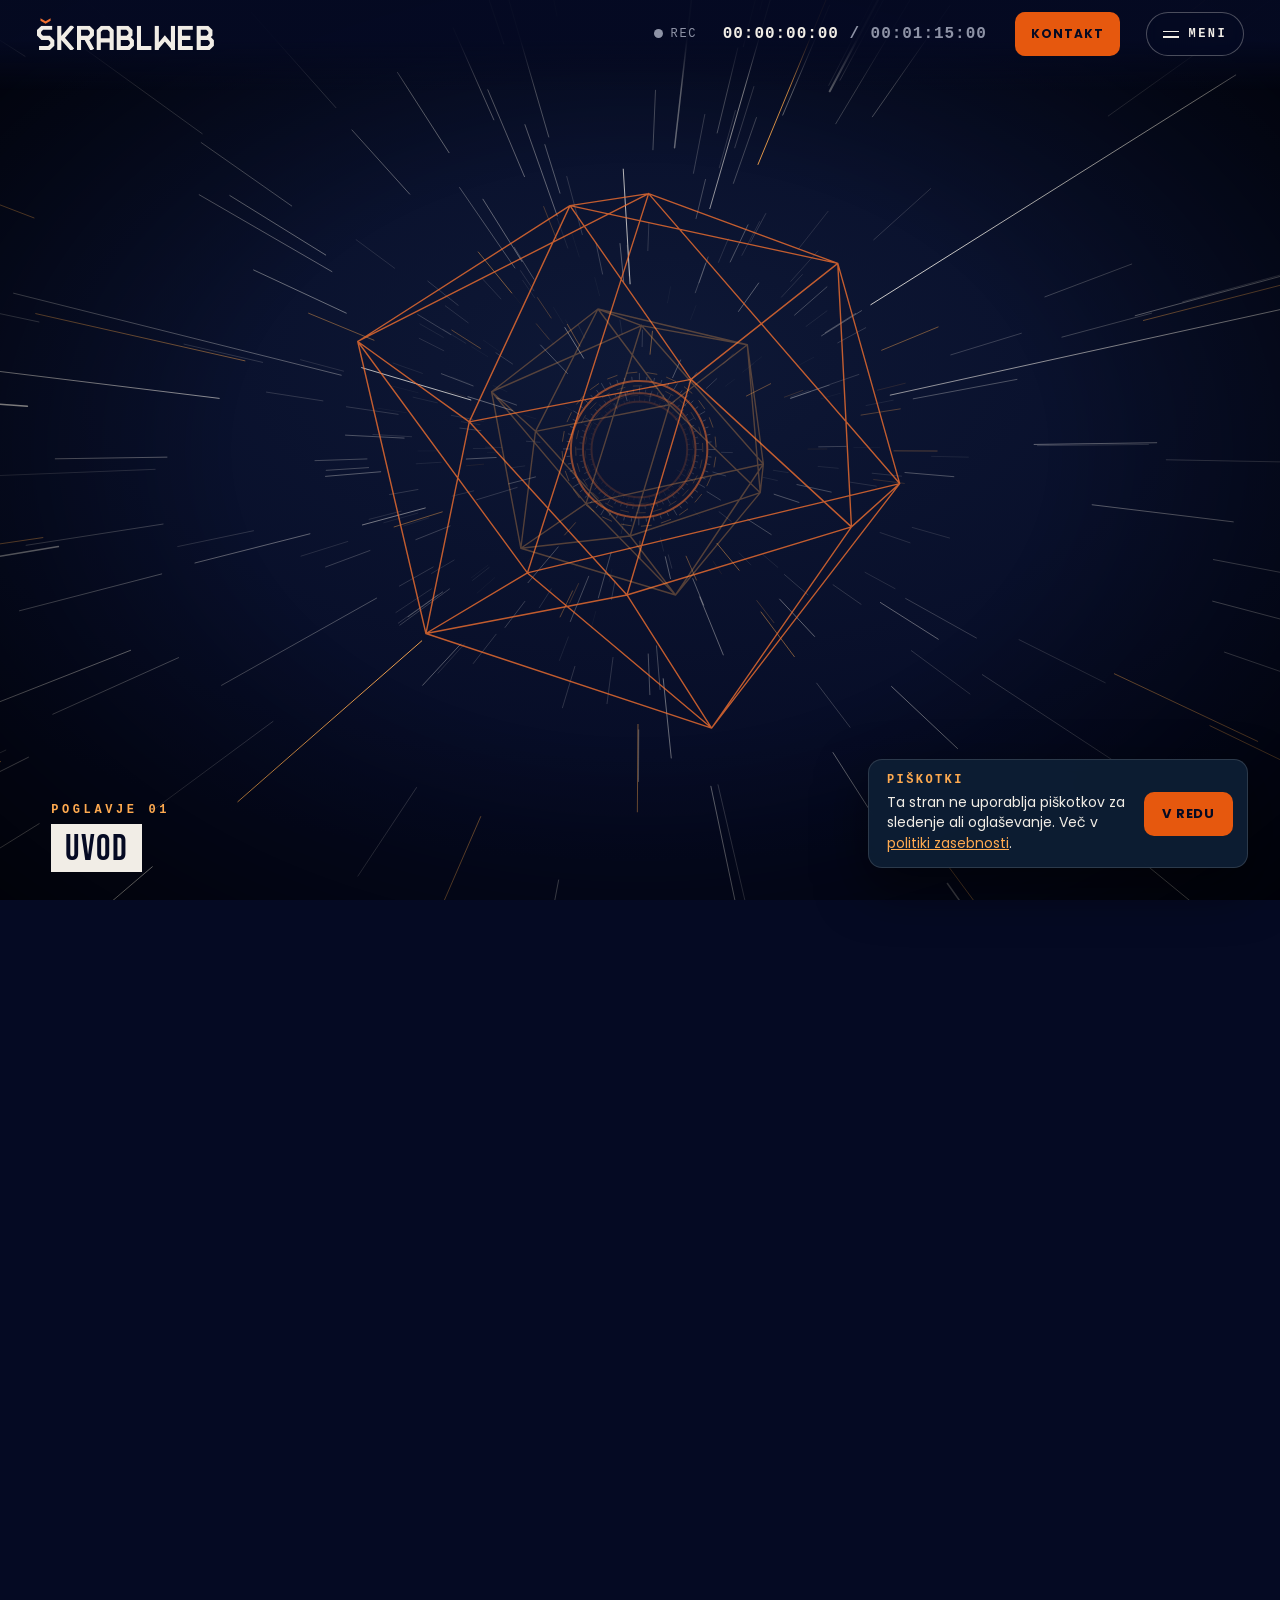
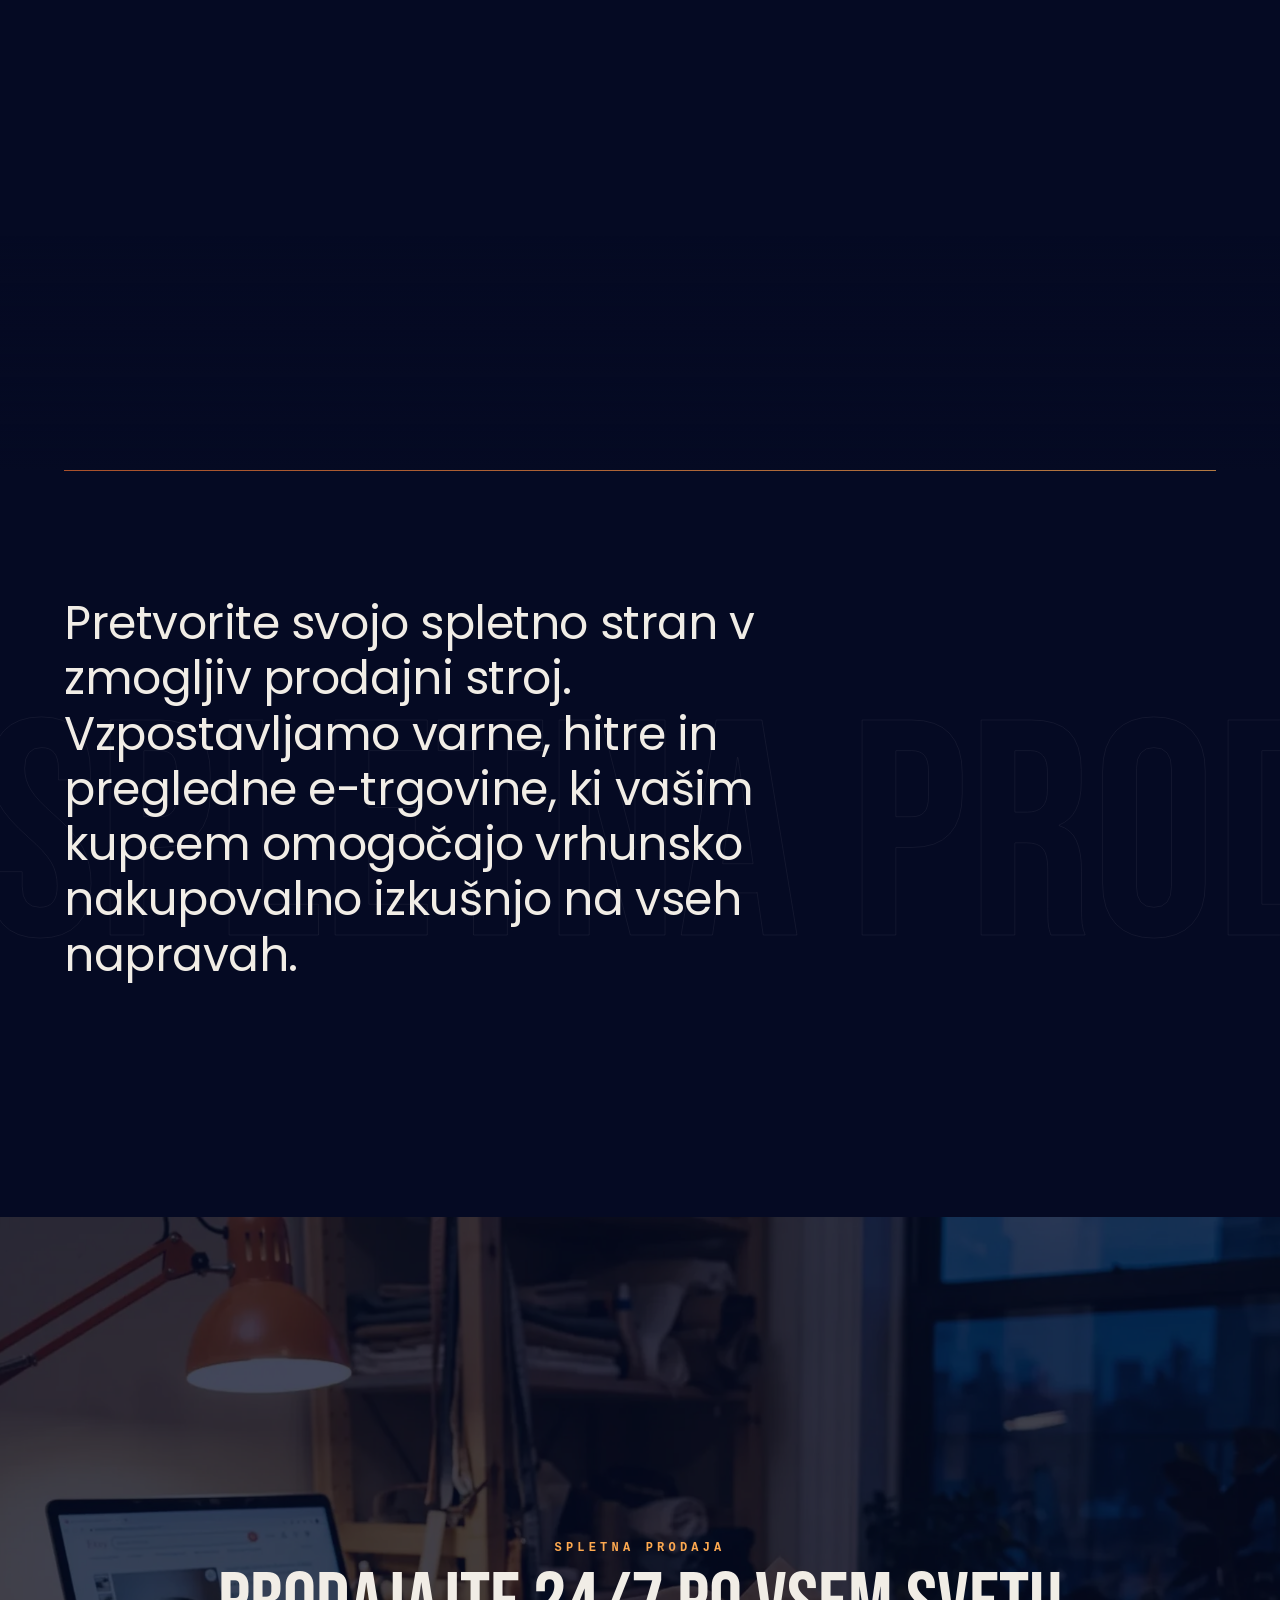
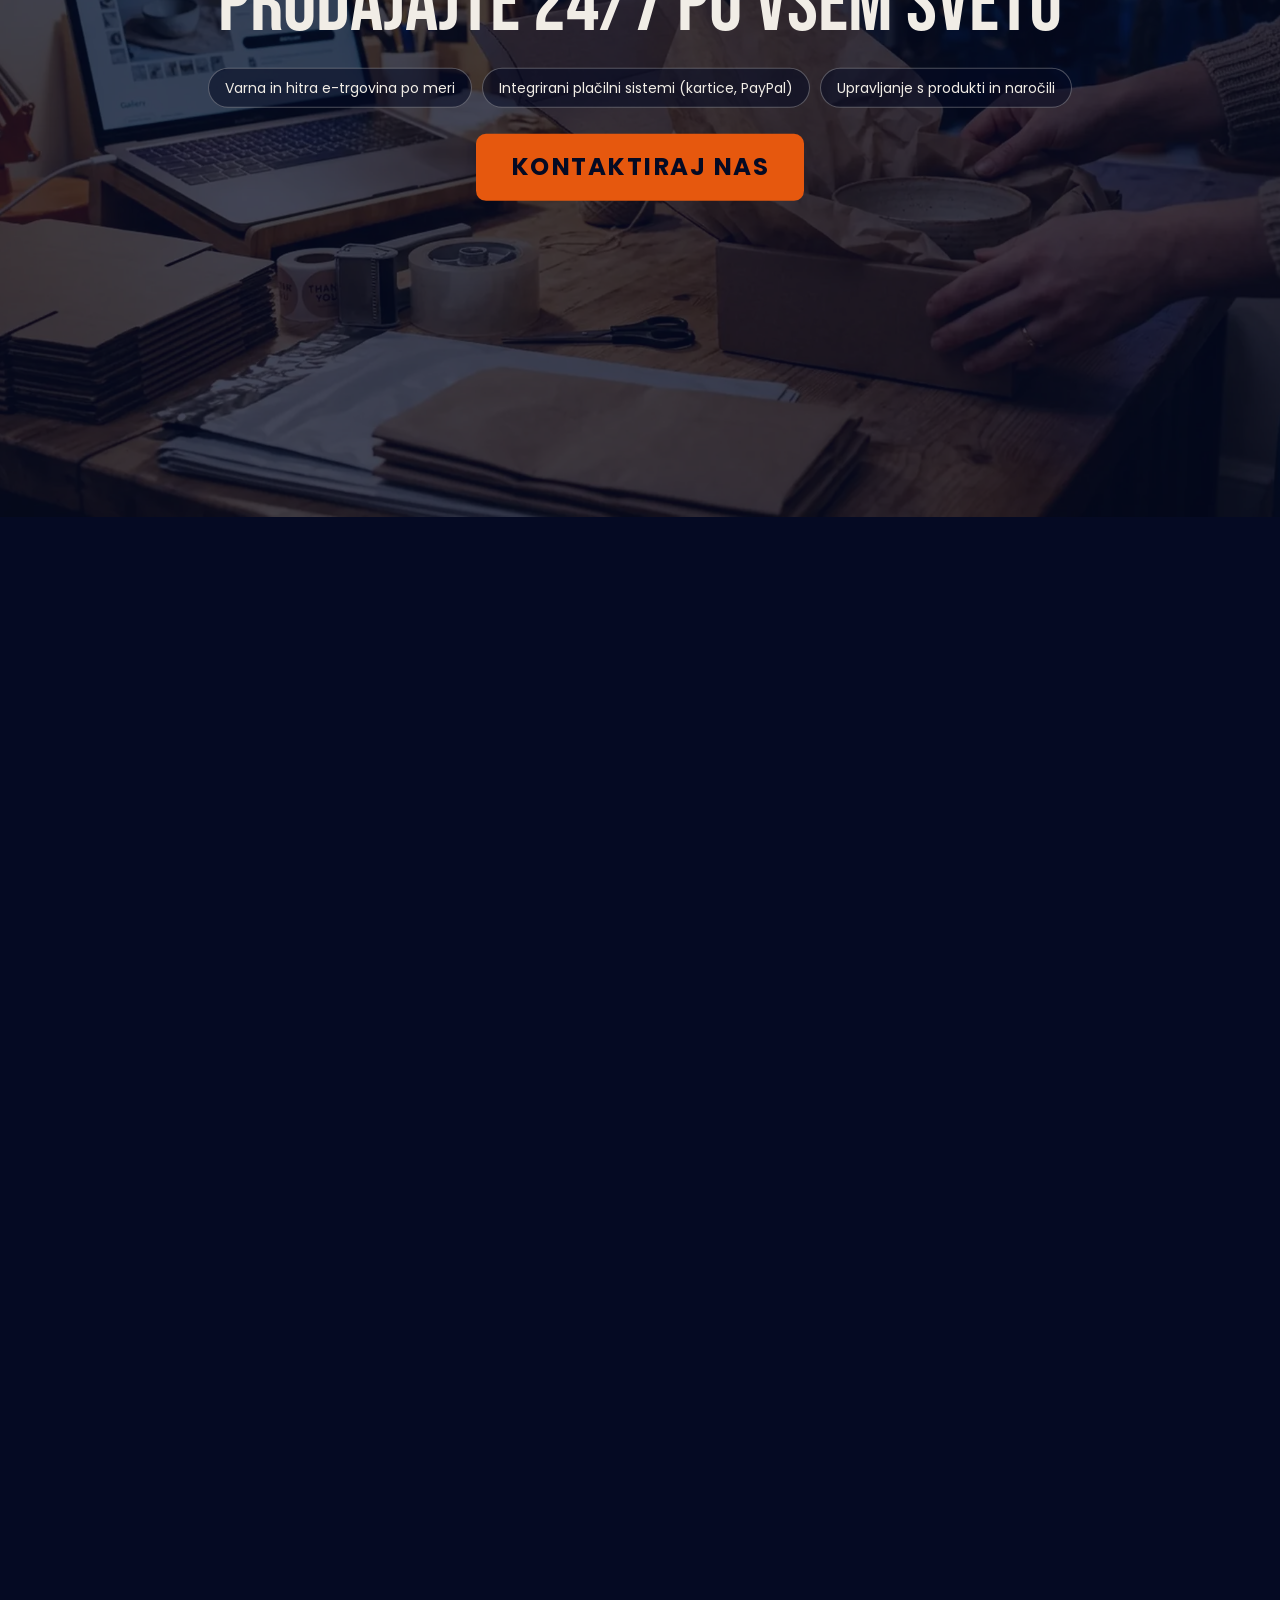
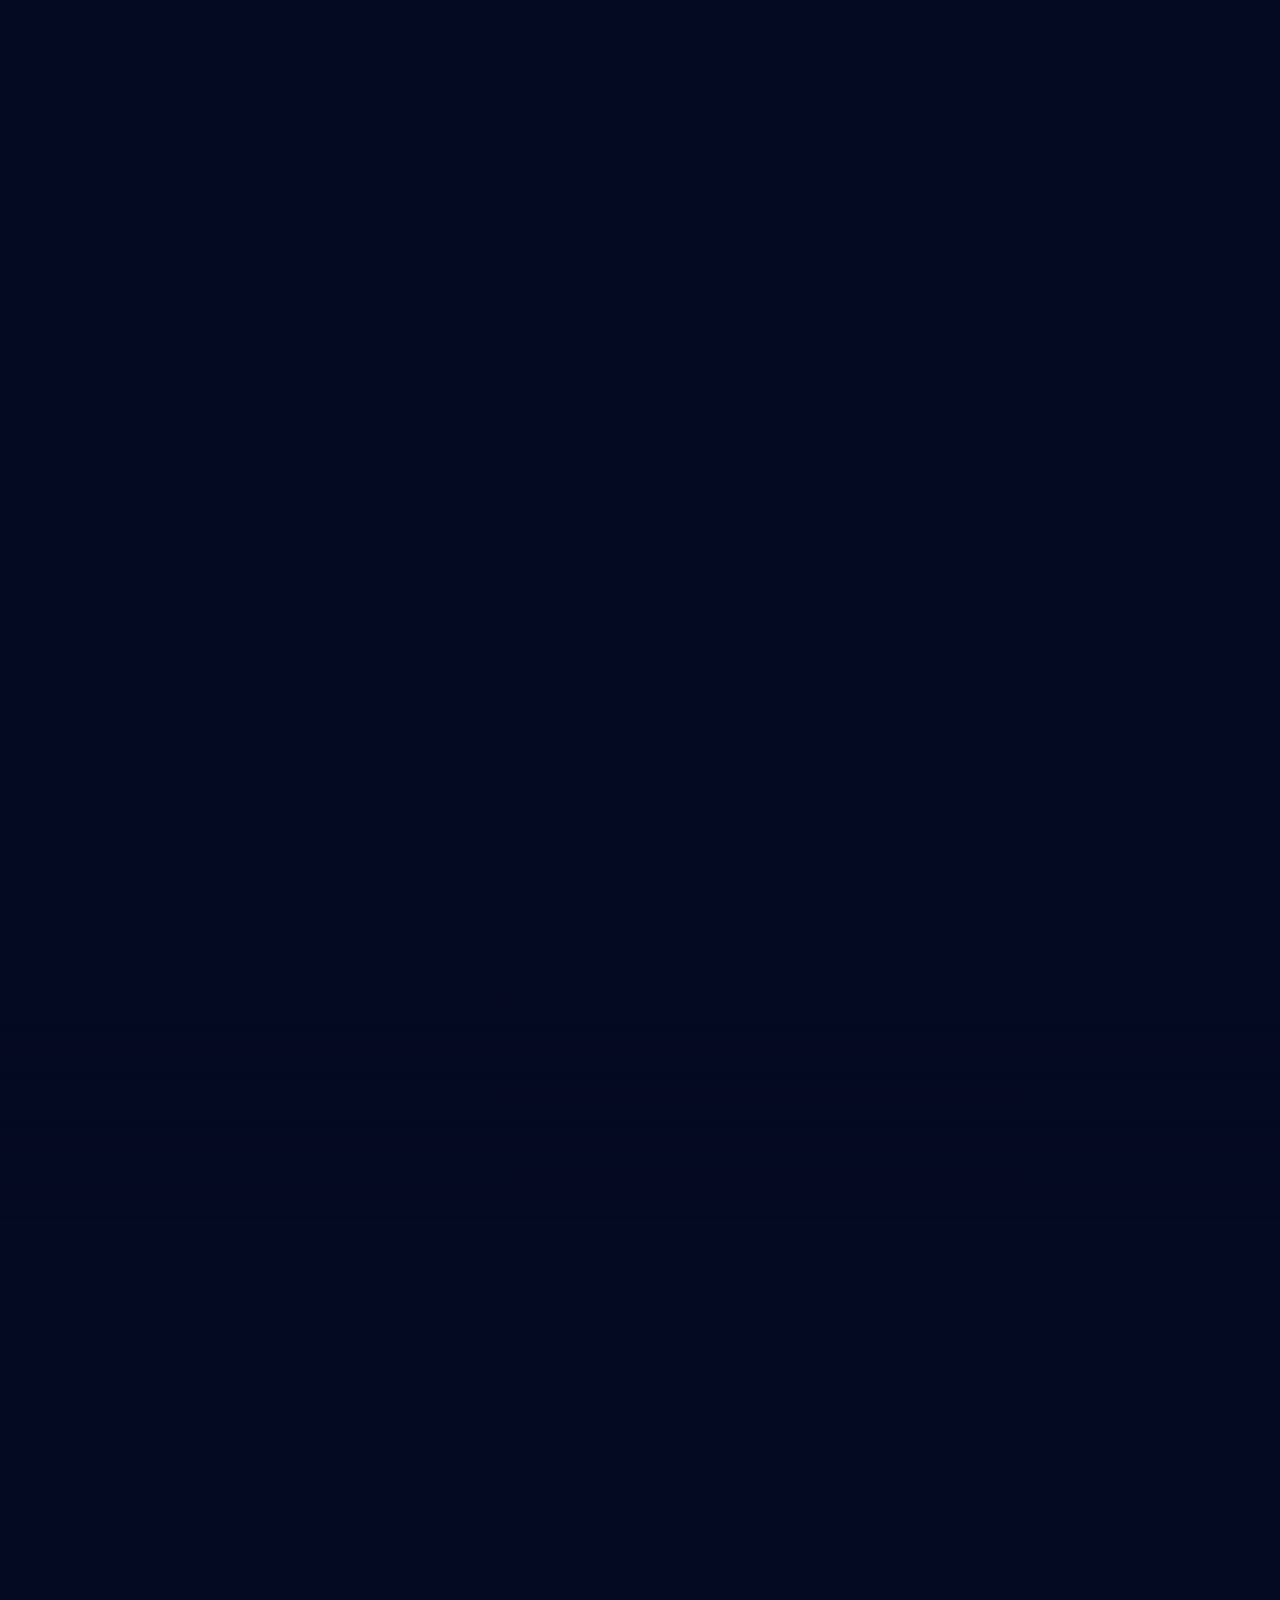
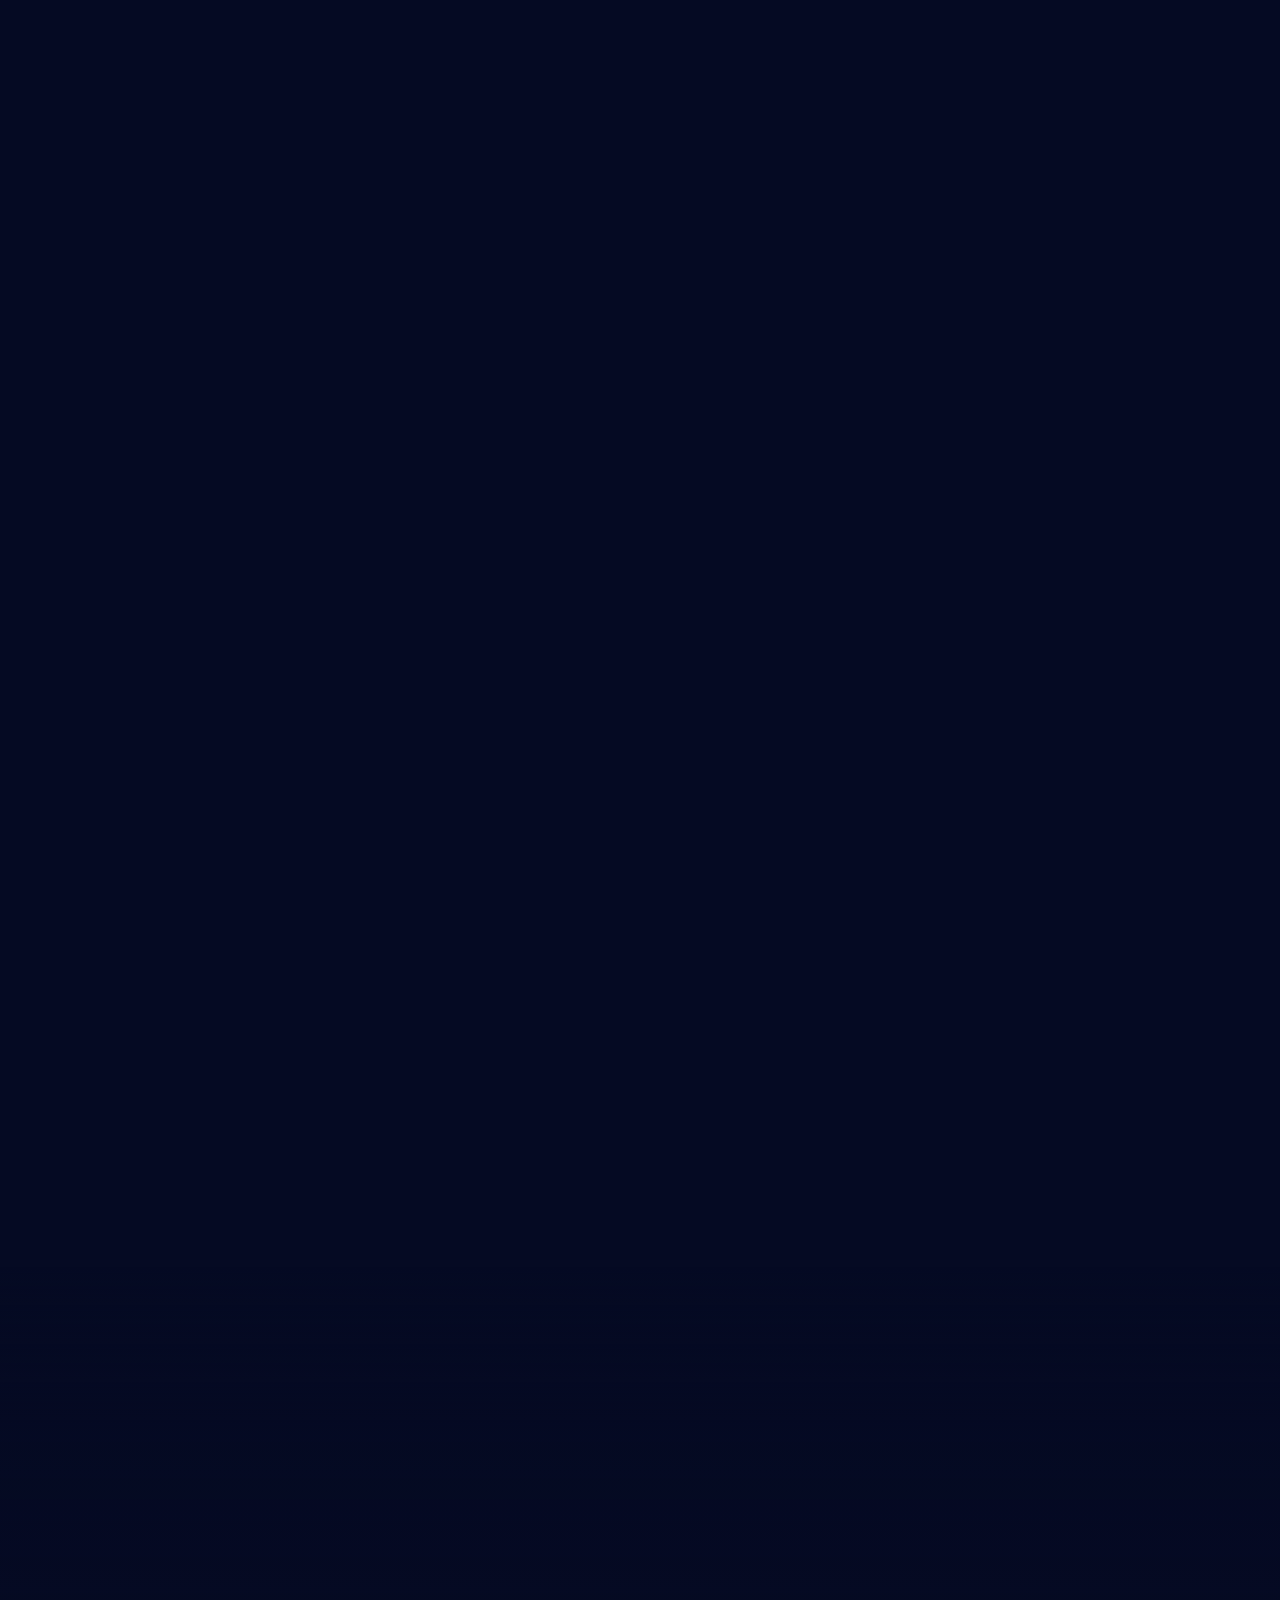
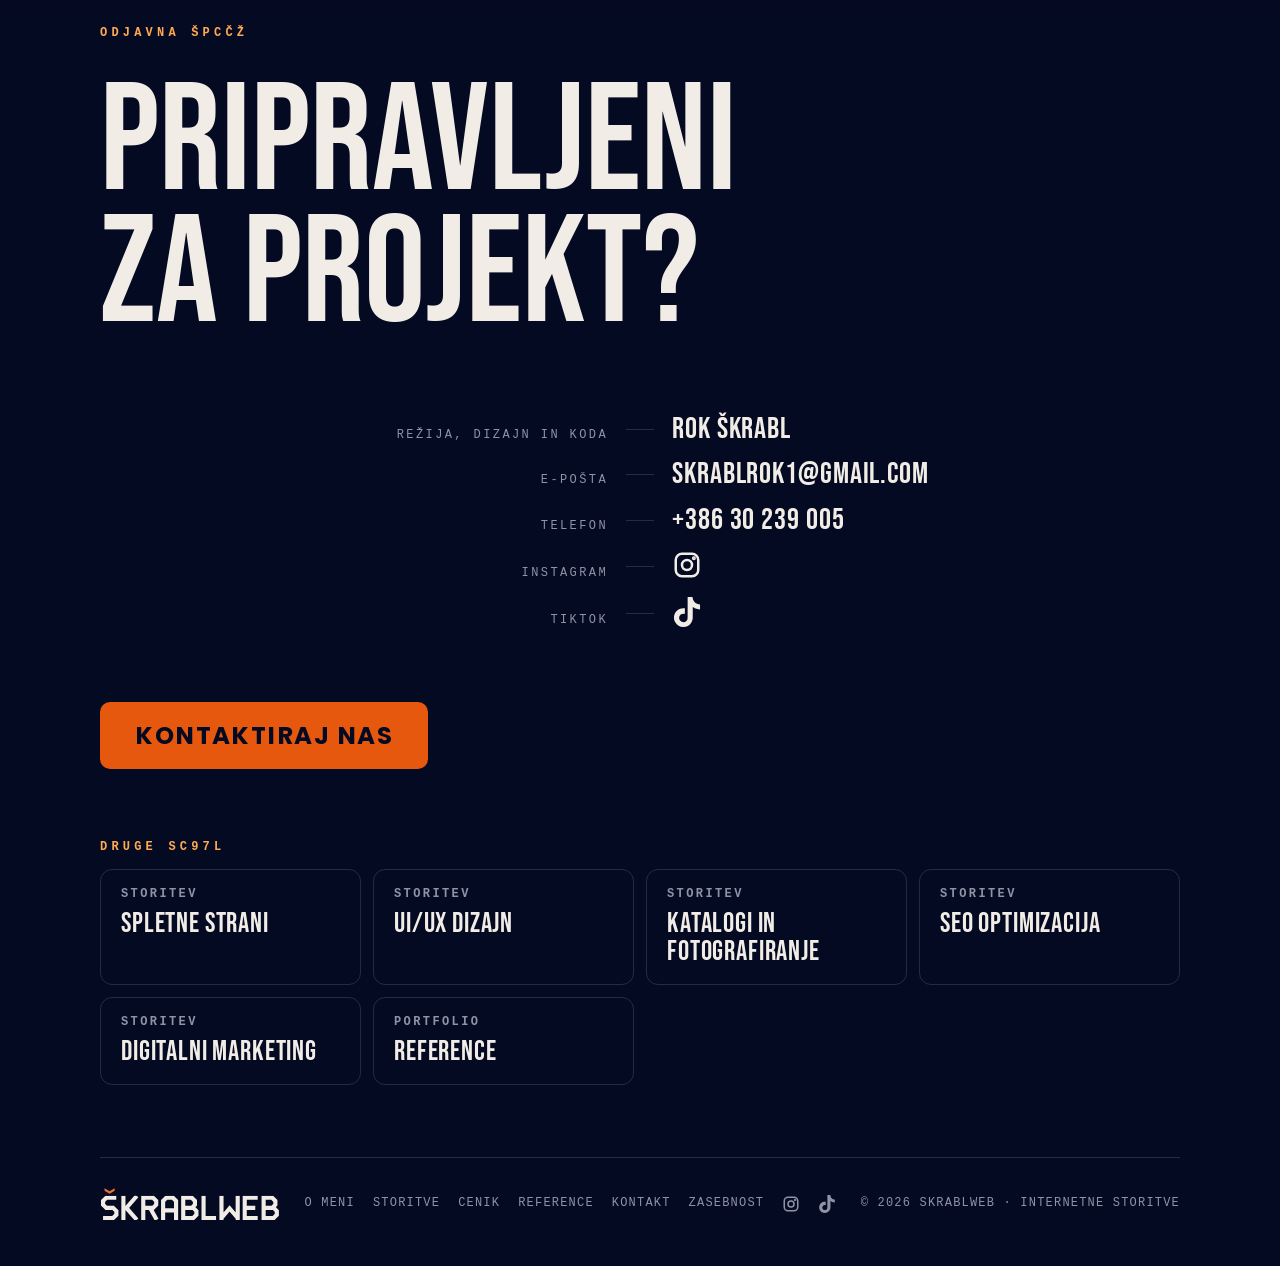
<file: trgovina.html>
<!DOCTYPE html>
<html lang="sl">
<head>
<meta charset="UTF-8">
<meta name="viewport" content="width=device-width, initial-scale=1, viewport-fit=cover">
<title>Izdelava spletne trgovine po meri | SKRABLWEB</title>
<meta name="description" content="Izdelava spletne trgovine po meri: varna plačila, pregledni izdelki in hitro nalaganje na vseh napravah. Za podjetja po vsej Sloveniji.">
<link rel="canonical" href="https://skrablweb.si/trgovina.html">
<meta property="og:type" content="website">
<meta property="og:locale" content="sl_SI">
<meta property="og:site_name" content="SKRABLWEB">
<meta property="og:title" content="Izdelava spletne trgovine po meri | SKRABLWEB">
<meta property="og:description" content="Izdelava spletne trgovine po meri: varna plačila, pregledni izdelki in hitro nalaganje na vseh napravah. Za podjetja po vsej Sloveniji.">
<meta property="og:url" content="https://skrablweb.si/trgovina.html">
<meta property="og:image" content="https://skrablweb.si/img/og.jpg">
<meta property="og:image:width" content="1200">
<meta property="og:image:height" content="630">
<meta name="twitter:card" content="summary_large_image">
<script type="application/ld+json">{"@context":"https://schema.org","@type":"Service","name":"Izdelava spletnih trgovin","serviceType":"Izdelava spletnih trgovin","description":"Izdelava spletne trgovine po meri: varna plačila, pregledni izdelki in hitro nalaganje na vseh napravah. Za podjetja po vsej Sloveniji.","url":"https://skrablweb.si/trgovina.html","provider":{"@type":"ProfessionalService","@id":"https://skrablweb.si/#business","name":"SKRABLWEB","url":"https://skrablweb.si/"},"areaServed":[{"@type":"City","name":"Ljubljana"},{"@type":"Country","name":"Slovenija"}]}</script>
<link rel="icon" href="/favicon.ico?v=2" sizes="48x48">
<link rel="icon" type="image/svg+xml" href="/img/skrablweb-ikona.svg?v=2">
<link rel="icon" type="image/png" sizes="192x192" href="/img/favicon-192.png?v=2">
<link rel="apple-touch-icon" href="/img/apple-touch-icon.png?v=2">
<link rel="manifest" href="/site.webmanifest?v=2">
<meta name="theme-color" content="#050a23">
<link rel="stylesheet" href="reel.css?v=202610091200">
</head>
<body data-dur="75">
<div id="stage">
  <canvas id="bg" aria-hidden="true"></canvas>
  <div id="world">
<div class="obj hero" data-shot data-x="0" data-y="0" data-z="-500" data-d="500" data-md="420" data-chapter="Uvod"><div class="eyebrow">Storitev 02 / 06</div><h1 class="ab">Izdelava<span class="gt">spletnih trgovin</span></h1><div class="hint">Scrollaj za predvajanje ↓</div></div>
<i class="fx" data-type="ico" data-z="-2000" data-r="380" data-mr="300"></i>
<div class="obj " data-shot data-x="0" data-y="0" data-z="-2000" data-d="260" data-md="220" data-f="0"></div>
<div class="obj " data-shot data-x="0" data-y="0" data-z="-5400" data-d="2400" data-md="2000" data-f="0"></div>
<div class="obj sect" data-shot data-x="0" data-y="0" data-z="-5400" data-d="700" data-md="560" data-chapter="Potek dela"><h2 class="ab">Potek dela</h2><p>Od arhitekture do lansiranja v petih korakih</p></div>
<i class="fx" data-type="ring" data-z="-7000" data-r="520" data-mr="330" data-i="0"></i>
<div class="obj step" data-shot data-x="0" data-y="0" data-z="-7000" data-d="700" data-md="380"><div class="n" data-n="01" aria-hidden="true"></div><h3 class="ab">Orodja in arhitektura</h3><p>Izbira ogrodja in postavitev logike kategorij, filtrov ter strukture trgovine.</p></div>
<i class="fx" data-type="ring" data-z="-8300" data-r="520" data-mr="330" data-i="1"></i>
<div class="obj step" data-shot data-x="0" data-y="0" data-z="-8300" data-d="700" data-md="380"><div class="n" data-n="02" aria-hidden="true"></div><h3 class="ab">Plačilni in dostavni moduli</h3><p>Integracija varnih plačilnih poti (kartice, PayPal) in dostavnih služb.</p></div>
<i class="fx" data-type="ring" data-z="-9600" data-r="520" data-mr="330" data-i="2"></i>
<div class="obj step" data-shot data-x="0" data-y="0" data-z="-9600" data-d="700" data-md="380"><div class="n" data-n="03" aria-hidden="true"></div><h3 class="ab">Varnost in zakonodaja</h3><p>SSL certifikati, splošni pogoji in polna skladnost z GDPR zakonodajo.</p></div>
<i class="fx" data-type="ring" data-z="-10900" data-r="520" data-mr="330" data-i="3"></i>
<div class="obj step" data-shot data-x="0" data-y="0" data-z="-10900" data-d="700" data-md="380"><div class="n" data-n="04" aria-hidden="true"></div><h3 class="ab">Računi in košarica</h3><p>Sistem za prijavo, shranjevanje želja in optimiziran zaključek nakupa.</p></div>
<i class="fx" data-type="ring" data-z="-12200" data-r="520" data-mr="330" data-i="4"></i>
<div class="obj step" data-shot data-x="0" data-y="0" data-z="-12200" data-d="700" data-md="380"><div class="n" data-n="05" aria-hidden="true"></div><h3 class="ab">Lansiranje in analitika</h3><p>Testiranje nakupnega procesa v živo in nastavitev sledenja prodaji.</p></div>
<div class="obj endcard" data-shot data-x="0" data-y="-40" data-z="-14400" data-d="950" data-md="560" data-chapter="Kontakt"><h2 class="ab">Pripravljeni za <span class="gt">projekt?</span></h2><p>Kontaktirajte nas in skupaj ustvarimo spletno stran, ki bo delovala za vaše podjetje.</p><a class="btn" href="index.html#kontakt-obr-vse">Kontaktiraj nas</a><div class="hint">↓ Odjavna špica</div></div>
<i class="fx" data-type="floor" data-z="-14400" data-y="480"></i>
  </div>
</div>
<div class="vignette" aria-hidden="true"></div>

<header class="hud">
  <a class="logo" href="index.html" aria-label="SKRABLWEB domov"><img src="img/skrablweb-logo-temno-ozadje.svg" alt="SKRABLWEB" width="1486" height="280"></a>
  <div class="r">
    <span class="rec" aria-hidden="true">Rec</span>
    <span id="tc" aria-hidden="true">00:00:00:00 <span></span></span>
    <a class="kbtn" href="index.html#kontakt-obr-vse">Kontakt</a>
    <button class="mbtn" id="menuOpen" type="button" aria-expanded="false" aria-controls="menu"><i></i>Meni</button>
  </div>
</header>
<div class="lower" id="lower" aria-live="polite"><small id="lowerN">Poglavje 01</small><b id="lowerT">Uvod</b></div>
<div class="menu" id="menu" role="dialog" aria-modal="true" aria-label="Izbira scene" aria-hidden="true">
  <button class="mbtn close" id="menuClose" type="button">Zapri ✕</button>
  <div class="kicker">Izbira scene</div>
  <nav><a href="index.html"><span>00</span><b>Domov</b></a><a href="index.html#o_nas"><span>01</span><b>O meni</b></a><a href="stran.html"><span>02</span><b>Izdelava spletnih strani</b></a><a href="trgovina.html" aria-current=page><span>03</span><b>Izdelava spletne trgovine</b></a><a href="dizajn.html"><span>04</span><b>UI/UX dizajn</b></a><a href="katalogi.html"><span>05</span><b>Katalogi in fotografiranje</b></a><a href="seo.html"><span>06</span><b>SEO optimizacija</b></a><a href="marketing.html"><span>07</span><b>Digitalni marketing</b></a><a href="reference.html"><span>08</span><b>Reference</b></a><a href="index.html#cenik"><span>09</span><b>Cenik</b></a><a href="index.html#kontakt-obr-vse"><span>10</span><b>Kontakt</b></a></nav>
  <div class="contact"><a href="mailto:skrablrok1@gmail.com">skrablrok1@gmail.com</a> · <a href="tel:+38630239005">+386 30 239 005</a> · <a class="ig" href="https://www.instagram.com/skrablweb/" target="_blank" rel="noopener" aria-label="Instagram @skrablweb"><svg viewBox="0 0 24 24" fill="none" stroke="currentColor" stroke-width="2" stroke-linecap="round" aria-hidden="true"><rect x="3" y="3" width="18" height="18" rx="5"/><circle cx="12" cy="12" r="4"/><circle cx="17.5" cy="6.5" r=".6" fill="currentColor"/></svg></a> <a class="ig" href="https://www.tiktok.com/@skrablweb" target="_blank" rel="noopener" aria-label="TikTok @skrablweb"><svg viewBox="0 0 24 24" fill="currentColor" aria-hidden="true"><path d="M12.525.02c1.31-.02 2.61-.01 3.91-.02.08 1.53.63 3.09 1.75 4.17 1.12 1.11 2.7 1.62 4.24 1.79v4.03c-1.44-.05-2.89-.35-4.2-.97-.57-.26-1.1-.59-1.62-.93-.01 2.92.01 5.84-.02 8.75-.08 1.4-.54 2.79-1.35 3.94-1.31 1.92-3.58 3.17-5.91 3.21-1.43.08-2.86-.31-4.08-1.03-2.02-1.19-3.44-3.37-3.65-5.71-.02-.5-.03-1-.01-1.49.18-1.9 1.12-3.72 2.58-4.96 1.66-1.44 3.98-2.13 6.15-1.72.02 1.48-.04 2.96-.04 4.44-.99-.32-2.15-.23-3.02.37-.63.41-1.11 1.04-1.36 1.75-.21.51-.15 1.07-.14 1.61.24 1.64 1.82 3.02 3.5 2.87 1.12-.01 2.19-.66 2.77-1.61.19-.33.4-.67.41-1.06.1-1.79.06-3.57.07-5.36.01-4.03-.01-8.05.02-12.07z"/></svg></a></div>
</div>

<main id="main" aria-label="Izdelava spletnih trgovin | SKRABLWEB">
<div class="reel" data-a="0" data-b="1" aria-hidden="true"></div>
<section class="flow feat" id="prednosti" data-chapter="Spletna prodaja">
  <div class="fwrap">
    <p class="fillwords">Pretvorite svojo spletno stran v zmogljiv prodajni stroj. Vzpostavljamo varne, hitre in pregledne e-trgovine, ki vašim kupcem omogočajo vrhunsko nakupovalno izkušnjo na vseh napravah.</p>
  </div>
</section>
<section class="flow zoom">
  <div class="zpin">
    <div class="zframe"><img src="img/foto-trgovina.webp" alt="Pakiranje naročil iz spletne trgovine" width="1536" height="1024" loading="lazy" decoding="async"></div>
    <div class="ztext" aria-hidden="true"><span class="zl">Izdelava</span><span class="zr">spletnih trgovin</span></div>
    <div class="zreveal"><span class="kick">Spletna prodaja</span><h2>Prodajajte 24/7 po vsem svetu</h2><ul class="zl2"><li>Varna in hitra e-trgovina po meri</li><li>Integrirani plačilni sistemi (kartice, PayPal)</li><li>Upravljanje s produkti in naročili</li></ul><a class="btn" href="index.html#kontakt-obr-vse">Kontaktiraj nas</a></div>
  </div>
</section>
<div class="reel" data-a="2" data-b="9" aria-hidden="true"></div>
</main>

<section id="credits">
  <div class="cwrap">
    <div>
      <div class="kicker">Odjavna špica</div>
      <h2>Pripravljeni za projekt?</h2>
    </div>
    <dl class="roll">
      <div><dt>Režija, dizajn in koda</dt><i></i><dd>Rok Škrabl</dd></div>
      <div><dt>E-pošta</dt><i></i><dd><a href="mailto:skrablrok1@gmail.com">skrablrok1@gmail.com</a></dd></div><div><dt>Telefon</dt><i></i><dd><a href="tel:+38630239005">+386 30 239 005</a></dd></div><div><dt>Instagram</dt><i></i><dd><a class="ig" href="https://www.instagram.com/skrablweb/" target="_blank" rel="noopener" aria-label="Instagram @skrablweb"><svg viewBox="0 0 24 24" fill="none" stroke="currentColor" stroke-width="2" stroke-linecap="round" aria-hidden="true"><rect x="3" y="3" width="18" height="18" rx="5"/><circle cx="12" cy="12" r="4"/><circle cx="17.5" cy="6.5" r=".6" fill="currentColor"/></svg></a></dd></div><div><dt>TikTok</dt><i></i><dd><a class="ig" href="https://www.tiktok.com/@skrablweb" target="_blank" rel="noopener" aria-label="TikTok @skrablweb"><svg viewBox="0 0 24 24" fill="currentColor" aria-hidden="true"><path d="M12.525.02c1.31-.02 2.61-.01 3.91-.02.08 1.53.63 3.09 1.75 4.17 1.12 1.11 2.7 1.62 4.24 1.79v4.03c-1.44-.05-2.89-.35-4.2-.97-.57-.26-1.1-.59-1.62-.93-.01 2.92.01 5.84-.02 8.75-.08 1.4-.54 2.79-1.35 3.94-1.31 1.92-3.58 3.17-5.91 3.21-1.43.08-2.86-.31-4.08-1.03-2.02-1.19-3.44-3.37-3.65-5.71-.02-.5-.03-1-.01-1.49.18-1.9 1.12-3.72 2.58-4.96 1.66-1.44 3.98-2.13 6.15-1.72.02 1.48-.04 2.96-.04 4.44-.99-.32-2.15-.23-3.02.37-.63.41-1.11 1.04-1.36 1.75-.21.51-.15 1.07-.14 1.61.24 1.64 1.82 3.02 3.5 2.87 1.12-.01 2.19-.66 2.77-1.61.19-.33.4-.67.41-1.06.1-1.79.06-3.57.07-5.36.01-4.03-.01-8.05.02-12.07z"/></svg></a></dd></div>
    </dl>
    <div><a class="btn" href="index.html#kontakt-obr-vse">Kontaktiraj nas</a></div>
    <div>
      <div class="kicker" style="margin-bottom:16px">Druge scene</div>
      <div class="links"><a href="stran.html"><small>Storitev</small>Spletne strani</a><a href="dizajn.html"><small>Storitev</small>UI/UX dizajn</a><a href="katalogi.html"><small>Storitev</small>Katalogi in fotografiranje</a><a href="seo.html"><small>Storitev</small>SEO optimizacija</a><a href="marketing.html"><small>Storitev</small>Digitalni marketing</a><a href="reference.html"><small>Portfolio</small>Reference</a></div>
    </div>
    <footer><img src="img/skrablweb-logo-temno-ozadje.svg" alt="SKRABLWEB" width="1486" height="280" loading="lazy"><nav><a href="index.html#o_nas">O meni</a> <a href="index.html#storitve">Storitve</a> <a href="index.html#cenik">Cenik</a> <a href="reference.html">Reference</a> <a href="index.html#kontakt-obr-vse">Kontakt</a> <a href="zasebnost.html">Zasebnost</a> <a class="ig" href="https://www.instagram.com/skrablweb/" target="_blank" rel="noopener" aria-label="Instagram @skrablweb"><svg viewBox="0 0 24 24" fill="none" stroke="currentColor" stroke-width="2" stroke-linecap="round" aria-hidden="true"><rect x="3" y="3" width="18" height="18" rx="5"/><circle cx="12" cy="12" r="4"/><circle cx="17.5" cy="6.5" r=".6" fill="currentColor"/></svg></a> <a class="ig" href="https://www.tiktok.com/@skrablweb" target="_blank" rel="noopener" aria-label="TikTok @skrablweb"><svg viewBox="0 0 24 24" fill="currentColor" aria-hidden="true"><path d="M12.525.02c1.31-.02 2.61-.01 3.91-.02.08 1.53.63 3.09 1.75 4.17 1.12 1.11 2.7 1.62 4.24 1.79v4.03c-1.44-.05-2.89-.35-4.2-.97-.57-.26-1.1-.59-1.62-.93-.01 2.92.01 5.84-.02 8.75-.08 1.4-.54 2.79-1.35 3.94-1.31 1.92-3.58 3.17-5.91 3.21-1.43.08-2.86-.31-4.08-1.03-2.02-1.19-3.44-3.37-3.65-5.71-.02-.5-.03-1-.01-1.49.18-1.9 1.12-3.72 2.58-4.96 1.66-1.44 3.98-2.13 6.15-1.72.02 1.48-.04 2.96-.04 4.44-.99-.32-2.15-.23-3.02.37-.63.41-1.11 1.04-1.36 1.75-.21.51-.15 1.07-.14 1.61.24 1.64 1.82 3.02 3.5 2.87 1.12-.01 2.19-.66 2.77-1.61.19-.33.4-.67.41-1.06.1-1.79.06-3.57.07-5.36.01-4.03-.01-8.05.02-12.07z"/></svg></a></nav><span>© 2026 SKRABLWEB · Internetne storitve</span></footer>
  </div>
</section>
<script src="reel.js?v=202610070300"></script>
</body>
</html>
</file>
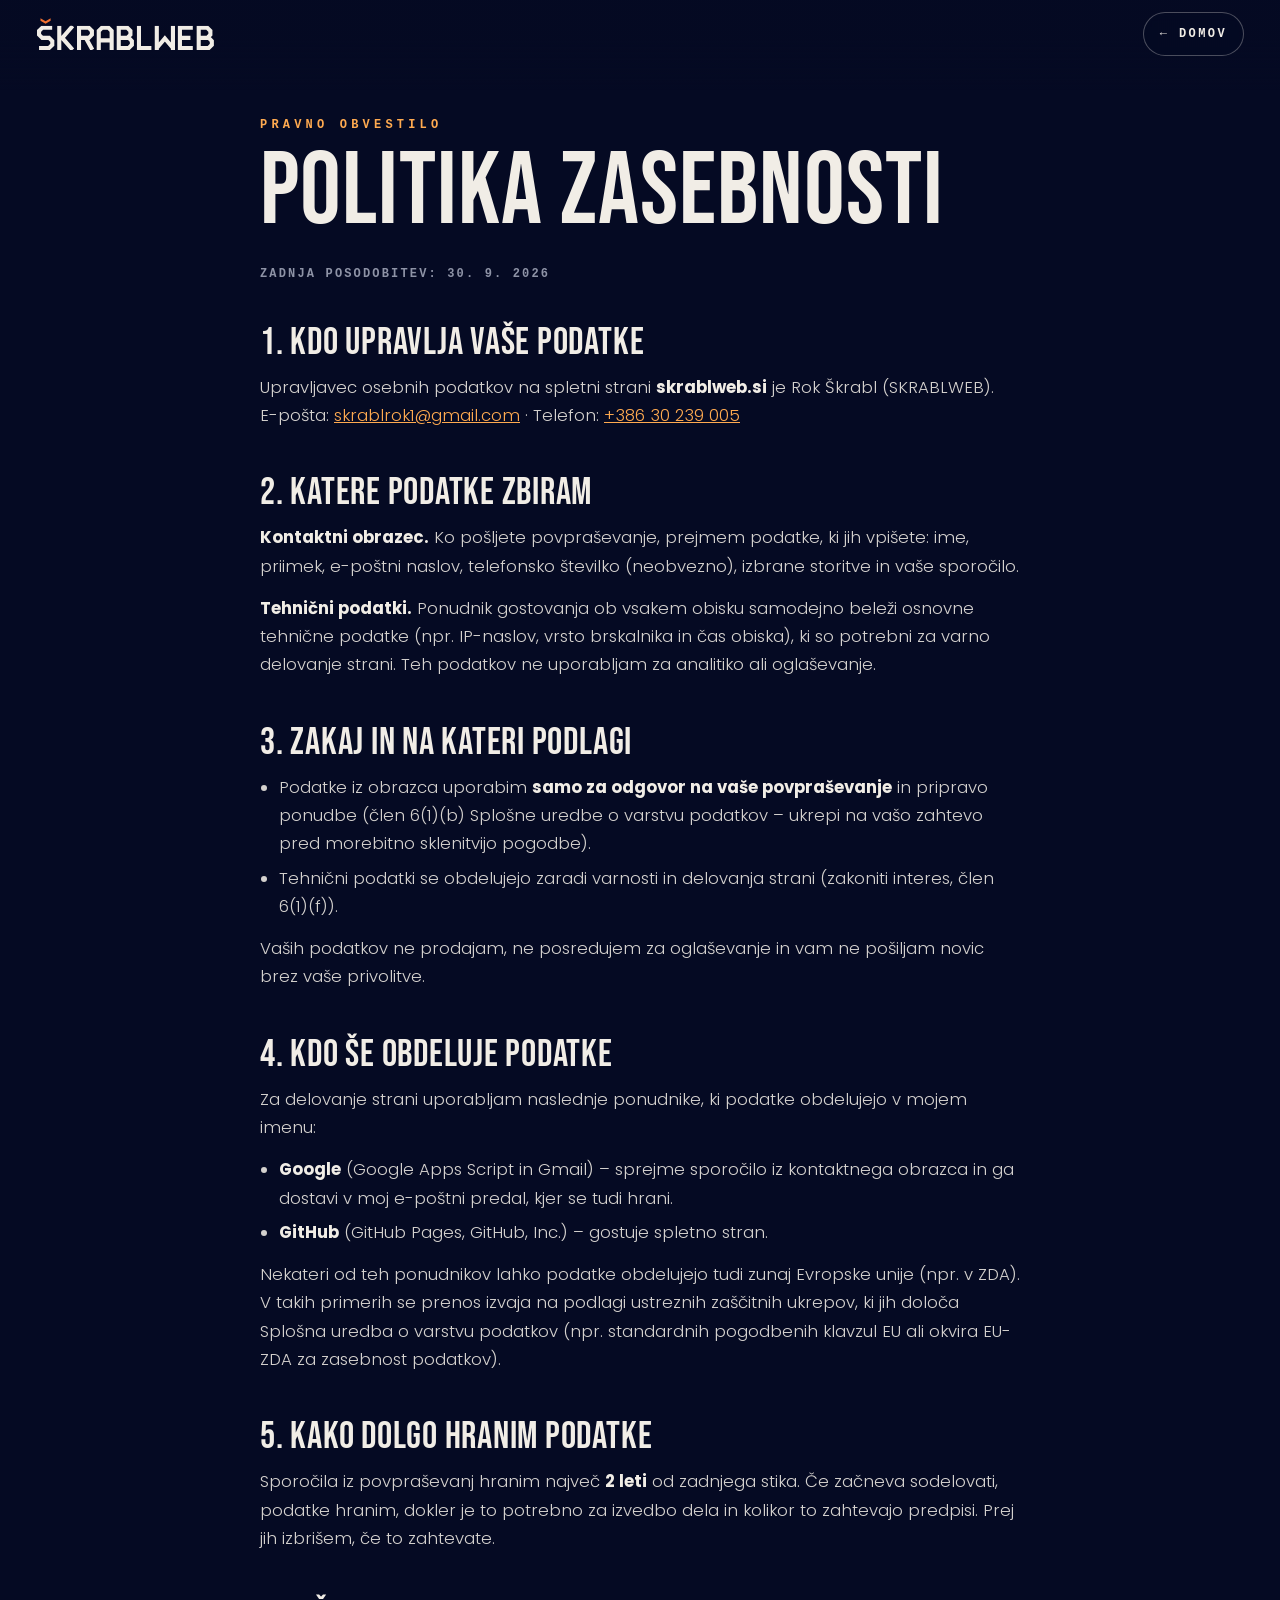
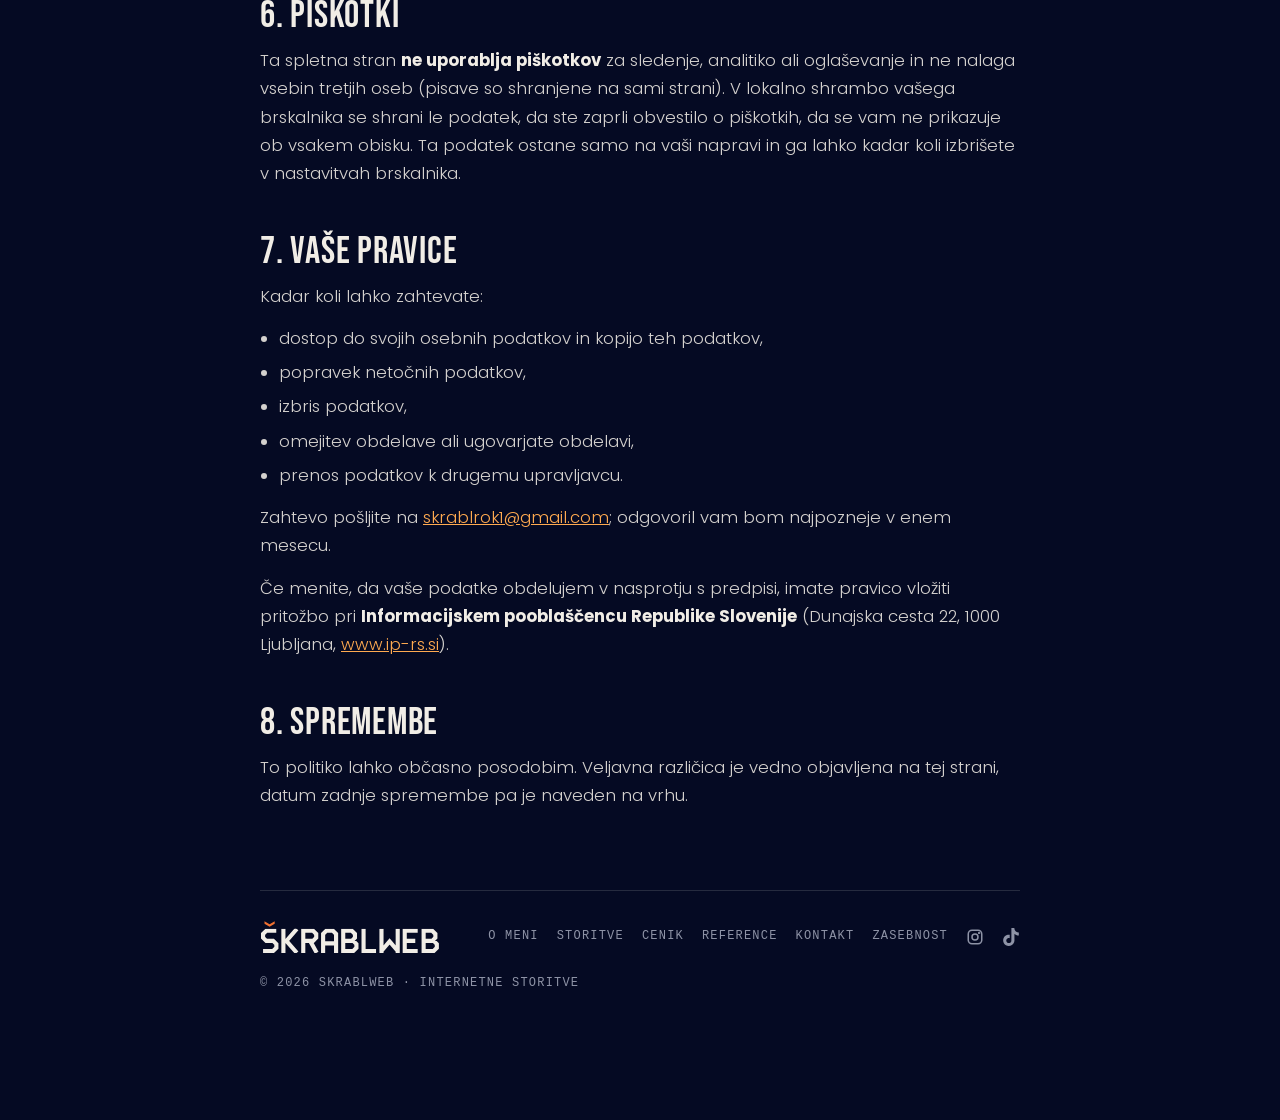
<file: zasebnost.html>
<!DOCTYPE html>
<html lang="sl">
<head>
<meta charset="UTF-8">
<meta name="viewport" content="width=device-width, initial-scale=1, viewport-fit=cover">
<title>Politika zasebnosti | SKRABLWEB</title>
<meta name="description" content="Politika zasebnosti skrablweb.si: kateri podatki se zbirajo prek kontaktnega obrazca, zakaj, kako dolgo se hranijo in kakšne so vaše pravice.">
<link rel="canonical" href="https://skrablweb.si/zasebnost.html">
<meta property="og:type" content="website">
<meta property="og:locale" content="sl_SI">
<meta property="og:site_name" content="SKRABLWEB">
<meta property="og:title" content="Politika zasebnosti | SKRABLWEB">
<meta property="og:description" content="Politika zasebnosti skrablweb.si: kateri podatki se zbirajo prek kontaktnega obrazca, zakaj, kako dolgo se hranijo in kakšne so vaše pravice.">
<meta property="og:url" content="https://skrablweb.si/zasebnost.html">
<meta property="og:image" content="https://skrablweb.si/img/og.jpg">
<meta property="og:image:width" content="1200">
<meta property="og:image:height" content="630">
<meta name="twitter:card" content="summary_large_image">
<link rel="icon" href="/favicon.ico?v=2" sizes="48x48">
<link rel="icon" type="image/svg+xml" href="/img/skrablweb-ikona.svg?v=2">
<link rel="icon" type="image/png" sizes="192x192" href="/img/favicon-192.png?v=2">
<link rel="apple-touch-icon" href="/img/apple-touch-icon.png?v=2">
<link rel="manifest" href="/site.webmanifest?v=2">
<meta name="theme-color" content="#050a23">
<link rel="stylesheet" href="reel.css?v=202610091200">
<script>(function(d){d.classList.add("fwait");var s=function(){requestAnimationFrame(function(){requestAnimationFrame(function(){d.classList.remove("fwait")})})};(d.fonts?Promise.all(["400 1em 'Bebas Neue'","300 1em Poppins","400 1em Poppins","700 1em Poppins"].map(function(f){return d.fonts.load(f,"AaŠš")})):Promise.resolve()).then(s,s);setTimeout(s,1500)})(document.documentElement)</script><style>.fwait body{visibility:hidden}</style>
</head>
<body class="legal-page">
<header class="hud">
  <a class="logo" href="index.html" aria-label="SKRABLWEB domov"><img src="img/skrablweb-logo-temno-ozadje.svg" alt="SKRABLWEB" width="1486" height="280"></a>
  <div class="r"><a class="mbtn" href="index.html">← Domov</a></div>
</header>

<main class="flow legal">
  <div class="fwrap">
    <span class="kick">Pravno obvestilo</span>
    <h1 class="fh">Politika zasebnosti</h1>
    <p class="updated">Zadnja posodobitev: 30. 9. 2026</p>

    <h2>1. Kdo upravlja vaše podatke</h2>
    <p>Upravljavec osebnih podatkov na spletni strani <b>skrablweb.si</b> je Rok Škrabl (SKRABLWEB).<br>
    E-pošta: <a href="mailto:skrablrok1@gmail.com">skrablrok1@gmail.com</a> · Telefon: <a href="tel:+38630239005">+386 30 239 005</a></p>

    <h2>2. Katere podatke zbiram</h2>
    <p><b>Kontaktni obrazec.</b> Ko pošljete povpraševanje, prejmem podatke, ki jih vpišete: ime, priimek, e-poštni naslov, telefonsko številko (neobvezno), izbrane storitve in vaše sporočilo.</p>
    <p><b>Tehnični podatki.</b> Ponudnik gostovanja ob vsakem obisku samodejno beleži osnovne tehnične podatke (npr. IP-naslov, vrsto brskalnika in čas obiska), ki so potrebni za varno delovanje strani. Teh podatkov ne uporabljam za analitiko ali oglaševanje.</p>

    <h2>3. Zakaj in na kateri podlagi</h2>
    <ul>
      <li>Podatke iz obrazca uporabim <b>samo za odgovor na vaše povpraševanje</b> in pripravo ponudbe (člen 6(1)(b) Splošne uredbe o varstvu podatkov – ukrepi na vašo zahtevo pred morebitno sklenitvijo pogodbe).</li>
      <li>Tehnični podatki se obdelujejo zaradi varnosti in delovanja strani (zakoniti interes, člen 6(1)(f)).</li>
    </ul>
    <p>Vaših podatkov ne prodajam, ne posredujem za oglaševanje in vam ne pošiljam novic brez vaše privolitve.</p>

    <h2>4. Kdo še obdeluje podatke</h2>
    <p>Za delovanje strani uporabljam naslednje ponudnike, ki podatke obdelujejo v mojem imenu:</p>
    <ul>
      <li><b>Google</b> (Google Apps Script in Gmail) – sprejme sporočilo iz kontaktnega obrazca in ga dostavi v moj e-poštni predal, kjer se tudi hrani.</li>
      <li><b>GitHub</b> (GitHub Pages, GitHub, Inc.) – gostuje spletno stran.</li>
    </ul>
    <p>Nekateri od teh ponudnikov lahko podatke obdelujejo tudi zunaj Evropske unije (npr. v ZDA). V takih primerih se prenos izvaja na podlagi ustreznih zaščitnih ukrepov, ki jih določa Splošna uredba o varstvu podatkov (npr. standardnih pogodbenih klavzul EU ali okvira EU-ZDA za zasebnost podatkov).</p>

    <h2>5. Kako dolgo hranim podatke</h2>
    <p>Sporočila iz povpraševanj hranim največ <b>2 leti</b> od zadnjega stika. Če začneva sodelovati, podatke hranim, dokler je to potrebno za izvedbo dela in kolikor to zahtevajo predpisi. Prej jih izbrišem, če to zahtevate.</p>

    <h2>6. Piškotki</h2>
    <p>Ta spletna stran <b>ne uporablja piškotkov</b> za sledenje, analitiko ali oglaševanje in ne nalaga vsebin tretjih oseb (pisave so shranjene na sami strani). V lokalno shrambo vašega brskalnika se shrani le podatek, da ste zaprli obvestilo o piškotkih, da se vam ne prikazuje ob vsakem obisku. Ta podatek ostane samo na vaši napravi in ga lahko kadar koli izbrišete v nastavitvah brskalnika.</p>

    <h2>7. Vaše pravice</h2>
    <p>Kadar koli lahko zahtevate:</p>
    <ul>
      <li>dostop do svojih osebnih podatkov in kopijo teh podatkov,</li>
      <li>popravek netočnih podatkov,</li>
      <li>izbris podatkov,</li>
      <li>omejitev obdelave ali ugovarjate obdelavi,</li>
      <li>prenos podatkov k drugemu upravljavcu.</li>
    </ul>
    <p>Zahtevo pošljite na <a href="mailto:skrablrok1@gmail.com">skrablrok1@gmail.com</a>; odgovoril vam bom najpozneje v enem mesecu.</p>
    <p>Če menite, da vaše podatke obdelujem v nasprotju s predpisi, imate pravico vložiti pritožbo pri <b>Informacijskem pooblaščencu Republike Slovenije</b> (Dunajska cesta 22, 1000 Ljubljana, <a href="https://www.ip-rs.si" target="_blank" rel="noopener">www.ip-rs.si</a>).</p>

    <h2>8. Spremembe</h2>
    <p>To politiko lahko občasno posodobim. Veljavna različica je vedno objavljena na tej strani, datum zadnje spremembe pa je naveden na vrhu.</p>

    <footer><img src="img/skrablweb-logo-temno-ozadje.svg" alt="SKRABLWEB" width="1486" height="280" loading="lazy"><nav><a href="index.html#o_nas">O meni</a> <a href="index.html#storitve">Storitve</a> <a href="index.html#cenik">Cenik</a> <a href="reference.html">Reference</a> <a href="index.html#kontakt-obr-vse">Kontakt</a> <a href="zasebnost.html" aria-current="page">Zasebnost</a> <a class="ig" href="https://www.instagram.com/skrablweb/" target="_blank" rel="noopener" aria-label="Instagram @skrablweb"><svg viewBox="0 0 24 24" fill="none" stroke="currentColor" stroke-width="2" stroke-linecap="round" aria-hidden="true"><rect x="3" y="3" width="18" height="18" rx="5"/><circle cx="12" cy="12" r="4"/><circle cx="17.5" cy="6.5" r=".6" fill="currentColor"/></svg></a> <a class="ig" href="https://www.tiktok.com/@skrablweb" target="_blank" rel="noopener" aria-label="TikTok @skrablweb"><svg viewBox="0 0 24 24" fill="currentColor" aria-hidden="true"><path d="M12.525.02c1.31-.02 2.61-.01 3.91-.02.08 1.53.63 3.09 1.75 4.17 1.12 1.11 2.7 1.62 4.24 1.79v4.03c-1.44-.05-2.89-.35-4.2-.97-.57-.26-1.1-.59-1.62-.93-.01 2.92.01 5.84-.02 8.75-.08 1.4-.54 2.79-1.35 3.94-1.31 1.92-3.58 3.17-5.91 3.21-1.43.08-2.86-.31-4.08-1.03-2.02-1.19-3.44-3.37-3.65-5.71-.02-.5-.03-1-.01-1.49.18-1.9 1.12-3.72 2.58-4.96 1.66-1.44 3.98-2.13 6.15-1.72.02 1.48-.04 2.96-.04 4.44-.99-.32-2.15-.23-3.02.37-.63.41-1.11 1.04-1.36 1.75-.21.51-.15 1.07-.14 1.61.24 1.64 1.82 3.02 3.5 2.87 1.12-.01 2.19-.66 2.77-1.61.19-.33.4-.67.41-1.06.1-1.79.06-3.57.07-5.36.01-4.03-.01-8.05.02-12.07z"/></svg></a></nav><span>© 2026 SKRABLWEB · Internetne storitve</span></footer>
  </div>
</main>
</body>
</html>
</file>
<file: reel.css>
/* Fonts: Bebas Neue + Poppins (self-hosted, embedded) */
@font-face{font-family:'Bebas Neue';font-style:normal;font-weight:400;font-display:block;src:url([data-uri]) format('woff2');unicode-range:U+0020,U+0106,U+0107,U+010C,U+010D,U+0110,U+0111,U+0160,U+0161,U+017D,U+017E}
@font-face{font-family:'Bebas Neue';font-style:normal;font-weight:400;font-display:block;src:url([data-uri]) format('woff2');unicode-range:U+0020,U+0021,U+0022,U+0023,U+0024,U+0025,U+0026,U+0027,U+0028,U+0029,U+002A,U+002B,U+002C,U+002D,U+002E,U+002F,U+0030,U+0031,U+0032,U+0033,U+0034,U+0035,U+0036,U+0037,U+0038,U+0039,U+003A,U+003B,U+003C,U+003D,U+003E,U+003F,U+0040,U+0041,U+0042,U+0043,U+0044,U+0045,U+0046,U+0047,U+0048,U+0049,U+004A,U+004B,U+004C,U+004D,U+004E,U+004F,U+0050,U+0051,U+0052,U+0053,U+0054,U+0055,U+0056,U+0057,U+0058,U+0059,U+005A,U+005B,U+005C,U+005D,U+005E,U+005F,U+0060,U+0061,U+0062,U+0063,U+0064,U+0065,U+0066,U+0067,U+0068,U+0069,U+006A,U+006B,U+006C,U+006D,U+006E,U+006F,U+0070,U+0071,U+0072,U+0073,U+0074,U+0075,U+0076,U+0077,U+0078,U+0079,U+007A,U+007B,U+007C,U+007D,U+007E,U+00A9,U+00B0,U+00B7,U+00D7,U+00E1,U+2013,U+2014,U+2018,U+2019,U+201C,U+201D,U+201E,U+2026,U+20AC}
@font-face{font-family:'Poppins';font-style:normal;font-weight:300;font-display:block;src:url([data-uri]) format('woff2');unicode-range:U+0020,U+0106,U+0107,U+010C,U+010D,U+0110,U+0111,U+0160,U+0161,U+017D,U+017E}
@font-face{font-family:'Poppins';font-style:normal;font-weight:300;font-display:block;src:url([data-uri]) format('woff2');unicode-range:U+0020,U+0021,U+0022,U+0023,U+0024,U+0025,U+0026,U+0027,U+0028,U+0029,U+002A,U+002B,U+002C,U+002D,U+002E,U+002F,U+0030,U+0031,U+0032,U+0033,U+0034,U+0035,U+0036,U+0037,U+0038,U+0039,U+003A,U+003B,U+003C,U+003D,U+003E,U+003F,U+0040,U+0041,U+0042,U+0043,U+0044,U+0045,U+0046,U+0047,U+0048,U+0049,U+004A,U+004B,U+004C,U+004D,U+004E,U+004F,U+0050,U+0051,U+0052,U+0053,U+0054,U+0055,U+0056,U+0057,U+0058,U+0059,U+005A,U+005B,U+005C,U+005D,U+005E,U+005F,U+0060,U+0061,U+0062,U+0063,U+0064,U+0065,U+0066,U+0067,U+0068,U+0069,U+006A,U+006B,U+006C,U+006D,U+006E,U+006F,U+0070,U+0071,U+0072,U+0073,U+0074,U+0075,U+0076,U+0077,U+0078,U+0079,U+007A,U+007B,U+007C,U+007D,U+007E,U+00A9,U+00B0,U+00B7,U+00D7,U+00E1,U+2013,U+2014,U+2018,U+2019,U+201C,U+201D,U+201E,U+2026,U+20AC}
@font-face{font-family:'Poppins';font-style:normal;font-weight:400;font-display:block;src:url([data-uri]) format('woff2');unicode-range:U+0020,U+0106,U+0107,U+010C,U+010D,U+0110,U+0111,U+0160,U+0161,U+017D,U+017E}
@font-face{font-family:'Poppins';font-style:normal;font-weight:400;font-display:block;src:url([data-uri]) format('woff2');unicode-range:U+0020,U+0021,U+0022,U+0023,U+0024,U+0025,U+0026,U+0027,U+0028,U+0029,U+002A,U+002B,U+002C,U+002D,U+002E,U+002F,U+0030,U+0031,U+0032,U+0033,U+0034,U+0035,U+0036,U+0037,U+0038,U+0039,U+003A,U+003B,U+003C,U+003D,U+003E,U+003F,U+0040,U+0041,U+0042,U+0043,U+0044,U+0045,U+0046,U+0047,U+0048,U+0049,U+004A,U+004B,U+004C,U+004D,U+004E,U+004F,U+0050,U+0051,U+0052,U+0053,U+0054,U+0055,U+0056,U+0057,U+0058,U+0059,U+005A,U+005B,U+005C,U+005D,U+005E,U+005F,U+0060,U+0061,U+0062,U+0063,U+0064,U+0065,U+0066,U+0067,U+0068,U+0069,U+006A,U+006B,U+006C,U+006D,U+006E,U+006F,U+0070,U+0071,U+0072,U+0073,U+0074,U+0075,U+0076,U+0077,U+0078,U+0079,U+007A,U+007B,U+007C,U+007D,U+007E,U+00A9,U+00B0,U+00B7,U+00D7,U+00E1,U+2013,U+2014,U+2018,U+2019,U+201C,U+201D,U+201E,U+2026,U+20AC}
@font-face{font-family:'Poppins';font-style:normal;font-weight:700;font-display:block;src:url([data-uri]) format('woff2');unicode-range:U+0020,U+0106,U+0107,U+010C,U+010D,U+0110,U+0111,U+0160,U+0161,U+017D,U+017E}
@font-face{font-family:'Poppins';font-style:normal;font-weight:700;font-display:block;src:url([data-uri]) format('woff2');unicode-range:U+0020,U+0021,U+0022,U+0023,U+0024,U+0025,U+0026,U+0027,U+0028,U+0029,U+002A,U+002B,U+002C,U+002D,U+002E,U+002F,U+0030,U+0031,U+0032,U+0033,U+0034,U+0035,U+0036,U+0037,U+0038,U+0039,U+003A,U+003B,U+003C,U+003D,U+003E,U+003F,U+0040,U+0041,U+0042,U+0043,U+0044,U+0045,U+0046,U+0047,U+0048,U+0049,U+004A,U+004B,U+004C,U+004D,U+004E,U+004F,U+0050,U+0051,U+0052,U+0053,U+0054,U+0055,U+0056,U+0057,U+0058,U+0059,U+005A,U+005B,U+005C,U+005D,U+005E,U+005F,U+0060,U+0061,U+0062,U+0063,U+0064,U+0065,U+0066,U+0067,U+0068,U+0069,U+006A,U+006B,U+006C,U+006D,U+006E,U+006F,U+0070,U+0071,U+0072,U+0073,U+0074,U+0075,U+0076,U+0077,U+0078,U+0079,U+007A,U+007B,U+007C,U+007D,U+007E,U+00A9,U+00B0,U+00B7,U+00D7,U+00E1,U+2013,U+2014,U+2018,U+2019,U+201C,U+201D,U+201E,U+2026,U+20AC}
/* SKRABLWEB reel — a fixed 3D stage the camera flies through while you scroll; contact rolls up as end credits.
   Colours and faces follow the existing skrablweb.si brand (navy #050a23, orange #e6580e → #ffaa50, Bebas Neue + Poppins). */
:root{
  --ink:#050a23;
  --ink-2:#0d1e34;
  --film:#f1ede6;
  --dim:#8e93a6;
  --lamp:#f07030;
  --lamp-2:#ffaa50;
  --brand:#e6580e;
  --cool:#7fb8ff;
  --rec:#ff4a3d;
  --line:rgba(241,237,230,.14);
  --grad:linear-gradient(to right,#f07030,#ffaa50);
  --f-display:"Bebas Neue","Oswald","Arial Narrow",Impact,sans-serif;
  --f-body:"Poppins","Segoe UI",system-ui,sans-serif;
  --f-mono:ui-monospace,"SFMono-Regular",Menlo,Consolas,"Liberation Mono",monospace;
  --k:1;
  color-scheme:dark;
}
*{box-sizing:border-box}
html,body{background:var(--ink);color:var(--film)}
/* no visible scrollbars (page, menu); scrolling itself still works with wheel, touch, keys */
html,.menu{scrollbar-width:none;-ms-overflow-style:none}
html::-webkit-scrollbar,body::-webkit-scrollbar,.menu::-webkit-scrollbar{display:none;width:0;height:0}
body{margin:0;font-family:var(--f-body);overflow-x:hidden;-webkit-font-smoothing:antialiased}
::selection{background:var(--lamp);color:var(--ink)}
a{color:inherit}

/* ---------- stage ---------- */
#stage{position:fixed;inset:0;overflow:hidden;background:radial-gradient(120% 90% at 50% 40%,#0e1836 0%,var(--ink) 62%)}
#bg{position:absolute;inset:0;width:100%;height:100%;display:block}
#world{position:absolute;left:50%;top:50%;width:0;height:0;transform-style:preserve-3d;will-change:transform}
.obj{position:absolute;left:0;top:0;visibility:hidden;backface-visibility:hidden;will-change:transform,opacity}
.fx{display:none}
body.ab-on .ab{text-shadow:calc(var(--ab,0)*1px) 0 rgba(255,74,61,.55),calc(var(--ab,0)*-1px) 0 rgba(127,184,255,.55)}
.gt{background:var(--grad);-webkit-background-clip:text;background-clip:text;color:transparent}

.eyebrow{font:600 calc(16px*var(--k) + 8px)/1.2 var(--f-mono);letter-spacing:.35em;color:var(--lamp-2);text-transform:uppercase}
.hint{font:400 calc(14px*var(--k) + 10px)/1.4 var(--f-mono);color:var(--dim);letter-spacing:.12em}

.hero{width:calc(1500px*var(--k) + 60px);text-align:center}
.hero h1{font:400 calc(300px*var(--k) + 40px)/.82 var(--f-display);letter-spacing:.01em;margin:.2em 0 .15em;text-transform:uppercase}
.hero h1 span{display:block}
.hero .lead{font:300 calc(26px*var(--k) + 14px)/1.45 var(--f-body);max-width:34ch;margin:.4em auto 1em;opacity:.9;text-wrap:balance}

.tag{width:calc(1600px*var(--k) + 80px);text-align:center;font:400 calc(120px*var(--k) + 20px)/1 var(--f-display);letter-spacing:.05em;text-transform:uppercase}
.tag .dot{color:var(--dim)}

.sect{width:calc(1200px*var(--k) + 160px);text-align:center}
.sect h2{font:400 calc(250px*var(--k) + 50px)/.85 var(--f-display);margin:0;text-transform:uppercase;letter-spacing:.01em;text-wrap:balance}
.sect p{font:300 calc(26px*var(--k) + 14px)/1.45 var(--f-body);max-width:32ch;margin:.6em auto 0;opacity:.9;text-wrap:balance}
.stats{display:flex;justify-content:center;gap:calc(80px*var(--k) + 20px);margin-top:calc(40px*var(--k) + 16px)}
.stats div{display:grid;gap:4px}
.stats b{font:400 calc(150px*var(--k) + 40px)/.9 var(--f-display)}
.stats span{font:600 calc(12px*var(--k) + 9px)/1.2 var(--f-mono);letter-spacing:.2em;text-transform:uppercase;color:var(--dim)}

/* reference laptops */
.lap{width:calc(900px*var(--k) + 240px);text-align:left}
.lap img{display:block;width:100%;height:auto;max-width:100%;filter:drop-shadow(0 50px 80px rgba(0,0,0,.6))}
.lap figcaption{display:flex;flex-wrap:wrap;align-items:baseline;gap:6px 22px;padding:0 6%;margin-top:calc(10px*var(--k))}
.lap .no{font:400 calc(90px*var(--k) + 30px)/.8 var(--f-display);-webkit-text-stroke:1.5px var(--lamp);color:transparent}
.lap h3{font:400 calc(90px*var(--k) + 30px)/.9 var(--f-display);margin:0;text-transform:uppercase;letter-spacing:.02em}
.lap p{flex-basis:100%;font:300 calc(20px*var(--k) + 12px)/1.45 var(--f-body);margin:.2em 0 .5em;max-width:44ch;opacity:.88}
.lap .dom{font:600 calc(12px*var(--k) + 10px)/1 var(--f-mono);letter-spacing:.12em;color:var(--lamp-2)}

.btn{display:inline-flex;align-items:center;gap:10px;font:700 calc(14px*var(--k) + 11px)/1 var(--f-body);letter-spacing:.06em;text-transform:uppercase;text-decoration:none;padding:calc(12px*var(--k) + 10px) calc(22px*var(--k) + 14px);border-radius:10px;background:var(--brand);color:var(--ink);border:0;cursor:pointer;transition:background .2s,transform .2s}
.btn:hover{background:var(--lamp-2);transform:translateY(-2px)}
.btn.ghost{background:transparent;color:var(--film);border:1px solid rgba(241,237,230,.35)}
.btn.ghost:hover{border-color:var(--lamp-2);color:var(--lamp-2);background:transparent}
.btn:focus-visible,.menu a:focus-visible,.mbtn:focus-visible,.svc:focus-visible{outline:2px solid var(--lamp-2);outline-offset:3px}

/* process labels inside gates */
.step{width:calc(700px*var(--k) + 160px);text-align:center}
.step .n{font:400 calc(220px*var(--k) + 70px)/.8 var(--f-display);color:transparent;-webkit-text-stroke:2px var(--lamp)}
.step h3{font:400 calc(90px*var(--k) + 30px)/.95 var(--f-display);text-transform:uppercase;margin:.2em 0 .25em;letter-spacing:.02em;text-wrap:balance}
.step p{font:300 calc(20px*var(--k) + 13px)/1.45 var(--f-body);opacity:.85;margin:0 auto;max-width:30ch;text-wrap:balance}

/* feature panel (image + copy) */
.pic{width:calc(760px*var(--k) + 160px);border-radius:18px;overflow:hidden;border:1px solid var(--line);box-shadow:0 50px 120px rgba(0,0,0,.55)}
.pic img{display:block;width:100%;height:auto;max-width:100%}
.copy{width:calc(640px*var(--k) + 180px)}
.copy .eyebrow{font-size:calc(12px*var(--k) + 9px)}
.copy h2{font:400 calc(120px*var(--k) + 36px)/.92 var(--f-display);text-transform:uppercase;margin:.25em 0 .3em;text-wrap:balance}
.copy p{font:300 calc(20px*var(--k) + 12px)/1.5 var(--f-body);opacity:.88;margin:0 0 1em;max-width:40ch}
.copy ul{list-style:none;margin:0;padding:0;display:grid;gap:calc(10px*var(--k) + 6px)}
.copy li{display:flex;gap:14px;align-items:baseline;font:400 calc(20px*var(--k) + 12px)/1.35 var(--f-body)}
.copy li::before{content:"";flex:none;width:10px;height:10px;border-radius:2px;background:var(--grad);transform:translateY(-2px) rotate(45deg)}

/* services */
.svc{display:block;width:560px;padding:38px 40px;border-radius:14px;background:linear-gradient(160deg,rgba(241,237,230,.08),rgba(241,237,230,.02));border:1px solid var(--line);text-decoration:none;transition:border-color .25s,background .25s}
.svc:hover{border-color:var(--lamp);background:linear-gradient(160deg,rgba(240,112,48,.18),rgba(241,237,230,.02))}
.svc .ic{font:600 17px/1 var(--f-mono);color:var(--lamp-2);letter-spacing:.2em}
.svc h4{font:400 78px/.95 var(--f-display);text-transform:uppercase;margin:.4em 0 .25em;letter-spacing:.02em}
.svc p{font:300 25px/1.45 var(--f-body);margin:0 0 1em;opacity:.8}
.svc .more{font:600 16px/1 var(--f-mono);letter-spacing:.18em;text-transform:uppercase;color:var(--lamp-2)}
.svc-title{width:900px;text-align:center;font:400 190px/1 var(--f-display);text-transform:uppercase}

/* about */
.bio{width:calc(640px*var(--k) + 200px)}
.bio h2{font:400 calc(150px*var(--k) + 40px)/.88 var(--f-display);text-transform:uppercase;margin:.2em 0 .3em}
.bio h3{font:600 calc(13px*var(--k) + 9px)/1.2 var(--f-mono);letter-spacing:.22em;text-transform:uppercase;color:var(--lamp-2);margin:1.4em 0 .5em}
.bio p{font:300 calc(19px*var(--k) + 12px)/1.55 var(--f-body);margin:0;opacity:.9;max-width:42ch}
.collage{width:calc(560px*var(--k) + 160px)}
.collage img{display:block;width:100%;height:auto;max-width:100%;filter:drop-shadow(0 40px 70px rgba(0,0,0,.55))}
.price{width:calc(640px*var(--k) + 200px)}
.price small{font:600 calc(14px*var(--k) + 9px)/1 var(--f-mono);letter-spacing:.3em;color:var(--lamp-2);text-transform:uppercase}
.price .big{font:400 calc(380px*var(--k) + 90px)/.8 var(--f-display);display:block;margin:.08em 0 .05em}
.price .big sup{font-size:.4em;vertical-align:.9em}
.price p{font:300 calc(20px*var(--k) + 12px)/1.5 var(--f-body);margin:0;opacity:.9;max-width:36ch}
.pill{display:inline-block;margin-top:1.2em;font:600 calc(11px*var(--k) + 9px)/1.3 var(--f-mono);letter-spacing:.1em;padding:12px 16px;border:1px solid var(--lamp);color:var(--lamp-2);border-radius:999px;text-transform:uppercase}

.endcard{width:calc(1400px*var(--k) + 120px);text-align:center}
.endcard h2{font:400 calc(270px*var(--k) + 40px)/.85 var(--f-display);text-transform:uppercase;margin:0;text-wrap:balance}
.endcard p{font:300 calc(22px*var(--k) + 13px)/1.45 var(--f-body);max-width:34ch;margin:.7em auto 1.1em;opacity:.9;text-wrap:balance}
.endcard .hint{margin-top:1.4em}

/* readable on every screen: --px (set by reel.js per shot) = CSS px per screen px when framed,
   so calc(Npx * var(--px)) is N px on screen. Large layouts keep their own (bigger) sizes. */
.obj .eyebrow{font-size:max(calc(16px*var(--k) + 8px),calc(12px*var(--px,0)))}
.copy .eyebrow{font-size:max(calc(12px*var(--k) + 9px),calc(12px*var(--px,0)))}
.obj .hint{font-size:max(calc(14px*var(--k) + 10px),calc(12px*var(--px,0)))}
.lap .dom{font-size:max(calc(12px*var(--k) + 10px),calc(12px*var(--px,0)))}
.sect p,.hero .lead{font-size:max(calc(26px*var(--k) + 14px),calc(15px*var(--px,0)))}
.lap p,.copy p,.copy li,.price p{font-size:max(calc(20px*var(--k) + 12px),calc(15px*var(--px,0)))}
.step p{font-size:max(calc(20px*var(--k) + 13px),calc(15px*var(--px,0)))}
.bio p{font-size:max(calc(19px*var(--k) + 12px),calc(15px*var(--px,0)))}
.endcard p{font-size:max(calc(22px*var(--k) + 13px),calc(15px*var(--px,0)))}
.stats span{font-size:max(calc(12px*var(--k) + 9px),calc(12px*var(--px,0)))}
.obj .btn{font-size:max(calc(14px*var(--k) + 11px),calc(14px*var(--px,0)));padding:.9em 1.4em}
.lap .no,.lap h3{font-size:max(calc(90px*var(--k) + 30px),calc(26px*var(--px,0)))}
/* dark halo keeps body text legible where the canvas rings and lines pass behind it */
.obj p,.obj .hint,.obj .eyebrow{text-shadow:0 0 .5em var(--ink),0 0 .2em var(--ink)}
/* short landscape phones: caption beside the laptop instead of under it, sized in screen px */
.short .lap{display:grid;grid-template-columns:minmax(0,1.35fr) minmax(0,1fr);align-items:center;column-gap:calc(22px*var(--px,1));width:calc(720px*var(--px,1))}
.short .lap figcaption{padding:0;margin:0}

/* ---------- film layers ---------- */
#grain{display:none} /* film grain removed: calm, clean background */
.vignette{position:fixed;inset:0;pointer-events:none;z-index:2;background:radial-gradient(ellipse at center,transparent 45%,rgba(0,0,0,.72) 100%)}

/* ---------- HUD ---------- */
.hud{position:fixed;left:0;right:0;top:0;z-index:10;display:flex;justify-content:space-between;align-items:center;gap:16px;padding:calc(12px + env(safe-area-inset-top,0px)) clamp(16px,3vw,36px) 0;font:400 12px/1.4 var(--f-mono);letter-spacing:.14em;text-transform:uppercase;pointer-events:none}
.hud > *{pointer-events:auto}
/* soft backdrop so page text scrolling under the header never collides with it */
.hud::before{content:"";position:absolute;left:0;right:0;top:0;height:calc(100% + 34px);background:linear-gradient(to bottom,rgba(5,10,35,.92) 45%,rgba(5,10,35,0));pointer-events:none;z-index:-1}
.logo{display:block;flex:none;width:clamp(150px,14vw,230px)}
.logo img{display:block;width:100%;height:auto}
.hud .r{display:flex;align-items:center;gap:clamp(12px,2vw,26px)}
.rec{display:inline-flex;align-items:center;gap:8px;color:var(--dim)}
.rec::before{content:"";width:9px;height:9px;border-radius:50%;background:currentColor}
body.moving .rec{color:var(--rec)}
body.moving .rec::before{animation:blink 1s steps(2) infinite}
@keyframes blink{50%{opacity:.2}}
#tc{font:600 16px/1 var(--f-mono);letter-spacing:.06em;font-variant-numeric:tabular-nums;color:var(--film)}
#tc span{color:var(--dim)}
.mbtn{display:inline-flex;align-items:center;gap:10px;font:600 12px/1 var(--f-mono);letter-spacing:.2em;text-transform:uppercase;color:var(--film);background:rgba(5,10,35,.55);border:1px solid rgba(241,237,230,.3);border-radius:999px;padding:11px 16px;min-height:44px;cursor:pointer;backdrop-filter:blur(6px)}
.mbtn:hover{border-color:var(--lamp-2);color:var(--lamp-2)}
.mbtn i{display:grid;gap:4px}
.mbtn i::before,.mbtn i::after{content:"";display:block;width:16px;height:1.5px;background:currentColor}
.kbtn{display:inline-flex;align-items:center;min-height:44px;font:700 12px/1 var(--f-body);letter-spacing:.08em;text-transform:uppercase;text-decoration:none;background:var(--brand);color:var(--ink);padding:12px 16px;border-radius:10px}
.kbtn:hover{background:var(--lamp-2)}
body.rolling .hud .r .rec,body.rolling .hud #tc{opacity:0}
@media (max-width:700px){#tc span,.rec{display:none}.kbtn{display:none}#tc{font-size:13px}}
/* narrowest phones: drop the timecode so the logo keeps its full size */
@media (max-width:399px){#tc{display:none}}

.lower{position:fixed;left:clamp(16px,4vw,56px);bottom:calc(28px + env(safe-area-inset-bottom,0px));z-index:10;pointer-events:none;opacity:0;transform:translateX(-20px);transition:opacity .6s,transform .6s}
.lower.on{opacity:1;transform:none}
.lower small{display:block;font:600 12px/1 var(--f-mono);letter-spacing:.3em;color:var(--lamp-2);margin-bottom:8px;text-transform:uppercase}
.lower b{display:inline-block;font:400 36px/1 var(--f-display);text-transform:uppercase;letter-spacing:.04em;background:var(--film);color:var(--ink);padding:8px 14px 4px}
body.rolling .lower{opacity:0}

/* ---------- scene selection menu ---------- */
.menu{position:fixed;inset:0;z-index:20;background:rgba(3,6,20,.94);backdrop-filter:blur(10px);display:flex;flex-direction:column;padding:calc(80px + env(safe-area-inset-top,0px)) clamp(16px,6vw,90px) calc(40px + env(safe-area-inset-bottom,0px));overflow-y:auto;opacity:0;visibility:hidden;transition:opacity .35s,visibility .35s}
body.menu-open .menu{opacity:1;visibility:visible}
body.menu-open{overflow:hidden}
.menu .kicker{margin:auto 0 24px}
.menu nav{display:grid;grid-template-columns:repeat(auto-fit,minmax(min(100%,300px),1fr));gap:4px 48px;max-width:1200px}
.menu a{display:flex;align-items:baseline;gap:18px;padding:10px 0;border-bottom:1px solid var(--line);text-decoration:none;transition:color .2s,padding .25s}
.menu a span{font:600 12px/1 var(--f-mono);letter-spacing:.2em;color:var(--dim);min-width:2.4em}
.menu a b{font:400 clamp(34px,4.4vw,58px)/1 var(--f-display);letter-spacing:.03em;text-transform:uppercase;font-weight:400}
.menu a:hover{color:var(--lamp-2);padding-left:10px}
.menu a[aria-current="page"] b{background:var(--grad);-webkit-background-clip:text;background-clip:text;color:transparent}
.menu .close{position:absolute;top:calc(14px + env(safe-area-inset-top,0px));right:clamp(16px,3vw,36px)}
.menu .contact{margin:32px 0 auto;font:400 13px/1.8 var(--f-mono);letter-spacing:.1em;color:var(--dim)}
.menu .contact a{display:inline;border:0;padding:0;color:var(--film)}

/* ---------- scroll + credits ---------- */
.reel{position:relative;z-index:0;pointer-events:none}
.reel .anchor{position:absolute;left:0;width:1px;height:1px}
#credits{position:relative;z-index:8;background:linear-gradient(to bottom,transparent 0,rgba(5,10,35,.85) 18vh,var(--ink) 40vh);padding:40vh clamp(16px,5vw,64px) calc(40px + env(safe-area-inset-bottom,0px))}
.cwrap{max-width:1080px;margin:0 auto;display:grid;gap:72px}
.kicker{font:600 12px/1 var(--f-mono);letter-spacing:.35em;color:var(--lamp-2);text-transform:uppercase}
#credits h2{font:400 clamp(64px,12vw,170px)/.86 var(--f-display);text-transform:uppercase;margin:.25em 0 0;text-wrap:balance}
.roll{display:grid;gap:14px;max-width:780px;margin:0 auto;width:100%}
.roll div{display:grid;grid-template-columns:1fr auto 1fr;gap:18px;align-items:baseline}
.roll dt{text-align:right;font:400 12px/1.3 var(--f-mono);letter-spacing:.2em;color:var(--dim);text-transform:uppercase}
.roll dd{margin:0;font:400 30px/1.05 var(--f-display);text-transform:uppercase;letter-spacing:.03em;min-width:0;overflow-wrap:anywhere}
.roll dd a{text-decoration:none}
.roll dd a:hover{color:var(--lamp-2)}
.roll i{width:28px;height:1px;background:var(--line);align-self:center}
.links{display:grid;grid-template-columns:repeat(auto-fit,minmax(min(100%,220px),1fr));gap:12px}
.links a{display:block;padding:18px 20px;border:1px solid var(--line);border-radius:12px;text-decoration:none;font:400 28px/1 var(--f-display);letter-spacing:.03em;text-transform:uppercase;transition:border-color .2s,color .2s}
.links a small{display:block;font:600 12px/1 var(--f-mono);letter-spacing:.2em;color:var(--dim);margin-bottom:10px}
.links a:hover{border-color:var(--lamp);color:var(--lamp-2)}
form{display:grid;grid-template-columns:1fr 1fr;gap:18px;background:var(--ink-2);border:1px solid var(--line);border-radius:16px;padding:clamp(20px,4vw,40px)}
form h3{grid-column:1/-1;margin:0;font:400 48px/1 var(--f-display);text-transform:uppercase;letter-spacing:.03em}
.fld{display:grid;gap:8px;min-width:0}
.fld.w{grid-column:1/-1}
label,.lg{font:600 12px/1 var(--f-mono);letter-spacing:.2em;text-transform:uppercase;color:var(--dim)}
input[type=text],input[type=email],input[type=tel],textarea{width:100%;font:400 16px/1.4 var(--f-body);color:var(--film);background:var(--ink);border:1px solid rgba(241,237,230,.2);border-radius:10px;padding:13px 14px}
input::placeholder,textarea::placeholder{color:var(--dim)}
input:focus-visible,textarea:focus-visible{outline:2px solid var(--lamp-2);outline-offset:1px;border-color:transparent}
textarea{min-height:130px;resize:vertical}
fieldset{grid-column:1/-1;border:0;padding:0;margin:0;display:flex;flex-wrap:wrap;gap:10px}
fieldset legend{margin-bottom:12px}
.chk{position:relative}
.chk input{position:absolute;opacity:0;inset:0;cursor:pointer;margin:0}
.chk span{display:inline-block;font:400 15px/1.25 var(--f-body);padding:14px 16px;border-radius:999px;border:1px solid rgba(241,237,230,.25);transition:.2s}
.chk input:checked + span{background:var(--brand);border-color:var(--brand);color:var(--ink)}
.chk input:focus-visible + span{outline:2px solid var(--lamp-2);outline-offset:2px}
.send{grid-column:1/-1;display:flex;flex-wrap:wrap;align-items:center;gap:16px}
#fmsg{font:400 15px/1.4 var(--f-body);color:var(--dim)}
#fmsg.ok{color:#7ddc9a}
#fmsg.err{color:#ff8a7a}
.send .btn:disabled{opacity:.6;cursor:wait;transform:none}
.hp{position:absolute;left:-9999px;width:1px;height:1px;opacity:0}
footer{display:flex;flex-wrap:wrap;justify-content:space-between;align-items:center;gap:16px;border-top:1px solid var(--line);padding-top:24px;font:400 12px/1.6 var(--f-mono);letter-spacing:.1em;color:var(--dim);text-transform:uppercase}
footer img{width:180px;height:auto;display:block}
footer nav{display:flex;flex-wrap:wrap;gap:6px 18px}
footer a{text-decoration:none;display:inline-block;padding:12px 0}
footer a:hover{color:var(--lamp-2)}
@media (max-width:640px){form{grid-template-columns:1fr}.chk span{letter-spacing:.1em;padding:12px 16px}.roll div{grid-template-columns:1fr;gap:4px;text-align:center}.roll dt{text-align:center}.roll i{display:none}}

@media (prefers-reduced-motion:reduce){.bar,.lower,.menu{transition:none}#grain{display:none}}

/* ---------- ordinary sections between the 3D scenes ---------- */
.flow{position:relative;z-index:8;background:var(--ink);padding:clamp(80px,14vh,160px) clamp(16px,5vw,64px);scroll-margin-top:60px}
.flow::before,.flow::after{content:"";position:absolute;left:0;right:0;height:26vh;pointer-events:none}
.flow::before{bottom:100%;background:linear-gradient(to bottom,transparent,var(--ink))}
.flow::after{top:100%;background:linear-gradient(to top,transparent,var(--ink))}
.flow + .flow{padding-top:0}
.flow + .flow::before{display:none}
.flow:has(+ .flow)::after{display:none}
.fwrap{max-width:1200px;margin:0 auto}
.kick{display:inline-block;font:600 12px/1 var(--f-mono);letter-spacing:.35em;color:var(--lamp-2);text-transform:uppercase;margin-bottom:18px}
.fh{font:400 clamp(56px,9vw,140px)/.86 var(--f-display);text-transform:uppercase;margin:0 0 .3em;letter-spacing:.01em;text-wrap:balance}
.fp{font:300 clamp(16px,1.4vw,19px)/1.65 var(--f-body);opacity:.85;max-width:52ch;margin:0 0 1em}

/* reveal on enter */
.rv{opacity:0;transform:translateY(46px);transition:opacity .9s cubic-bezier(.2,.7,.2,1),transform .9s cubic-bezier(.2,.7,.2,1);transition-delay:var(--d,0s)}
.rv.in{opacity:1;transform:none}
.clip{clip-path:inset(0 0 100% 0);transition:clip-path 1.2s cubic-bezier(.7,0,.2,1);transition-delay:var(--d,0s)}
.clip.in{clip-path:inset(0 0 0 0)}

/* scroll marquee (like the rows on skrablweb.si) */
.marquee{padding:12vh 0;overflow:hidden}
.marquee .mrow{white-space:nowrap;font:400 clamp(70px,11vw,170px)/1 var(--f-display);text-transform:uppercase;will-change:transform}
.marquee .mrow.o{color:transparent;-webkit-text-stroke:1.5px rgba(241,237,230,.55)}
.marquee .mrow .g{background:var(--grad);-webkit-background-clip:text;background-clip:text;color:transparent}

/* sticky process */
.pgrid{display:grid;grid-template-columns:minmax(0,.85fr) minmax(0,1.15fr);gap:clamp(32px,6vw,90px)}
.pgrid .side{position:sticky;top:18vh;align-self:start}
.ptrack{position:relative;padding-left:44px;display:grid;gap:26vh;padding-block:6vh 10vh}
.ptrack::before,.ptrack::after{content:"";position:absolute;left:9px;top:0;bottom:0;width:2px;background:var(--line)}
.ptrack::after{background:var(--grad);transform-origin:top;transform:scaleY(var(--fill,0))}
.pstep{position:relative;opacity:.28;transition:opacity .5s,transform .5s;transform:translateX(12px)}
.pstep.on{opacity:1;transform:none}
.pstep::before{content:"";position:absolute;left:-44px;top:.6em;width:20px;height:20px;border-radius:50%;background:var(--ink);border:2px solid var(--faint,#5b647d);transition:border-color .4s,background .4s;z-index:1}
.pstep.on::before{border-color:var(--lamp);background:var(--lamp)}
.pstep .n{font:400 clamp(60px,7vw,100px)/.8 var(--f-display);color:transparent;-webkit-text-stroke:1.5px var(--lamp)}
.pstep h3{font:400 clamp(34px,3.4vw,52px)/1 var(--f-display);text-transform:uppercase;margin:.25em 0 .3em;letter-spacing:.02em}
.pstep p{font:300 17px/1.6 var(--f-body);opacity:.85;margin:0;max-width:44ch}

/* about split */
.split{display:grid;grid-template-columns:minmax(0,1fr) minmax(0,1fr);gap:clamp(32px,6vw,90px);align-items:center}
.split .fimg{position:relative;min-width:0}
.split .fimg img{display:block;width:100%;height:auto;max-width:100%}
.price-row{display:flex;flex-wrap:wrap;gap:clamp(28px,5vw,70px);margin:34px 0 26px;border-top:1px solid var(--line);padding-top:26px}
.price-row div{display:grid;gap:6px}
.price-row b{font:400 clamp(64px,8vw,110px)/.85 var(--f-display);font-weight:400;font-variant-numeric:tabular-nums}
.price-row b sup{font-size:.4em;vertical-align:.95em;color:var(--lamp)}
.price-row div > span{font:600 12px/1.3 var(--f-mono);letter-spacing:.18em;text-transform:uppercase;color:var(--dim);max-width:16ch}

/* services grid */
.sgrid{display:grid;grid-template-columns:repeat(3,minmax(0,1fr));gap:18px;margin-top:40px}
.scard{display:flex;flex-direction:column;min-height:280px;padding:30px;border-radius:14px;border:1px solid var(--line);background:linear-gradient(160deg,rgba(241,237,230,.06),rgba(241,237,230,.015));text-decoration:none;transition:border-color .3s,transform .3s,background .3s}
.scard:hover{border-color:var(--lamp);transform:translateY(-6px);background:linear-gradient(160deg,rgba(240,112,48,.16),rgba(241,237,230,.02))}
.scard:focus-visible{outline:2px solid var(--lamp-2);outline-offset:3px}
.scard .ic{font:600 12px/1 var(--f-mono);color:var(--lamp-2);letter-spacing:.2em}
.scard h3{font:400 clamp(34px,3vw,46px)/.95 var(--f-display);text-transform:uppercase;margin:.6em 0 .35em;letter-spacing:.02em}
.scard p{font:300 15px/1.55 var(--f-body);opacity:.8;margin:0}
.scard .more{margin-top:auto;padding-top:20px;font:600 12px/1 var(--f-mono);letter-spacing:.18em;text-transform:uppercase;color:var(--lamp-2)}

/* feature (service pages) */
.feat .fimg{border-radius:16px;overflow:hidden;border:1px solid var(--line);box-shadow:0 40px 100px rgba(0,0,0,.55)}
.blist{list-style:none;margin:26px 0 0;padding:0;display:grid}
.blist li{display:grid;grid-template-columns:auto 1fr;gap:18px;align-items:baseline;padding:18px 0;border-top:1px solid var(--line);font:400 clamp(17px,1.5vw,20px)/1.4 var(--f-body)}
.blist li:last-child{border-bottom:1px solid var(--line)}
.blist li span{font:600 12px/1 var(--f-mono);color:var(--lamp-2);letter-spacing:.1em}
.fillwords{font:400 clamp(30px,3.6vw,54px)/1.2 var(--f-body);font-weight:400;letter-spacing:-.01em;max-width:24ch;margin:0 0 12vh}
.fillwords .fw{color:#5f6685;transition:color .3s}
.fillwords .fw.lit{color:var(--film)}
.fillwords em{font-style:normal}
.fillwords em .fw.lit{color:var(--lamp)}
.statement .fillwords{font-size:clamp(34px,5vw,78px);line-height:1.12;max-width:20ch;margin:0}

/* reference projects */
.proj{display:grid;grid-template-columns:minmax(0,1.3fr) minmax(0,1fr);gap:clamp(28px,5vw,70px);align-items:center;margin-bottom:18vh}
.proj.flip{grid-template-columns:minmax(0,1fr) minmax(0,1.3fr)}
.proj.flip .shot-img{order:2}
.proj img{display:block;width:100%;height:auto;max-width:100%;filter:drop-shadow(0 50px 70px rgba(0,0,0,.7))}
.proj .no{font:400 clamp(60px,7vw,100px)/.8 var(--f-display);color:transparent;-webkit-text-stroke:1.5px var(--lamp)}
.proj h3{font:400 clamp(48px,5.4vw,84px)/.9 var(--f-display);text-transform:uppercase;margin:.15em 0 .3em}
.proj .dom{display:block;margin-top:14px;font:600 12px/1 var(--f-mono);letter-spacing:.14em;color:var(--lamp-2)}

@media (max-width:820px){
  .pgrid,.split,.proj,.proj.flip{grid-template-columns:1fr}
  .pgrid .side{position:static}
  .proj.flip .shot-img{order:0}
  .ptrack{gap:14vh}
  .sgrid{grid-template-columns:1fr}
  .scard{min-height:0}
}
@media (min-width:821px) and (max-width:1100px){.sgrid{grid-template-columns:repeat(2,minmax(0,1fr))}}
@media (prefers-reduced-motion:reduce){.rv,.clip{opacity:1;transform:none;clip-path:none;transition:none}.pstep{opacity:1;transform:none}.fillwords .fw{color:var(--film)}.fillwords em .fw{color:var(--lamp)}}

/* ---------- text & scroll details ---------- */
.wsplit .w{display:inline-block;overflow:hidden;vertical-align:top;padding:.2em 0 .08em;margin:-.2em 0 -.08em}
.wsplit .w > span{display:inline-block;transform:translateY(105%) rotate(4deg);transform-origin:0 100%;transition:transform .9s cubic-bezier(.2,.75,.15,1);transition-delay:calc(var(--i,0) * 55ms + var(--d,0s))}
.wsplit.in .w > span{transform:none}
.rv{filter:blur(6px);transition-property:opacity,transform,filter}
.rv.in{filter:none}
.flow > .sline{position:absolute;left:clamp(16px,5vw,64px);right:clamp(16px,5vw,64px);top:0;height:1px;background:var(--grad);transform-origin:0 50%;transform:scaleX(var(--sl,0));opacity:.7}
.flow + .flow > .sline{display:none}
.flow > .fwrap{position:relative;z-index:1}
.bgword{position:absolute;left:0;top:50%;margin-top:-.5em;white-space:nowrap;font:400 clamp(160px,24vw,380px)/1 var(--f-display);text-transform:uppercase;color:transparent;-webkit-text-stroke:1px rgba(241,237,230,.06);pointer-events:none;will-change:transform;z-index:0}
.flow{overflow-x:clip}
.scard{position:relative;transition:border-color .3s,transform .25s ease-out,background .3s}
.scard::after{content:"";position:absolute;inset:0;border-radius:inherit;pointer-events:none;opacity:0;transition:opacity .3s;background:radial-gradient(260px circle at var(--mx,50%) var(--my,50%),rgba(255,170,80,.18),transparent 60%)}
.scard:hover::after{opacity:1}
.btn{transition:background .2s,transform .2s,box-shadow .3s}
.btn:hover{box-shadow:0 10px 30px -8px rgba(240,112,48,.6)}
.pstep .n{transition:transform .6s cubic-bezier(.2,.75,.15,1)}
.pstep:not(.on) .n{transform:translateX(-10px) scale(.9)}
@media (prefers-reduced-motion:reduce){.wsplit .w > span{transform:none;transition:none}.rv{filter:none}.bgword{display:none}}

/* ---------- zoom section: picture grows to full screen, title splits apart ---------- */
.flow.zoom{padding:0;height:330vh}
.flow.zoom > .sline,.flow.zoom > .bgword{display:none}
.zpin{position:sticky;top:0;height:100vh;height:100svh;overflow:hidden;display:grid;place-items:center}
.zframe{position:absolute;inset:0;clip-path:inset(var(--it,27vh) var(--il,31vw) round var(--rad,22px));will-change:clip-path}
.zframe img{position:absolute;inset:0;width:100%;height:100%;object-fit:cover;transform:scale(calc(1.25 - var(--a,0) * .25))}
.zframe::after{content:"";position:absolute;inset:0;background:rgba(5,10,35,calc(.3 + var(--b,0) * .45))}
.ztext{position:relative;z-index:2;display:flex;gap:.22em;white-space:nowrap;font:400 clamp(64px,13vw,230px)/.9 var(--f-display);text-transform:uppercase;pointer-events:none;transform:scale(calc(.72 + var(--a,0) * .28))}
.ztext span{display:block;transition:none}
.ztext .zl{transform:translateX(calc(var(--b,0) * -62vw));opacity:calc(1 - var(--b,0) * 1.4)}
.ztext .zr{transform:translateX(calc(var(--b,0) * 62vw));opacity:calc(1 - var(--b,0) * 1.4)}
.ztext .zr{background:var(--grad);-webkit-background-clip:text;background-clip:text;color:transparent}
.zreveal{position:absolute;z-index:3;left:50%;top:50%;width:min(880px,calc(100% - 32px));text-align:center;opacity:var(--b,0);transform:translate(-50%,calc(-50% + (1 - var(--b,0)) * 50px)) scale(calc(.94 + var(--b,0) * .06));pointer-events:none}
.zreveal .kick{margin-bottom:14px}
.zreveal h2{font:400 clamp(44px,6.5vw,104px)/.9 var(--f-display);text-transform:uppercase;margin:0 0 .3em;text-wrap:balance}
.zreveal p{font:300 clamp(16px,1.5vw,20px)/1.6 var(--f-body);opacity:.9;max-width:46ch;margin:0 auto 1.2em}
.zreveal .zl2{display:flex;flex-wrap:wrap;justify-content:center;gap:10px;margin:0 0 26px;padding:0;list-style:none}
.zreveal .zl2 li{font:500 14px/1 var(--f-body);padding:12px 16px;border-radius:999px;border:1px solid rgba(241,237,230,.3);background:rgba(5,10,35,.55)}
/* phones: title fills the screen width up to its longest word (--zfit, em); two-word parts may wrap */
@media (max-width:760px){.ztext{font-size:min((100vw - 32px) / var(--zfit,3), 24vh, 140px);flex-direction:column;align-items:center;gap:0;max-width:calc(100vw - 32px);text-align:center}.ztext span{white-space:normal}}
@media (prefers-reduced-motion:reduce){.flow.zoom{height:auto}.zpin{position:relative;height:auto;min-height:100vh}.zframe{clip-path:none}.ztext{display:none}.zreveal{position:relative;left:auto;top:auto;transform:none;opacity:1;margin:0 auto;padding:12vh 0;pointer-events:auto}}

/* very large screens: scale the ordinary sections and the header up with the screen */
@media (min-width:1800px){.fwrap,.cwrap,.zreveal,.hud,.menu nav,.lower{zoom:1.3}}
@media (min-width:2300px){.fwrap,.cwrap,.zreveal,.hud,.menu nav,.lower{zoom:1.65}}
/* short landscape phones */
@media (max-height:480px) and (orientation:landscape){.zreveal p{display:none}.zreveal h2{font-size:clamp(34px,7vh + 2vw,60px)}.zreveal .zl2 li{padding:8px 12px;font-size:12px}.lower{display:none}}
/* short phones: smaller chapter label so it does not cover scene text */
@media (max-height:640px){.lower b{font-size:26px;padding:6px 10px 3px}.lower small{margin-bottom:6px}.lower{bottom:calc(16px + env(safe-area-inset-bottom,0px))}}
/* phones & portrait tablets (same test as reel.js "portrait"): bigger opening hero, sized in screen px via --px.
   Heading fits the longest word ("OPTIMIZACIJA" ≈ 4.2em) inside the screen minus 16px gutters. */
@media (max-aspect-ratio:9/10),(max-width:699px){
  .hero{width:calc((100vw - 32px) * var(--px,1))}
  .hero h1{font-size:calc(min((100vw - 32px) / var(--fit,3.05), 17vh, 130px) * var(--px,1))} /* --fit = longest word in em, set on pages with longer words */
  .hero .eyebrow,.hero .hint{font-size:calc(14px * var(--px,1))}
  .hero .lead{font-size:calc(17px * var(--px,1))}
}
/* desktop & landscape: first heading line stays on one line ("Spletne strani" / "po meri"); the hero grows to fit so it stays centred */
@media (min-aspect-ratio:9/10) and (min-width:700px){
  .hero{width:max-content;min-width:calc(1500px*var(--k) + 60px)}
  .hero h1{white-space:nowrap}
}

/* ---------- cookie notice (corner card) ---------- */
.cookie{position:fixed;right:clamp(12px,3vw,32px);bottom:calc(clamp(12px,3vw,32px) + env(safe-area-inset-bottom,0px));z-index:15;width:min(380px,calc(100vw - 24px));display:flex;align-items:center;gap:14px;padding:14px 14px 14px 18px;background:rgba(13,30,52,.96);border:1px solid var(--line);border-radius:14px;box-shadow:0 20px 50px rgba(0,0,0,.5);backdrop-filter:blur(8px);opacity:0;transform:translateY(16px);pointer-events:none;transition:opacity .45s,transform .45s}
.cookie.on{opacity:1;transform:none;pointer-events:auto}
.cookie p{margin:0;font:400 14px/1.45 var(--f-body);color:var(--film)}
.cookie b{display:block;font:600 12px/1 var(--f-mono);letter-spacing:.2em;text-transform:uppercase;color:var(--lamp-2);margin-bottom:6px}
.cookie a{color:var(--lamp-2)}
.cookie .btn{flex:none;min-height:44px;padding:12px 18px;font-size:13px}
body.menu-open .cookie{visibility:hidden}
@media (prefers-reduced-motion:reduce){.cookie{transition:none}}
/* note under the contact form */
.fnote{grid-column:1/-1;margin:0;font:400 13px/1.5 var(--f-body);color:var(--dim)}
.fnote a{color:var(--film)}
/* ---------- privacy policy page ---------- */
.legal-page .flow::before,.legal-page .flow::after{display:none}
.legal-page .mbtn{text-decoration:none}
.legal{padding-top:calc(110px + env(safe-area-inset-top,0px))}
.legal .fwrap{max-width:760px}
.legal .fh{font-size:clamp(48px,8vw,104px)}
.legal .updated{margin:0 0 40px;font:600 12px/1 var(--f-mono);letter-spacing:.18em;text-transform:uppercase;color:var(--dim)}
.legal h2{margin:44px 0 12px;font:400 clamp(28px,3.4vw,38px)/1 var(--f-display);letter-spacing:.02em;text-transform:uppercase}
.legal p,.legal li{font:300 clamp(16px,1.3vw,18px)/1.7 var(--f-body);color:rgba(241,237,230,.88);margin:0 0 14px}
.legal ul{margin:0 0 14px;padding-left:1.2em}
.legal li{margin:0 0 6px}
.legal b{font-weight:600;color:var(--film)}
.legal a{color:var(--lamp-2)}
.legal footer{margin-top:80px}
.legal footer a{color:inherit}
.legal footer a:hover{color:var(--lamp-2)}

/* ---------- HERO · Š — the logo is drawn on its construction grid, then the háček becomes a window into the 3D reel ---------- */
.sr{position:absolute;width:1px;height:1px;overflow:hidden;clip:rect(0 0 0 0);white-space:nowrap}
.flow.hero-pin{padding:0;height:300vh;background:transparent}
.flow.hero-pin::before,.flow.hero-pin::after{display:none}
.hstage{position:sticky;top:0;height:100vh;height:100svh;overflow:hidden;background:radial-gradient(110% 80% at 50% 45%,#0c1736 0%,var(--ink) 62%);display:grid;place-items:center}
.hstage.hole{-webkit-mask:var(--hkmask) var(--hp,center)/var(--hs,0px) auto no-repeat,linear-gradient(#000 0 0);-webkit-mask-composite:xor;mask:var(--hkmask) var(--hp,center)/var(--hs,0px) auto no-repeat exclude,linear-gradient(#000 0 0)}
.hwrap{position:relative;z-index:2;display:flex;flex-direction:column;align-items:center;text-align:center;padding:0 16px;width:100%}
.hwrap .kick{margin-bottom:clamp(6px,1.4vh,14px)}
.hlogo{display:block;width:min(92vw,1120px);height:auto;overflow:visible}
.hgrid path{stroke:rgba(241,237,230,.1);stroke-width:1;vector-effect:non-scaling-stroke;fill:none}
.hdims path{stroke:rgba(240,112,48,.55);stroke-width:1;vector-effect:non-scaling-stroke;fill:none}
.hdims text{font:400 10px var(--f-mono);fill:rgba(241,237,230,.5);letter-spacing:.06em}
.hl path{fill:none;stroke:var(--film);stroke-width:17;stroke-linejoin:miter;stroke-miterlimit:8;stroke-dasharray:1 1;stroke-dashoffset:1}
.hhk{opacity:0}
.hhk path{fill:var(--lamp)}
.hgrid,.hdims{opacity:0}
.hsub{font:400 clamp(30px,5.2vw,78px)/.95 var(--f-display);text-transform:uppercase;letter-spacing:.02em;margin:clamp(6px,1.6vh,18px) 0 .25em;opacity:0;transform:translateY(24px)}
.hsub em{font-style:normal;color:var(--lamp)}
.hlead{font:300 clamp(15px,1.3vw,19px)/1.55 var(--f-body);opacity:0;max-width:44ch;margin:0 auto;transform:translateY(20px);color:rgba(241,237,230,.88)}
.hcta{display:flex;flex-wrap:wrap;justify-content:center;gap:12px;margin-top:clamp(14px,3vh,28px);opacity:0;transform:translateY(20px)}
.hcta .btn{font-size:15px;padding:14px 22px}
.hwrap .kick{opacity:0}
.hcue{position:absolute;left:50%;bottom:calc(22px + env(safe-area-inset-bottom,0px));transform:translateX(-50%);display:flex;flex-direction:column;align-items:center;gap:8px;font:600 10px/1 var(--f-mono);letter-spacing:.3em;text-transform:uppercase;color:var(--dim);opacity:0;z-index:2}
.hcue i{width:1.5px;height:36px;background:linear-gradient(var(--lamp),transparent);animation:cue 1.8s ease-in-out infinite}
@keyframes cue{0%{transform:scaleY(.2);transform-origin:top}50%{transform:scaleY(1);transform-origin:top}100%{transform:scaleY(.2);transform-origin:bottom}}
.hbig{position:absolute;left:0;top:0;width:10px;height:6px;background:var(--lamp);-webkit-mask:var(--hkmask) center/100% 100% no-repeat;mask:var(--hkmask) center/100% 100% no-repeat;opacity:0;z-index:3;pointer-events:none;will-change:transform,width,height}
/* load sequence */
.hero-pin.go .hgrid{animation:hfade 1.1s ease-out .05s forwards}
.hero-pin.go .hdims{animation:hfade 1s ease-out .9s forwards}
.hero-pin.go .hl path{animation:hdraw 1s cubic-bezier(.65,0,.25,1) forwards;animation-delay:calc(.2s + var(--i) * .085s)}
.hero-pin.go .hhk{animation:hdrop .8s cubic-bezier(.34,1.56,.64,1) 1.35s forwards}
.hero-pin.go .hwrap .kick{animation:hup .8s ease-out .15s forwards}
.hero-pin.go .hsub{animation:hup .9s cubic-bezier(.2,.75,.15,1) 1.6s forwards}
.hero-pin.go .hlead{animation:hup .9s cubic-bezier(.2,.75,.15,1) 1.78s forwards}
.hero-pin.go .hcta{animation:hup .9s cubic-bezier(.2,.75,.15,1) 1.95s forwards}
.hero-pin.go .hcue{animation:hfade .8s ease-out 2.4s forwards}
@keyframes hfade{to{opacity:1}}
@keyframes hdraw{to{stroke-dashoffset:0}}
@keyframes hdrop{0%{opacity:0;transform:translateY(-70px)}35%{opacity:1}100%{opacity:1;transform:none}}
@keyframes hup{to{opacity:1;transform:none}}
/* scroll-driven part (vars set by reel.js): a = text leaves + letters part, b = háček travels to centre */
.hero-pin.go .hwrap{transform:translateY(calc(var(--a,0) * -4vh)) scale(calc(1 + var(--a,0) * .08))}
.hero-pin .hl{transform:translateX(calc(var(--dx) * var(--a,0) * 60px));opacity:calc(1 - var(--a,0) * 1.15);transition:none}
.hero-pin.scrolled .hgrid,.hero-pin.scrolled .hdims{animation:none;opacity:calc(1 - var(--a,0) * 1.6)}
.hero-pin.scrolled .hsub,.hero-pin.scrolled .hlead,.hero-pin.scrolled .hcta,.hero-pin.scrolled .hwrap .kick,.hero-pin.scrolled .hcue{animation:none;opacity:calc(1 - var(--a,0) * 2.2);transform:translateY(calc(var(--a,0) * -30px))}
.hero-pin.scrolled .hl path{animation:none;stroke-dashoffset:0}
.hero-pin.scrolled .hhk{animation:none;opacity:calc(1 - var(--bon,0))}
@media (prefers-reduced-motion:reduce){
  .flow.hero-pin{height:auto}.hstage{position:relative;height:auto;min-height:100svh;padding:120px 0 80px}
  .hl path{stroke-dashoffset:0}.hhk,.hgrid,.hdims,.hsub,.hlead,.hcta,.hwrap .kick,.hcue{opacity:1;transform:none;animation:none}.hbig{display:none}
}

/* ---------- RESPONSIVE PASS — every screen size: short landscape phones, tablets, very large screens ---------- */
#tc{white-space:nowrap}
@media (max-width:1000px){#tc span{display:none}}
.hlogo{width:min(92vw,1400px,125svh)}
@media (min-width:1800px){.hsub{font-size:clamp(78px,4.4vw,110px)}.hlead{font-size:21px}.hcta .btn{font-size:17px;padding:17px 28px}}
@media (max-height:540px) and (orientation:landscape){
  .hlogo{width:min(64vw,100svh)}
  .hwrap .kick{margin-bottom:2px;font-size:10px}
  .hsub{font-size:clamp(24px,4.2vw,40px);margin:2px 0 .15em}
  .hlead{display:none}
  .hcta{margin-top:10px}.hcta .btn{padding:10px 16px;font-size:13px;min-height:40px}
  .hcue{display:none}
  .cookie{width:min(340px,calc(100vw - 24px));padding:10px 10px 10px 14px}.cookie p{font-size:12px;line-height:1.35}.cookie b{font-size:10px;margin-bottom:3px}.cookie .btn{min-height:38px;padding:9px 14px;font-size:12px}
}
@media (max-width:520px){
  .cookie{left:12px;right:12px;width:auto;gap:10px;padding:10px 10px 10px 14px}
  .cookie p{font-size:12.5px;line-height:1.4}.cookie b{font-size:10.5px;margin-bottom:4px}
  .cookie .btn{min-height:40px;padding:10px 14px;font-size:12px}
}
/* hero kicker above the logo always on one line */
.hwrap .kick{white-space:nowrap;max-width:100%}
@media (max-width:600px){.hwrap .kick{letter-spacing:.14em;font-size:min(12px,calc((100vw - 32px) / 28))}}

/* ---------- CENIK · price list ---------- */
.pgrid3{display:grid;grid-template-columns:repeat(3,minmax(0,1fr));gap:18px;margin-top:40px;align-items:stretch}
.pcard{min-height:0;padding:32px 30px 30px}
.pcard:hover{transform:translateY(-6px)}
.pcard h3{font-size:clamp(30px,2.6vw,40px)}
.pprice{display:flex;align-items:flex-end;gap:10px;margin:6px 0 16px;padding-bottom:18px;border-bottom:1px solid var(--line)}
.pprice b{font:400 clamp(64px,6.4vw,96px)/.85 var(--f-display);font-variant-numeric:tabular-nums;color:var(--film)}
.pprice b sup{font-size:.4em;vertical-align:.95em;color:var(--lamp);margin-left:.04em}
.pprice b.txt{font-size:clamp(44px,4.2vw,64px);line-height:.95;background:var(--grad);-webkit-background-clip:text;background-clip:text;color:transparent}
.pprice small{font:600 12px/1 var(--f-mono);letter-spacing:.2em;text-transform:uppercase;color:var(--dim);padding-bottom:.6em}
.pcard > p{margin-bottom:18px}
.plist{list-style:none;margin:0 0 26px;padding:0;display:grid;gap:10px;font:400 15px/1.4 var(--f-body)}
.plist li{position:relative;padding-left:26px}
.plist li::before{content:"";position:absolute;left:2px;top:.32em;width:12px;height:7px;border-left:2px solid var(--lamp);border-bottom:2px solid var(--lamp);transform:rotate(-45deg)}
.plist li.no{color:var(--dim)}
.plist li.no::before{width:12px;height:0;top:.65em;border-left:0;border-bottom:2px solid var(--dim);transform:none}
.pcard .btn{margin-top:auto;align-self:flex-start}
.pcard.hot{border-color:rgba(240,112,48,.65);background:linear-gradient(160deg,rgba(240,112,48,.16),rgba(241,237,230,.02))}
@media (max-width:980px){.pgrid3{grid-template-columns:1fr;max-width:560px}}
.pcard .ic{text-transform:uppercase;letter-spacing:.18em}
.pcard .btn{font-size:14px;padding:14px 22px;min-height:48px}
@media (min-width:981px){.pcard h3{min-height:1.9em}}
.pprice{box-sizing:border-box;min-height:calc(clamp(64px,6.4vw,96px) * .85 + 19px)}
.pprice b.txt{line-height:.85}

/* package choice in the contact form */
fieldset.pak{border-radius:14px;transition:box-shadow .5s}
fieldset.pak.flash{animation:pakflash 1.6s ease-out}
@keyframes pakflash{0%,30%{box-shadow:0 0 0 2px var(--lamp),0 0 0 10px rgba(240,112,48,.18)}100%{box-shadow:0 0 0 0 transparent}}

/* cenik: note about extras */
.pnote{display:flex;gap:14px;align-items:flex-start;max-width:760px;margin:26px 0 0;padding:18px 20px;border:1px dashed rgba(240,112,48,.55);border-radius:12px;font:300 15px/1.55 var(--f-body);color:rgba(241,237,230,.88)}
.pnote b{flex:none;display:grid;place-items:center;width:28px;height:28px;border-radius:50%;background:var(--brand);color:var(--ink);font:700 18px/1 var(--f-body)}
.pnote strong{font-weight:600;color:var(--film)}

/* ---------- PAGESPEED PASS — contrast + touch targets (Lighthouse accessibility); hero text painted as soon as the fonts are ready (LCP) ---------- */
#tc span{display:inline-block;min-width:14.6ch}
.reel{height:200vh}
#stage{visibility:hidden}
.hero-pin:not(.go) .hwrap{visibility:hidden}
.hero-pin.go:not(.scrolled) .hsub,.hero-pin.go:not(.scrolled) .hlead,.hero-pin.go:not(.scrolled) .hcta,.hero-pin.go:not(.scrolled) .hwrap .kick{opacity:.01}

.pstep .n::before,.step .n::before{content:attr(data-n)}
.obj .hint{color:#c3c7d4}
.hp{width:24px;height:24px}
.legal li a{display:inline-block;padding:5px 0}
/* gradient text: a solid colour for contrast checkers, the gradient still shows through the transparent fill */
.gt,.menu a[aria-current="page"] b,.marquee .mrow .g,.ztext .zr,.pprice b.txt{color:var(--lamp);-webkit-text-fill-color:transparent}
a.ig{display:inline-flex;align-items:center;vertical-align:middle}
a.ig svg{width:18px;height:18px;display:block}
.menu .contact a.ig{display:inline-flex}
.roll dd a.ig svg{width:30px;height:30px}
@media (max-width:640px){.roll dd a.ig{justify-content:center}}
.menu .contact a.ig+a.ig{margin-left:8px}
</file>
